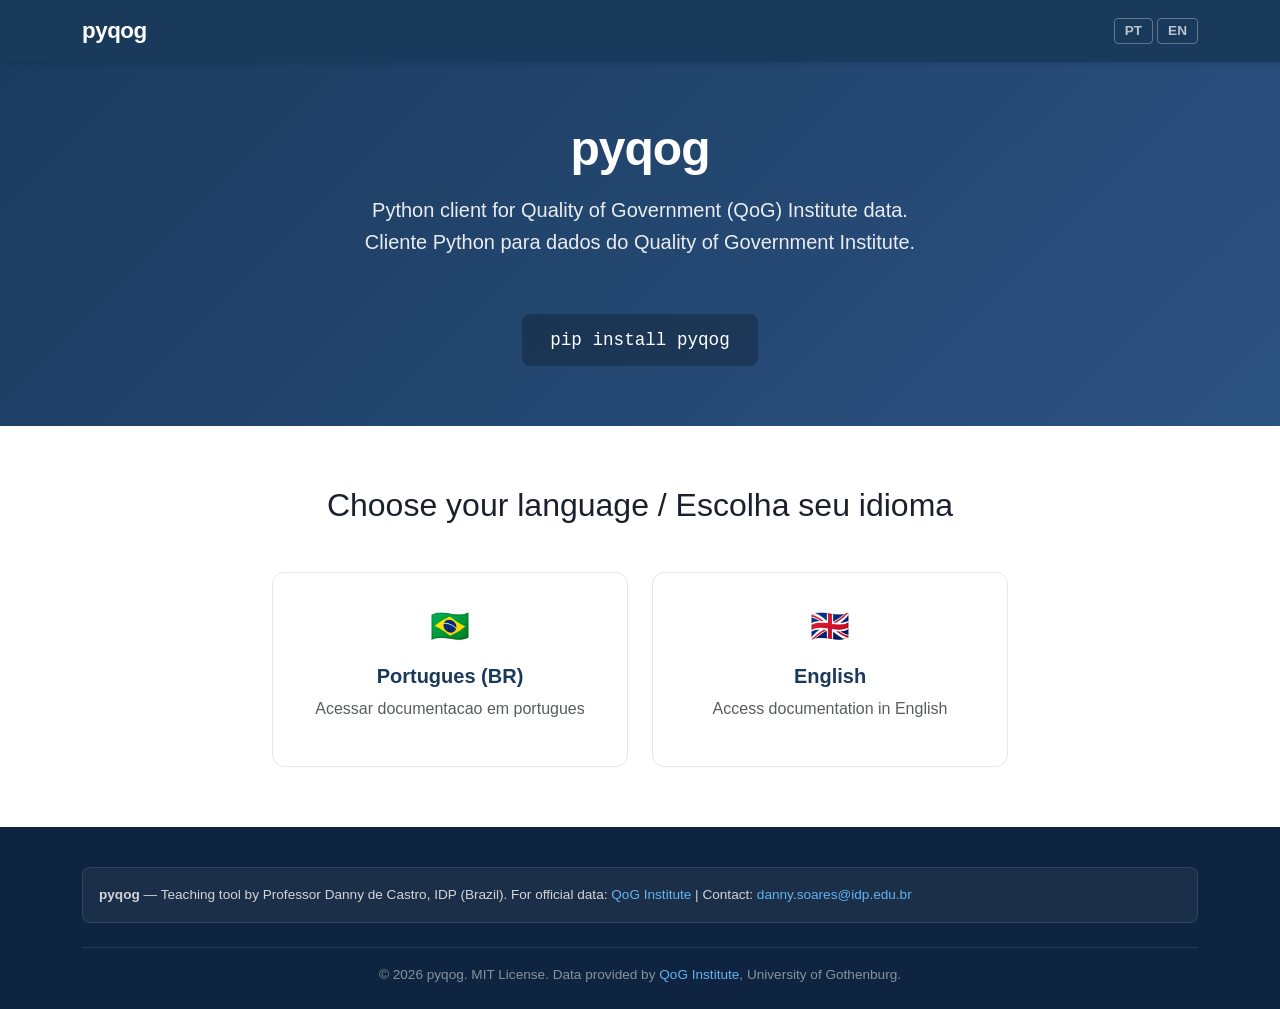
<file: docs/index.html>
<!DOCTYPE html>
<html lang="en">
<head>
    <meta charset="UTF-8">
    <meta name="viewport" content="width=device-width, initial-scale=1.0">
    <title>pyqog — Python client for QoG data</title>
    <link href="https://cdn.jsdelivr.net/npm/bootstrap@5.3.2/dist/css/bootstrap.min.css" rel="stylesheet">
    <link rel="stylesheet" href="css/style.css">
</head>
<body>
    <!-- Navbar -->
    <nav class="navbar navbar-expand-lg navbar-dark fixed-top">
        <div class="container">
            <a class="navbar-brand" href="index.html">pyqog</a>
            <div class="d-flex align-items-center">
                <div class="lang-switcher">
                    <a href="pt/index.html" class="btn btn-lang" data-lang="pt">PT</a>
                    <a href="en/index.html" class="btn btn-lang" data-lang="en">EN</a>
                </div>
            </div>
        </div>
    </nav>

    <!-- Hero -->
    <section class="hero" style="padding-top: 120px;">
        <div class="container">
            <h1>pyqog</h1>
            <p class="lead">
                Python client for Quality of Government (QoG) Institute data.<br>
                Cliente Python para dados do Quality of Government Institute.
            </p>
            <div class="install-badge">pip install pyqog</div>
        </div>
    </section>

    <!-- Language Selection -->
    <section class="content-section">
        <div class="container text-center">
            <h2 class="mb-5">Choose your language / Escolha seu idioma</h2>
            <div class="row justify-content-center g-4">
                <div class="col-md-4">
                    <a href="pt/index.html" class="text-decoration-none" onclick="try{localStorage.setItem('pyqog_lang','pt')}catch(e){}">
                        <div class="feature-card text-center">
                            <div class="icon">&#127463;&#127479;</div>
                            <h5>Portugues (BR)</h5>
                            <p class="text-muted">Acessar documentacao em portugues</p>
                        </div>
                    </a>
                </div>
                <div class="col-md-4">
                    <a href="en/index.html" class="text-decoration-none" onclick="try{localStorage.setItem('pyqog_lang','en')}catch(e){}">
                        <div class="feature-card text-center">
                            <div class="icon">&#127468;&#127463;</div>
                            <h5>English</h5>
                            <p class="text-muted">Access documentation in English</p>
                        </div>
                    </a>
                </div>
            </div>
        </div>
    </section>

    <!-- Footer -->
    <footer class="footer">
        <div class="container">
            <div class="notice-compact">
                <strong>pyqog</strong> — Teaching tool by Professor Danny de Castro, IDP (Brazil). For official data: <a href="https://www.gu.se/en/quality-government">QoG Institute</a> | Contact: <a href="mailto:danny.soares@idp.edu.br">danny.soares@idp.edu.br</a>
            </div>
            <div class="footer-bottom text-center">
                &copy; 2026 pyqog. MIT License. Data provided by <a href="https://www.gu.se/en/quality-government">QoG Institute</a>, University of Gothenburg.
            </div>
        </div>
    </footer>

    <script src="https://cdn.jsdelivr.net/npm/bootstrap@5.3.2/dist/js/bootstrap.bundle.min.js"></script>
    <script src="js/lang-switcher.js"></script>
</body>
</html>
</file>
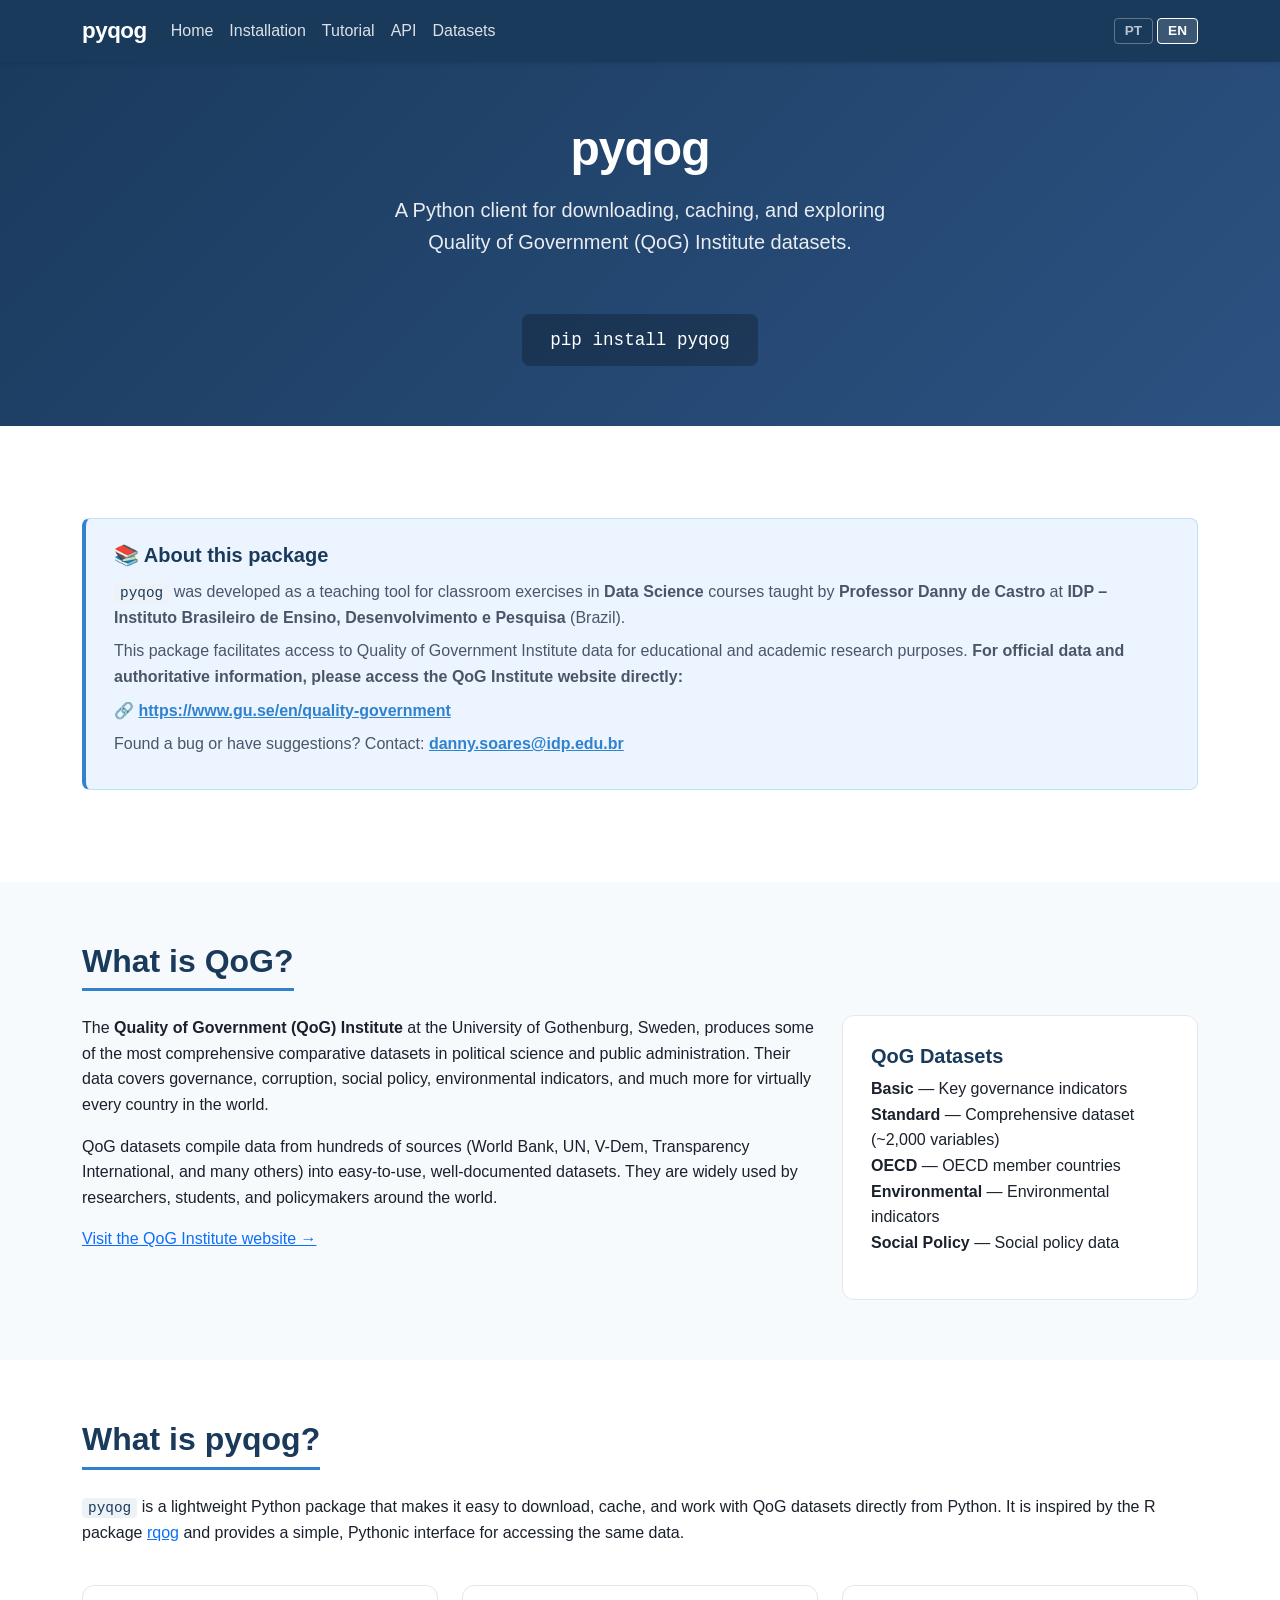
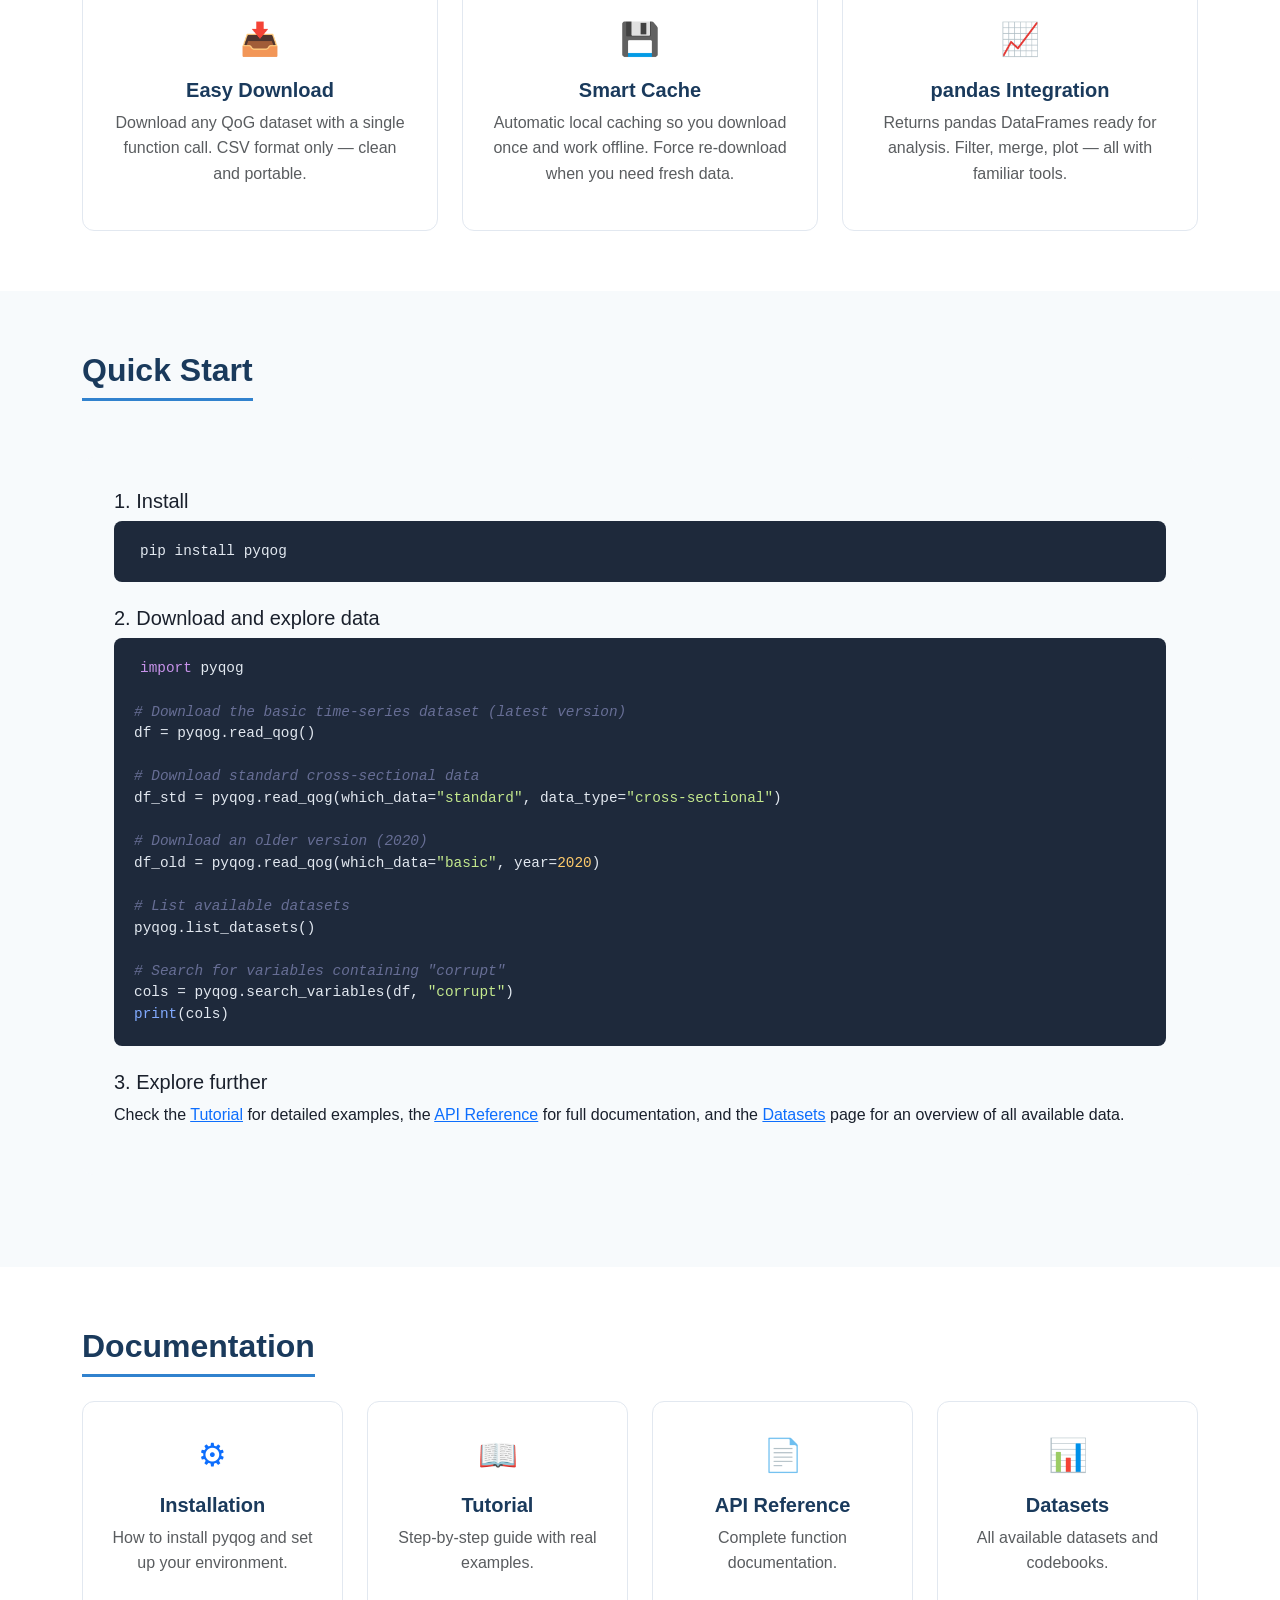
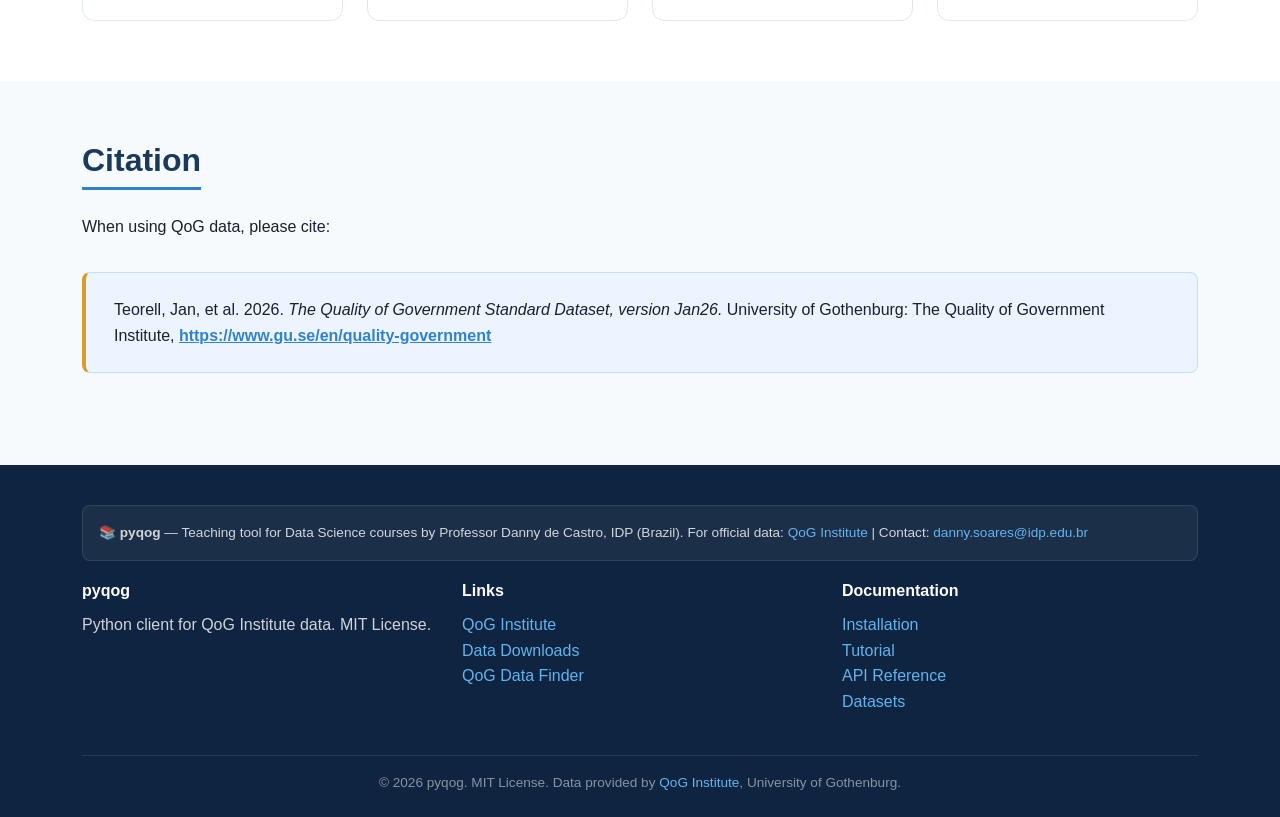
<file: docs/en/index.html>
<!DOCTYPE html>
<html lang="en">
<head>
    <meta charset="UTF-8">
    <meta name="viewport" content="width=device-width, initial-scale=1.0">
    <title>pyqog — Python client for QoG data</title>
    <link href="https://cdn.jsdelivr.net/npm/bootstrap@5.3.2/dist/css/bootstrap.min.css" rel="stylesheet">
    <link rel="stylesheet" href="../css/style.css">
</head>
<body>
    <!-- Navbar -->
    <nav class="navbar navbar-expand-lg navbar-dark fixed-top">
        <div class="container">
            <a class="navbar-brand" href="index.html">pyqog</a>
            <button class="navbar-toggler" type="button" data-bs-toggle="collapse" data-bs-target="#navbarNav">
                <span class="navbar-toggler-icon"></span>
            </button>
            <div class="collapse navbar-collapse" id="navbarNav">
                <ul class="navbar-nav me-auto">
                    <li class="nav-item">
                        <a class="nav-link active" href="index.html">Home</a>
                    </li>
                    <li class="nav-item">
                        <a class="nav-link" href="installation.html">Installation</a>
                    </li>
                    <li class="nav-item">
                        <a class="nav-link" href="tutorial.html">Tutorial</a>
                    </li>
                    <li class="nav-item">
                        <a class="nav-link" href="api.html">API</a>
                    </li>
                    <li class="nav-item">
                        <a class="nav-link" href="datasets.html">Datasets</a>
                    </li>
                </ul>
                <div class="lang-switcher">
                    <a href="../pt/index.html" class="btn btn-lang" data-lang="pt">PT</a>
                    <a href="index.html" class="btn btn-lang active" data-lang="en">EN</a>
                </div>
            </div>
        </div>
    </nav>

    <!-- Hero -->
    <section class="hero" style="padding-top: 120px;">
        <div class="container">
            <h1>pyqog</h1>
            <p class="lead">
                A Python client for downloading, caching, and exploring<br>
                Quality of Government (QoG) Institute datasets.
            </p>
            <div class="install-badge">pip install pyqog</div>
        </div>
    </section>

    <!-- Institutional Notice Card -->
    <section class="content-section">
        <div class="container">
            <div class="notice-card">
                <h5>&#128218; About this package</h5>
                <p>
                    <code>pyqog</code> was developed as a teaching tool for classroom exercises in <strong>Data Science</strong> courses
                    taught by <strong>Professor Danny de Castro</strong> at <strong>IDP &ndash; Instituto Brasileiro de Ensino,
                    Desenvolvimento e Pesquisa</strong> (Brazil).
                </p>
                <p>
                    This package facilitates access to Quality of Government Institute data for educational and academic research purposes.
                    <strong>For official data and authoritative information, please access the QoG Institute website directly:</strong>
                </p>
                <p>
                    &#128279; <a href="https://www.gu.se/en/quality-government" target="_blank" rel="noopener">https://www.gu.se/en/quality-government</a>
                </p>
                <p>
                    Found a bug or have suggestions? Contact: <strong><a href="mailto:danny.soares@idp.edu.br">danny.soares@idp.edu.br</a></strong>
                </p>
            </div>
        </div>
    </section>

    <!-- What is QoG -->
    <section class="content-section" id="qog">
        <div class="container">
            <h2 class="section-title">What is QoG?</h2>
            <div class="row">
                <div class="col-lg-8">
                    <p>
                        The <strong>Quality of Government (QoG) Institute</strong> at the University of Gothenburg, Sweden,
                        produces some of the most comprehensive comparative datasets in political science and public administration.
                        Their data covers governance, corruption, social policy, environmental indicators, and much more for
                        virtually every country in the world.
                    </p>
                    <p>
                        QoG datasets compile data from hundreds of sources (World Bank, UN, V-Dem, Transparency International,
                        and many others) into easy-to-use, well-documented datasets. They are widely used by researchers, students,
                        and policymakers around the world.
                    </p>
                    <p>
                        <a href="https://www.gu.se/en/quality-government" target="_blank" rel="noopener">Visit the QoG Institute website &rarr;</a>
                    </p>
                </div>
                <div class="col-lg-4">
                    <div class="feature-card">
                        <h5>QoG Datasets</h5>
                        <ul class="list-unstyled">
                            <li><strong>Basic</strong> &mdash; Key governance indicators</li>
                            <li><strong>Standard</strong> &mdash; Comprehensive dataset (~2,000 variables)</li>
                            <li><strong>OECD</strong> &mdash; OECD member countries</li>
                            <li><strong>Environmental</strong> &mdash; Environmental indicators</li>
                            <li><strong>Social Policy</strong> &mdash; Social policy data</li>
                        </ul>
                    </div>
                </div>
            </div>
        </div>
    </section>

    <!-- What is pyqog -->
    <section class="content-section" id="pyqog">
        <div class="container">
            <h2 class="section-title">What is pyqog?</h2>
            <p>
                <code>pyqog</code> is a lightweight Python package that makes it easy to download, cache, and work with
                QoG datasets directly from Python. It is inspired by the R package
                <a href="https://github.com/rOpenGov/rqog" target="_blank" rel="noopener">rqog</a> and provides a simple,
                Pythonic interface for accessing the same data.
            </p>
            <div class="row g-4 mt-3">
                <div class="col-md-4">
                    <div class="feature-card text-center">
                        <div class="icon">&#128229;</div>
                        <h5>Easy Download</h5>
                        <p class="text-muted">Download any QoG dataset with a single function call. CSV format only &mdash; clean and portable.</p>
                    </div>
                </div>
                <div class="col-md-4">
                    <div class="feature-card text-center">
                        <div class="icon">&#128190;</div>
                        <h5>Smart Cache</h5>
                        <p class="text-muted">Automatic local caching so you download once and work offline. Force re-download when you need fresh data.</p>
                    </div>
                </div>
                <div class="col-md-4">
                    <div class="feature-card text-center">
                        <div class="icon">&#128200;</div>
                        <h5>pandas Integration</h5>
                        <p class="text-muted">Returns pandas DataFrames ready for analysis. Filter, merge, plot &mdash; all with familiar tools.</p>
                    </div>
                </div>
            </div>
        </div>
    </section>

    <!-- Quick Start -->
    <section class="content-section" id="quickstart">
        <div class="container">
            <h2 class="section-title">Quick Start</h2>
            <div class="quickstart">
                <h5>1. Install</h5>
<pre><code>pip install pyqog</code></pre>

                <h5 class="mt-4">2. Download and explore data</h5>
<pre><code><span class="kw">import</span> pyqog

<span class="cm"># Download the basic time-series dataset (latest version)</span>
df = pyqog.read_qog()

<span class="cm"># Download standard cross-sectional data</span>
df_std = pyqog.read_qog(which_data=<span class="st">"standard"</span>, data_type=<span class="st">"cross-sectional"</span>)

<span class="cm"># Download an older version (2020)</span>
df_old = pyqog.read_qog(which_data=<span class="st">"basic"</span>, year=<span class="nb">2020</span>)

<span class="cm"># List available datasets</span>
pyqog.list_datasets()

<span class="cm"># Search for variables containing "corrupt"</span>
cols = pyqog.search_variables(df, <span class="st">"corrupt"</span>)
<span class="fn">print</span>(cols)</code></pre>

                <h5 class="mt-4">3. Explore further</h5>
                <p>
                    Check the <a href="tutorial.html">Tutorial</a> for detailed examples, the
                    <a href="api.html">API Reference</a> for full documentation, and the
                    <a href="datasets.html">Datasets</a> page for an overview of all available data.
                </p>
            </div>
        </div>
    </section>

    <!-- Navigation Cards -->
    <section class="content-section" id="sections">
        <div class="container">
            <h2 class="section-title">Documentation</h2>
            <div class="row g-4">
                <div class="col-md-3">
                    <a href="installation.html" class="text-decoration-none">
                        <div class="feature-card text-center">
                            <div class="icon">&#9881;</div>
                            <h5>Installation</h5>
                            <p class="text-muted">How to install pyqog and set up your environment.</p>
                        </div>
                    </a>
                </div>
                <div class="col-md-3">
                    <a href="tutorial.html" class="text-decoration-none">
                        <div class="feature-card text-center">
                            <div class="icon">&#128214;</div>
                            <h5>Tutorial</h5>
                            <p class="text-muted">Step-by-step guide with real examples.</p>
                        </div>
                    </a>
                </div>
                <div class="col-md-3">
                    <a href="api.html" class="text-decoration-none">
                        <div class="feature-card text-center">
                            <div class="icon">&#128196;</div>
                            <h5>API Reference</h5>
                            <p class="text-muted">Complete function documentation.</p>
                        </div>
                    </a>
                </div>
                <div class="col-md-3">
                    <a href="datasets.html" class="text-decoration-none">
                        <div class="feature-card text-center">
                            <div class="icon">&#128202;</div>
                            <h5>Datasets</h5>
                            <p class="text-muted">All available datasets and codebooks.</p>
                        </div>
                    </a>
                </div>
            </div>
        </div>
    </section>

    <!-- Citation -->
    <section class="content-section" id="citation">
        <div class="container">
            <h2 class="section-title">Citation</h2>
            <p>When using QoG data, please cite:</p>
            <blockquote class="notice-card" style="border-left-color: var(--warning);">
                Teorell, Jan, et al. 2026. <em>The Quality of Government Standard Dataset, version Jan26.</em>
                University of Gothenburg: The Quality of Government Institute,
                <a href="https://www.gu.se/en/quality-government" target="_blank" rel="noopener">https://www.gu.se/en/quality-government</a>
            </blockquote>
        </div>
    </section>

    <!-- Footer -->
    <footer class="footer">
        <div class="container">
            <div class="notice-compact">
                &#128218; <strong>pyqog</strong> &mdash; Teaching tool for Data Science courses by Professor Danny de Castro, IDP (Brazil).
                For official data: <a href="https://www.gu.se/en/quality-government" target="_blank" rel="noopener">QoG Institute</a> |
                Contact: <a href="mailto:danny.soares@idp.edu.br">danny.soares@idp.edu.br</a>
            </div>
            <div class="row">
                <div class="col-md-4">
                    <h6>pyqog</h6>
                    <p>Python client for QoG Institute data. MIT License.</p>
                </div>
                <div class="col-md-4">
                    <h6>Links</h6>
                    <ul class="list-unstyled">
                        <li><a href="https://www.gu.se/en/quality-government" target="_blank" rel="noopener">QoG Institute</a></li>
                        <li><a href="https://www.gu.se/en/quality-government/qog-data/data-downloads" target="_blank" rel="noopener">Data Downloads</a></li>
                        <li><a href="https://datafinder.qog.gu.se/" target="_blank" rel="noopener">QoG Data Finder</a></li>
                    </ul>
                </div>
                <div class="col-md-4">
                    <h6>Documentation</h6>
                    <ul class="list-unstyled">
                        <li><a href="installation.html">Installation</a></li>
                        <li><a href="tutorial.html">Tutorial</a></li>
                        <li><a href="api.html">API Reference</a></li>
                        <li><a href="datasets.html">Datasets</a></li>
                    </ul>
                </div>
            </div>
            <div class="footer-bottom text-center">
                &copy; 2026 pyqog. MIT License. Data provided by <a href="https://www.gu.se/en/quality-government">QoG Institute</a>, University of Gothenburg.
            </div>
        </div>
    </footer>

    <script src="https://cdn.jsdelivr.net/npm/bootstrap@5.3.2/dist/js/bootstrap.bundle.min.js"></script>
    <script src="../js/lang-switcher.js"></script>
</body>
</html>
</file>
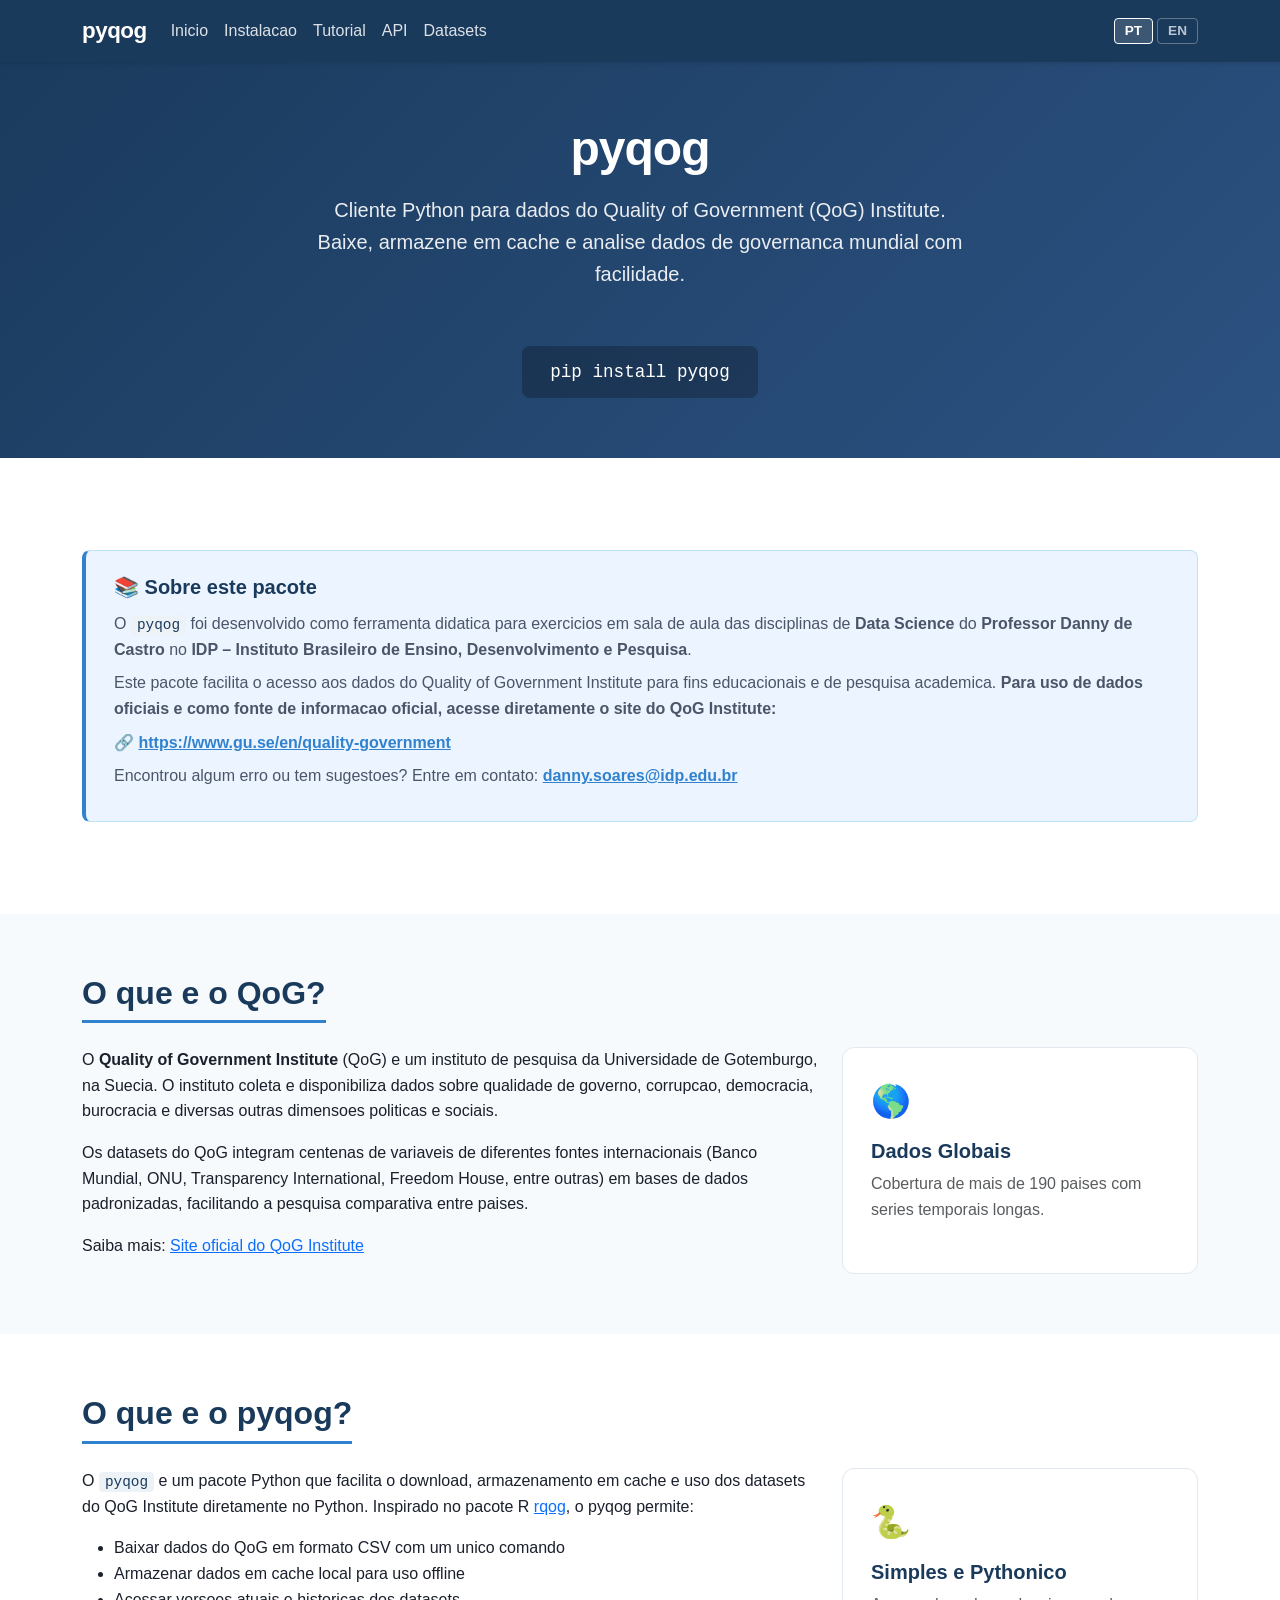
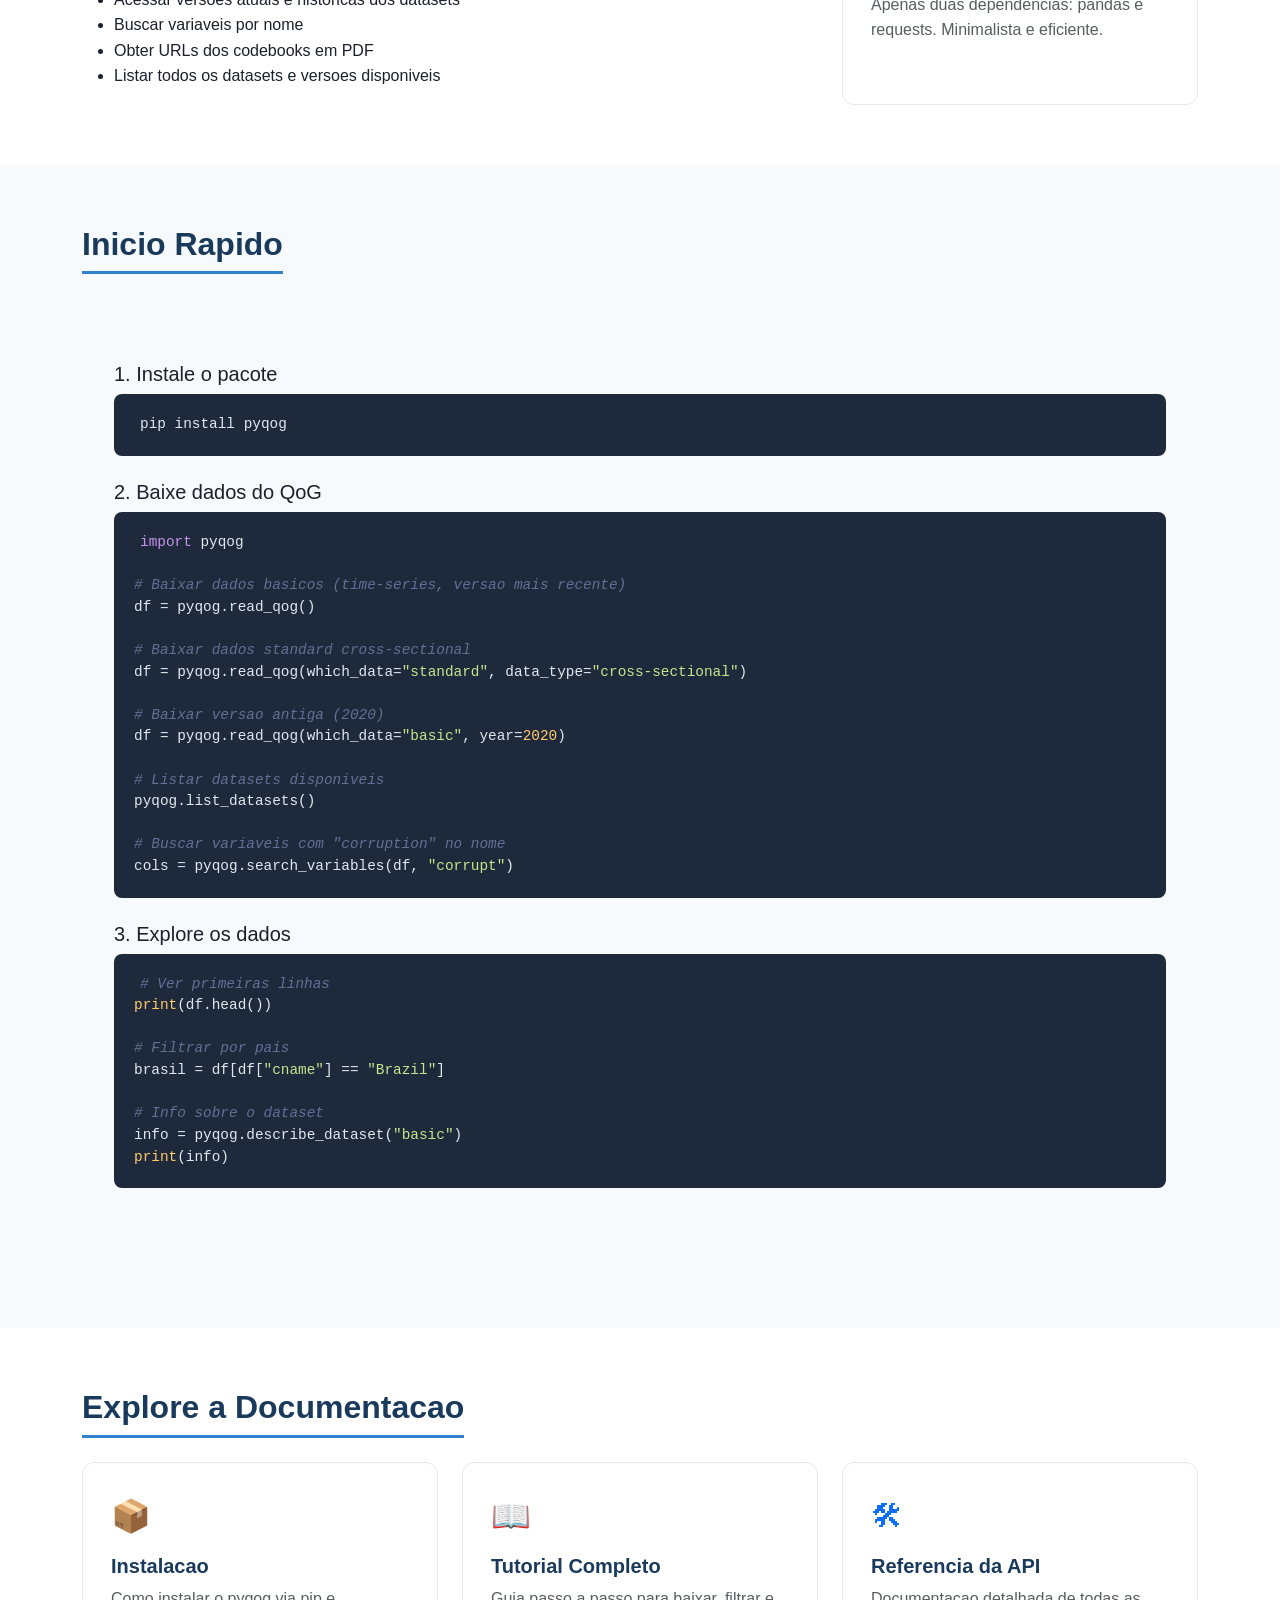
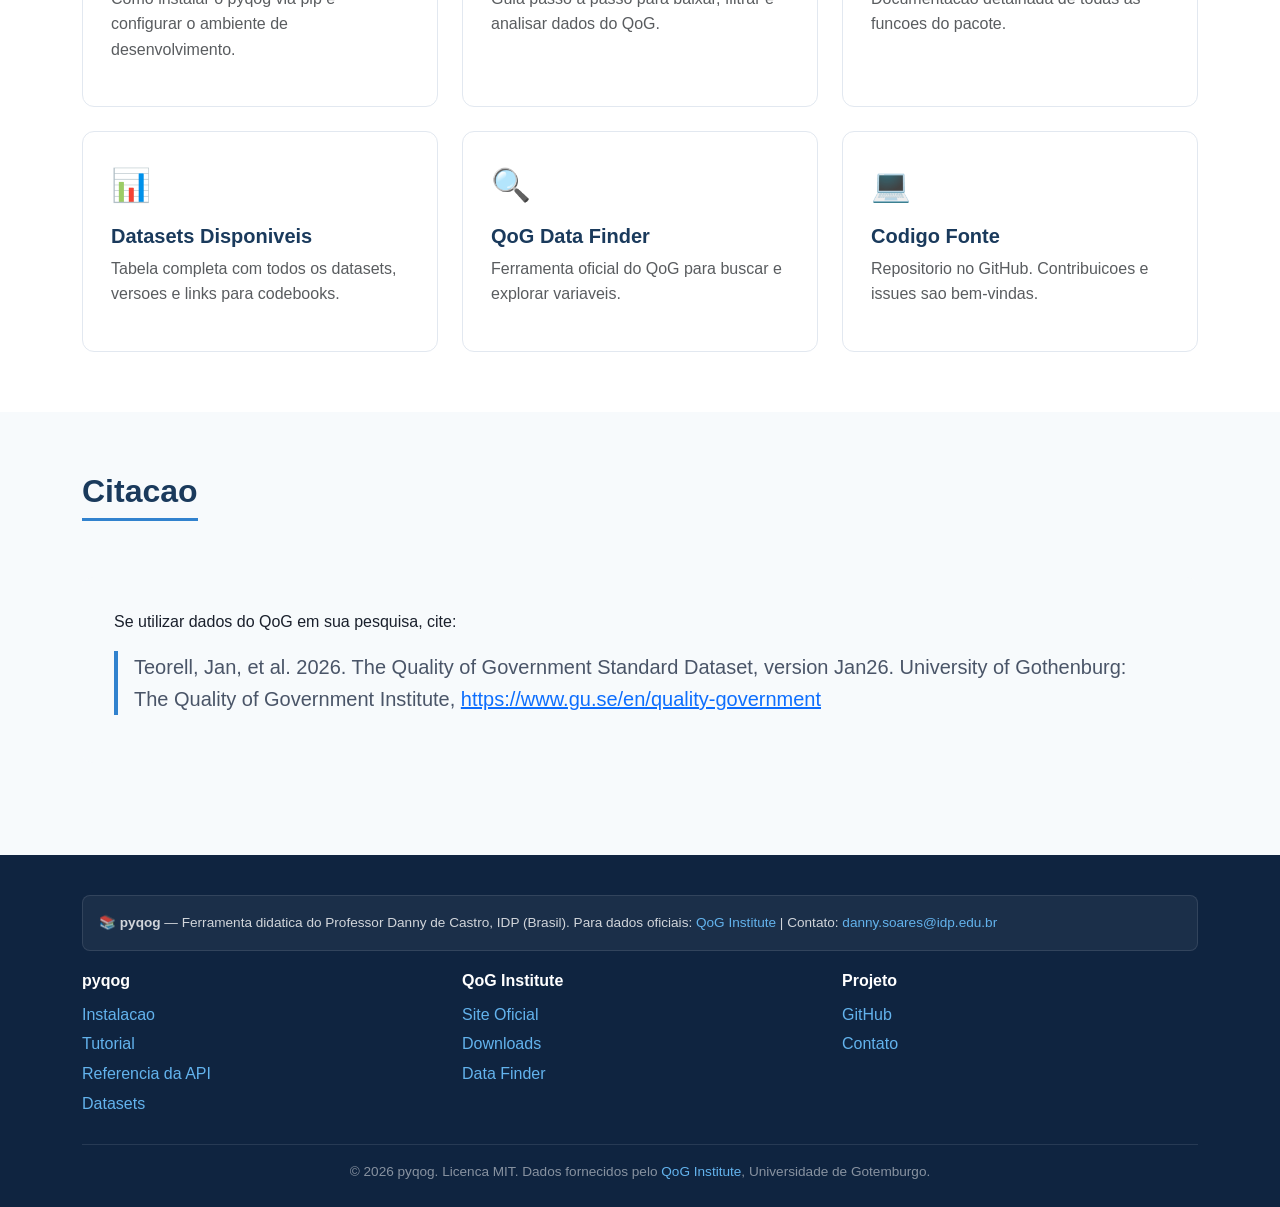
<file: docs/pt/index.html>
<!DOCTYPE html>
<html lang="pt-BR">
<head>
    <meta charset="UTF-8">
    <meta name="viewport" content="width=device-width, initial-scale=1.0">
    <title>pyqog — Cliente Python para dados QoG</title>
    <link href="https://cdn.jsdelivr.net/npm/bootstrap@5.3.2/dist/css/bootstrap.min.css" rel="stylesheet">
    <link rel="stylesheet" href="../css/style.css">
</head>
<body>
    <!-- Navbar -->
    <nav class="navbar navbar-expand-lg navbar-dark fixed-top">
        <div class="container">
            <a class="navbar-brand" href="index.html">pyqog</a>
            <button class="navbar-toggler" type="button" data-bs-toggle="collapse" data-bs-target="#navbarNav">
                <span class="navbar-toggler-icon"></span>
            </button>
            <div class="collapse navbar-collapse" id="navbarNav">
                <ul class="navbar-nav me-auto">
                    <li class="nav-item"><a class="nav-link active" href="index.html">Inicio</a></li>
                    <li class="nav-item"><a class="nav-link" href="instalacao.html">Instalacao</a></li>
                    <li class="nav-item"><a class="nav-link" href="tutorial.html">Tutorial</a></li>
                    <li class="nav-item"><a class="nav-link" href="api.html">API</a></li>
                    <li class="nav-item"><a class="nav-link" href="datasets.html">Datasets</a></li>
                </ul>
                <div class="lang-switcher">
                    <a href="index.html" class="btn btn-lang active" data-lang="pt">PT</a>
                    <a href="../en/index.html" class="btn btn-lang" data-lang="en">EN</a>
                </div>
            </div>
        </div>
    </nav>

    <!-- Hero -->
    <section class="hero" style="padding-top: 120px;">
        <div class="container">
            <h1>pyqog</h1>
            <p class="lead">
                Cliente Python para dados do Quality of Government (QoG) Institute.<br>
                Baixe, armazene em cache e analise dados de governanca mundial com facilidade.
            </p>
            <div class="install-badge">pip install pyqog</div>
        </div>
    </section>

    <!-- Institutional Notice Card -->
    <section class="content-section">
        <div class="container">
            <div class="notice-card">
                <h5>&#128218; Sobre este pacote</h5>
                <p>
                    O <code>pyqog</code> foi desenvolvido como ferramenta didatica para exercicios em sala de aula das disciplinas de
                    <strong>Data Science</strong> do <strong>Professor Danny de Castro</strong> no
                    <strong>IDP &ndash; Instituto Brasileiro de Ensino, Desenvolvimento e Pesquisa</strong>.
                </p>
                <p>
                    Este pacote facilita o acesso aos dados do Quality of Government Institute para fins educacionais e de pesquisa
                    academica. <strong>Para uso de dados oficiais e como fonte de informacao oficial, acesse diretamente o site do QoG Institute:</strong>
                </p>
                <p>
                    &#128279; <a href="https://www.gu.se/en/quality-government" target="_blank" rel="noopener">https://www.gu.se/en/quality-government</a>
                </p>
                <p>
                    Encontrou algum erro ou tem sugestoes? Entre em contato: <strong><a href="mailto:danny.soares@idp.edu.br">danny.soares@idp.edu.br</a></strong>
                </p>
            </div>
        </div>
    </section>

    <!-- What is QoG -->
    <section class="content-section" id="qog">
        <div class="container">
            <h2 class="section-title">O que e o QoG?</h2>
            <div class="row">
                <div class="col-lg-8">
                    <p>
                        O <strong>Quality of Government Institute</strong> (QoG) e um instituto de pesquisa da Universidade de Gotemburgo, na Suecia.
                        O instituto coleta e disponibiliza dados sobre qualidade de governo, corrupcao, democracia, burocracia e diversas
                        outras dimensoes politicas e sociais.
                    </p>
                    <p>
                        Os datasets do QoG integram centenas de variaveis de diferentes fontes internacionais (Banco Mundial, ONU, Transparency International,
                        Freedom House, entre outras) em bases de dados padronizadas, facilitando a pesquisa comparativa entre paises.
                    </p>
                    <p>
                        Saiba mais: <a href="https://www.gu.se/en/quality-government" target="_blank" rel="noopener">Site oficial do QoG Institute</a>
                    </p>
                </div>
                <div class="col-lg-4">
                    <div class="feature-card">
                        <div class="icon">&#127758;</div>
                        <h5>Dados Globais</h5>
                        <p class="text-muted">Cobertura de mais de 190 paises com series temporais longas.</p>
                    </div>
                </div>
            </div>
        </div>
    </section>

    <!-- What is pyqog -->
    <section class="content-section" id="pyqog">
        <div class="container">
            <h2 class="section-title">O que e o pyqog?</h2>
            <div class="row">
                <div class="col-lg-8">
                    <p>
                        O <code>pyqog</code> e um pacote Python que facilita o download, armazenamento em cache e uso dos datasets do
                        QoG Institute diretamente no Python. Inspirado no pacote R
                        <a href="https://github.com/rOpenGov/rqog" target="_blank" rel="noopener">rqog</a>, o pyqog permite:
                    </p>
                    <ul>
                        <li>Baixar dados do QoG em formato CSV com um unico comando</li>
                        <li>Armazenar dados em cache local para uso offline</li>
                        <li>Acessar versoes atuais e historicas dos datasets</li>
                        <li>Buscar variaveis por nome</li>
                        <li>Obter URLs dos codebooks em PDF</li>
                        <li>Listar todos os datasets e versoes disponiveis</li>
                    </ul>
                </div>
                <div class="col-lg-4">
                    <div class="feature-card">
                        <div class="icon">&#128013;</div>
                        <h5>Simples e Pythonico</h5>
                        <p class="text-muted">Apenas duas dependencias: pandas e requests. Minimalista e eficiente.</p>
                    </div>
                </div>
            </div>
        </div>
    </section>

    <!-- Quick Start -->
    <section class="content-section" id="quickstart">
        <div class="container">
            <h2 class="section-title">Inicio Rapido</h2>
            <div class="quickstart">
                <h5>1. Instale o pacote</h5>
<pre><code>pip install pyqog</code></pre>

                <h5 class="mt-4">2. Baixe dados do QoG</h5>
<pre><code><span class="kw">import</span> pyqog

<span class="cm"># Baixar dados basicos (time-series, versao mais recente)</span>
df = pyqog.read_qog()

<span class="cm"># Baixar dados standard cross-sectional</span>
df = pyqog.read_qog(which_data=<span class="st">"standard"</span>, data_type=<span class="st">"cross-sectional"</span>)

<span class="cm"># Baixar versao antiga (2020)</span>
df = pyqog.read_qog(which_data=<span class="st">"basic"</span>, year=<span class="nb">2020</span>)

<span class="cm"># Listar datasets disponiveis</span>
pyqog.list_datasets()

<span class="cm"># Buscar variaveis com "corruption" no nome</span>
cols = pyqog.search_variables(df, <span class="st">"corrupt"</span>)
</code></pre>

                <h5 class="mt-4">3. Explore os dados</h5>
<pre><code><span class="cm"># Ver primeiras linhas</span>
<span class="nb">print</span>(df.head())

<span class="cm"># Filtrar por pais</span>
brasil = df[df[<span class="st">"cname"</span>] == <span class="st">"Brazil"</span>]

<span class="cm"># Info sobre o dataset</span>
info = pyqog.describe_dataset(<span class="st">"basic"</span>)
<span class="nb">print</span>(info)
</code></pre>
            </div>
        </div>
    </section>

    <!-- Navigation Cards -->
    <section class="content-section" id="secoes">
        <div class="container">
            <h2 class="section-title">Explore a Documentacao</h2>
            <div class="row g-4">
                <div class="col-md-4">
                    <a href="instalacao.html" class="text-decoration-none">
                        <div class="feature-card">
                            <div class="icon">&#128230;</div>
                            <h5>Instalacao</h5>
                            <p class="text-muted">Como instalar o pyqog via pip e configurar o ambiente de desenvolvimento.</p>
                        </div>
                    </a>
                </div>
                <div class="col-md-4">
                    <a href="tutorial.html" class="text-decoration-none">
                        <div class="feature-card">
                            <div class="icon">&#128214;</div>
                            <h5>Tutorial Completo</h5>
                            <p class="text-muted">Guia passo a passo para baixar, filtrar e analisar dados do QoG.</p>
                        </div>
                    </a>
                </div>
                <div class="col-md-4">
                    <a href="api.html" class="text-decoration-none">
                        <div class="feature-card">
                            <div class="icon">&#128736;</div>
                            <h5>Referencia da API</h5>
                            <p class="text-muted">Documentacao detalhada de todas as funcoes do pacote.</p>
                        </div>
                    </a>
                </div>
                <div class="col-md-4">
                    <a href="datasets.html" class="text-decoration-none">
                        <div class="feature-card">
                            <div class="icon">&#128202;</div>
                            <h5>Datasets Disponiveis</h5>
                            <p class="text-muted">Tabela completa com todos os datasets, versoes e links para codebooks.</p>
                        </div>
                    </a>
                </div>
                <div class="col-md-4">
                    <a href="https://datafinder.qog.gu.se/" target="_blank" rel="noopener" class="text-decoration-none">
                        <div class="feature-card">
                            <div class="icon">&#128269;</div>
                            <h5>QoG Data Finder</h5>
                            <p class="text-muted">Ferramenta oficial do QoG para buscar e explorar variaveis.</p>
                        </div>
                    </a>
                </div>
                <div class="col-md-4">
                    <a href="https://github.com/prof-danny-idp/pyqog" target="_blank" rel="noopener" class="text-decoration-none">
                        <div class="feature-card">
                            <div class="icon">&#128187;</div>
                            <h5>Codigo Fonte</h5>
                            <p class="text-muted">Repositorio no GitHub. Contribuicoes e issues sao bem-vindas.</p>
                        </div>
                    </a>
                </div>
            </div>
        </div>
    </section>

    <!-- Citation -->
    <section class="content-section" id="citacao">
        <div class="container">
            <h2 class="section-title">Citacao</h2>
            <div class="quickstart">
                <p>Se utilizar dados do QoG em sua pesquisa, cite:</p>
                <blockquote class="blockquote" style="border-left: 4px solid var(--accent); padding-left: 16px; color: var(--text-muted);">
                    Teorell, Jan, et al. 2026. The Quality of Government Standard Dataset, version Jan26.
                    University of Gothenburg: The Quality of Government Institute,
                    <a href="https://www.gu.se/en/quality-government" target="_blank" rel="noopener">https://www.gu.se/en/quality-government</a>
                </blockquote>
            </div>
        </div>
    </section>

    <!-- Footer -->
    <footer class="footer">
        <div class="container">
            <div class="notice-compact">
                &#128218; <strong>pyqog</strong> &mdash; Ferramenta didatica do Professor Danny de Castro, IDP (Brasil).
                Para dados oficiais: <a href="https://www.gu.se/en/quality-government">QoG Institute</a> |
                Contato: <a href="mailto:danny.soares@idp.edu.br">danny.soares@idp.edu.br</a>
            </div>
            <div class="row">
                <div class="col-md-4">
                    <h6>pyqog</h6>
                    <p class="mb-1"><a href="instalacao.html">Instalacao</a></p>
                    <p class="mb-1"><a href="tutorial.html">Tutorial</a></p>
                    <p class="mb-1"><a href="api.html">Referencia da API</a></p>
                    <p class="mb-1"><a href="datasets.html">Datasets</a></p>
                </div>
                <div class="col-md-4">
                    <h6>QoG Institute</h6>
                    <p class="mb-1"><a href="https://www.gu.se/en/quality-government" target="_blank" rel="noopener">Site Oficial</a></p>
                    <p class="mb-1"><a href="https://www.gu.se/en/quality-government/qog-data/data-downloads" target="_blank" rel="noopener">Downloads</a></p>
                    <p class="mb-1"><a href="https://datafinder.qog.gu.se/" target="_blank" rel="noopener">Data Finder</a></p>
                </div>
                <div class="col-md-4">
                    <h6>Projeto</h6>
                    <p class="mb-1"><a href="https://github.com/prof-danny-idp/pyqog" target="_blank" rel="noopener">GitHub</a></p>
                    <p class="mb-1"><a href="mailto:danny.soares@idp.edu.br">Contato</a></p>
                </div>
            </div>
            <div class="footer-bottom text-center">
                &copy; 2026 pyqog. Licenca MIT. Dados fornecidos pelo <a href="https://www.gu.se/en/quality-government">QoG Institute</a>, Universidade de Gotemburgo.
            </div>
        </div>
    </footer>

    <script src="https://cdn.jsdelivr.net/npm/bootstrap@5.3.2/dist/js/bootstrap.bundle.min.js"></script>
    <script src="../js/lang-switcher.js"></script>
</body>
</html>
</file>
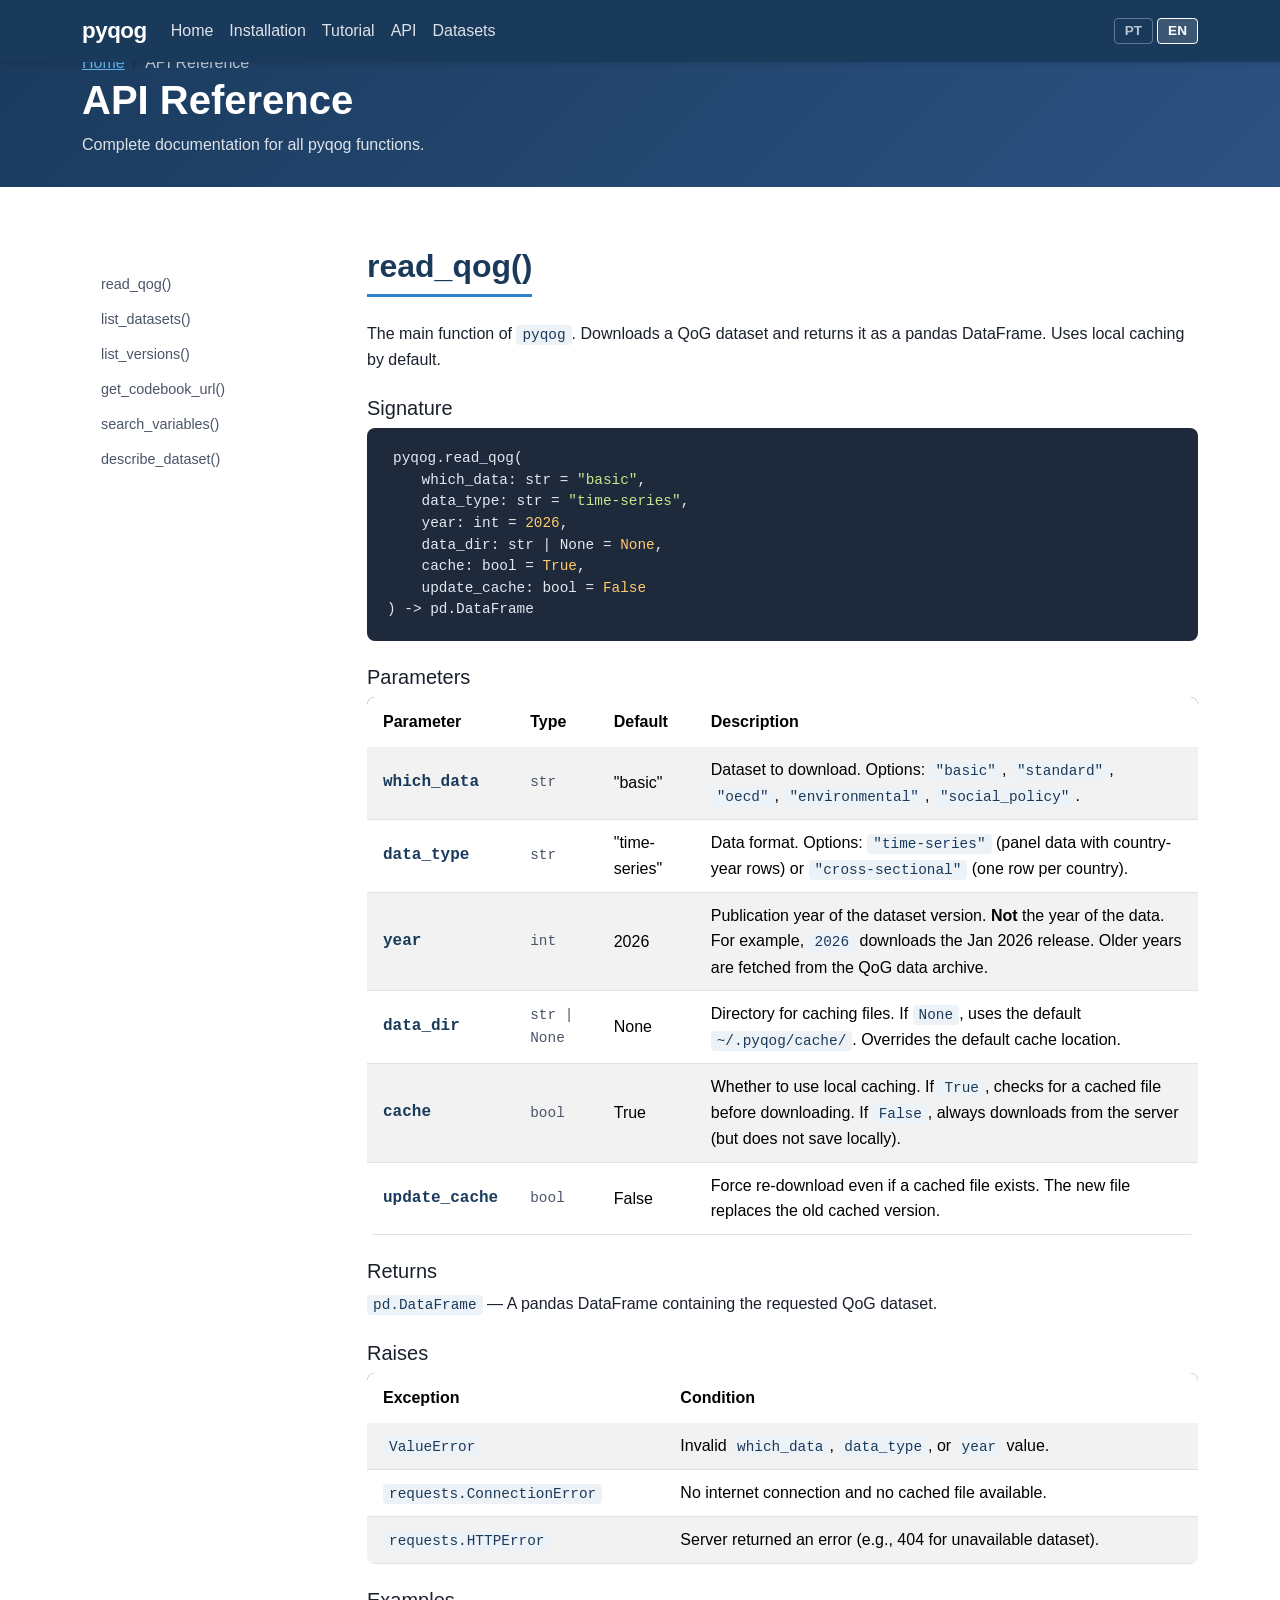
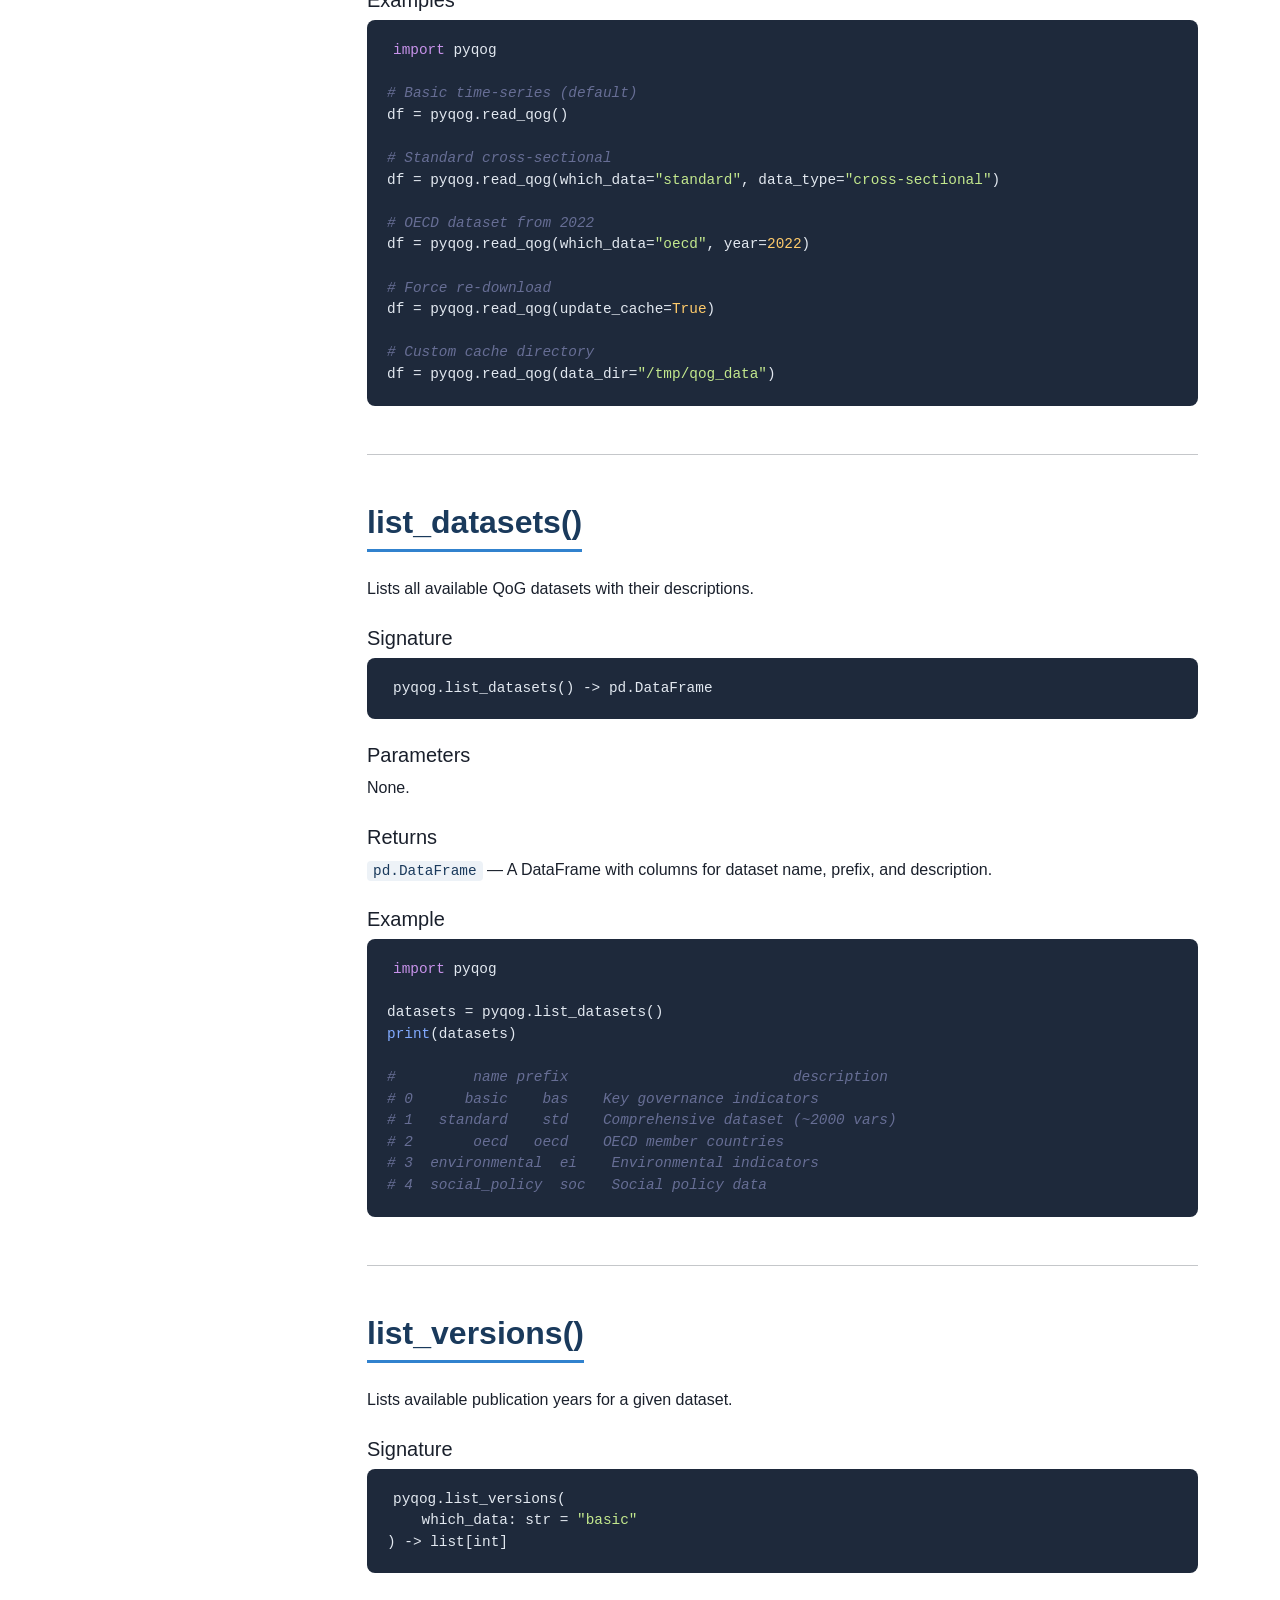
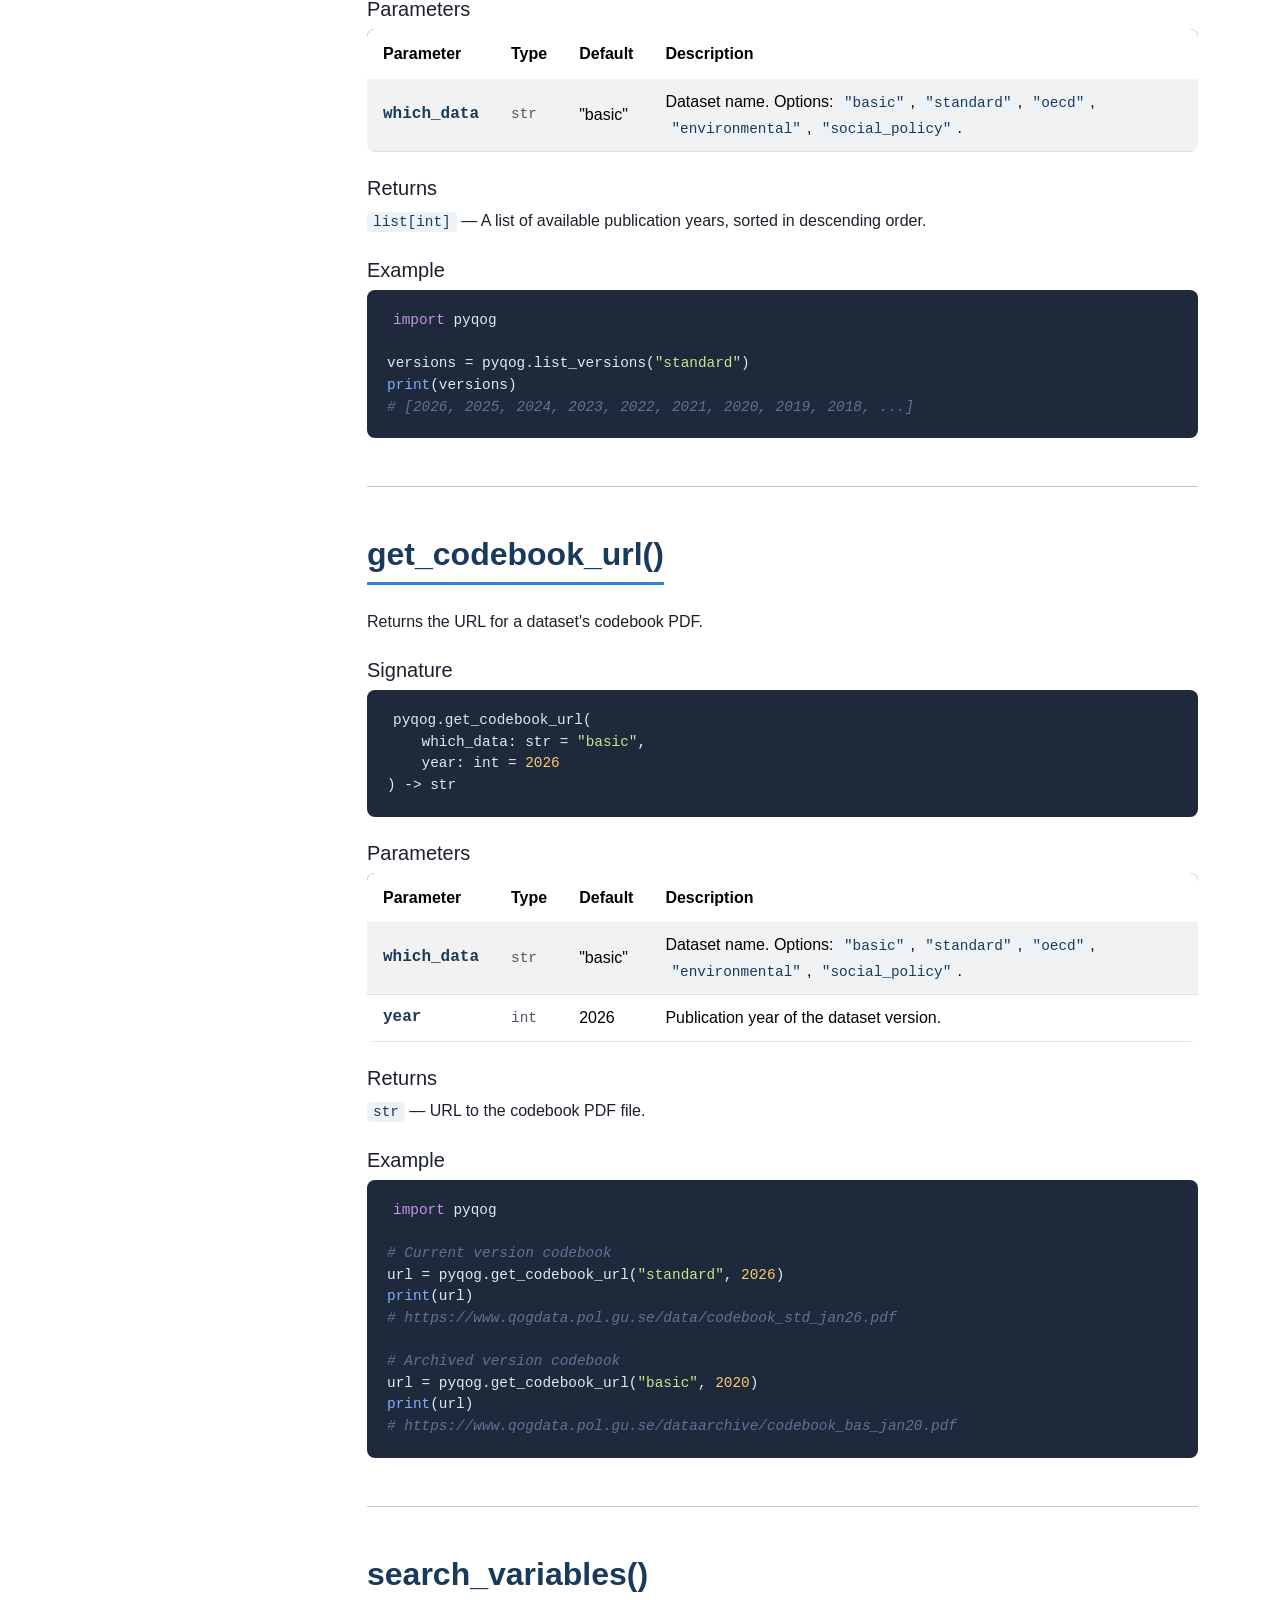
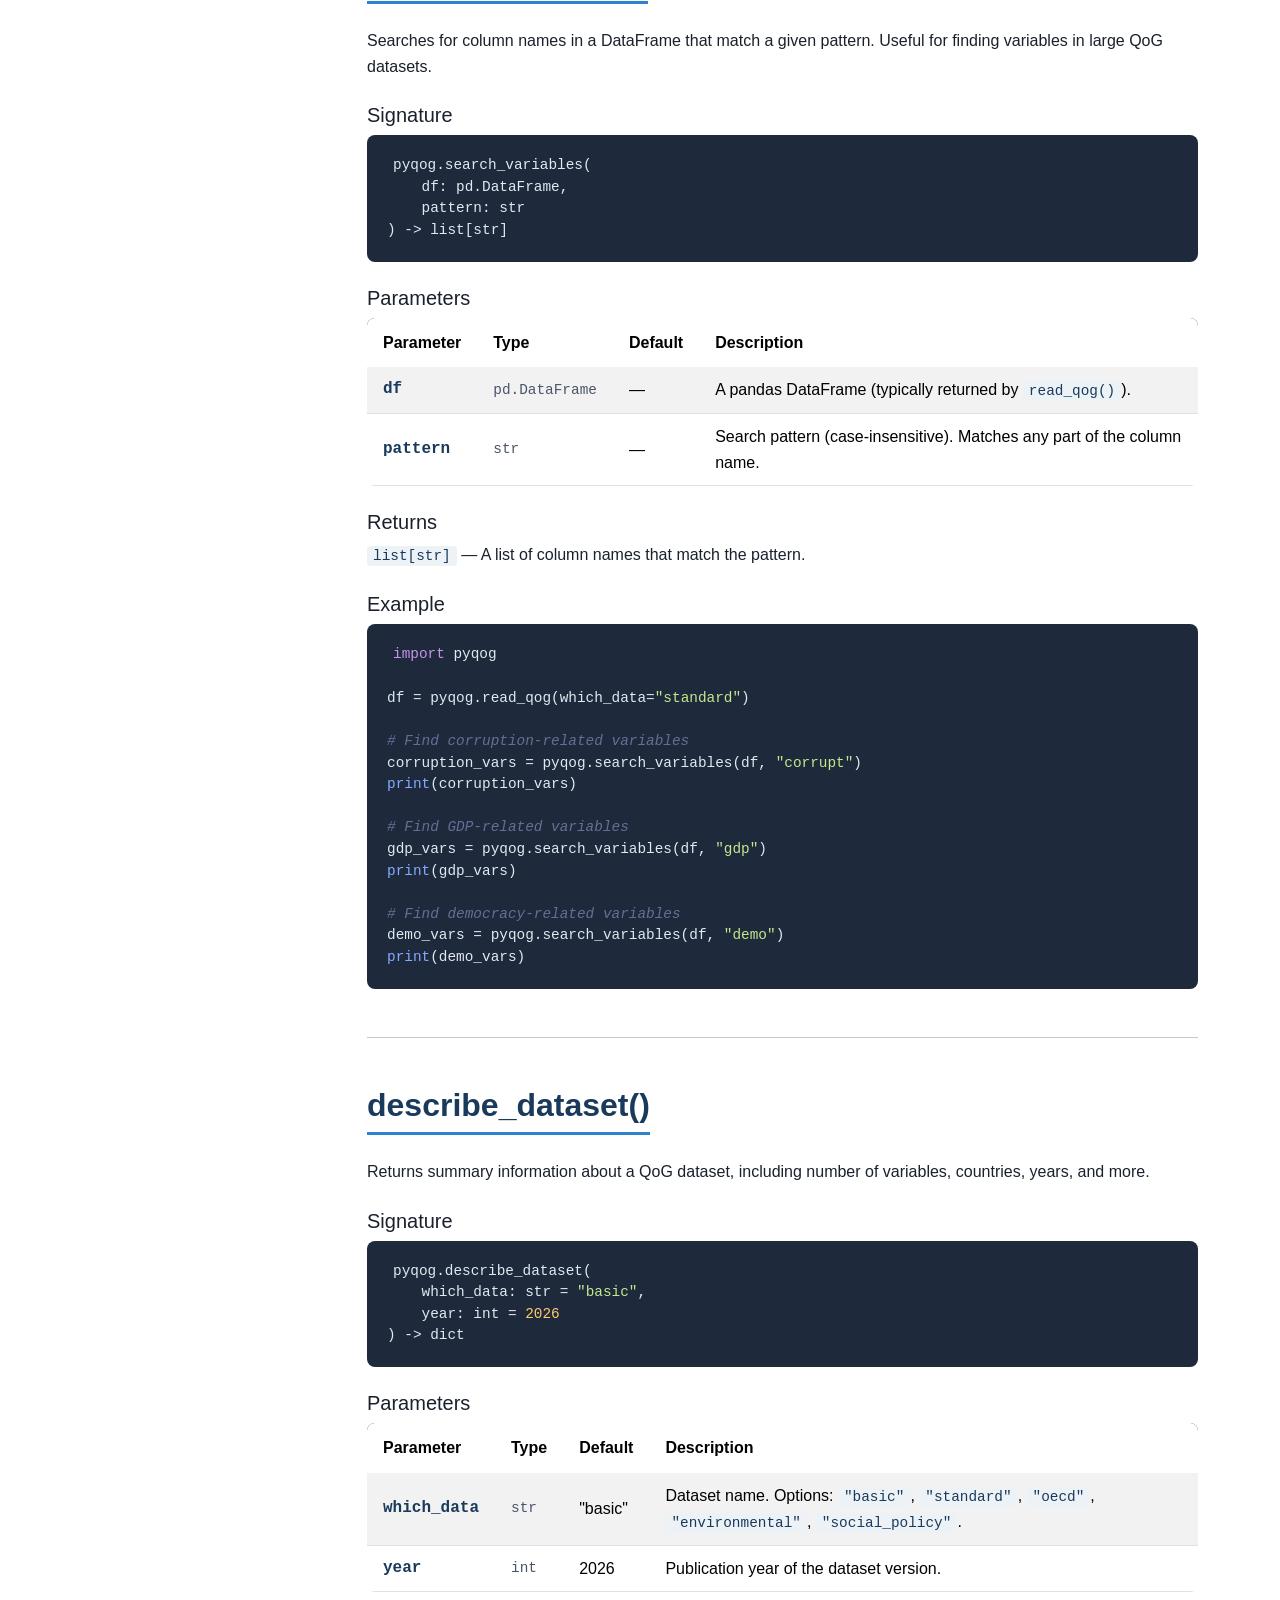
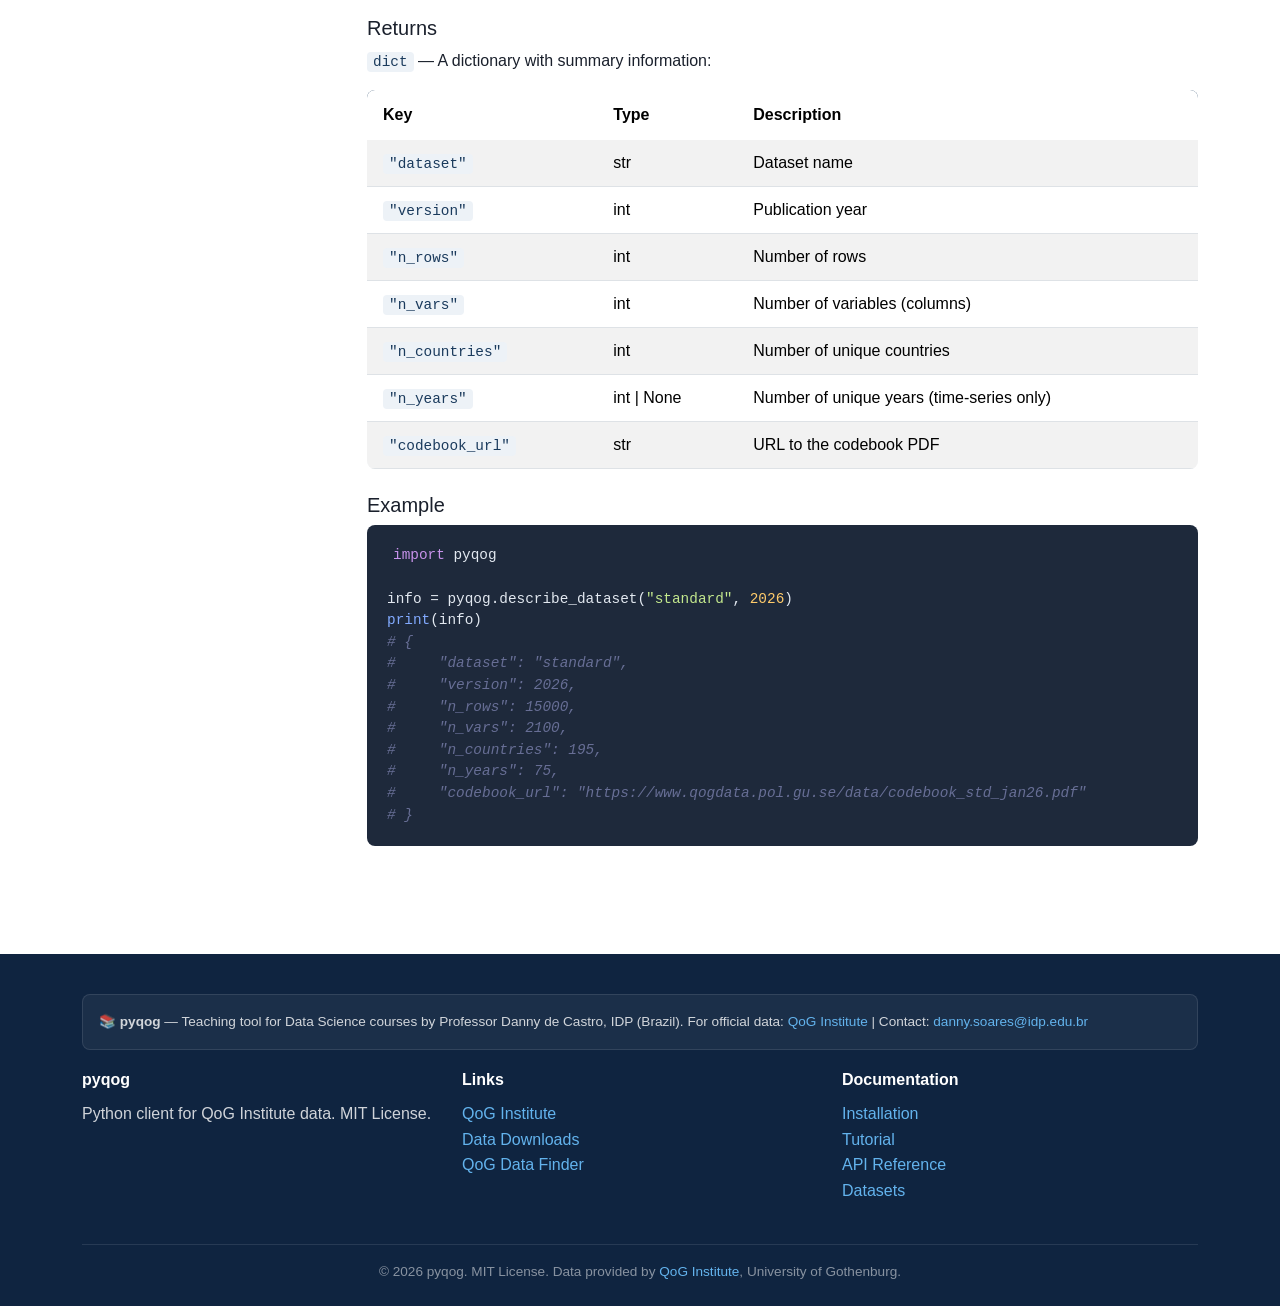
<file: docs/en/api.html>
<!DOCTYPE html>
<html lang="en">
<head>
    <meta charset="UTF-8">
    <meta name="viewport" content="width=device-width, initial-scale=1.0">
    <title>API Reference — pyqog</title>
    <link href="https://cdn.jsdelivr.net/npm/bootstrap@5.3.2/dist/css/bootstrap.min.css" rel="stylesheet">
    <link rel="stylesheet" href="../css/style.css">
</head>
<body>
    <!-- Navbar -->
    <nav class="navbar navbar-expand-lg navbar-dark fixed-top">
        <div class="container">
            <a class="navbar-brand" href="index.html">pyqog</a>
            <button class="navbar-toggler" type="button" data-bs-toggle="collapse" data-bs-target="#navbarNav">
                <span class="navbar-toggler-icon"></span>
            </button>
            <div class="collapse navbar-collapse" id="navbarNav">
                <ul class="navbar-nav me-auto">
                    <li class="nav-item">
                        <a class="nav-link" href="index.html">Home</a>
                    </li>
                    <li class="nav-item">
                        <a class="nav-link" href="installation.html">Installation</a>
                    </li>
                    <li class="nav-item">
                        <a class="nav-link" href="tutorial.html">Tutorial</a>
                    </li>
                    <li class="nav-item">
                        <a class="nav-link active" href="api.html">API</a>
                    </li>
                    <li class="nav-item">
                        <a class="nav-link" href="datasets.html">Datasets</a>
                    </li>
                </ul>
                <div class="lang-switcher">
                    <a href="../pt/api.html" class="btn btn-lang" data-lang="pt">PT</a>
                    <a href="api.html" class="btn btn-lang active" data-lang="en">EN</a>
                </div>
            </div>
        </div>
    </nav>

    <!-- Page Header -->
    <section class="page-header">
        <div class="container">
            <nav aria-label="breadcrumb">
                <ol class="breadcrumb">
                    <li class="breadcrumb-item"><a href="index.html">Home</a></li>
                    <li class="breadcrumb-item active" aria-current="page">API Reference</li>
                </ol>
            </nav>
            <h1>API Reference</h1>
            <p class="mb-0 mt-2" style="opacity: 0.85;">Complete documentation for all pyqog functions.</p>
        </div>
    </section>

    <!-- Content -->
    <section class="content-section">
        <div class="container">
            <div class="row">
                <!-- Sidebar -->
                <div class="col-lg-3">
                    <nav class="sidebar">
                        <nav class="nav flex-column">
                            <a class="nav-link" href="#read_qog">read_qog()</a>
                            <a class="nav-link" href="#list_datasets">list_datasets()</a>
                            <a class="nav-link" href="#list_versions">list_versions()</a>
                            <a class="nav-link" href="#get_codebook_url">get_codebook_url()</a>
                            <a class="nav-link" href="#search_variables">search_variables()</a>
                            <a class="nav-link" href="#describe_dataset">describe_dataset()</a>
                        </nav>
                    </nav>
                </div>

                <!-- Main Content -->
                <div class="col-lg-9">

                    <!-- read_qog -->
                    <div id="read_qog" class="mb-5">
                        <h2 class="section-title">read_qog()</h2>
                        <p>
                            The main function of <code>pyqog</code>. Downloads a QoG dataset and returns it as a
                            pandas DataFrame. Uses local caching by default.
                        </p>

                        <h5 class="mt-4">Signature</h5>
<pre><code>pyqog.read_qog(
    which_data: str = <span class="st">"basic"</span>,
    data_type: str = <span class="st">"time-series"</span>,
    year: int = <span class="nb">2026</span>,
    data_dir: str | None = <span class="nb">None</span>,
    cache: bool = <span class="nb">True</span>,
    update_cache: bool = <span class="nb">False</span>
) -> pd.DataFrame</code></pre>

                        <h5 class="mt-4">Parameters</h5>
                        <table class="table table-striped param-table">
                            <thead>
                                <tr>
                                    <th>Parameter</th>
                                    <th>Type</th>
                                    <th>Default</th>
                                    <th>Description</th>
                                </tr>
                            </thead>
                            <tbody>
                                <tr>
                                    <td>which_data</td>
                                    <td>str</td>
                                    <td>"basic"</td>
                                    <td>
                                        Dataset to download. Options: <code>"basic"</code>, <code>"standard"</code>,
                                        <code>"oecd"</code>, <code>"environmental"</code>, <code>"social_policy"</code>.
                                    </td>
                                </tr>
                                <tr>
                                    <td>data_type</td>
                                    <td>str</td>
                                    <td>"time-series"</td>
                                    <td>
                                        Data format. Options: <code>"time-series"</code> (panel data with country-year rows)
                                        or <code>"cross-sectional"</code> (one row per country).
                                    </td>
                                </tr>
                                <tr>
                                    <td>year</td>
                                    <td>int</td>
                                    <td>2026</td>
                                    <td>
                                        Publication year of the dataset version. <strong>Not</strong> the year of the data.
                                        For example, <code>2026</code> downloads the Jan 2026 release. Older years are
                                        fetched from the QoG data archive.
                                    </td>
                                </tr>
                                <tr>
                                    <td>data_dir</td>
                                    <td>str | None</td>
                                    <td>None</td>
                                    <td>
                                        Directory for caching files. If <code>None</code>, uses the default
                                        <code>~/.pyqog/cache/</code>. Overrides the default cache location.
                                    </td>
                                </tr>
                                <tr>
                                    <td>cache</td>
                                    <td>bool</td>
                                    <td>True</td>
                                    <td>
                                        Whether to use local caching. If <code>True</code>, checks for a cached file
                                        before downloading. If <code>False</code>, always downloads from the server
                                        (but does not save locally).
                                    </td>
                                </tr>
                                <tr>
                                    <td>update_cache</td>
                                    <td>bool</td>
                                    <td>False</td>
                                    <td>
                                        Force re-download even if a cached file exists. The new file replaces the old
                                        cached version.
                                    </td>
                                </tr>
                            </tbody>
                        </table>

                        <h5 class="mt-4">Returns</h5>
                        <p>
                            <code>pd.DataFrame</code> &mdash; A pandas DataFrame containing the requested QoG dataset.
                        </p>

                        <h5 class="mt-4">Raises</h5>
                        <table class="table table-striped">
                            <thead>
                                <tr>
                                    <th>Exception</th>
                                    <th>Condition</th>
                                </tr>
                            </thead>
                            <tbody>
                                <tr>
                                    <td><code>ValueError</code></td>
                                    <td>Invalid <code>which_data</code>, <code>data_type</code>, or <code>year</code> value.</td>
                                </tr>
                                <tr>
                                    <td><code>requests.ConnectionError</code></td>
                                    <td>No internet connection and no cached file available.</td>
                                </tr>
                                <tr>
                                    <td><code>requests.HTTPError</code></td>
                                    <td>Server returned an error (e.g., 404 for unavailable dataset).</td>
                                </tr>
                            </tbody>
                        </table>

                        <h5 class="mt-4">Examples</h5>
<pre><code><span class="kw">import</span> pyqog

<span class="cm"># Basic time-series (default)</span>
df = pyqog.read_qog()

<span class="cm"># Standard cross-sectional</span>
df = pyqog.read_qog(which_data=<span class="st">"standard"</span>, data_type=<span class="st">"cross-sectional"</span>)

<span class="cm"># OECD dataset from 2022</span>
df = pyqog.read_qog(which_data=<span class="st">"oecd"</span>, year=<span class="nb">2022</span>)

<span class="cm"># Force re-download</span>
df = pyqog.read_qog(update_cache=<span class="nb">True</span>)

<span class="cm"># Custom cache directory</span>
df = pyqog.read_qog(data_dir=<span class="st">"/tmp/qog_data"</span>)</code></pre>
                    </div>

                    <hr class="my-5">

                    <!-- list_datasets -->
                    <div id="list_datasets" class="mb-5">
                        <h2 class="section-title">list_datasets()</h2>
                        <p>
                            Lists all available QoG datasets with their descriptions.
                        </p>

                        <h5 class="mt-4">Signature</h5>
<pre><code>pyqog.list_datasets() -> pd.DataFrame</code></pre>

                        <h5 class="mt-4">Parameters</h5>
                        <p>None.</p>

                        <h5 class="mt-4">Returns</h5>
                        <p>
                            <code>pd.DataFrame</code> &mdash; A DataFrame with columns for dataset name, prefix,
                            and description.
                        </p>

                        <h5 class="mt-4">Example</h5>
<pre><code><span class="kw">import</span> pyqog

datasets = pyqog.list_datasets()
<span class="fn">print</span>(datasets)

<span class="cm">#         name prefix                          description</span>
<span class="cm"># 0      basic    bas    Key governance indicators</span>
<span class="cm"># 1   standard    std    Comprehensive dataset (~2000 vars)</span>
<span class="cm"># 2       oecd   oecd    OECD member countries</span>
<span class="cm"># 3  environmental  ei    Environmental indicators</span>
<span class="cm"># 4  social_policy  soc   Social policy data</span></code></pre>
                    </div>

                    <hr class="my-5">

                    <!-- list_versions -->
                    <div id="list_versions" class="mb-5">
                        <h2 class="section-title">list_versions()</h2>
                        <p>
                            Lists available publication years for a given dataset.
                        </p>

                        <h5 class="mt-4">Signature</h5>
<pre><code>pyqog.list_versions(
    which_data: str = <span class="st">"basic"</span>
) -> list[int]</code></pre>

                        <h5 class="mt-4">Parameters</h5>
                        <table class="table table-striped param-table">
                            <thead>
                                <tr>
                                    <th>Parameter</th>
                                    <th>Type</th>
                                    <th>Default</th>
                                    <th>Description</th>
                                </tr>
                            </thead>
                            <tbody>
                                <tr>
                                    <td>which_data</td>
                                    <td>str</td>
                                    <td>"basic"</td>
                                    <td>
                                        Dataset name. Options: <code>"basic"</code>, <code>"standard"</code>,
                                        <code>"oecd"</code>, <code>"environmental"</code>, <code>"social_policy"</code>.
                                    </td>
                                </tr>
                            </tbody>
                        </table>

                        <h5 class="mt-4">Returns</h5>
                        <p>
                            <code>list[int]</code> &mdash; A list of available publication years, sorted in descending order.
                        </p>

                        <h5 class="mt-4">Example</h5>
<pre><code><span class="kw">import</span> pyqog

versions = pyqog.list_versions(<span class="st">"standard"</span>)
<span class="fn">print</span>(versions)
<span class="cm"># [2026, 2025, 2024, 2023, 2022, 2021, 2020, 2019, 2018, ...]</span></code></pre>
                    </div>

                    <hr class="my-5">

                    <!-- get_codebook_url -->
                    <div id="get_codebook_url" class="mb-5">
                        <h2 class="section-title">get_codebook_url()</h2>
                        <p>
                            Returns the URL for a dataset's codebook PDF.
                        </p>

                        <h5 class="mt-4">Signature</h5>
<pre><code>pyqog.get_codebook_url(
    which_data: str = <span class="st">"basic"</span>,
    year: int = <span class="nb">2026</span>
) -> str</code></pre>

                        <h5 class="mt-4">Parameters</h5>
                        <table class="table table-striped param-table">
                            <thead>
                                <tr>
                                    <th>Parameter</th>
                                    <th>Type</th>
                                    <th>Default</th>
                                    <th>Description</th>
                                </tr>
                            </thead>
                            <tbody>
                                <tr>
                                    <td>which_data</td>
                                    <td>str</td>
                                    <td>"basic"</td>
                                    <td>
                                        Dataset name. Options: <code>"basic"</code>, <code>"standard"</code>,
                                        <code>"oecd"</code>, <code>"environmental"</code>, <code>"social_policy"</code>.
                                    </td>
                                </tr>
                                <tr>
                                    <td>year</td>
                                    <td>int</td>
                                    <td>2026</td>
                                    <td>Publication year of the dataset version.</td>
                                </tr>
                            </tbody>
                        </table>

                        <h5 class="mt-4">Returns</h5>
                        <p>
                            <code>str</code> &mdash; URL to the codebook PDF file.
                        </p>

                        <h5 class="mt-4">Example</h5>
<pre><code><span class="kw">import</span> pyqog

<span class="cm"># Current version codebook</span>
url = pyqog.get_codebook_url(<span class="st">"standard"</span>, <span class="nb">2026</span>)
<span class="fn">print</span>(url)
<span class="cm"># https://www.qogdata.pol.gu.se/data/codebook_std_jan26.pdf</span>

<span class="cm"># Archived version codebook</span>
url = pyqog.get_codebook_url(<span class="st">"basic"</span>, <span class="nb">2020</span>)
<span class="fn">print</span>(url)
<span class="cm"># https://www.qogdata.pol.gu.se/dataarchive/codebook_bas_jan20.pdf</span></code></pre>
                    </div>

                    <hr class="my-5">

                    <!-- search_variables -->
                    <div id="search_variables" class="mb-5">
                        <h2 class="section-title">search_variables()</h2>
                        <p>
                            Searches for column names in a DataFrame that match a given pattern.
                            Useful for finding variables in large QoG datasets.
                        </p>

                        <h5 class="mt-4">Signature</h5>
<pre><code>pyqog.search_variables(
    df: pd.DataFrame,
    pattern: str
) -> list[str]</code></pre>

                        <h5 class="mt-4">Parameters</h5>
                        <table class="table table-striped param-table">
                            <thead>
                                <tr>
                                    <th>Parameter</th>
                                    <th>Type</th>
                                    <th>Default</th>
                                    <th>Description</th>
                                </tr>
                            </thead>
                            <tbody>
                                <tr>
                                    <td>df</td>
                                    <td>pd.DataFrame</td>
                                    <td>&mdash;</td>
                                    <td>A pandas DataFrame (typically returned by <code>read_qog()</code>).</td>
                                </tr>
                                <tr>
                                    <td>pattern</td>
                                    <td>str</td>
                                    <td>&mdash;</td>
                                    <td>
                                        Search pattern (case-insensitive). Matches any part of the column name.
                                    </td>
                                </tr>
                            </tbody>
                        </table>

                        <h5 class="mt-4">Returns</h5>
                        <p>
                            <code>list[str]</code> &mdash; A list of column names that match the pattern.
                        </p>

                        <h5 class="mt-4">Example</h5>
<pre><code><span class="kw">import</span> pyqog

df = pyqog.read_qog(which_data=<span class="st">"standard"</span>)

<span class="cm"># Find corruption-related variables</span>
corruption_vars = pyqog.search_variables(df, <span class="st">"corrupt"</span>)
<span class="fn">print</span>(corruption_vars)

<span class="cm"># Find GDP-related variables</span>
gdp_vars = pyqog.search_variables(df, <span class="st">"gdp"</span>)
<span class="fn">print</span>(gdp_vars)

<span class="cm"># Find democracy-related variables</span>
demo_vars = pyqog.search_variables(df, <span class="st">"demo"</span>)
<span class="fn">print</span>(demo_vars)</code></pre>
                    </div>

                    <hr class="my-5">

                    <!-- describe_dataset -->
                    <div id="describe_dataset" class="mb-5">
                        <h2 class="section-title">describe_dataset()</h2>
                        <p>
                            Returns summary information about a QoG dataset, including number of variables,
                            countries, years, and more.
                        </p>

                        <h5 class="mt-4">Signature</h5>
<pre><code>pyqog.describe_dataset(
    which_data: str = <span class="st">"basic"</span>,
    year: int = <span class="nb">2026</span>
) -> dict</code></pre>

                        <h5 class="mt-4">Parameters</h5>
                        <table class="table table-striped param-table">
                            <thead>
                                <tr>
                                    <th>Parameter</th>
                                    <th>Type</th>
                                    <th>Default</th>
                                    <th>Description</th>
                                </tr>
                            </thead>
                            <tbody>
                                <tr>
                                    <td>which_data</td>
                                    <td>str</td>
                                    <td>"basic"</td>
                                    <td>
                                        Dataset name. Options: <code>"basic"</code>, <code>"standard"</code>,
                                        <code>"oecd"</code>, <code>"environmental"</code>, <code>"social_policy"</code>.
                                    </td>
                                </tr>
                                <tr>
                                    <td>year</td>
                                    <td>int</td>
                                    <td>2026</td>
                                    <td>Publication year of the dataset version.</td>
                                </tr>
                            </tbody>
                        </table>

                        <h5 class="mt-4">Returns</h5>
                        <p>
                            <code>dict</code> &mdash; A dictionary with summary information:
                        </p>
                        <table class="table table-striped">
                            <thead>
                                <tr>
                                    <th>Key</th>
                                    <th>Type</th>
                                    <th>Description</th>
                                </tr>
                            </thead>
                            <tbody>
                                <tr>
                                    <td><code>"dataset"</code></td>
                                    <td>str</td>
                                    <td>Dataset name</td>
                                </tr>
                                <tr>
                                    <td><code>"version"</code></td>
                                    <td>int</td>
                                    <td>Publication year</td>
                                </tr>
                                <tr>
                                    <td><code>"n_rows"</code></td>
                                    <td>int</td>
                                    <td>Number of rows</td>
                                </tr>
                                <tr>
                                    <td><code>"n_vars"</code></td>
                                    <td>int</td>
                                    <td>Number of variables (columns)</td>
                                </tr>
                                <tr>
                                    <td><code>"n_countries"</code></td>
                                    <td>int</td>
                                    <td>Number of unique countries</td>
                                </tr>
                                <tr>
                                    <td><code>"n_years"</code></td>
                                    <td>int | None</td>
                                    <td>Number of unique years (time-series only)</td>
                                </tr>
                                <tr>
                                    <td><code>"codebook_url"</code></td>
                                    <td>str</td>
                                    <td>URL to the codebook PDF</td>
                                </tr>
                            </tbody>
                        </table>

                        <h5 class="mt-4">Example</h5>
<pre><code><span class="kw">import</span> pyqog

info = pyqog.describe_dataset(<span class="st">"standard"</span>, <span class="nb">2026</span>)
<span class="fn">print</span>(info)
<span class="cm"># {</span>
<span class="cm">#     "dataset": "standard",</span>
<span class="cm">#     "version": 2026,</span>
<span class="cm">#     "n_rows": 15000,</span>
<span class="cm">#     "n_vars": 2100,</span>
<span class="cm">#     "n_countries": 195,</span>
<span class="cm">#     "n_years": 75,</span>
<span class="cm">#     "codebook_url": "https://www.qogdata.pol.gu.se/data/codebook_std_jan26.pdf"</span>
<span class="cm"># }</span></code></pre>
                    </div>

                </div>
            </div>
        </div>
    </section>

    <!-- Footer -->
    <footer class="footer">
        <div class="container">
            <div class="notice-compact">
                &#128218; <strong>pyqog</strong> &mdash; Teaching tool for Data Science courses by Professor Danny de Castro, IDP (Brazil).
                For official data: <a href="https://www.gu.se/en/quality-government" target="_blank" rel="noopener">QoG Institute</a> |
                Contact: <a href="mailto:danny.soares@idp.edu.br">danny.soares@idp.edu.br</a>
            </div>
            <div class="row">
                <div class="col-md-4">
                    <h6>pyqog</h6>
                    <p>Python client for QoG Institute data. MIT License.</p>
                </div>
                <div class="col-md-4">
                    <h6>Links</h6>
                    <ul class="list-unstyled">
                        <li><a href="https://www.gu.se/en/quality-government" target="_blank" rel="noopener">QoG Institute</a></li>
                        <li><a href="https://www.gu.se/en/quality-government/qog-data/data-downloads" target="_blank" rel="noopener">Data Downloads</a></li>
                        <li><a href="https://datafinder.qog.gu.se/" target="_blank" rel="noopener">QoG Data Finder</a></li>
                    </ul>
                </div>
                <div class="col-md-4">
                    <h6>Documentation</h6>
                    <ul class="list-unstyled">
                        <li><a href="installation.html">Installation</a></li>
                        <li><a href="tutorial.html">Tutorial</a></li>
                        <li><a href="api.html">API Reference</a></li>
                        <li><a href="datasets.html">Datasets</a></li>
                    </ul>
                </div>
            </div>
            <div class="footer-bottom text-center">
                &copy; 2026 pyqog. MIT License. Data provided by <a href="https://www.gu.se/en/quality-government">QoG Institute</a>, University of Gothenburg.
            </div>
        </div>
    </footer>

    <script src="https://cdn.jsdelivr.net/npm/bootstrap@5.3.2/dist/js/bootstrap.bundle.min.js"></script>
    <script src="../js/lang-switcher.js"></script>
</body>
</html>
</file>
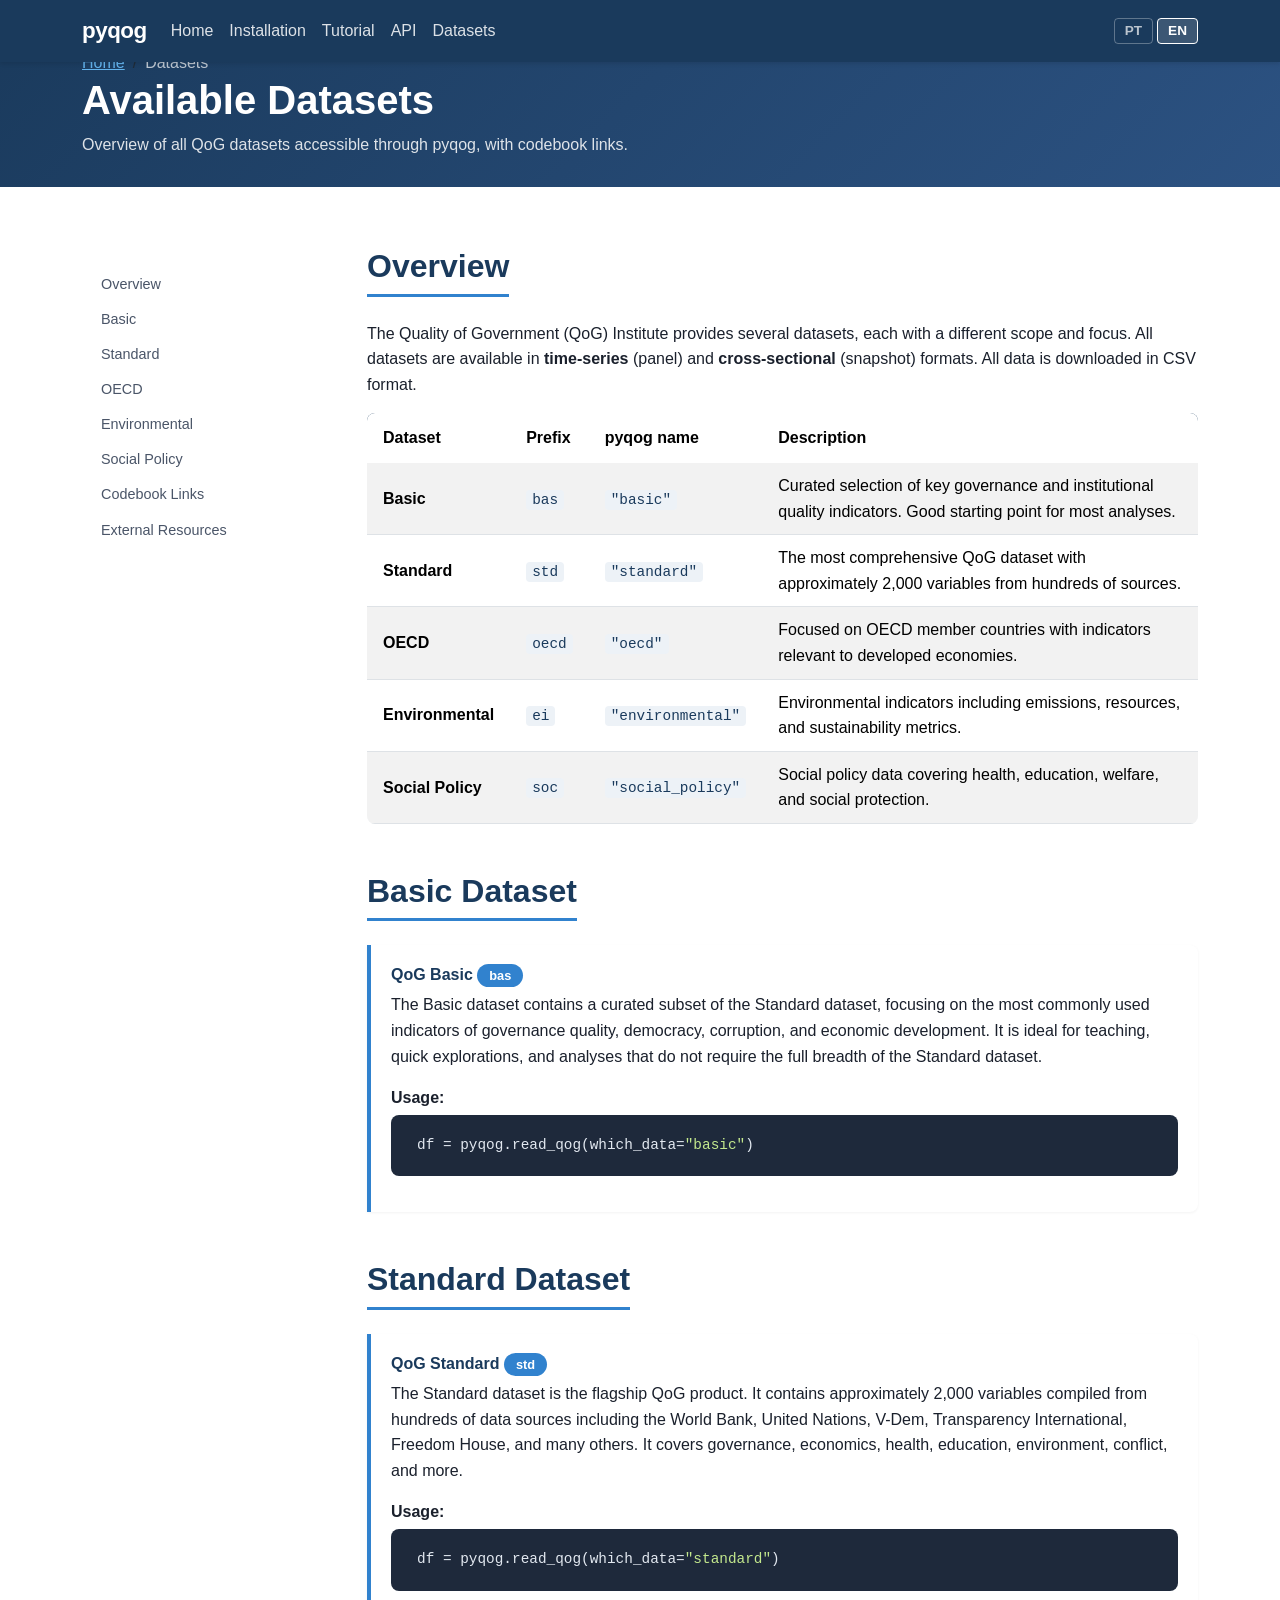
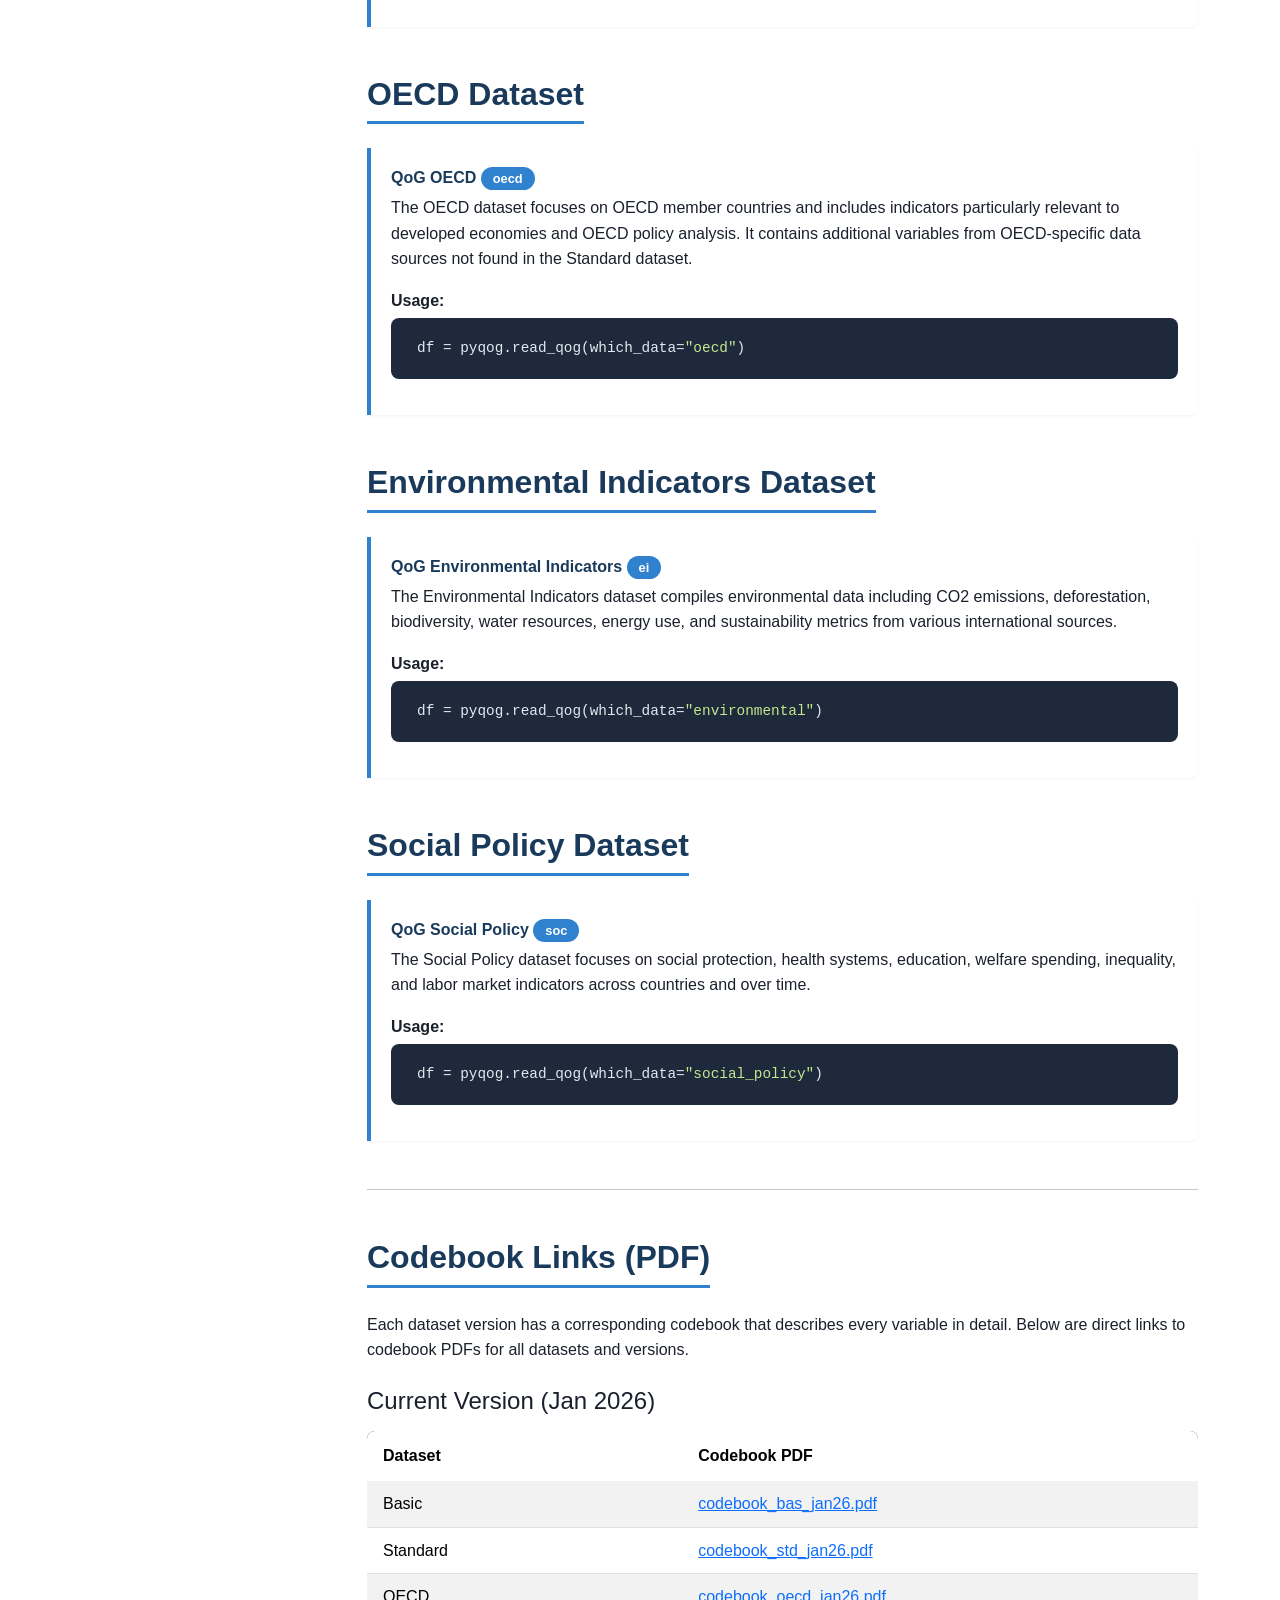
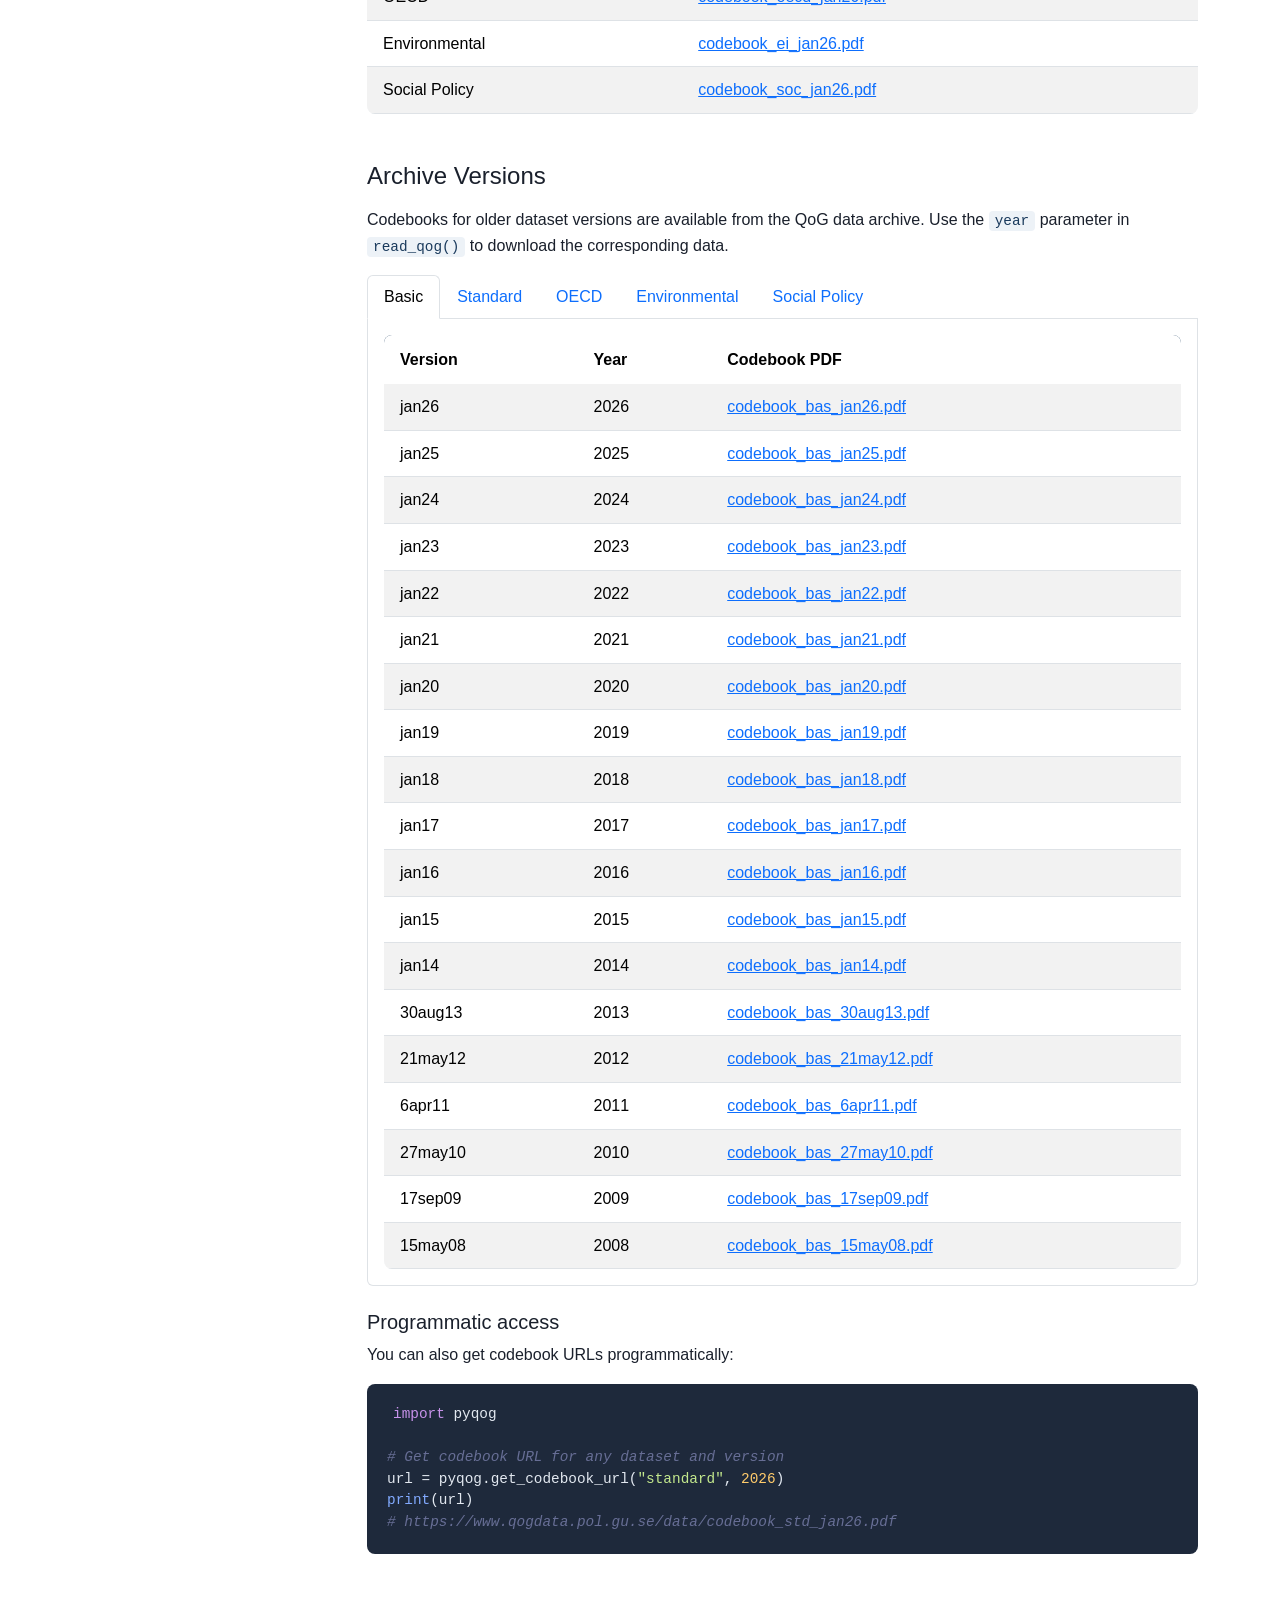
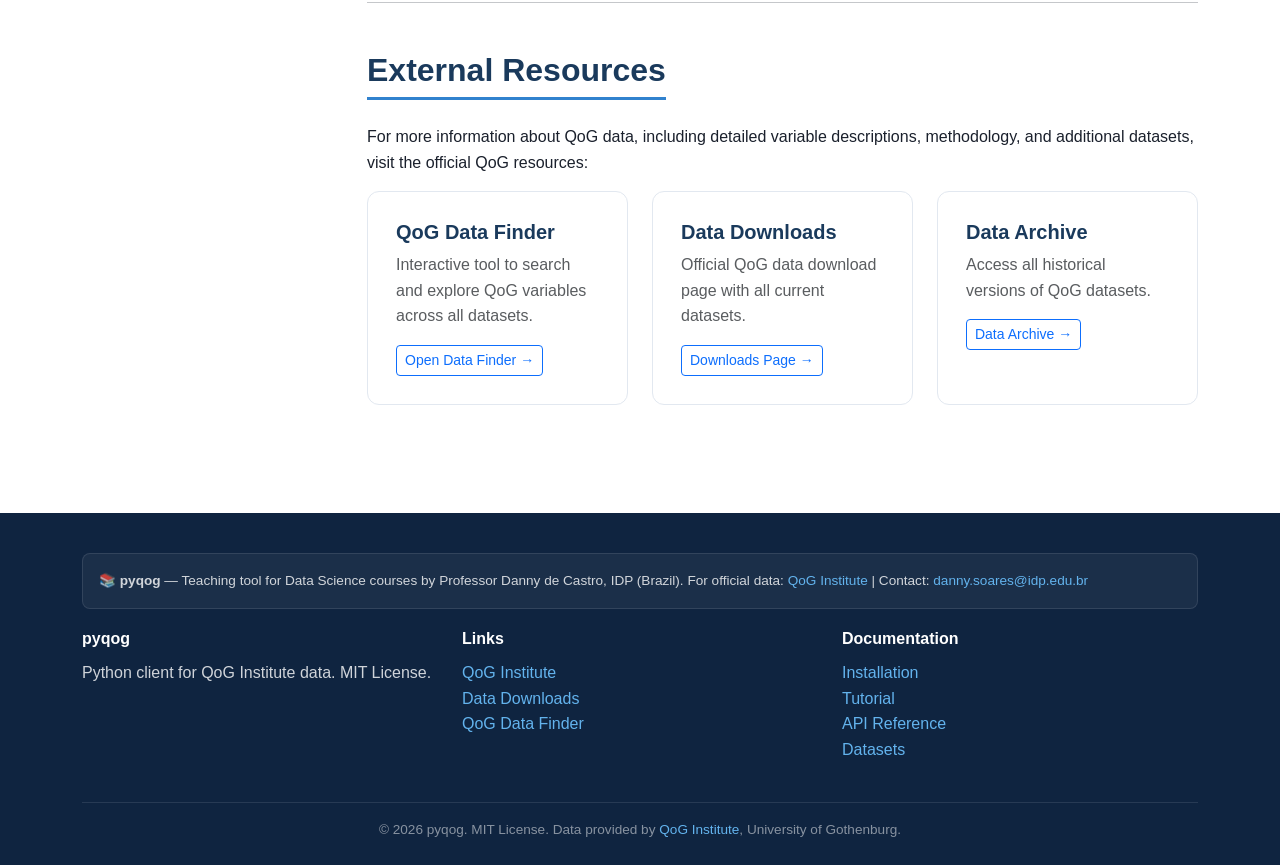
<file: docs/en/datasets.html>
<!DOCTYPE html>
<html lang="en">
<head>
    <meta charset="UTF-8">
    <meta name="viewport" content="width=device-width, initial-scale=1.0">
    <title>Datasets — pyqog</title>
    <link href="https://cdn.jsdelivr.net/npm/bootstrap@5.3.2/dist/css/bootstrap.min.css" rel="stylesheet">
    <link rel="stylesheet" href="../css/style.css">
</head>
<body>
    <!-- Navbar -->
    <nav class="navbar navbar-expand-lg navbar-dark fixed-top">
        <div class="container">
            <a class="navbar-brand" href="index.html">pyqog</a>
            <button class="navbar-toggler" type="button" data-bs-toggle="collapse" data-bs-target="#navbarNav">
                <span class="navbar-toggler-icon"></span>
            </button>
            <div class="collapse navbar-collapse" id="navbarNav">
                <ul class="navbar-nav me-auto">
                    <li class="nav-item">
                        <a class="nav-link" href="index.html">Home</a>
                    </li>
                    <li class="nav-item">
                        <a class="nav-link" href="installation.html">Installation</a>
                    </li>
                    <li class="nav-item">
                        <a class="nav-link" href="tutorial.html">Tutorial</a>
                    </li>
                    <li class="nav-item">
                        <a class="nav-link" href="api.html">API</a>
                    </li>
                    <li class="nav-item">
                        <a class="nav-link active" href="datasets.html">Datasets</a>
                    </li>
                </ul>
                <div class="lang-switcher">
                    <a href="../pt/datasets.html" class="btn btn-lang" data-lang="pt">PT</a>
                    <a href="datasets.html" class="btn btn-lang active" data-lang="en">EN</a>
                </div>
            </div>
        </div>
    </nav>

    <!-- Page Header -->
    <section class="page-header">
        <div class="container">
            <nav aria-label="breadcrumb">
                <ol class="breadcrumb">
                    <li class="breadcrumb-item"><a href="index.html">Home</a></li>
                    <li class="breadcrumb-item active" aria-current="page">Datasets</li>
                </ol>
            </nav>
            <h1>Available Datasets</h1>
            <p class="mb-0 mt-2" style="opacity: 0.85;">Overview of all QoG datasets accessible through pyqog, with codebook links.</p>
        </div>
    </section>

    <!-- Content -->
    <section class="content-section">
        <div class="container">
            <div class="row">
                <!-- Sidebar -->
                <div class="col-lg-3">
                    <nav class="sidebar">
                        <nav class="nav flex-column">
                            <a class="nav-link" href="#overview">Overview</a>
                            <a class="nav-link" href="#basic">Basic</a>
                            <a class="nav-link" href="#standard">Standard</a>
                            <a class="nav-link" href="#oecd">OECD</a>
                            <a class="nav-link" href="#environmental">Environmental</a>
                            <a class="nav-link" href="#social_policy">Social Policy</a>
                            <a class="nav-link" href="#codebooks">Codebook Links</a>
                            <a class="nav-link" href="#external">External Resources</a>
                        </nav>
                    </nav>
                </div>

                <!-- Main Content -->
                <div class="col-lg-9">

                    <!-- Overview -->
                    <div id="overview" class="mb-5">
                        <h2 class="section-title">Overview</h2>
                        <p>
                            The Quality of Government (QoG) Institute provides several datasets, each with a different
                            scope and focus. All datasets are available in <strong>time-series</strong> (panel) and
                            <strong>cross-sectional</strong> (snapshot) formats. All data is downloaded in CSV format.
                        </p>
                        <table class="table table-striped">
                            <thead>
                                <tr>
                                    <th>Dataset</th>
                                    <th>Prefix</th>
                                    <th>pyqog name</th>
                                    <th>Description</th>
                                </tr>
                            </thead>
                            <tbody>
                                <tr>
                                    <td><strong>Basic</strong></td>
                                    <td><code>bas</code></td>
                                    <td><code>"basic"</code></td>
                                    <td>Curated selection of key governance and institutional quality indicators. Good starting point for most analyses.</td>
                                </tr>
                                <tr>
                                    <td><strong>Standard</strong></td>
                                    <td><code>std</code></td>
                                    <td><code>"standard"</code></td>
                                    <td>The most comprehensive QoG dataset with approximately 2,000 variables from hundreds of sources.</td>
                                </tr>
                                <tr>
                                    <td><strong>OECD</strong></td>
                                    <td><code>oecd</code></td>
                                    <td><code>"oecd"</code></td>
                                    <td>Focused on OECD member countries with indicators relevant to developed economies.</td>
                                </tr>
                                <tr>
                                    <td><strong>Environmental</strong></td>
                                    <td><code>ei</code></td>
                                    <td><code>"environmental"</code></td>
                                    <td>Environmental indicators including emissions, resources, and sustainability metrics.</td>
                                </tr>
                                <tr>
                                    <td><strong>Social Policy</strong></td>
                                    <td><code>soc</code></td>
                                    <td><code>"social_policy"</code></td>
                                    <td>Social policy data covering health, education, welfare, and social protection.</td>
                                </tr>
                            </tbody>
                        </table>
                    </div>

                    <!-- Basic -->
                    <div id="basic" class="mb-5">
                        <h2 class="section-title">Basic Dataset</h2>
                        <div class="dataset-card">
                            <h6>QoG Basic <span class="badge-dataset">bas</span></h6>
                            <p>
                                The Basic dataset contains a curated subset of the Standard dataset, focusing on the most
                                commonly used indicators of governance quality, democracy, corruption, and economic development.
                                It is ideal for teaching, quick explorations, and analyses that do not require the full breadth
                                of the Standard dataset.
                            </p>
                            <p class="mb-1"><strong>Usage:</strong></p>
<pre><code>df = pyqog.read_qog(which_data=<span class="st">"basic"</span>)</code></pre>
                        </div>
                    </div>

                    <!-- Standard -->
                    <div id="standard" class="mb-5">
                        <h2 class="section-title">Standard Dataset</h2>
                        <div class="dataset-card">
                            <h6>QoG Standard <span class="badge-dataset">std</span></h6>
                            <p>
                                The Standard dataset is the flagship QoG product. It contains approximately 2,000 variables
                                compiled from hundreds of data sources including the World Bank, United Nations, V-Dem,
                                Transparency International, Freedom House, and many others. It covers governance, economics,
                                health, education, environment, conflict, and more.
                            </p>
                            <p class="mb-1"><strong>Usage:</strong></p>
<pre><code>df = pyqog.read_qog(which_data=<span class="st">"standard"</span>)</code></pre>
                        </div>
                    </div>

                    <!-- OECD -->
                    <div id="oecd" class="mb-5">
                        <h2 class="section-title">OECD Dataset</h2>
                        <div class="dataset-card">
                            <h6>QoG OECD <span class="badge-dataset">oecd</span></h6>
                            <p>
                                The OECD dataset focuses on OECD member countries and includes indicators particularly
                                relevant to developed economies and OECD policy analysis. It contains additional variables
                                from OECD-specific data sources not found in the Standard dataset.
                            </p>
                            <p class="mb-1"><strong>Usage:</strong></p>
<pre><code>df = pyqog.read_qog(which_data=<span class="st">"oecd"</span>)</code></pre>
                        </div>
                    </div>

                    <!-- Environmental -->
                    <div id="environmental" class="mb-5">
                        <h2 class="section-title">Environmental Indicators Dataset</h2>
                        <div class="dataset-card">
                            <h6>QoG Environmental Indicators <span class="badge-dataset">ei</span></h6>
                            <p>
                                The Environmental Indicators dataset compiles environmental data including CO2 emissions,
                                deforestation, biodiversity, water resources, energy use, and sustainability metrics from
                                various international sources.
                            </p>
                            <p class="mb-1"><strong>Usage:</strong></p>
<pre><code>df = pyqog.read_qog(which_data=<span class="st">"environmental"</span>)</code></pre>
                        </div>
                    </div>

                    <!-- Social Policy -->
                    <div id="social_policy" class="mb-5">
                        <h2 class="section-title">Social Policy Dataset</h2>
                        <div class="dataset-card">
                            <h6>QoG Social Policy <span class="badge-dataset">soc</span></h6>
                            <p>
                                The Social Policy dataset focuses on social protection, health systems, education,
                                welfare spending, inequality, and labor market indicators across countries and over time.
                            </p>
                            <p class="mb-1"><strong>Usage:</strong></p>
<pre><code>df = pyqog.read_qog(which_data=<span class="st">"social_policy"</span>)</code></pre>
                        </div>
                    </div>

                    <hr class="my-5">

                    <!-- Codebook Links -->
                    <div id="codebooks" class="mb-5">
                        <h2 class="section-title">Codebook Links (PDF)</h2>
                        <p>
                            Each dataset version has a corresponding codebook that describes every variable in detail.
                            Below are direct links to codebook PDFs for all datasets and versions.
                        </p>

                        <!-- Current (2026) -->
                        <h4 class="mt-4 mb-3">Current Version (Jan 2026)</h4>
                        <table class="table table-striped">
                            <thead>
                                <tr>
                                    <th>Dataset</th>
                                    <th>Codebook PDF</th>
                                </tr>
                            </thead>
                            <tbody>
                                <tr>
                                    <td>Basic</td>
                                    <td><a href="https://www.qogdata.pol.gu.se/data/codebook_bas_jan26.pdf" target="_blank" rel="noopener">codebook_bas_jan26.pdf</a></td>
                                </tr>
                                <tr>
                                    <td>Standard</td>
                                    <td><a href="https://www.qogdata.pol.gu.se/data/codebook_std_jan26.pdf" target="_blank" rel="noopener">codebook_std_jan26.pdf</a></td>
                                </tr>
                                <tr>
                                    <td>OECD</td>
                                    <td><a href="https://www.qogdata.pol.gu.se/data/codebook_oecd_jan26.pdf" target="_blank" rel="noopener">codebook_oecd_jan26.pdf</a></td>
                                </tr>
                                <tr>
                                    <td>Environmental</td>
                                    <td><a href="https://www.qogdata.pol.gu.se/data/codebook_ei_jan26.pdf" target="_blank" rel="noopener">codebook_ei_jan26.pdf</a></td>
                                </tr>
                                <tr>
                                    <td>Social Policy</td>
                                    <td><a href="https://www.qogdata.pol.gu.se/data/codebook_soc_jan26.pdf" target="_blank" rel="noopener">codebook_soc_jan26.pdf</a></td>
                                </tr>
                            </tbody>
                        </table>

                        <!-- Archive Versions -->
                        <h4 class="mt-5 mb-3">Archive Versions</h4>
                        <p>
                            Codebooks for older dataset versions are available from the QoG data archive.
                            Use the <code>year</code> parameter in <code>read_qog()</code> to download the
                            corresponding data.
                        </p>

                        <!-- Tabs for each dataset -->
                        <ul class="nav nav-tabs" id="codebookTabs" role="tablist">
                            <li class="nav-item" role="presentation">
                                <button class="nav-link active" id="tab-bas" data-bs-toggle="tab" data-bs-target="#panel-bas" type="button" role="tab">Basic</button>
                            </li>
                            <li class="nav-item" role="presentation">
                                <button class="nav-link" id="tab-std" data-bs-toggle="tab" data-bs-target="#panel-std" type="button" role="tab">Standard</button>
                            </li>
                            <li class="nav-item" role="presentation">
                                <button class="nav-link" id="tab-oecd" data-bs-toggle="tab" data-bs-target="#panel-oecd" type="button" role="tab">OECD</button>
                            </li>
                            <li class="nav-item" role="presentation">
                                <button class="nav-link" id="tab-ei" data-bs-toggle="tab" data-bs-target="#panel-ei" type="button" role="tab">Environmental</button>
                            </li>
                            <li class="nav-item" role="presentation">
                                <button class="nav-link" id="tab-soc" data-bs-toggle="tab" data-bs-target="#panel-soc" type="button" role="tab">Social Policy</button>
                            </li>
                        </ul>
                        <div class="tab-content p-3 border border-top-0 rounded-bottom" id="codebookTabContent">

                            <!-- Basic -->
                            <div class="tab-pane fade show active" id="panel-bas" role="tabpanel">
                                <table class="table table-striped mb-0">
                                    <thead>
                                        <tr><th>Version</th><th>Year</th><th>Codebook PDF</th></tr>
                                    </thead>
                                    <tbody>
                                        <tr><td>jan26</td><td>2026</td><td><a href="https://www.qogdata.pol.gu.se/data/codebook_bas_jan26.pdf" target="_blank" rel="noopener">codebook_bas_jan26.pdf</a></td></tr>
                                        <tr><td>jan25</td><td>2025</td><td><a href="https://www.qogdata.pol.gu.se/dataarchive/codebook_bas_jan25.pdf" target="_blank" rel="noopener">codebook_bas_jan25.pdf</a></td></tr>
                                        <tr><td>jan24</td><td>2024</td><td><a href="https://www.qogdata.pol.gu.se/dataarchive/codebook_bas_jan24.pdf" target="_blank" rel="noopener">codebook_bas_jan24.pdf</a></td></tr>
                                        <tr><td>jan23</td><td>2023</td><td><a href="https://www.qogdata.pol.gu.se/dataarchive/codebook_bas_jan23.pdf" target="_blank" rel="noopener">codebook_bas_jan23.pdf</a></td></tr>
                                        <tr><td>jan22</td><td>2022</td><td><a href="https://www.qogdata.pol.gu.se/dataarchive/codebook_bas_jan22.pdf" target="_blank" rel="noopener">codebook_bas_jan22.pdf</a></td></tr>
                                        <tr><td>jan21</td><td>2021</td><td><a href="https://www.qogdata.pol.gu.se/dataarchive/codebook_bas_jan21.pdf" target="_blank" rel="noopener">codebook_bas_jan21.pdf</a></td></tr>
                                        <tr><td>jan20</td><td>2020</td><td><a href="https://www.qogdata.pol.gu.se/dataarchive/codebook_bas_jan20.pdf" target="_blank" rel="noopener">codebook_bas_jan20.pdf</a></td></tr>
                                        <tr><td>jan19</td><td>2019</td><td><a href="https://www.qogdata.pol.gu.se/dataarchive/codebook_bas_jan19.pdf" target="_blank" rel="noopener">codebook_bas_jan19.pdf</a></td></tr>
                                        <tr><td>jan18</td><td>2018</td><td><a href="https://www.qogdata.pol.gu.se/dataarchive/codebook_bas_jan18.pdf" target="_blank" rel="noopener">codebook_bas_jan18.pdf</a></td></tr>
                                        <tr><td>jan17</td><td>2017</td><td><a href="https://www.qogdata.pol.gu.se/dataarchive/codebook_bas_jan17.pdf" target="_blank" rel="noopener">codebook_bas_jan17.pdf</a></td></tr>
                                        <tr><td>jan16</td><td>2016</td><td><a href="https://www.qogdata.pol.gu.se/dataarchive/codebook_bas_jan16.pdf" target="_blank" rel="noopener">codebook_bas_jan16.pdf</a></td></tr>
                                        <tr><td>jan15</td><td>2015</td><td><a href="https://www.qogdata.pol.gu.se/dataarchive/codebook_bas_jan15.pdf" target="_blank" rel="noopener">codebook_bas_jan15.pdf</a></td></tr>
                                        <tr><td>jan14</td><td>2014</td><td><a href="https://www.qogdata.pol.gu.se/dataarchive/codebook_bas_jan14.pdf" target="_blank" rel="noopener">codebook_bas_jan14.pdf</a></td></tr>
                                        <tr><td>30aug13</td><td>2013</td><td><a href="https://www.qogdata.pol.gu.se/dataarchive/codebook_bas_30aug13.pdf" target="_blank" rel="noopener">codebook_bas_30aug13.pdf</a></td></tr>
                                        <tr><td>21may12</td><td>2012</td><td><a href="https://www.qogdata.pol.gu.se/dataarchive/codebook_bas_21may12.pdf" target="_blank" rel="noopener">codebook_bas_21may12.pdf</a></td></tr>
                                        <tr><td>6apr11</td><td>2011</td><td><a href="https://www.qogdata.pol.gu.se/dataarchive/codebook_bas_6apr11.pdf" target="_blank" rel="noopener">codebook_bas_6apr11.pdf</a></td></tr>
                                        <tr><td>27may10</td><td>2010</td><td><a href="https://www.qogdata.pol.gu.se/dataarchive/codebook_bas_27may10.pdf" target="_blank" rel="noopener">codebook_bas_27may10.pdf</a></td></tr>
                                        <tr><td>17sep09</td><td>2009</td><td><a href="https://www.qogdata.pol.gu.se/dataarchive/codebook_bas_17sep09.pdf" target="_blank" rel="noopener">codebook_bas_17sep09.pdf</a></td></tr>
                                        <tr><td>15may08</td><td>2008</td><td><a href="https://www.qogdata.pol.gu.se/dataarchive/codebook_bas_15may08.pdf" target="_blank" rel="noopener">codebook_bas_15may08.pdf</a></td></tr>
                                    </tbody>
                                </table>
                            </div>

                            <!-- Standard -->
                            <div class="tab-pane fade" id="panel-std" role="tabpanel">
                                <table class="table table-striped mb-0">
                                    <thead>
                                        <tr><th>Version</th><th>Year</th><th>Codebook PDF</th></tr>
                                    </thead>
                                    <tbody>
                                        <tr><td>jan26</td><td>2026</td><td><a href="https://www.qogdata.pol.gu.se/data/codebook_std_jan26.pdf" target="_blank" rel="noopener">codebook_std_jan26.pdf</a></td></tr>
                                        <tr><td>jan25</td><td>2025</td><td><a href="https://www.qogdata.pol.gu.se/dataarchive/codebook_std_jan25.pdf" target="_blank" rel="noopener">codebook_std_jan25.pdf</a></td></tr>
                                        <tr><td>jan24</td><td>2024</td><td><a href="https://www.qogdata.pol.gu.se/dataarchive/codebook_std_jan24.pdf" target="_blank" rel="noopener">codebook_std_jan24.pdf</a></td></tr>
                                        <tr><td>jan23</td><td>2023</td><td><a href="https://www.qogdata.pol.gu.se/dataarchive/codebook_std_jan23.pdf" target="_blank" rel="noopener">codebook_std_jan23.pdf</a></td></tr>
                                        <tr><td>jan22</td><td>2022</td><td><a href="https://www.qogdata.pol.gu.se/dataarchive/codebook_std_jan22.pdf" target="_blank" rel="noopener">codebook_std_jan22.pdf</a></td></tr>
                                        <tr><td>jan21</td><td>2021</td><td><a href="https://www.qogdata.pol.gu.se/dataarchive/codebook_std_jan21.pdf" target="_blank" rel="noopener">codebook_std_jan21.pdf</a></td></tr>
                                        <tr><td>jan20</td><td>2020</td><td><a href="https://www.qogdata.pol.gu.se/dataarchive/codebook_std_jan20.pdf" target="_blank" rel="noopener">codebook_std_jan20.pdf</a></td></tr>
                                        <tr><td>jan19</td><td>2019</td><td><a href="https://www.qogdata.pol.gu.se/dataarchive/codebook_std_jan19.pdf" target="_blank" rel="noopener">codebook_std_jan19.pdf</a></td></tr>
                                        <tr><td>jan18</td><td>2018</td><td><a href="https://www.qogdata.pol.gu.se/dataarchive/codebook_std_jan18.pdf" target="_blank" rel="noopener">codebook_std_jan18.pdf</a></td></tr>
                                        <tr><td>jan17</td><td>2017</td><td><a href="https://www.qogdata.pol.gu.se/dataarchive/codebook_std_jan17.pdf" target="_blank" rel="noopener">codebook_std_jan17.pdf</a></td></tr>
                                        <tr><td>jan16</td><td>2016</td><td><a href="https://www.qogdata.pol.gu.se/dataarchive/codebook_std_jan16.pdf" target="_blank" rel="noopener">codebook_std_jan16.pdf</a></td></tr>
                                        <tr><td>jan15</td><td>2015</td><td><a href="https://www.qogdata.pol.gu.se/dataarchive/codebook_std_jan15.pdf" target="_blank" rel="noopener">codebook_std_jan15.pdf</a></td></tr>
                                        <tr><td>jan14</td><td>2014</td><td><a href="https://www.qogdata.pol.gu.se/dataarchive/codebook_std_jan14.pdf" target="_blank" rel="noopener">codebook_std_jan14.pdf</a></td></tr>
                                        <tr><td>30aug13</td><td>2013</td><td><a href="https://www.qogdata.pol.gu.se/dataarchive/codebook_std_30aug13.pdf" target="_blank" rel="noopener">codebook_std_30aug13.pdf</a></td></tr>
                                        <tr><td>21may12</td><td>2012</td><td><a href="https://www.qogdata.pol.gu.se/dataarchive/codebook_std_21may12.pdf" target="_blank" rel="noopener">codebook_std_21may12.pdf</a></td></tr>
                                        <tr><td>6apr11</td><td>2011</td><td><a href="https://www.qogdata.pol.gu.se/dataarchive/codebook_std_6apr11.pdf" target="_blank" rel="noopener">codebook_std_6apr11.pdf</a></td></tr>
                                        <tr><td>27may10</td><td>2010</td><td><a href="https://www.qogdata.pol.gu.se/dataarchive/codebook_std_27may10.pdf" target="_blank" rel="noopener">codebook_std_27may10.pdf</a></td></tr>
                                        <tr><td>17sep09</td><td>2009</td><td><a href="https://www.qogdata.pol.gu.se/dataarchive/codebook_std_17sep09.pdf" target="_blank" rel="noopener">codebook_std_17sep09.pdf</a></td></tr>
                                        <tr><td>15may08</td><td>2008</td><td><a href="https://www.qogdata.pol.gu.se/dataarchive/codebook_std_15may08.pdf" target="_blank" rel="noopener">codebook_std_15may08.pdf</a></td></tr>
                                    </tbody>
                                </table>
                            </div>

                            <!-- OECD -->
                            <div class="tab-pane fade" id="panel-oecd" role="tabpanel">
                                <table class="table table-striped mb-0">
                                    <thead>
                                        <tr><th>Version</th><th>Year</th><th>Codebook PDF</th></tr>
                                    </thead>
                                    <tbody>
                                        <tr><td>jan26</td><td>2026</td><td><a href="https://www.qogdata.pol.gu.se/data/codebook_oecd_jan26.pdf" target="_blank" rel="noopener">codebook_oecd_jan26.pdf</a></td></tr>
                                        <tr><td>jan25</td><td>2025</td><td><a href="https://www.qogdata.pol.gu.se/dataarchive/codebook_oecd_jan25.pdf" target="_blank" rel="noopener">codebook_oecd_jan25.pdf</a></td></tr>
                                        <tr><td>jan24</td><td>2024</td><td><a href="https://www.qogdata.pol.gu.se/dataarchive/codebook_oecd_jan24.pdf" target="_blank" rel="noopener">codebook_oecd_jan24.pdf</a></td></tr>
                                        <tr><td>jan23</td><td>2023</td><td><a href="https://www.qogdata.pol.gu.se/dataarchive/codebook_oecd_jan23.pdf" target="_blank" rel="noopener">codebook_oecd_jan23.pdf</a></td></tr>
                                        <tr><td>jan22</td><td>2022</td><td><a href="https://www.qogdata.pol.gu.se/dataarchive/codebook_oecd_jan22.pdf" target="_blank" rel="noopener">codebook_oecd_jan22.pdf</a></td></tr>
                                        <tr><td>jan21</td><td>2021</td><td><a href="https://www.qogdata.pol.gu.se/dataarchive/codebook_oecd_jan21.pdf" target="_blank" rel="noopener">codebook_oecd_jan21.pdf</a></td></tr>
                                        <tr><td>jan20</td><td>2020</td><td><a href="https://www.qogdata.pol.gu.se/dataarchive/codebook_oecd_jan20.pdf" target="_blank" rel="noopener">codebook_oecd_jan20.pdf</a></td></tr>
                                        <tr><td>jan19</td><td>2019</td><td><a href="https://www.qogdata.pol.gu.se/dataarchive/codebook_oecd_jan19.pdf" target="_blank" rel="noopener">codebook_oecd_jan19.pdf</a></td></tr>
                                        <tr><td>jan18</td><td>2018</td><td><a href="https://www.qogdata.pol.gu.se/dataarchive/codebook_oecd_jan18.pdf" target="_blank" rel="noopener">codebook_oecd_jan18.pdf</a></td></tr>
                                        <tr><td>jan17</td><td>2017</td><td><a href="https://www.qogdata.pol.gu.se/dataarchive/codebook_oecd_jan17.pdf" target="_blank" rel="noopener">codebook_oecd_jan17.pdf</a></td></tr>
                                        <tr><td>jan16</td><td>2016</td><td><a href="https://www.qogdata.pol.gu.se/dataarchive/codebook_oecd_jan16.pdf" target="_blank" rel="noopener">codebook_oecd_jan16.pdf</a></td></tr>
                                        <tr><td>jan15</td><td>2015</td><td><a href="https://www.qogdata.pol.gu.se/dataarchive/codebook_oecd_jan15.pdf" target="_blank" rel="noopener">codebook_oecd_jan15.pdf</a></td></tr>
                                        <tr><td>jan14</td><td>2014</td><td><a href="https://www.qogdata.pol.gu.se/dataarchive/codebook_oecd_jan14.pdf" target="_blank" rel="noopener">codebook_oecd_jan14.pdf</a></td></tr>
                                        <tr><td>30aug13</td><td>2013</td><td><a href="https://www.qogdata.pol.gu.se/dataarchive/codebook_oecd_30aug13.pdf" target="_blank" rel="noopener">codebook_oecd_30aug13.pdf</a></td></tr>
                                        <tr><td>21may12</td><td>2012</td><td><a href="https://www.qogdata.pol.gu.se/dataarchive/codebook_oecd_21may12.pdf" target="_blank" rel="noopener">codebook_oecd_21may12.pdf</a></td></tr>
                                        <tr><td>6apr11</td><td>2011</td><td><a href="https://www.qogdata.pol.gu.se/dataarchive/codebook_oecd_6apr11.pdf" target="_blank" rel="noopener">codebook_oecd_6apr11.pdf</a></td></tr>
                                        <tr><td>27may10</td><td>2010</td><td><a href="https://www.qogdata.pol.gu.se/dataarchive/codebook_oecd_27may10.pdf" target="_blank" rel="noopener">codebook_oecd_27may10.pdf</a></td></tr>
                                        <tr><td>17sep09</td><td>2009</td><td><a href="https://www.qogdata.pol.gu.se/dataarchive/codebook_oecd_17sep09.pdf" target="_blank" rel="noopener">codebook_oecd_17sep09.pdf</a></td></tr>
                                        <tr><td>15may08</td><td>2008</td><td><a href="https://www.qogdata.pol.gu.se/dataarchive/codebook_oecd_15may08.pdf" target="_blank" rel="noopener">codebook_oecd_15may08.pdf</a></td></tr>
                                    </tbody>
                                </table>
                            </div>

                            <!-- Environmental -->
                            <div class="tab-pane fade" id="panel-ei" role="tabpanel">
                                <table class="table table-striped mb-0">
                                    <thead>
                                        <tr><th>Version</th><th>Year</th><th>Codebook PDF</th></tr>
                                    </thead>
                                    <tbody>
                                        <tr><td>jan26</td><td>2026</td><td><a href="https://www.qogdata.pol.gu.se/data/codebook_ei_jan26.pdf" target="_blank" rel="noopener">codebook_ei_jan26.pdf</a></td></tr>
                                        <tr><td>jan25</td><td>2025</td><td><a href="https://www.qogdata.pol.gu.se/dataarchive/codebook_ei_jan25.pdf" target="_blank" rel="noopener">codebook_ei_jan25.pdf</a></td></tr>
                                        <tr><td>jan24</td><td>2024</td><td><a href="https://www.qogdata.pol.gu.se/dataarchive/codebook_ei_jan24.pdf" target="_blank" rel="noopener">codebook_ei_jan24.pdf</a></td></tr>
                                        <tr><td>jan23</td><td>2023</td><td><a href="https://www.qogdata.pol.gu.se/dataarchive/codebook_ei_jan23.pdf" target="_blank" rel="noopener">codebook_ei_jan23.pdf</a></td></tr>
                                        <tr><td>jan22</td><td>2022</td><td><a href="https://www.qogdata.pol.gu.se/dataarchive/codebook_ei_jan22.pdf" target="_blank" rel="noopener">codebook_ei_jan22.pdf</a></td></tr>
                                        <tr><td>jan21</td><td>2021</td><td><a href="https://www.qogdata.pol.gu.se/dataarchive/codebook_ei_jan21.pdf" target="_blank" rel="noopener">codebook_ei_jan21.pdf</a></td></tr>
                                        <tr><td>jan20</td><td>2020</td><td><a href="https://www.qogdata.pol.gu.se/dataarchive/codebook_ei_jan20.pdf" target="_blank" rel="noopener">codebook_ei_jan20.pdf</a></td></tr>
                                        <tr><td>jan19</td><td>2019</td><td><a href="https://www.qogdata.pol.gu.se/dataarchive/codebook_ei_jan19.pdf" target="_blank" rel="noopener">codebook_ei_jan19.pdf</a></td></tr>
                                        <tr><td>jan18</td><td>2018</td><td><a href="https://www.qogdata.pol.gu.se/dataarchive/codebook_ei_jan18.pdf" target="_blank" rel="noopener">codebook_ei_jan18.pdf</a></td></tr>
                                        <tr><td>jan17</td><td>2017</td><td><a href="https://www.qogdata.pol.gu.se/dataarchive/codebook_ei_jan17.pdf" target="_blank" rel="noopener">codebook_ei_jan17.pdf</a></td></tr>
                                        <tr><td>jan16</td><td>2016</td><td><a href="https://www.qogdata.pol.gu.se/dataarchive/codebook_ei_jan16.pdf" target="_blank" rel="noopener">codebook_ei_jan16.pdf</a></td></tr>
                                        <tr><td>jan15</td><td>2015</td><td><a href="https://www.qogdata.pol.gu.se/dataarchive/codebook_ei_jan15.pdf" target="_blank" rel="noopener">codebook_ei_jan15.pdf</a></td></tr>
                                        <tr><td>jan14</td><td>2014</td><td><a href="https://www.qogdata.pol.gu.se/dataarchive/codebook_ei_jan14.pdf" target="_blank" rel="noopener">codebook_ei_jan14.pdf</a></td></tr>
                                        <tr><td>30aug13</td><td>2013</td><td><a href="https://www.qogdata.pol.gu.se/dataarchive/codebook_ei_30aug13.pdf" target="_blank" rel="noopener">codebook_ei_30aug13.pdf</a></td></tr>
                                        <tr><td>21may12</td><td>2012</td><td><a href="https://www.qogdata.pol.gu.se/dataarchive/codebook_ei_21may12.pdf" target="_blank" rel="noopener">codebook_ei_21may12.pdf</a></td></tr>
                                        <tr><td>6apr11</td><td>2011</td><td><a href="https://www.qogdata.pol.gu.se/dataarchive/codebook_ei_6apr11.pdf" target="_blank" rel="noopener">codebook_ei_6apr11.pdf</a></td></tr>
                                        <tr><td>27may10</td><td>2010</td><td><a href="https://www.qogdata.pol.gu.se/dataarchive/codebook_ei_27may10.pdf" target="_blank" rel="noopener">codebook_ei_27may10.pdf</a></td></tr>
                                        <tr><td>17sep09</td><td>2009</td><td><a href="https://www.qogdata.pol.gu.se/dataarchive/codebook_ei_17sep09.pdf" target="_blank" rel="noopener">codebook_ei_17sep09.pdf</a></td></tr>
                                        <tr><td>15may08</td><td>2008</td><td><a href="https://www.qogdata.pol.gu.se/dataarchive/codebook_ei_15may08.pdf" target="_blank" rel="noopener">codebook_ei_15may08.pdf</a></td></tr>
                                    </tbody>
                                </table>
                            </div>

                            <!-- Social Policy -->
                            <div class="tab-pane fade" id="panel-soc" role="tabpanel">
                                <table class="table table-striped mb-0">
                                    <thead>
                                        <tr><th>Version</th><th>Year</th><th>Codebook PDF</th></tr>
                                    </thead>
                                    <tbody>
                                        <tr><td>jan26</td><td>2026</td><td><a href="https://www.qogdata.pol.gu.se/data/codebook_soc_jan26.pdf" target="_blank" rel="noopener">codebook_soc_jan26.pdf</a></td></tr>
                                        <tr><td>jan25</td><td>2025</td><td><a href="https://www.qogdata.pol.gu.se/dataarchive/codebook_soc_jan25.pdf" target="_blank" rel="noopener">codebook_soc_jan25.pdf</a></td></tr>
                                        <tr><td>jan24</td><td>2024</td><td><a href="https://www.qogdata.pol.gu.se/dataarchive/codebook_soc_jan24.pdf" target="_blank" rel="noopener">codebook_soc_jan24.pdf</a></td></tr>
                                        <tr><td>jan23</td><td>2023</td><td><a href="https://www.qogdata.pol.gu.se/dataarchive/codebook_soc_jan23.pdf" target="_blank" rel="noopener">codebook_soc_jan23.pdf</a></td></tr>
                                        <tr><td>jan22</td><td>2022</td><td><a href="https://www.qogdata.pol.gu.se/dataarchive/codebook_soc_jan22.pdf" target="_blank" rel="noopener">codebook_soc_jan22.pdf</a></td></tr>
                                        <tr><td>jan21</td><td>2021</td><td><a href="https://www.qogdata.pol.gu.se/dataarchive/codebook_soc_jan21.pdf" target="_blank" rel="noopener">codebook_soc_jan21.pdf</a></td></tr>
                                        <tr><td>jan20</td><td>2020</td><td><a href="https://www.qogdata.pol.gu.se/dataarchive/codebook_soc_jan20.pdf" target="_blank" rel="noopener">codebook_soc_jan20.pdf</a></td></tr>
                                        <tr><td>jan19</td><td>2019</td><td><a href="https://www.qogdata.pol.gu.se/dataarchive/codebook_soc_jan19.pdf" target="_blank" rel="noopener">codebook_soc_jan19.pdf</a></td></tr>
                                        <tr><td>jan18</td><td>2018</td><td><a href="https://www.qogdata.pol.gu.se/dataarchive/codebook_soc_jan18.pdf" target="_blank" rel="noopener">codebook_soc_jan18.pdf</a></td></tr>
                                        <tr><td>jan17</td><td>2017</td><td><a href="https://www.qogdata.pol.gu.se/dataarchive/codebook_soc_jan17.pdf" target="_blank" rel="noopener">codebook_soc_jan17.pdf</a></td></tr>
                                        <tr><td>jan16</td><td>2016</td><td><a href="https://www.qogdata.pol.gu.se/dataarchive/codebook_soc_jan16.pdf" target="_blank" rel="noopener">codebook_soc_jan16.pdf</a></td></tr>
                                        <tr><td>jan15</td><td>2015</td><td><a href="https://www.qogdata.pol.gu.se/dataarchive/codebook_soc_jan15.pdf" target="_blank" rel="noopener">codebook_soc_jan15.pdf</a></td></tr>
                                        <tr><td>jan14</td><td>2014</td><td><a href="https://www.qogdata.pol.gu.se/dataarchive/codebook_soc_jan14.pdf" target="_blank" rel="noopener">codebook_soc_jan14.pdf</a></td></tr>
                                        <tr><td>30aug13</td><td>2013</td><td><a href="https://www.qogdata.pol.gu.se/dataarchive/codebook_soc_30aug13.pdf" target="_blank" rel="noopener">codebook_soc_30aug13.pdf</a></td></tr>
                                        <tr><td>21may12</td><td>2012</td><td><a href="https://www.qogdata.pol.gu.se/dataarchive/codebook_soc_21may12.pdf" target="_blank" rel="noopener">codebook_soc_21may12.pdf</a></td></tr>
                                        <tr><td>6apr11</td><td>2011</td><td><a href="https://www.qogdata.pol.gu.se/dataarchive/codebook_soc_6apr11.pdf" target="_blank" rel="noopener">codebook_soc_6apr11.pdf</a></td></tr>
                                        <tr><td>27may10</td><td>2010</td><td><a href="https://www.qogdata.pol.gu.se/dataarchive/codebook_soc_27may10.pdf" target="_blank" rel="noopener">codebook_soc_27may10.pdf</a></td></tr>
                                        <tr><td>17sep09</td><td>2009</td><td><a href="https://www.qogdata.pol.gu.se/dataarchive/codebook_soc_17sep09.pdf" target="_blank" rel="noopener">codebook_soc_17sep09.pdf</a></td></tr>
                                        <tr><td>15may08</td><td>2008</td><td><a href="https://www.qogdata.pol.gu.se/dataarchive/codebook_soc_15may08.pdf" target="_blank" rel="noopener">codebook_soc_15may08.pdf</a></td></tr>
                                    </tbody>
                                </table>
                            </div>

                        </div>

                        <h5 class="mt-4">Programmatic access</h5>
                        <p>You can also get codebook URLs programmatically:</p>
<pre><code><span class="kw">import</span> pyqog

<span class="cm"># Get codebook URL for any dataset and version</span>
url = pyqog.get_codebook_url(<span class="st">"standard"</span>, <span class="nb">2026</span>)
<span class="fn">print</span>(url)
<span class="cm"># https://www.qogdata.pol.gu.se/data/codebook_std_jan26.pdf</span></code></pre>
                    </div>

                    <hr class="my-5">

                    <!-- External Resources -->
                    <div id="external" class="mb-5">
                        <h2 class="section-title">External Resources</h2>
                        <p>
                            For more information about QoG data, including detailed variable descriptions,
                            methodology, and additional datasets, visit the official QoG resources:
                        </p>
                        <div class="row g-4">
                            <div class="col-md-4">
                                <div class="feature-card">
                                    <h5>QoG Data Finder</h5>
                                    <p class="text-muted">Interactive tool to search and explore QoG variables across all datasets.</p>
                                    <a href="https://datafinder.qog.gu.se/" target="_blank" rel="noopener" class="btn btn-sm btn-outline-primary">Open Data Finder &rarr;</a>
                                </div>
                            </div>
                            <div class="col-md-4">
                                <div class="feature-card">
                                    <h5>Data Downloads</h5>
                                    <p class="text-muted">Official QoG data download page with all current datasets.</p>
                                    <a href="https://www.gu.se/en/quality-government/qog-data/data-downloads" target="_blank" rel="noopener" class="btn btn-sm btn-outline-primary">Downloads Page &rarr;</a>
                                </div>
                            </div>
                            <div class="col-md-4">
                                <div class="feature-card">
                                    <h5>Data Archive</h5>
                                    <p class="text-muted">Access all historical versions of QoG datasets.</p>
                                    <a href="https://www.gu.se/en/quality-government/qog-data/data-downloads/data-archive" target="_blank" rel="noopener" class="btn btn-sm btn-outline-primary">Data Archive &rarr;</a>
                                </div>
                            </div>
                        </div>
                    </div>

                </div>
            </div>
        </div>
    </section>

    <!-- Footer -->
    <footer class="footer">
        <div class="container">
            <div class="notice-compact">
                &#128218; <strong>pyqog</strong> &mdash; Teaching tool for Data Science courses by Professor Danny de Castro, IDP (Brazil).
                For official data: <a href="https://www.gu.se/en/quality-government" target="_blank" rel="noopener">QoG Institute</a> |
                Contact: <a href="mailto:danny.soares@idp.edu.br">danny.soares@idp.edu.br</a>
            </div>
            <div class="row">
                <div class="col-md-4">
                    <h6>pyqog</h6>
                    <p>Python client for QoG Institute data. MIT License.</p>
                </div>
                <div class="col-md-4">
                    <h6>Links</h6>
                    <ul class="list-unstyled">
                        <li><a href="https://www.gu.se/en/quality-government" target="_blank" rel="noopener">QoG Institute</a></li>
                        <li><a href="https://www.gu.se/en/quality-government/qog-data/data-downloads" target="_blank" rel="noopener">Data Downloads</a></li>
                        <li><a href="https://datafinder.qog.gu.se/" target="_blank" rel="noopener">QoG Data Finder</a></li>
                    </ul>
                </div>
                <div class="col-md-4">
                    <h6>Documentation</h6>
                    <ul class="list-unstyled">
                        <li><a href="installation.html">Installation</a></li>
                        <li><a href="tutorial.html">Tutorial</a></li>
                        <li><a href="api.html">API Reference</a></li>
                        <li><a href="datasets.html">Datasets</a></li>
                    </ul>
                </div>
            </div>
            <div class="footer-bottom text-center">
                &copy; 2026 pyqog. MIT License. Data provided by <a href="https://www.gu.se/en/quality-government">QoG Institute</a>, University of Gothenburg.
            </div>
        </div>
    </footer>

    <script src="https://cdn.jsdelivr.net/npm/bootstrap@5.3.2/dist/js/bootstrap.bundle.min.js"></script>
    <script src="../js/lang-switcher.js"></script>
</body>
</html>
</file>
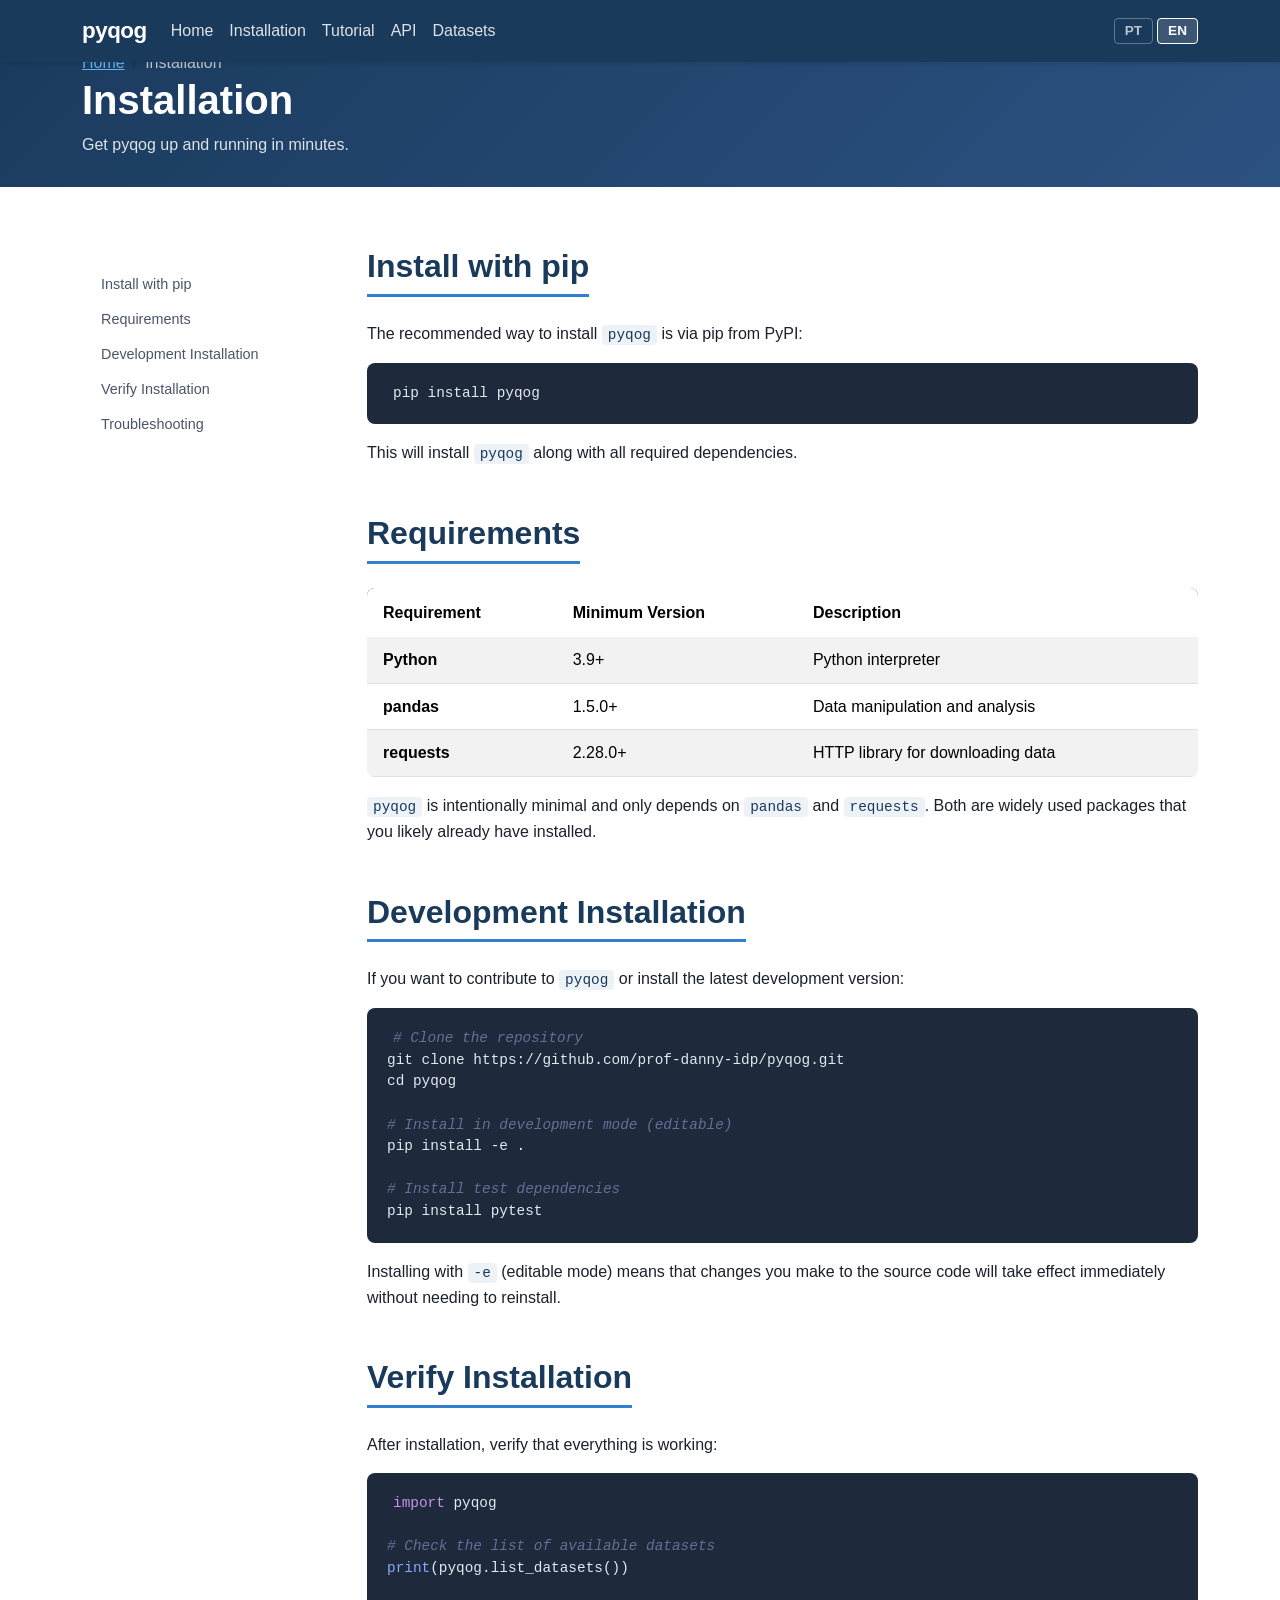
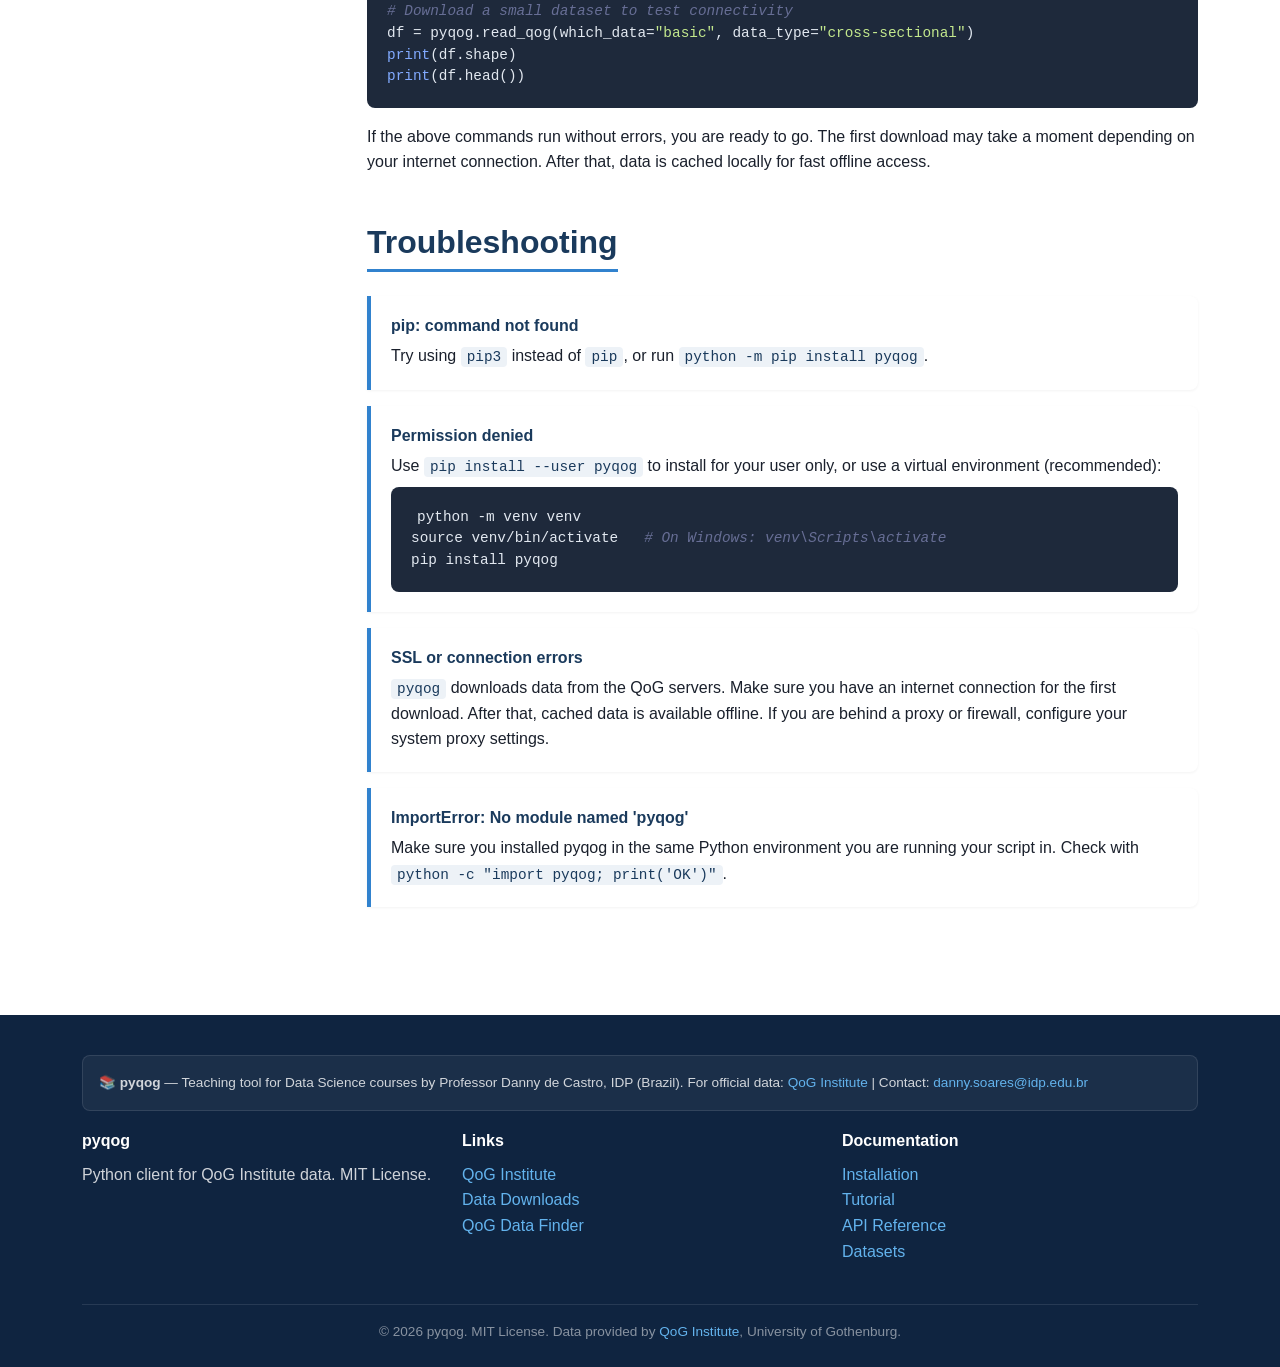
<file: docs/en/installation.html>
<!DOCTYPE html>
<html lang="en">
<head>
    <meta charset="UTF-8">
    <meta name="viewport" content="width=device-width, initial-scale=1.0">
    <title>Installation — pyqog</title>
    <link href="https://cdn.jsdelivr.net/npm/bootstrap@5.3.2/dist/css/bootstrap.min.css" rel="stylesheet">
    <link rel="stylesheet" href="../css/style.css">
</head>
<body>
    <!-- Navbar -->
    <nav class="navbar navbar-expand-lg navbar-dark fixed-top">
        <div class="container">
            <a class="navbar-brand" href="index.html">pyqog</a>
            <button class="navbar-toggler" type="button" data-bs-toggle="collapse" data-bs-target="#navbarNav">
                <span class="navbar-toggler-icon"></span>
            </button>
            <div class="collapse navbar-collapse" id="navbarNav">
                <ul class="navbar-nav me-auto">
                    <li class="nav-item">
                        <a class="nav-link" href="index.html">Home</a>
                    </li>
                    <li class="nav-item">
                        <a class="nav-link active" href="installation.html">Installation</a>
                    </li>
                    <li class="nav-item">
                        <a class="nav-link" href="tutorial.html">Tutorial</a>
                    </li>
                    <li class="nav-item">
                        <a class="nav-link" href="api.html">API</a>
                    </li>
                    <li class="nav-item">
                        <a class="nav-link" href="datasets.html">Datasets</a>
                    </li>
                </ul>
                <div class="lang-switcher">
                    <a href="../pt/instalacao.html" class="btn btn-lang" data-lang="pt">PT</a>
                    <a href="installation.html" class="btn btn-lang active" data-lang="en">EN</a>
                </div>
            </div>
        </div>
    </nav>

    <!-- Page Header -->
    <section class="page-header">
        <div class="container">
            <nav aria-label="breadcrumb">
                <ol class="breadcrumb">
                    <li class="breadcrumb-item"><a href="index.html">Home</a></li>
                    <li class="breadcrumb-item active" aria-current="page">Installation</li>
                </ol>
            </nav>
            <h1>Installation</h1>
            <p class="mb-0 mt-2" style="opacity: 0.85;">Get pyqog up and running in minutes.</p>
        </div>
    </section>

    <!-- Content -->
    <section class="content-section">
        <div class="container">
            <div class="row">
                <!-- Sidebar -->
                <div class="col-lg-3">
                    <nav class="sidebar">
                        <nav class="nav flex-column">
                            <a class="nav-link" href="#pip-install">Install with pip</a>
                            <a class="nav-link" href="#requirements">Requirements</a>
                            <a class="nav-link" href="#dev-install">Development Installation</a>
                            <a class="nav-link" href="#verify">Verify Installation</a>
                            <a class="nav-link" href="#troubleshooting">Troubleshooting</a>
                        </nav>
                    </nav>
                </div>

                <!-- Main Content -->
                <div class="col-lg-9">

                    <!-- pip install -->
                    <div id="pip-install" class="mb-5">
                        <h2 class="section-title">Install with pip</h2>
                        <p>The recommended way to install <code>pyqog</code> is via pip from PyPI:</p>
<pre><code>pip install pyqog</code></pre>
                        <p class="mt-3">This will install <code>pyqog</code> along with all required dependencies.</p>
                    </div>

                    <!-- Requirements -->
                    <div id="requirements" class="mb-5">
                        <h2 class="section-title">Requirements</h2>
                        <table class="table table-striped">
                            <thead>
                                <tr>
                                    <th>Requirement</th>
                                    <th>Minimum Version</th>
                                    <th>Description</th>
                                </tr>
                            </thead>
                            <tbody>
                                <tr>
                                    <td><strong>Python</strong></td>
                                    <td>3.9+</td>
                                    <td>Python interpreter</td>
                                </tr>
                                <tr>
                                    <td><strong>pandas</strong></td>
                                    <td>1.5.0+</td>
                                    <td>Data manipulation and analysis</td>
                                </tr>
                                <tr>
                                    <td><strong>requests</strong></td>
                                    <td>2.28.0+</td>
                                    <td>HTTP library for downloading data</td>
                                </tr>
                            </tbody>
                        </table>
                        <p>
                            <code>pyqog</code> is intentionally minimal and only depends on <code>pandas</code> and
                            <code>requests</code>. Both are widely used packages that you likely already have installed.
                        </p>
                    </div>

                    <!-- Dev install -->
                    <div id="dev-install" class="mb-5">
                        <h2 class="section-title">Development Installation</h2>
                        <p>If you want to contribute to <code>pyqog</code> or install the latest development version:</p>
<pre><code><span class="cm"># Clone the repository</span>
git clone https://github.com/prof-danny-idp/pyqog.git
cd pyqog

<span class="cm"># Install in development mode (editable)</span>
pip install -e .

<span class="cm"># Install test dependencies</span>
pip install pytest</code></pre>
                        <p class="mt-3">
                            Installing with <code>-e</code> (editable mode) means that changes you make to the source code
                            will take effect immediately without needing to reinstall.
                        </p>
                    </div>

                    <!-- Verify -->
                    <div id="verify" class="mb-5">
                        <h2 class="section-title">Verify Installation</h2>
                        <p>After installation, verify that everything is working:</p>
<pre><code><span class="kw">import</span> pyqog

<span class="cm"># Check the list of available datasets</span>
<span class="fn">print</span>(pyqog.list_datasets())

<span class="cm"># Download a small dataset to test connectivity</span>
df = pyqog.read_qog(which_data=<span class="st">"basic"</span>, data_type=<span class="st">"cross-sectional"</span>)
<span class="fn">print</span>(df.shape)
<span class="fn">print</span>(df.head())</code></pre>
                        <p class="mt-3">
                            If the above commands run without errors, you are ready to go. The first download may take
                            a moment depending on your internet connection. After that, data is cached locally for fast
                            offline access.
                        </p>
                    </div>

                    <!-- Troubleshooting -->
                    <div id="troubleshooting" class="mb-5">
                        <h2 class="section-title">Troubleshooting</h2>

                        <div class="dataset-card">
                            <h6>pip: command not found</h6>
                            <p class="mb-0">
                                Try using <code>pip3</code> instead of <code>pip</code>, or run
                                <code>python -m pip install pyqog</code>.
                            </p>
                        </div>

                        <div class="dataset-card">
                            <h6>Permission denied</h6>
                            <p class="mb-0">
                                Use <code>pip install --user pyqog</code> to install for your user only,
                                or use a virtual environment (recommended):
                            </p>
<pre class="mt-2 mb-0"><code>python -m venv venv
source venv/bin/activate   <span class="cm"># On Windows: venv\Scripts\activate</span>
pip install pyqog</code></pre>
                        </div>

                        <div class="dataset-card">
                            <h6>SSL or connection errors</h6>
                            <p class="mb-0">
                                <code>pyqog</code> downloads data from the QoG servers. Make sure you have an internet
                                connection for the first download. After that, cached data is available offline. If you are
                                behind a proxy or firewall, configure your system proxy settings.
                            </p>
                        </div>

                        <div class="dataset-card">
                            <h6>ImportError: No module named 'pyqog'</h6>
                            <p class="mb-0">
                                Make sure you installed pyqog in the same Python environment you are running your script in.
                                Check with <code>python -c "import pyqog; print('OK')"</code>.
                            </p>
                        </div>
                    </div>

                </div>
            </div>
        </div>
    </section>

    <!-- Footer -->
    <footer class="footer">
        <div class="container">
            <div class="notice-compact">
                &#128218; <strong>pyqog</strong> &mdash; Teaching tool for Data Science courses by Professor Danny de Castro, IDP (Brazil).
                For official data: <a href="https://www.gu.se/en/quality-government" target="_blank" rel="noopener">QoG Institute</a> |
                Contact: <a href="mailto:danny.soares@idp.edu.br">danny.soares@idp.edu.br</a>
            </div>
            <div class="row">
                <div class="col-md-4">
                    <h6>pyqog</h6>
                    <p>Python client for QoG Institute data. MIT License.</p>
                </div>
                <div class="col-md-4">
                    <h6>Links</h6>
                    <ul class="list-unstyled">
                        <li><a href="https://www.gu.se/en/quality-government" target="_blank" rel="noopener">QoG Institute</a></li>
                        <li><a href="https://www.gu.se/en/quality-government/qog-data/data-downloads" target="_blank" rel="noopener">Data Downloads</a></li>
                        <li><a href="https://datafinder.qog.gu.se/" target="_blank" rel="noopener">QoG Data Finder</a></li>
                    </ul>
                </div>
                <div class="col-md-4">
                    <h6>Documentation</h6>
                    <ul class="list-unstyled">
                        <li><a href="installation.html">Installation</a></li>
                        <li><a href="tutorial.html">Tutorial</a></li>
                        <li><a href="api.html">API Reference</a></li>
                        <li><a href="datasets.html">Datasets</a></li>
                    </ul>
                </div>
            </div>
            <div class="footer-bottom text-center">
                &copy; 2026 pyqog. MIT License. Data provided by <a href="https://www.gu.se/en/quality-government">QoG Institute</a>, University of Gothenburg.
            </div>
        </div>
    </footer>

    <script src="https://cdn.jsdelivr.net/npm/bootstrap@5.3.2/dist/js/bootstrap.bundle.min.js"></script>
    <script src="../js/lang-switcher.js"></script>
</body>
</html>
</file>
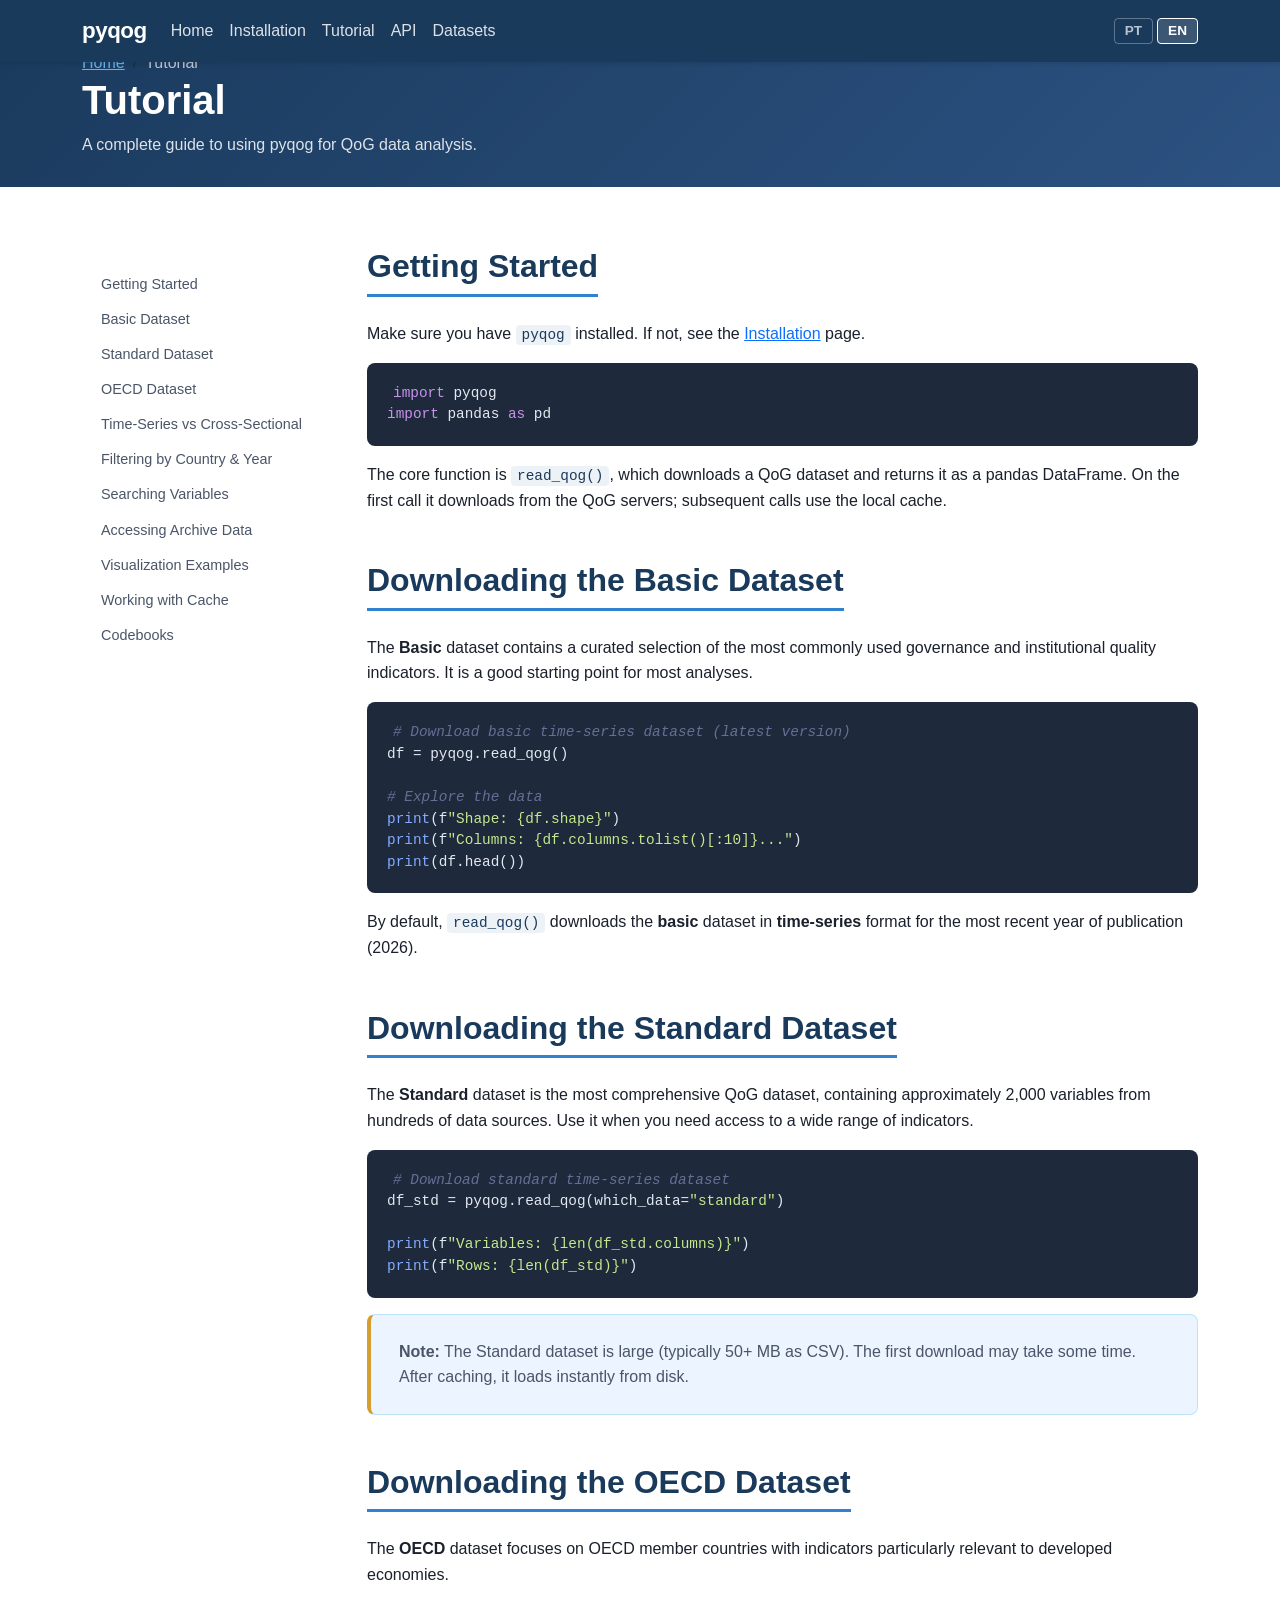
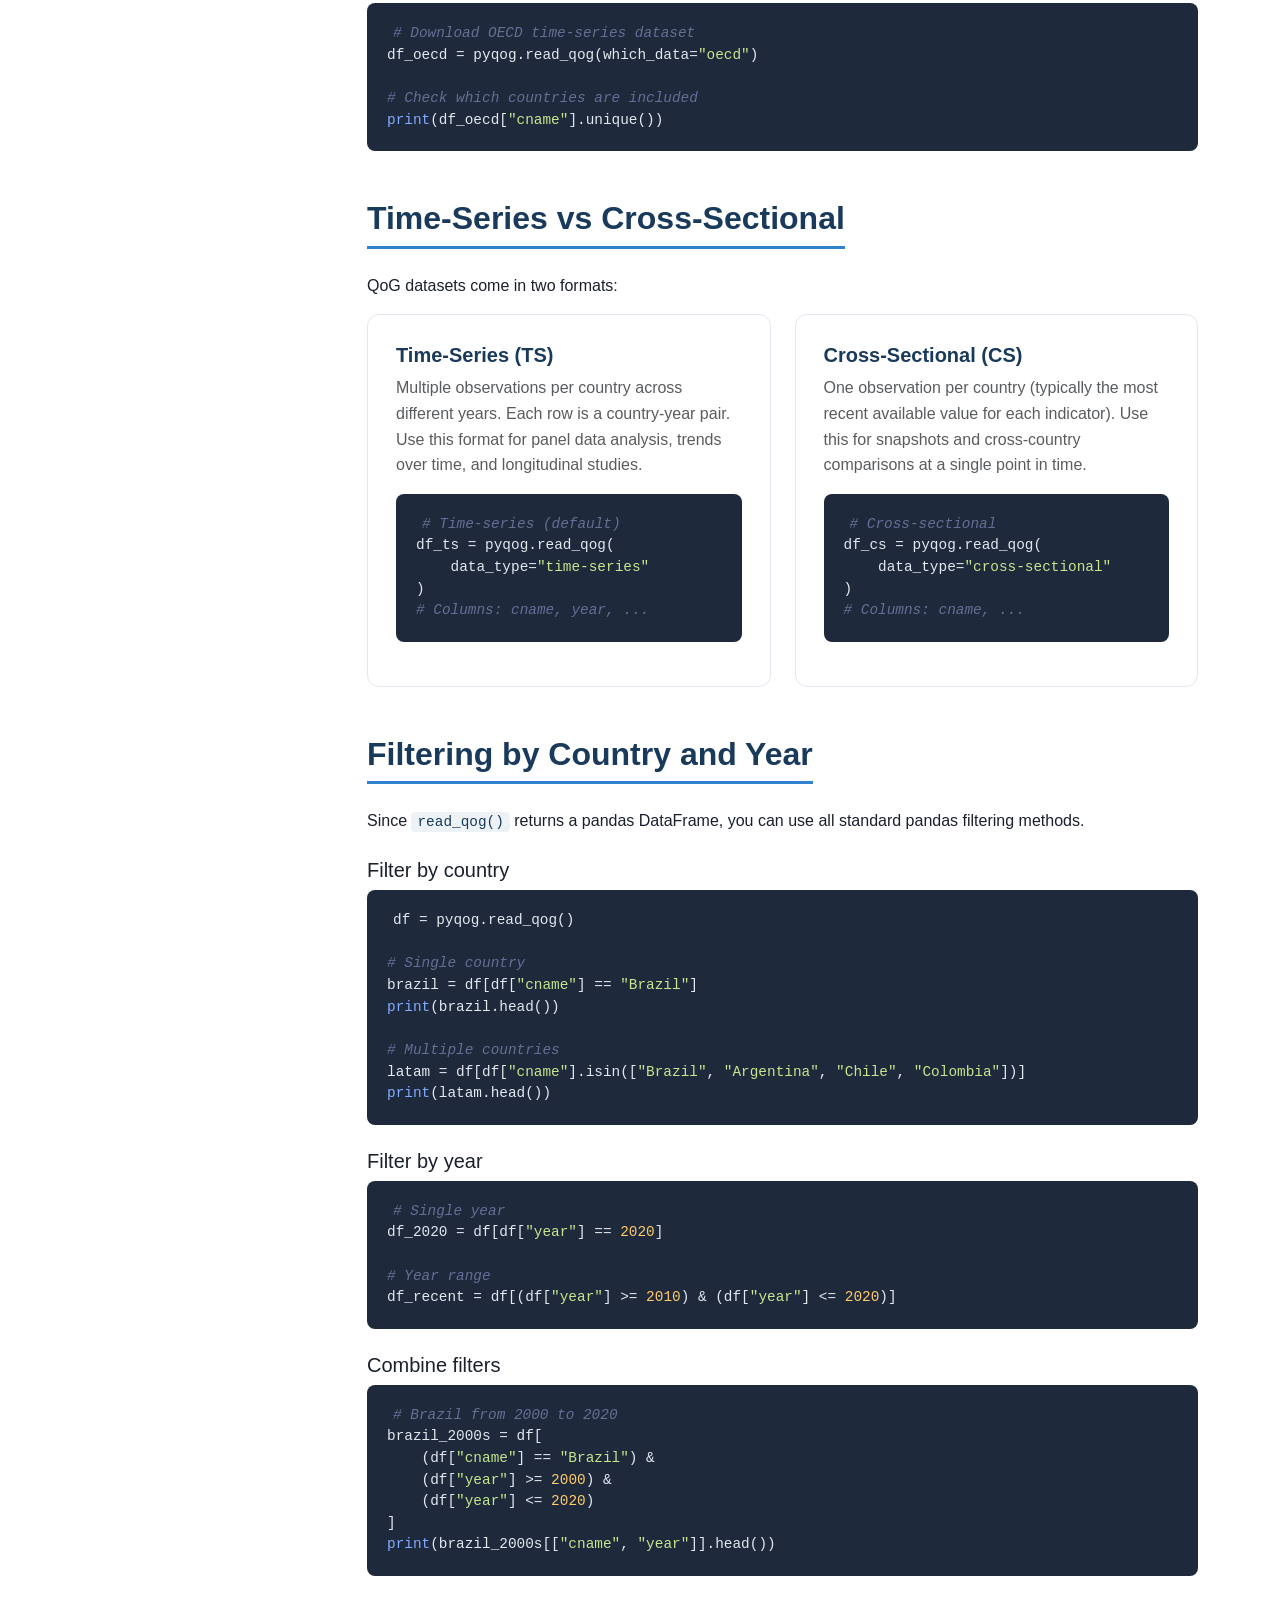
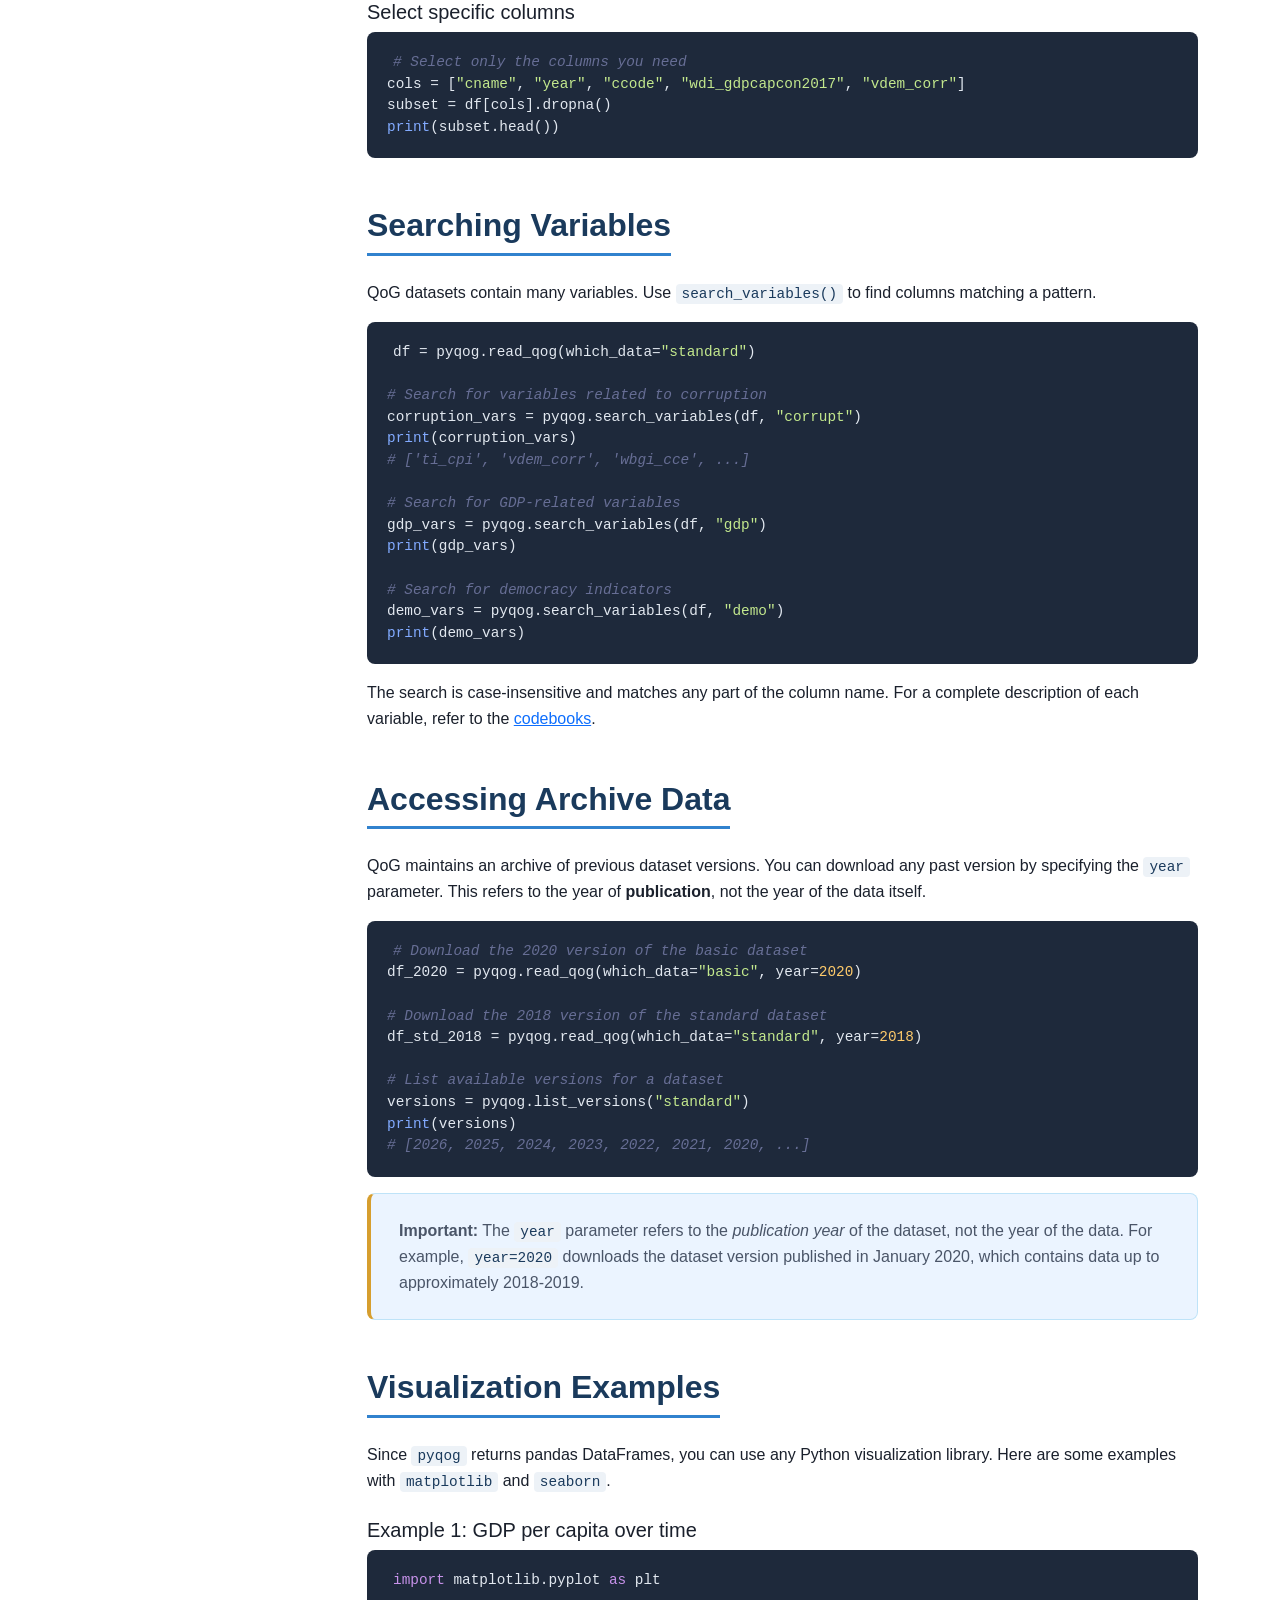
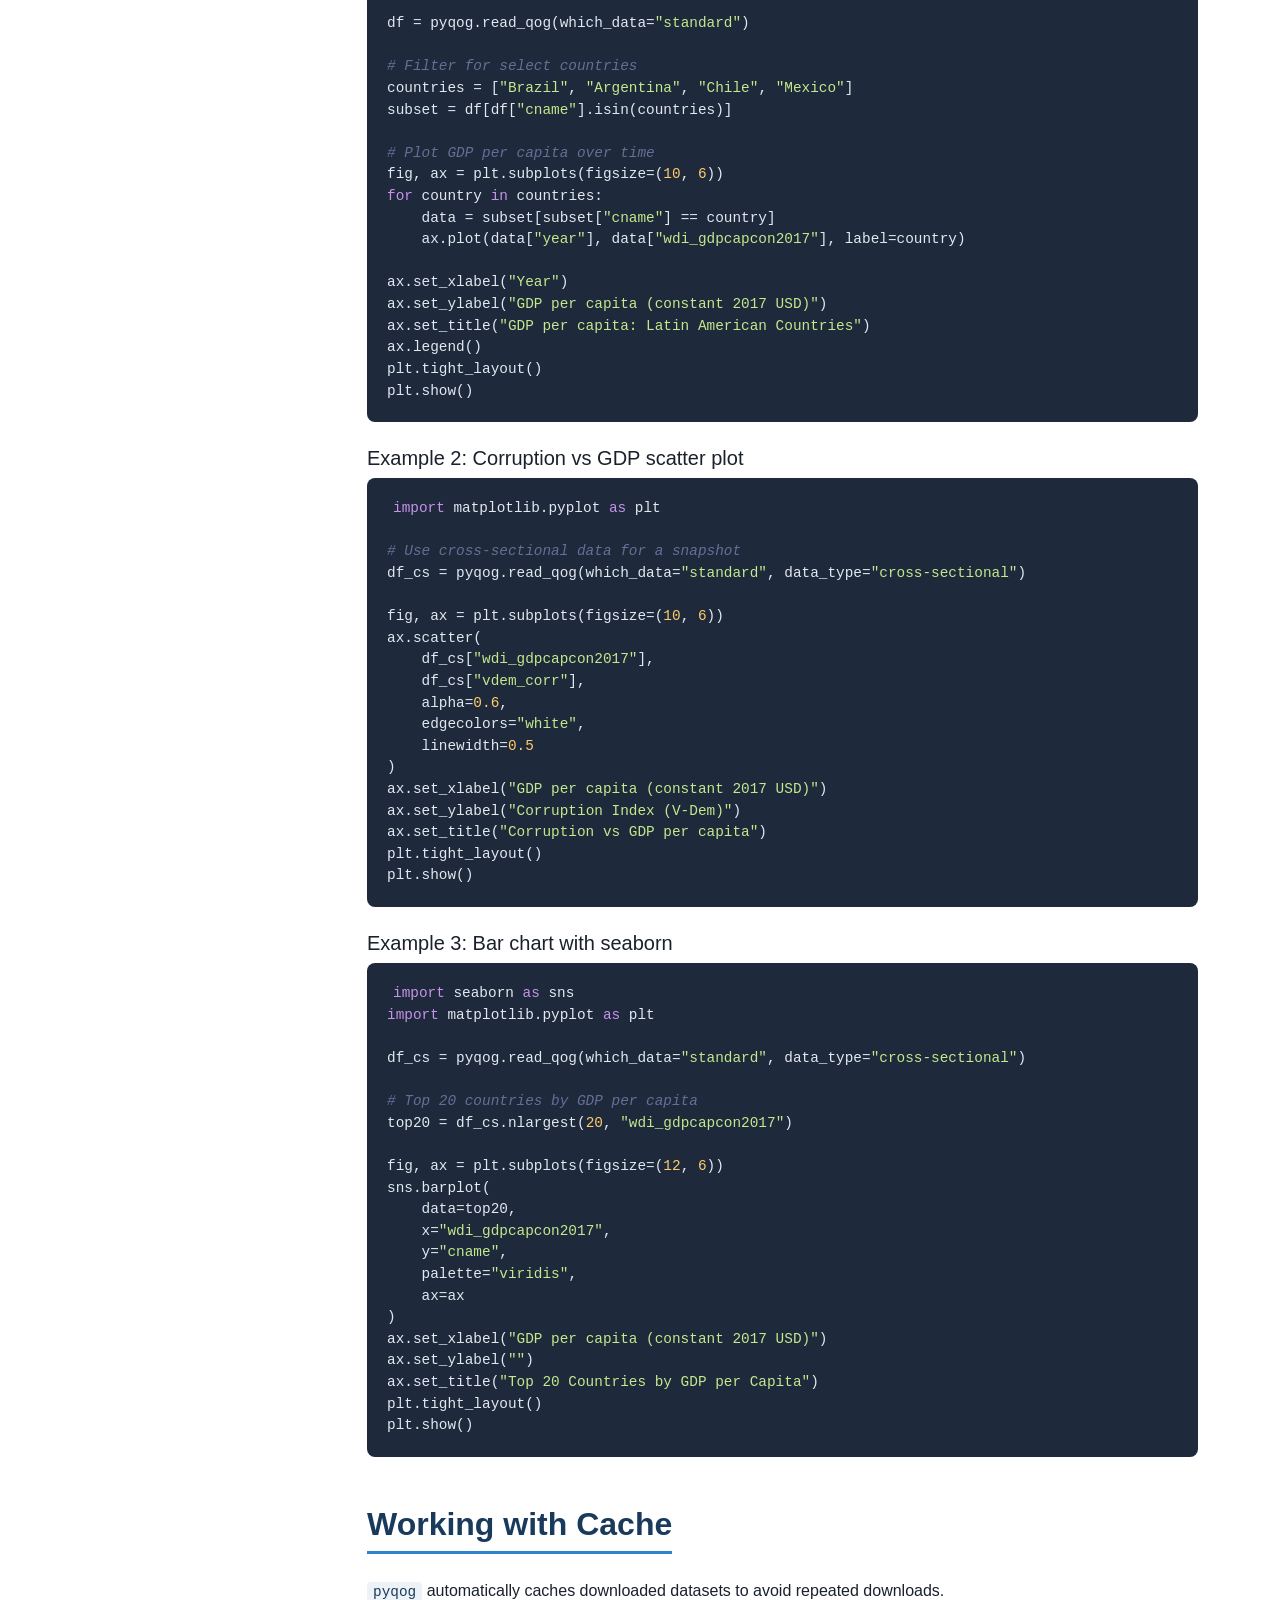
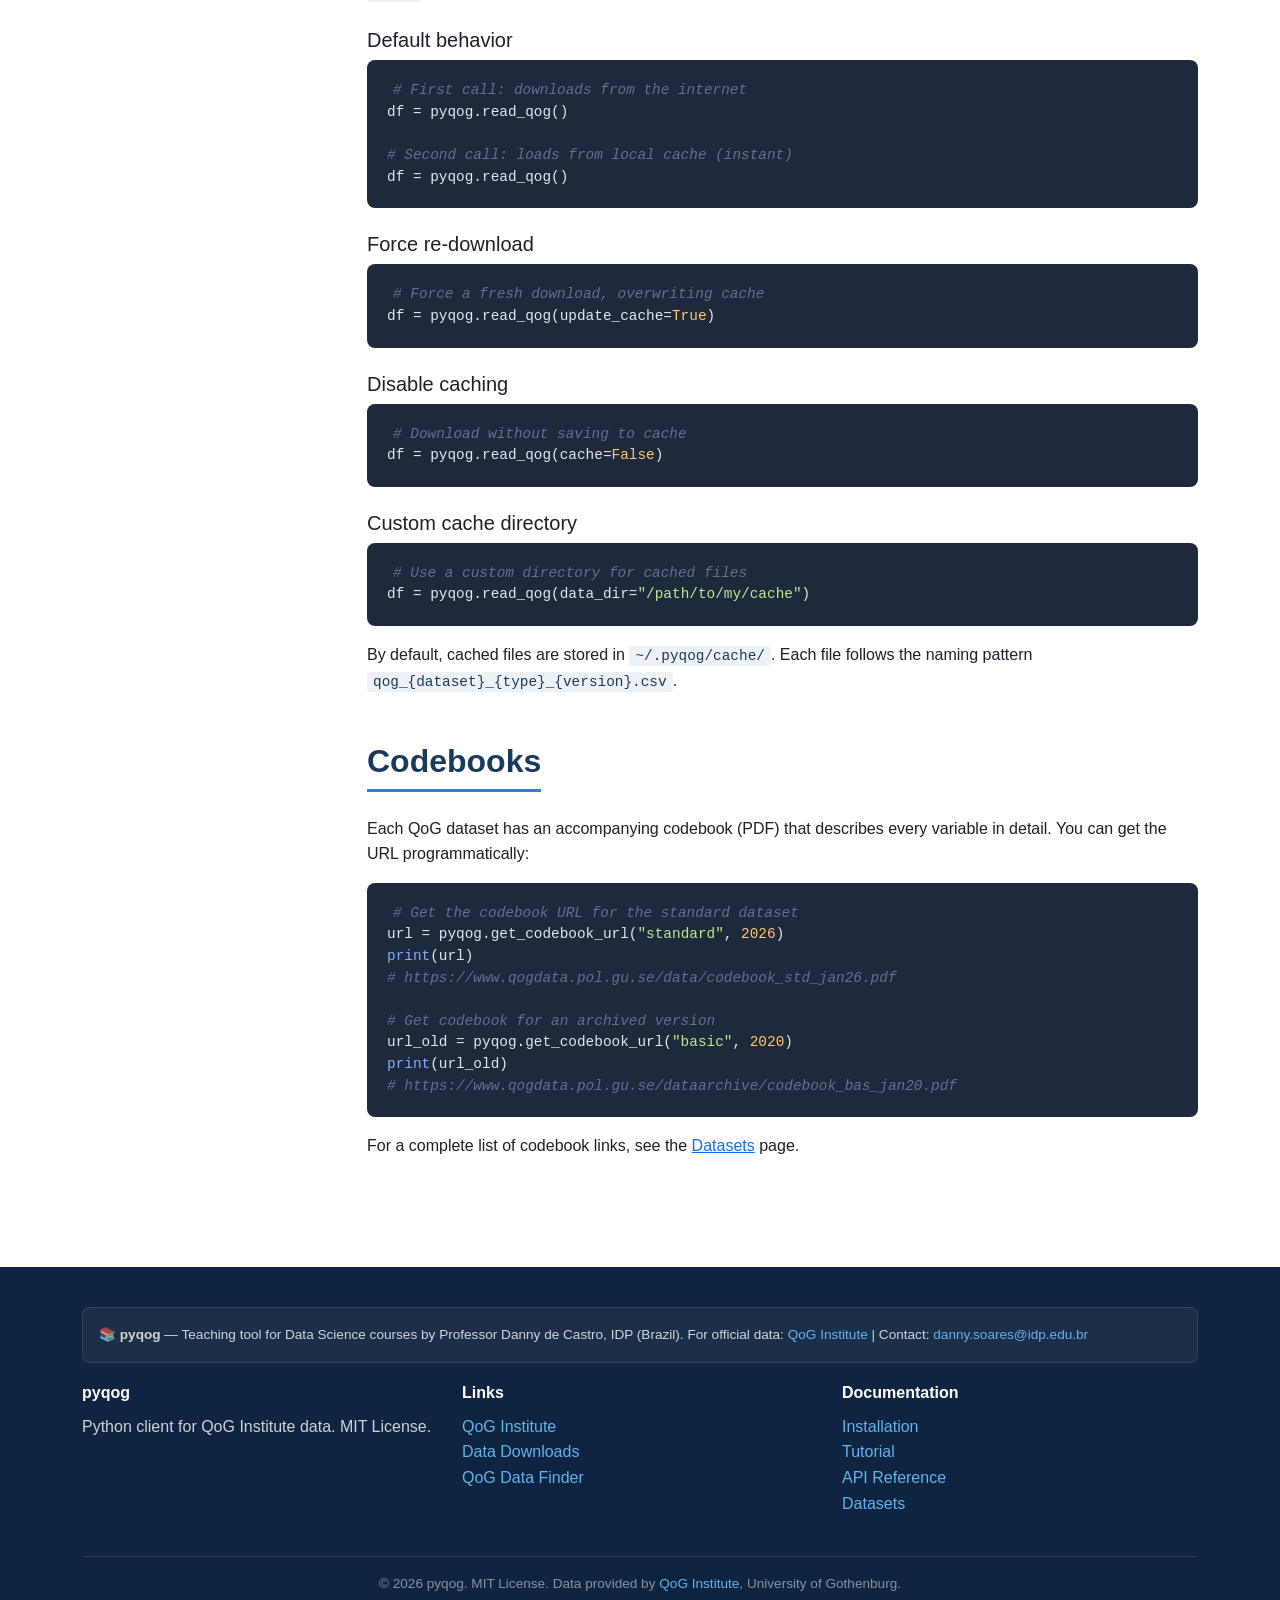
<file: docs/en/tutorial.html>
<!DOCTYPE html>
<html lang="en">
<head>
    <meta charset="UTF-8">
    <meta name="viewport" content="width=device-width, initial-scale=1.0">
    <title>Tutorial — pyqog</title>
    <link href="https://cdn.jsdelivr.net/npm/bootstrap@5.3.2/dist/css/bootstrap.min.css" rel="stylesheet">
    <link rel="stylesheet" href="../css/style.css">
</head>
<body>
    <!-- Navbar -->
    <nav class="navbar navbar-expand-lg navbar-dark fixed-top">
        <div class="container">
            <a class="navbar-brand" href="index.html">pyqog</a>
            <button class="navbar-toggler" type="button" data-bs-toggle="collapse" data-bs-target="#navbarNav">
                <span class="navbar-toggler-icon"></span>
            </button>
            <div class="collapse navbar-collapse" id="navbarNav">
                <ul class="navbar-nav me-auto">
                    <li class="nav-item">
                        <a class="nav-link" href="index.html">Home</a>
                    </li>
                    <li class="nav-item">
                        <a class="nav-link" href="installation.html">Installation</a>
                    </li>
                    <li class="nav-item">
                        <a class="nav-link active" href="tutorial.html">Tutorial</a>
                    </li>
                    <li class="nav-item">
                        <a class="nav-link" href="api.html">API</a>
                    </li>
                    <li class="nav-item">
                        <a class="nav-link" href="datasets.html">Datasets</a>
                    </li>
                </ul>
                <div class="lang-switcher">
                    <a href="../pt/tutorial.html" class="btn btn-lang" data-lang="pt">PT</a>
                    <a href="tutorial.html" class="btn btn-lang active" data-lang="en">EN</a>
                </div>
            </div>
        </div>
    </nav>

    <!-- Page Header -->
    <section class="page-header">
        <div class="container">
            <nav aria-label="breadcrumb">
                <ol class="breadcrumb">
                    <li class="breadcrumb-item"><a href="index.html">Home</a></li>
                    <li class="breadcrumb-item active" aria-current="page">Tutorial</li>
                </ol>
            </nav>
            <h1>Tutorial</h1>
            <p class="mb-0 mt-2" style="opacity: 0.85;">A complete guide to using pyqog for QoG data analysis.</p>
        </div>
    </section>

    <!-- Content -->
    <section class="content-section">
        <div class="container">
            <div class="row">
                <!-- Sidebar -->
                <div class="col-lg-3">
                    <nav class="sidebar">
                        <nav class="nav flex-column">
                            <a class="nav-link" href="#getting-started">Getting Started</a>
                            <a class="nav-link" href="#basic-data">Basic Dataset</a>
                            <a class="nav-link" href="#standard-data">Standard Dataset</a>
                            <a class="nav-link" href="#oecd-data">OECD Dataset</a>
                            <a class="nav-link" href="#ts-vs-cs">Time-Series vs Cross-Sectional</a>
                            <a class="nav-link" href="#filtering">Filtering by Country &amp; Year</a>
                            <a class="nav-link" href="#searching">Searching Variables</a>
                            <a class="nav-link" href="#archive">Accessing Archive Data</a>
                            <a class="nav-link" href="#visualization">Visualization Examples</a>
                            <a class="nav-link" href="#cache">Working with Cache</a>
                            <a class="nav-link" href="#codebooks">Codebooks</a>
                        </nav>
                    </nav>
                </div>

                <!-- Main Content -->
                <div class="col-lg-9">

                    <!-- Getting Started -->
                    <div id="getting-started" class="mb-5">
                        <h2 class="section-title">Getting Started</h2>
                        <p>
                            Make sure you have <code>pyqog</code> installed. If not, see the
                            <a href="installation.html">Installation</a> page.
                        </p>
<pre><code><span class="kw">import</span> pyqog
<span class="kw">import</span> pandas <span class="kw">as</span> pd</code></pre>
                        <p class="mt-3">
                            The core function is <code>read_qog()</code>, which downloads a QoG dataset and returns it
                            as a pandas DataFrame. On the first call it downloads from the QoG servers; subsequent calls
                            use the local cache.
                        </p>
                    </div>

                    <!-- Basic Dataset -->
                    <div id="basic-data" class="mb-5">
                        <h2 class="section-title">Downloading the Basic Dataset</h2>
                        <p>
                            The <strong>Basic</strong> dataset contains a curated selection of the most commonly used
                            governance and institutional quality indicators. It is a good starting point for most analyses.
                        </p>
<pre><code><span class="cm"># Download basic time-series dataset (latest version)</span>
df = pyqog.read_qog()

<span class="cm"># Explore the data</span>
<span class="fn">print</span>(f<span class="st">"Shape: {df.shape}"</span>)
<span class="fn">print</span>(f<span class="st">"Columns: {df.columns.tolist()[:10]}..."</span>)
<span class="fn">print</span>(df.head())</code></pre>
                        <p class="mt-3">
                            By default, <code>read_qog()</code> downloads the <strong>basic</strong> dataset in
                            <strong>time-series</strong> format for the most recent year of publication (2026).
                        </p>
                    </div>

                    <!-- Standard Dataset -->
                    <div id="standard-data" class="mb-5">
                        <h2 class="section-title">Downloading the Standard Dataset</h2>
                        <p>
                            The <strong>Standard</strong> dataset is the most comprehensive QoG dataset, containing
                            approximately 2,000 variables from hundreds of data sources. Use it when you need access
                            to a wide range of indicators.
                        </p>
<pre><code><span class="cm"># Download standard time-series dataset</span>
df_std = pyqog.read_qog(which_data=<span class="st">"standard"</span>)

<span class="fn">print</span>(f<span class="st">"Variables: {len(df_std.columns)}"</span>)
<span class="fn">print</span>(f<span class="st">"Rows: {len(df_std)}"</span>)</code></pre>
                        <div class="notice-card" style="border-left-color: var(--warning); margin-top: 1rem;">
                            <p class="mb-0">
                                <strong>Note:</strong> The Standard dataset is large (typically 50+ MB as CSV). The first
                                download may take some time. After caching, it loads instantly from disk.
                            </p>
                        </div>
                    </div>

                    <!-- OECD Dataset -->
                    <div id="oecd-data" class="mb-5">
                        <h2 class="section-title">Downloading the OECD Dataset</h2>
                        <p>
                            The <strong>OECD</strong> dataset focuses on OECD member countries with indicators
                            particularly relevant to developed economies.
                        </p>
<pre><code><span class="cm"># Download OECD time-series dataset</span>
df_oecd = pyqog.read_qog(which_data=<span class="st">"oecd"</span>)

<span class="cm"># Check which countries are included</span>
<span class="fn">print</span>(df_oecd[<span class="st">"cname"</span>].unique())</code></pre>
                    </div>

                    <!-- Time-Series vs Cross-Sectional -->
                    <div id="ts-vs-cs" class="mb-5">
                        <h2 class="section-title">Time-Series vs Cross-Sectional</h2>
                        <p>
                            QoG datasets come in two formats:
                        </p>
                        <div class="row g-4">
                            <div class="col-md-6">
                                <div class="feature-card">
                                    <h5>Time-Series (TS)</h5>
                                    <p class="text-muted">
                                        Multiple observations per country across different years.
                                        Each row is a country-year pair. Use this format for panel
                                        data analysis, trends over time, and longitudinal studies.
                                    </p>
<pre><code><span class="cm"># Time-series (default)</span>
df_ts = pyqog.read_qog(
    data_type=<span class="st">"time-series"</span>
)
<span class="cm"># Columns: cname, year, ...</span></code></pre>
                                </div>
                            </div>
                            <div class="col-md-6">
                                <div class="feature-card">
                                    <h5>Cross-Sectional (CS)</h5>
                                    <p class="text-muted">
                                        One observation per country (typically the most recent available
                                        value for each indicator). Use this for snapshots and cross-country
                                        comparisons at a single point in time.
                                    </p>
<pre><code><span class="cm"># Cross-sectional</span>
df_cs = pyqog.read_qog(
    data_type=<span class="st">"cross-sectional"</span>
)
<span class="cm"># Columns: cname, ...</span></code></pre>
                                </div>
                            </div>
                        </div>
                    </div>

                    <!-- Filtering -->
                    <div id="filtering" class="mb-5">
                        <h2 class="section-title">Filtering by Country and Year</h2>
                        <p>
                            Since <code>read_qog()</code> returns a pandas DataFrame, you can use all standard
                            pandas filtering methods.
                        </p>

                        <h5 class="mt-4">Filter by country</h5>
<pre><code>df = pyqog.read_qog()

<span class="cm"># Single country</span>
brazil = df[df[<span class="st">"cname"</span>] == <span class="st">"Brazil"</span>]
<span class="fn">print</span>(brazil.head())

<span class="cm"># Multiple countries</span>
latam = df[df[<span class="st">"cname"</span>].isin([<span class="st">"Brazil"</span>, <span class="st">"Argentina"</span>, <span class="st">"Chile"</span>, <span class="st">"Colombia"</span>])]
<span class="fn">print</span>(latam.head())</code></pre>

                        <h5 class="mt-4">Filter by year</h5>
<pre><code><span class="cm"># Single year</span>
df_2020 = df[df[<span class="st">"year"</span>] == <span class="nb">2020</span>]

<span class="cm"># Year range</span>
df_recent = df[(df[<span class="st">"year"</span>] >= <span class="nb">2010</span>) &amp; (df[<span class="st">"year"</span>] &lt;= <span class="nb">2020</span>)]</code></pre>

                        <h5 class="mt-4">Combine filters</h5>
<pre><code><span class="cm"># Brazil from 2000 to 2020</span>
brazil_2000s = df[
    (df[<span class="st">"cname"</span>] == <span class="st">"Brazil"</span>) &amp;
    (df[<span class="st">"year"</span>] >= <span class="nb">2000</span>) &amp;
    (df[<span class="st">"year"</span>] &lt;= <span class="nb">2020</span>)
]
<span class="fn">print</span>(brazil_2000s[[<span class="st">"cname"</span>, <span class="st">"year"</span>]].head())</code></pre>

                        <h5 class="mt-4">Select specific columns</h5>
<pre><code><span class="cm"># Select only the columns you need</span>
cols = [<span class="st">"cname"</span>, <span class="st">"year"</span>, <span class="st">"ccode"</span>, <span class="st">"wdi_gdpcapcon2017"</span>, <span class="st">"vdem_corr"</span>]
subset = df[cols].dropna()
<span class="fn">print</span>(subset.head())</code></pre>
                    </div>

                    <!-- Searching Variables -->
                    <div id="searching" class="mb-5">
                        <h2 class="section-title">Searching Variables</h2>
                        <p>
                            QoG datasets contain many variables. Use <code>search_variables()</code> to find columns
                            matching a pattern.
                        </p>
<pre><code>df = pyqog.read_qog(which_data=<span class="st">"standard"</span>)

<span class="cm"># Search for variables related to corruption</span>
corruption_vars = pyqog.search_variables(df, <span class="st">"corrupt"</span>)
<span class="fn">print</span>(corruption_vars)
<span class="cm"># ['ti_cpi', 'vdem_corr', 'wbgi_cce', ...]</span>

<span class="cm"># Search for GDP-related variables</span>
gdp_vars = pyqog.search_variables(df, <span class="st">"gdp"</span>)
<span class="fn">print</span>(gdp_vars)

<span class="cm"># Search for democracy indicators</span>
demo_vars = pyqog.search_variables(df, <span class="st">"demo"</span>)
<span class="fn">print</span>(demo_vars)</code></pre>
                        <p class="mt-3">
                            The search is case-insensitive and matches any part of the column name. For a complete
                            description of each variable, refer to the
                            <a href="datasets.html">codebooks</a>.
                        </p>
                    </div>

                    <!-- Archive Data -->
                    <div id="archive" class="mb-5">
                        <h2 class="section-title">Accessing Archive Data</h2>
                        <p>
                            QoG maintains an archive of previous dataset versions. You can download any past version
                            by specifying the <code>year</code> parameter. This refers to the year of <strong>publication</strong>,
                            not the year of the data itself.
                        </p>
<pre><code><span class="cm"># Download the 2020 version of the basic dataset</span>
df_2020 = pyqog.read_qog(which_data=<span class="st">"basic"</span>, year=<span class="nb">2020</span>)

<span class="cm"># Download the 2018 version of the standard dataset</span>
df_std_2018 = pyqog.read_qog(which_data=<span class="st">"standard"</span>, year=<span class="nb">2018</span>)

<span class="cm"># List available versions for a dataset</span>
versions = pyqog.list_versions(<span class="st">"standard"</span>)
<span class="fn">print</span>(versions)
<span class="cm"># [2026, 2025, 2024, 2023, 2022, 2021, 2020, ...]</span></code></pre>
                        <div class="notice-card" style="border-left-color: var(--warning); margin-top: 1rem;">
                            <p class="mb-0">
                                <strong>Important:</strong> The <code>year</code> parameter refers to the
                                <em>publication year</em> of the dataset, not the year of the data. For example,
                                <code>year=2020</code> downloads the dataset version published in January 2020, which
                                contains data up to approximately 2018-2019.
                            </p>
                        </div>
                    </div>

                    <!-- Visualization -->
                    <div id="visualization" class="mb-5">
                        <h2 class="section-title">Visualization Examples</h2>
                        <p>
                            Since <code>pyqog</code> returns pandas DataFrames, you can use any Python visualization
                            library. Here are some examples with <code>matplotlib</code> and <code>seaborn</code>.
                        </p>

                        <h5 class="mt-4">Example 1: GDP per capita over time</h5>
<pre><code><span class="kw">import</span> matplotlib.pyplot <span class="kw">as</span> plt

df = pyqog.read_qog(which_data=<span class="st">"standard"</span>)

<span class="cm"># Filter for select countries</span>
countries = [<span class="st">"Brazil"</span>, <span class="st">"Argentina"</span>, <span class="st">"Chile"</span>, <span class="st">"Mexico"</span>]
subset = df[df[<span class="st">"cname"</span>].isin(countries)]

<span class="cm"># Plot GDP per capita over time</span>
fig, ax = plt.subplots(figsize=(<span class="nb">10</span>, <span class="nb">6</span>))
<span class="kw">for</span> country <span class="kw">in</span> countries:
    data = subset[subset[<span class="st">"cname"</span>] == country]
    ax.plot(data[<span class="st">"year"</span>], data[<span class="st">"wdi_gdpcapcon2017"</span>], label=country)

ax.set_xlabel(<span class="st">"Year"</span>)
ax.set_ylabel(<span class="st">"GDP per capita (constant 2017 USD)"</span>)
ax.set_title(<span class="st">"GDP per capita: Latin American Countries"</span>)
ax.legend()
plt.tight_layout()
plt.show()</code></pre>

                        <h5 class="mt-4">Example 2: Corruption vs GDP scatter plot</h5>
<pre><code><span class="kw">import</span> matplotlib.pyplot <span class="kw">as</span> plt

<span class="cm"># Use cross-sectional data for a snapshot</span>
df_cs = pyqog.read_qog(which_data=<span class="st">"standard"</span>, data_type=<span class="st">"cross-sectional"</span>)

fig, ax = plt.subplots(figsize=(<span class="nb">10</span>, <span class="nb">6</span>))
ax.scatter(
    df_cs[<span class="st">"wdi_gdpcapcon2017"</span>],
    df_cs[<span class="st">"vdem_corr"</span>],
    alpha=<span class="nb">0.6</span>,
    edgecolors=<span class="st">"white"</span>,
    linewidth=<span class="nb">0.5</span>
)
ax.set_xlabel(<span class="st">"GDP per capita (constant 2017 USD)"</span>)
ax.set_ylabel(<span class="st">"Corruption Index (V-Dem)"</span>)
ax.set_title(<span class="st">"Corruption vs GDP per capita"</span>)
plt.tight_layout()
plt.show()</code></pre>

                        <h5 class="mt-4">Example 3: Bar chart with seaborn</h5>
<pre><code><span class="kw">import</span> seaborn <span class="kw">as</span> sns
<span class="kw">import</span> matplotlib.pyplot <span class="kw">as</span> plt

df_cs = pyqog.read_qog(which_data=<span class="st">"standard"</span>, data_type=<span class="st">"cross-sectional"</span>)

<span class="cm"># Top 20 countries by GDP per capita</span>
top20 = df_cs.nlargest(<span class="nb">20</span>, <span class="st">"wdi_gdpcapcon2017"</span>)

fig, ax = plt.subplots(figsize=(<span class="nb">12</span>, <span class="nb">6</span>))
sns.barplot(
    data=top20,
    x=<span class="st">"wdi_gdpcapcon2017"</span>,
    y=<span class="st">"cname"</span>,
    palette=<span class="st">"viridis"</span>,
    ax=ax
)
ax.set_xlabel(<span class="st">"GDP per capita (constant 2017 USD)"</span>)
ax.set_ylabel(<span class="st">""</span>)
ax.set_title(<span class="st">"Top 20 Countries by GDP per Capita"</span>)
plt.tight_layout()
plt.show()</code></pre>
                    </div>

                    <!-- Cache -->
                    <div id="cache" class="mb-5">
                        <h2 class="section-title">Working with Cache</h2>
                        <p>
                            <code>pyqog</code> automatically caches downloaded datasets to avoid repeated downloads.
                        </p>

                        <h5 class="mt-4">Default behavior</h5>
<pre><code><span class="cm"># First call: downloads from the internet</span>
df = pyqog.read_qog()

<span class="cm"># Second call: loads from local cache (instant)</span>
df = pyqog.read_qog()</code></pre>

                        <h5 class="mt-4">Force re-download</h5>
<pre><code><span class="cm"># Force a fresh download, overwriting cache</span>
df = pyqog.read_qog(update_cache=<span class="nb">True</span>)</code></pre>

                        <h5 class="mt-4">Disable caching</h5>
<pre><code><span class="cm"># Download without saving to cache</span>
df = pyqog.read_qog(cache=<span class="nb">False</span>)</code></pre>

                        <h5 class="mt-4">Custom cache directory</h5>
<pre><code><span class="cm"># Use a custom directory for cached files</span>
df = pyqog.read_qog(data_dir=<span class="st">"/path/to/my/cache"</span>)</code></pre>
                        <p class="mt-3">
                            By default, cached files are stored in <code>~/.pyqog/cache/</code>. Each file follows the
                            naming pattern <code>qog_{dataset}_{type}_{version}.csv</code>.
                        </p>
                    </div>

                    <!-- Codebooks -->
                    <div id="codebooks" class="mb-5">
                        <h2 class="section-title">Codebooks</h2>
                        <p>
                            Each QoG dataset has an accompanying codebook (PDF) that describes every variable in detail.
                            You can get the URL programmatically:
                        </p>
<pre><code><span class="cm"># Get the codebook URL for the standard dataset</span>
url = pyqog.get_codebook_url(<span class="st">"standard"</span>, <span class="nb">2026</span>)
<span class="fn">print</span>(url)
<span class="cm"># https://www.qogdata.pol.gu.se/data/codebook_std_jan26.pdf</span>

<span class="cm"># Get codebook for an archived version</span>
url_old = pyqog.get_codebook_url(<span class="st">"basic"</span>, <span class="nb">2020</span>)
<span class="fn">print</span>(url_old)
<span class="cm"># https://www.qogdata.pol.gu.se/dataarchive/codebook_bas_jan20.pdf</span></code></pre>
                        <p class="mt-3">
                            For a complete list of codebook links, see the <a href="datasets.html">Datasets</a> page.
                        </p>
                    </div>

                </div>
            </div>
        </div>
    </section>

    <!-- Footer -->
    <footer class="footer">
        <div class="container">
            <div class="notice-compact">
                &#128218; <strong>pyqog</strong> &mdash; Teaching tool for Data Science courses by Professor Danny de Castro, IDP (Brazil).
                For official data: <a href="https://www.gu.se/en/quality-government" target="_blank" rel="noopener">QoG Institute</a> |
                Contact: <a href="mailto:danny.soares@idp.edu.br">danny.soares@idp.edu.br</a>
            </div>
            <div class="row">
                <div class="col-md-4">
                    <h6>pyqog</h6>
                    <p>Python client for QoG Institute data. MIT License.</p>
                </div>
                <div class="col-md-4">
                    <h6>Links</h6>
                    <ul class="list-unstyled">
                        <li><a href="https://www.gu.se/en/quality-government" target="_blank" rel="noopener">QoG Institute</a></li>
                        <li><a href="https://www.gu.se/en/quality-government/qog-data/data-downloads" target="_blank" rel="noopener">Data Downloads</a></li>
                        <li><a href="https://datafinder.qog.gu.se/" target="_blank" rel="noopener">QoG Data Finder</a></li>
                    </ul>
                </div>
                <div class="col-md-4">
                    <h6>Documentation</h6>
                    <ul class="list-unstyled">
                        <li><a href="installation.html">Installation</a></li>
                        <li><a href="tutorial.html">Tutorial</a></li>
                        <li><a href="api.html">API Reference</a></li>
                        <li><a href="datasets.html">Datasets</a></li>
                    </ul>
                </div>
            </div>
            <div class="footer-bottom text-center">
                &copy; 2026 pyqog. MIT License. Data provided by <a href="https://www.gu.se/en/quality-government">QoG Institute</a>, University of Gothenburg.
            </div>
        </div>
    </footer>

    <script src="https://cdn.jsdelivr.net/npm/bootstrap@5.3.2/dist/js/bootstrap.bundle.min.js"></script>
    <script src="../js/lang-switcher.js"></script>
</body>
</html>
</file>
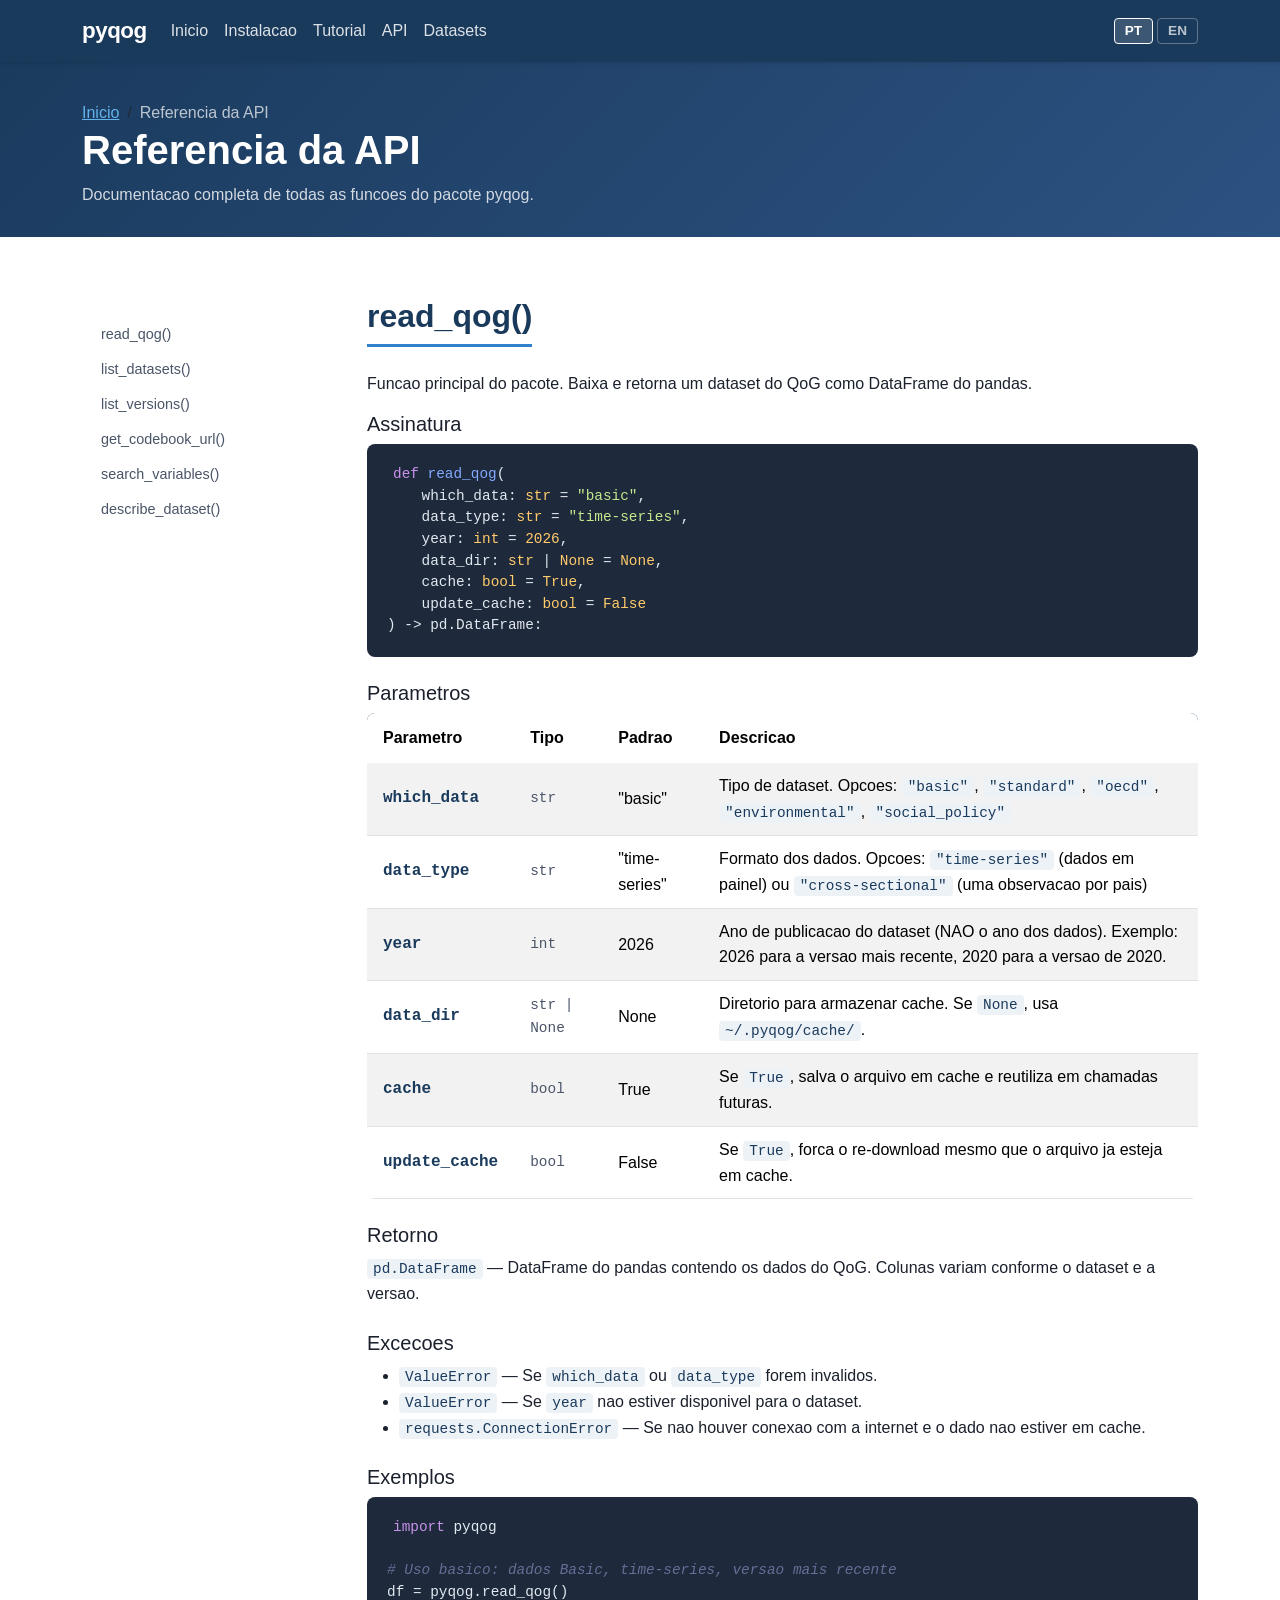
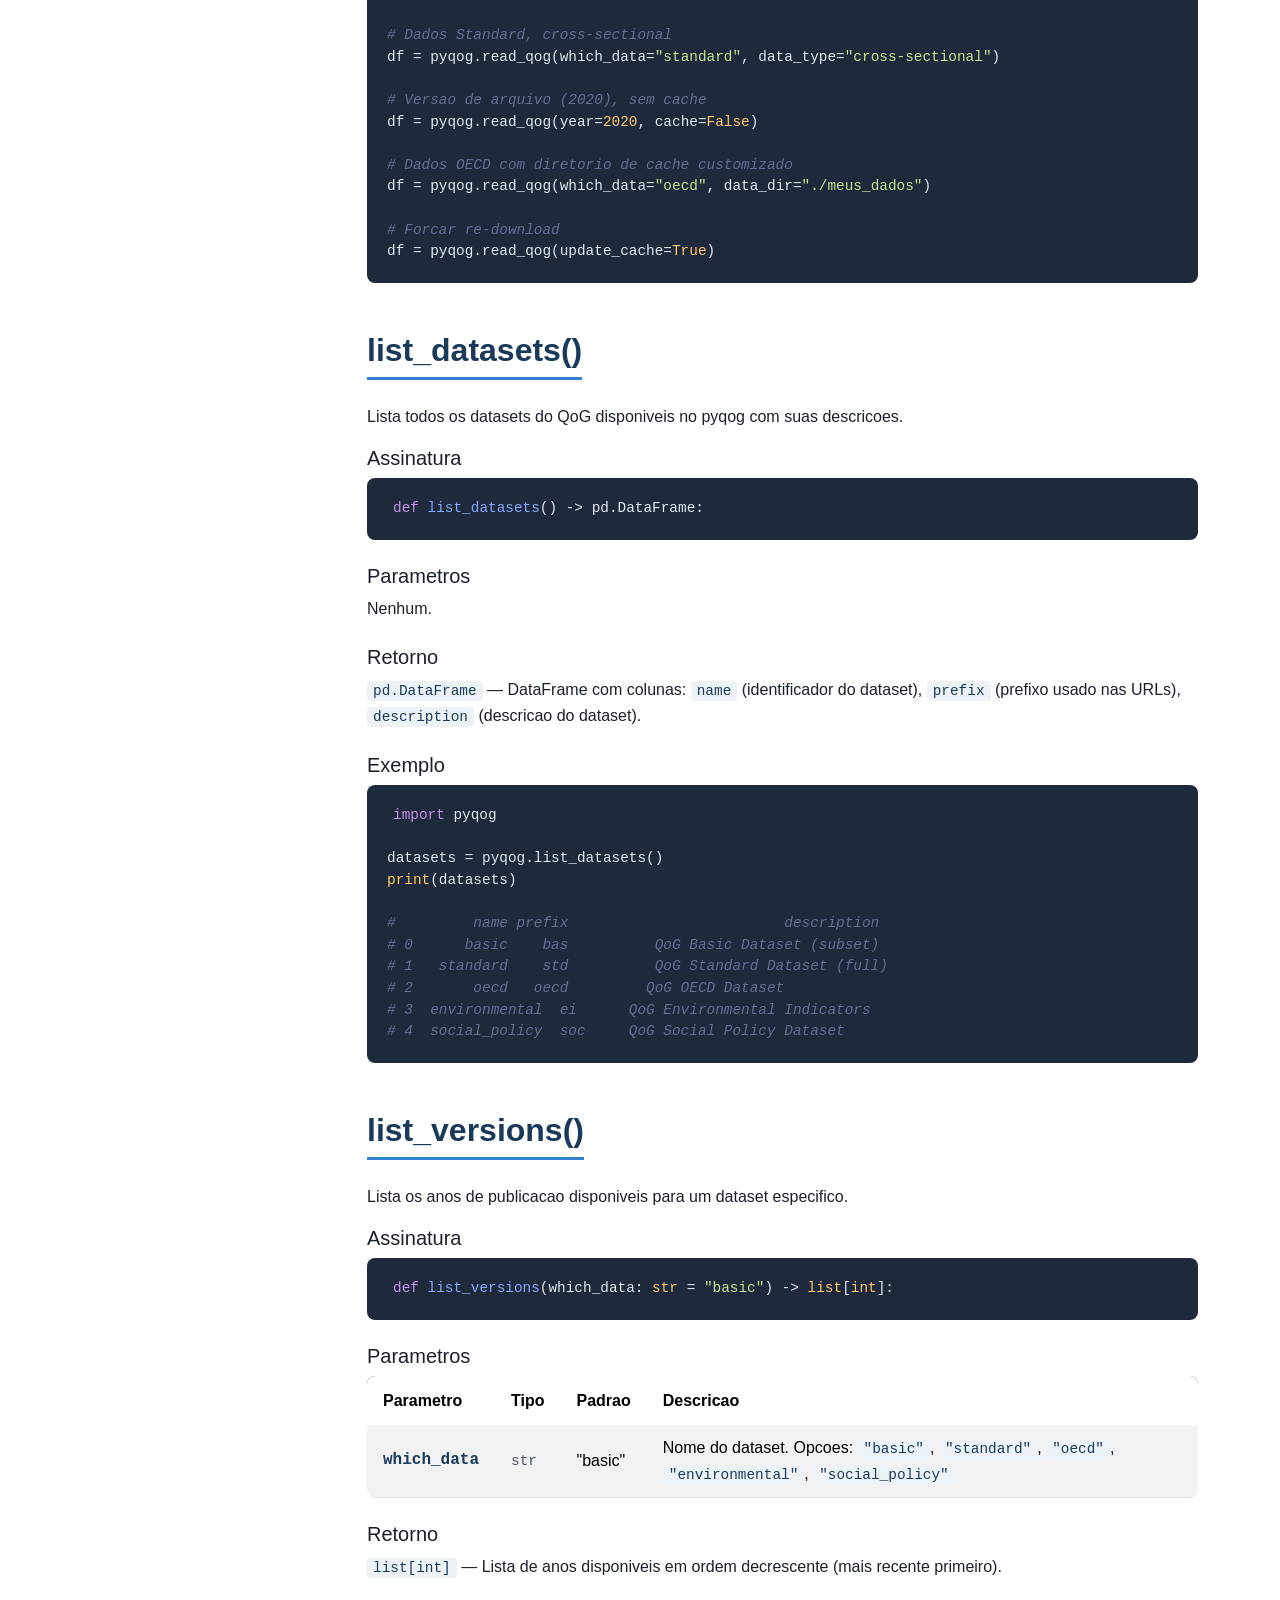
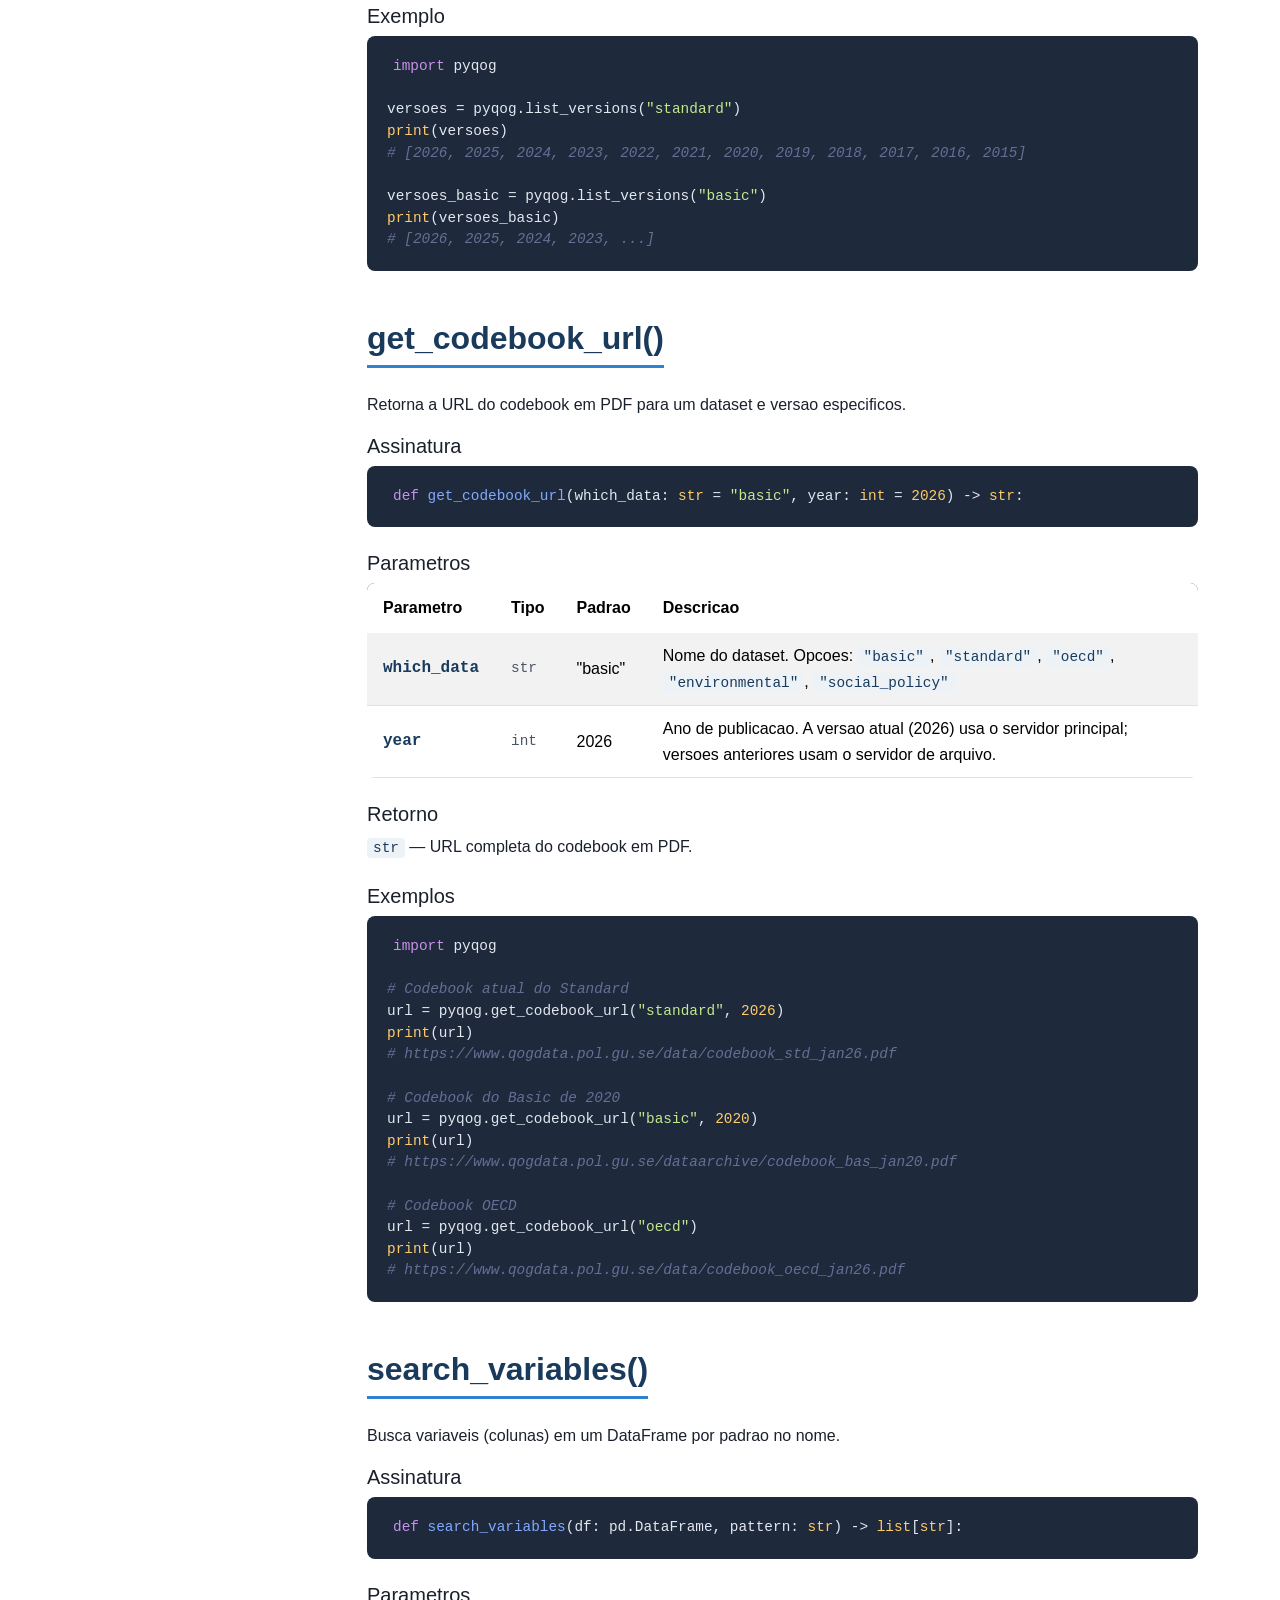
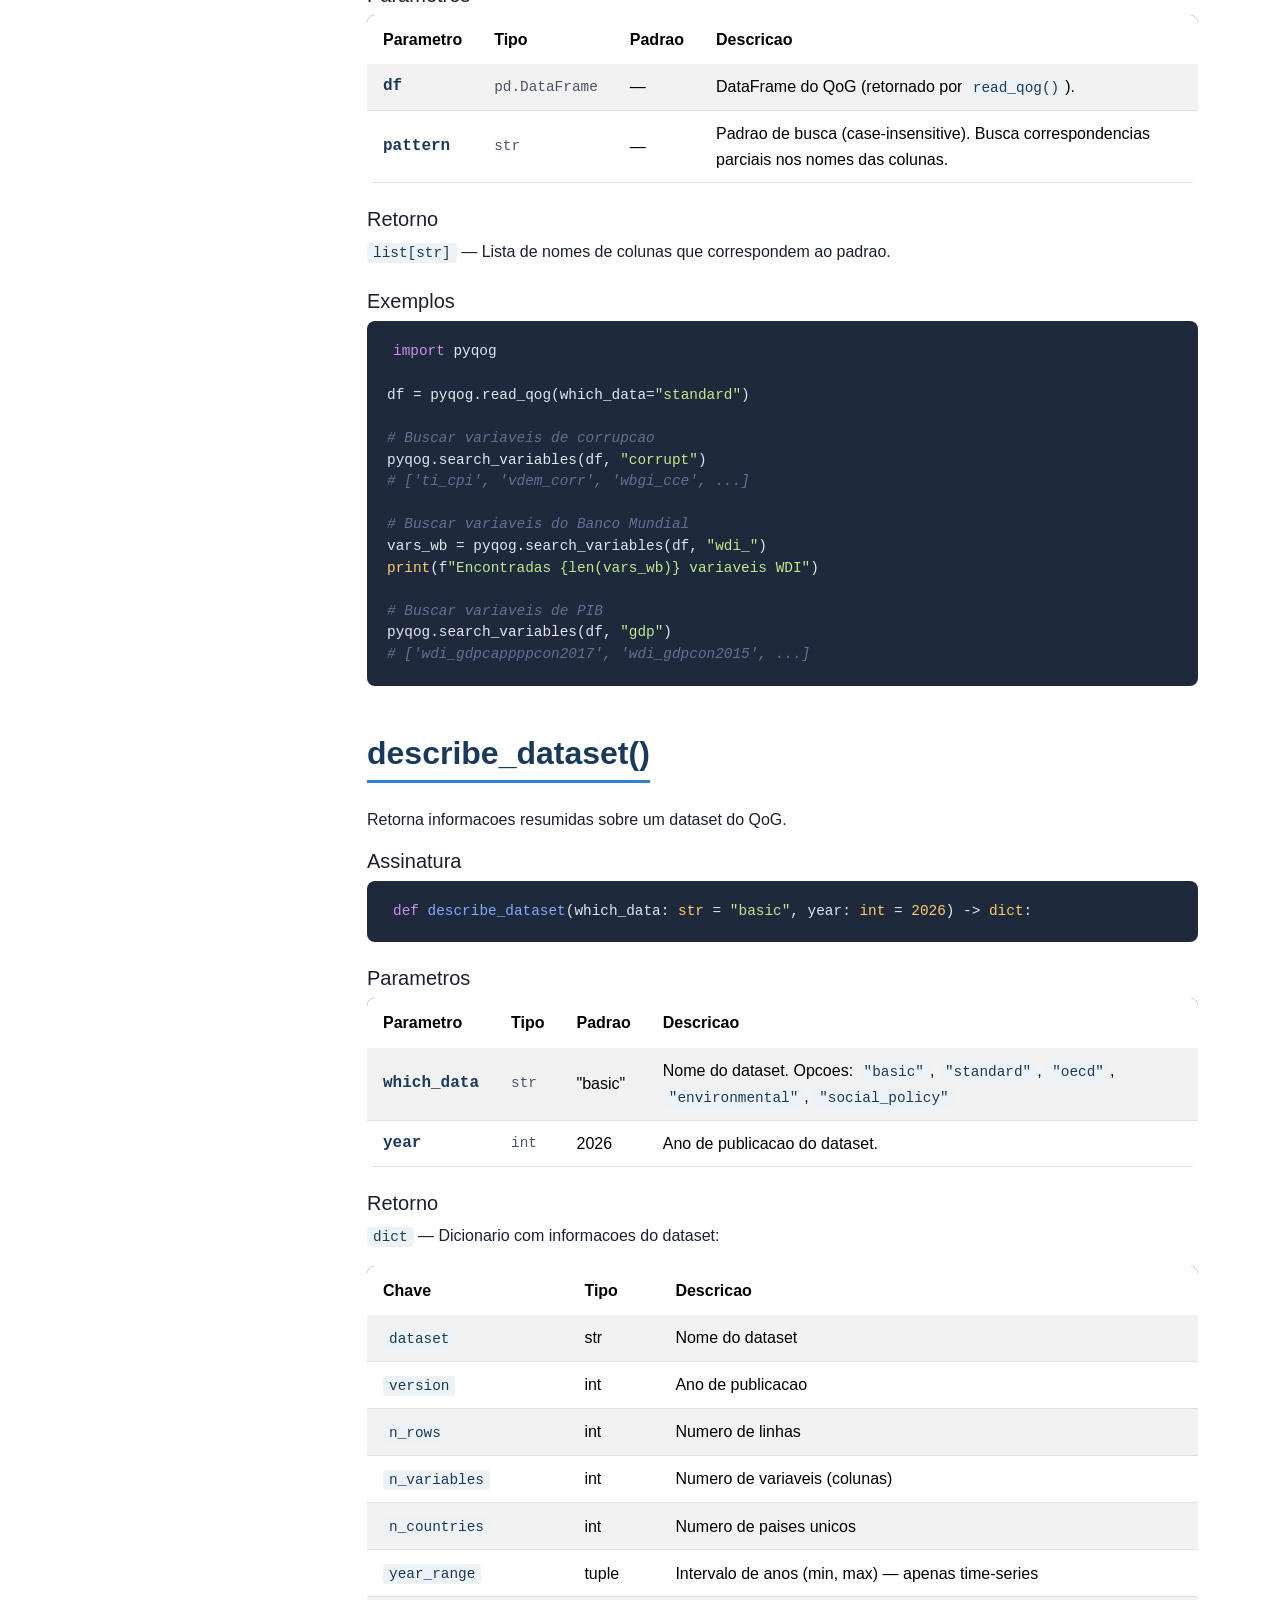
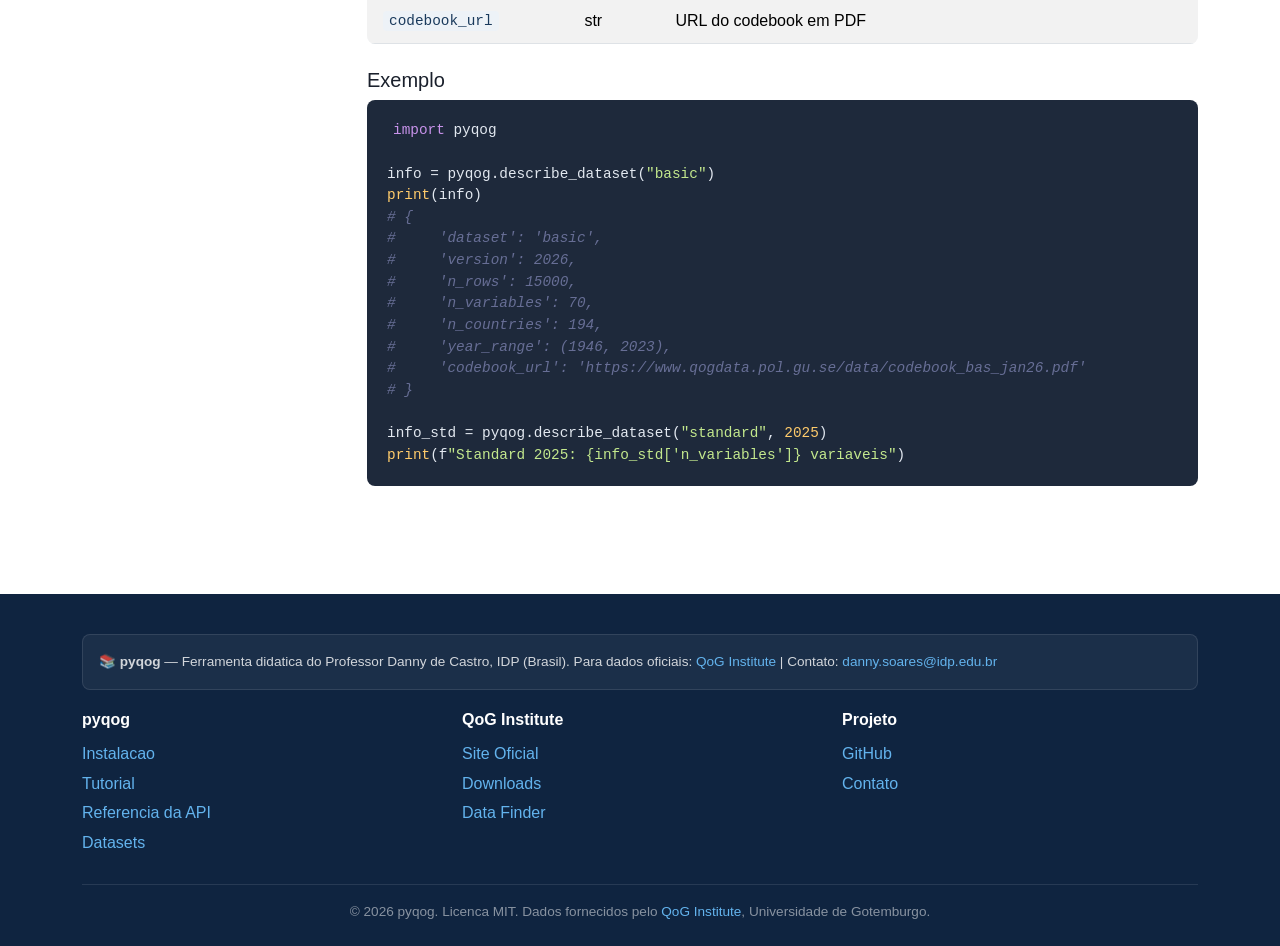
<file: docs/pt/api.html>
<!DOCTYPE html>
<html lang="pt-BR">
<head>
    <meta charset="UTF-8">
    <meta name="viewport" content="width=device-width, initial-scale=1.0">
    <title>Referencia da API — pyqog</title>
    <link href="https://cdn.jsdelivr.net/npm/bootstrap@5.3.2/dist/css/bootstrap.min.css" rel="stylesheet">
    <link rel="stylesheet" href="../css/style.css">
</head>
<body>
    <!-- Navbar -->
    <nav class="navbar navbar-expand-lg navbar-dark fixed-top">
        <div class="container">
            <a class="navbar-brand" href="index.html">pyqog</a>
            <button class="navbar-toggler" type="button" data-bs-toggle="collapse" data-bs-target="#navbarNav">
                <span class="navbar-toggler-icon"></span>
            </button>
            <div class="collapse navbar-collapse" id="navbarNav">
                <ul class="navbar-nav me-auto">
                    <li class="nav-item"><a class="nav-link" href="index.html">Inicio</a></li>
                    <li class="nav-item"><a class="nav-link" href="instalacao.html">Instalacao</a></li>
                    <li class="nav-item"><a class="nav-link" href="tutorial.html">Tutorial</a></li>
                    <li class="nav-item"><a class="nav-link active" href="api.html">API</a></li>
                    <li class="nav-item"><a class="nav-link" href="datasets.html">Datasets</a></li>
                </ul>
                <div class="lang-switcher">
                    <a href="api.html" class="btn btn-lang active" data-lang="pt">PT</a>
                    <a href="../en/api.html" class="btn btn-lang" data-lang="en">EN</a>
                </div>
            </div>
        </div>
    </nav>

    <!-- Page Header -->
    <section class="page-header" style="padding-top: 100px;">
        <div class="container">
            <nav aria-label="breadcrumb">
                <ol class="breadcrumb">
                    <li class="breadcrumb-item"><a href="index.html">Inicio</a></li>
                    <li class="breadcrumb-item active" aria-current="page">Referencia da API</li>
                </ol>
            </nav>
            <h1>Referencia da API</h1>
            <p class="mb-0" style="opacity: 0.8;">Documentacao completa de todas as funcoes do pacote pyqog.</p>
        </div>
    </section>

    <!-- Content -->
    <section class="content-section">
        <div class="container">
            <div class="row">
                <!-- Sidebar -->
                <div class="col-lg-3">
                    <nav class="sidebar">
                        <nav class="nav flex-column">
                            <a class="nav-link" href="#read_qog">read_qog()</a>
                            <a class="nav-link" href="#list_datasets">list_datasets()</a>
                            <a class="nav-link" href="#list_versions">list_versions()</a>
                            <a class="nav-link" href="#get_codebook_url">get_codebook_url()</a>
                            <a class="nav-link" href="#search_variables">search_variables()</a>
                            <a class="nav-link" href="#describe_dataset">describe_dataset()</a>
                        </nav>
                    </nav>
                </div>

                <!-- Main content -->
                <div class="col-lg-9">

                    <!-- read_qog -->
                    <div id="read_qog" class="mb-5">
                        <h2 class="section-title">read_qog()</h2>
                        <p>Funcao principal do pacote. Baixa e retorna um dataset do QoG como DataFrame do pandas.</p>

                        <h5>Assinatura</h5>
<pre><code><span class="kw">def</span> <span class="fn">read_qog</span>(
    which_data: <span class="nb">str</span> = <span class="st">"basic"</span>,
    data_type: <span class="nb">str</span> = <span class="st">"time-series"</span>,
    year: <span class="nb">int</span> = <span class="nb">2026</span>,
    data_dir: <span class="nb">str</span> | <span class="nb">None</span> = <span class="nb">None</span>,
    cache: <span class="nb">bool</span> = <span class="nb">True</span>,
    update_cache: <span class="nb">bool</span> = <span class="nb">False</span>
) -> pd.DataFrame:</code></pre>

                        <h5 class="mt-4">Parametros</h5>
                        <table class="table table-striped param-table">
                            <thead>
                                <tr>
                                    <th>Parametro</th>
                                    <th>Tipo</th>
                                    <th>Padrao</th>
                                    <th>Descricao</th>
                                </tr>
                            </thead>
                            <tbody>
                                <tr>
                                    <td>which_data</td>
                                    <td>str</td>
                                    <td>"basic"</td>
                                    <td>
                                        Tipo de dataset. Opcoes: <code>"basic"</code>, <code>"standard"</code>,
                                        <code>"oecd"</code>, <code>"environmental"</code>, <code>"social_policy"</code>
                                    </td>
                                </tr>
                                <tr>
                                    <td>data_type</td>
                                    <td>str</td>
                                    <td>"time-series"</td>
                                    <td>
                                        Formato dos dados. Opcoes: <code>"time-series"</code> (dados em painel) ou
                                        <code>"cross-sectional"</code> (uma observacao por pais)
                                    </td>
                                </tr>
                                <tr>
                                    <td>year</td>
                                    <td>int</td>
                                    <td>2026</td>
                                    <td>
                                        Ano de publicacao do dataset (NAO o ano dos dados).
                                        Exemplo: 2026 para a versao mais recente, 2020 para a versao de 2020.
                                    </td>
                                </tr>
                                <tr>
                                    <td>data_dir</td>
                                    <td>str | None</td>
                                    <td>None</td>
                                    <td>
                                        Diretorio para armazenar cache. Se <code>None</code>, usa <code>~/.pyqog/cache/</code>.
                                    </td>
                                </tr>
                                <tr>
                                    <td>cache</td>
                                    <td>bool</td>
                                    <td>True</td>
                                    <td>
                                        Se <code>True</code>, salva o arquivo em cache e reutiliza em chamadas futuras.
                                    </td>
                                </tr>
                                <tr>
                                    <td>update_cache</td>
                                    <td>bool</td>
                                    <td>False</td>
                                    <td>
                                        Se <code>True</code>, forca o re-download mesmo que o arquivo ja esteja em cache.
                                    </td>
                                </tr>
                            </tbody>
                        </table>

                        <h5 class="mt-4">Retorno</h5>
                        <p>
                            <code>pd.DataFrame</code> &mdash; DataFrame do pandas contendo os dados do QoG.
                            Colunas variam conforme o dataset e a versao.
                        </p>

                        <h5 class="mt-4">Excecoes</h5>
                        <ul>
                            <li><code>ValueError</code> &mdash; Se <code>which_data</code> ou <code>data_type</code> forem invalidos.</li>
                            <li><code>ValueError</code> &mdash; Se <code>year</code> nao estiver disponivel para o dataset.</li>
                            <li><code>requests.ConnectionError</code> &mdash; Se nao houver conexao com a internet e o dado nao estiver em cache.</li>
                        </ul>

                        <h5 class="mt-4">Exemplos</h5>
<pre><code><span class="kw">import</span> pyqog

<span class="cm"># Uso basico: dados Basic, time-series, versao mais recente</span>
df = pyqog.read_qog()

<span class="cm"># Dados Standard, cross-sectional</span>
df = pyqog.read_qog(which_data=<span class="st">"standard"</span>, data_type=<span class="st">"cross-sectional"</span>)

<span class="cm"># Versao de arquivo (2020), sem cache</span>
df = pyqog.read_qog(year=<span class="nb">2020</span>, cache=<span class="nb">False</span>)

<span class="cm"># Dados OECD com diretorio de cache customizado</span>
df = pyqog.read_qog(which_data=<span class="st">"oecd"</span>, data_dir=<span class="st">"./meus_dados"</span>)

<span class="cm"># Forcar re-download</span>
df = pyqog.read_qog(update_cache=<span class="nb">True</span>)</code></pre>
                    </div>

                    <!-- list_datasets -->
                    <div id="list_datasets" class="mb-5">
                        <h2 class="section-title">list_datasets()</h2>
                        <p>Lista todos os datasets do QoG disponiveis no pyqog com suas descricoes.</p>

                        <h5>Assinatura</h5>
<pre><code><span class="kw">def</span> <span class="fn">list_datasets</span>() -> pd.DataFrame:</code></pre>

                        <h5 class="mt-4">Parametros</h5>
                        <p>Nenhum.</p>

                        <h5 class="mt-4">Retorno</h5>
                        <p>
                            <code>pd.DataFrame</code> &mdash; DataFrame com colunas: <code>name</code> (identificador do dataset),
                            <code>prefix</code> (prefixo usado nas URLs), <code>description</code> (descricao do dataset).
                        </p>

                        <h5 class="mt-4">Exemplo</h5>
<pre><code><span class="kw">import</span> pyqog

datasets = pyqog.list_datasets()
<span class="nb">print</span>(datasets)

<span class="cm">#         name prefix                         description</span>
<span class="cm"># 0      basic    bas          QoG Basic Dataset (subset)</span>
<span class="cm"># 1   standard    std          QoG Standard Dataset (full)</span>
<span class="cm"># 2       oecd   oecd         QoG OECD Dataset</span>
<span class="cm"># 3  environmental  ei      QoG Environmental Indicators</span>
<span class="cm"># 4  social_policy  soc     QoG Social Policy Dataset</span></code></pre>
                    </div>

                    <!-- list_versions -->
                    <div id="list_versions" class="mb-5">
                        <h2 class="section-title">list_versions()</h2>
                        <p>Lista os anos de publicacao disponiveis para um dataset especifico.</p>

                        <h5>Assinatura</h5>
<pre><code><span class="kw">def</span> <span class="fn">list_versions</span>(which_data: <span class="nb">str</span> = <span class="st">"basic"</span>) -> <span class="nb">list</span>[<span class="nb">int</span>]:</code></pre>

                        <h5 class="mt-4">Parametros</h5>
                        <table class="table table-striped param-table">
                            <thead>
                                <tr>
                                    <th>Parametro</th>
                                    <th>Tipo</th>
                                    <th>Padrao</th>
                                    <th>Descricao</th>
                                </tr>
                            </thead>
                            <tbody>
                                <tr>
                                    <td>which_data</td>
                                    <td>str</td>
                                    <td>"basic"</td>
                                    <td>
                                        Nome do dataset. Opcoes: <code>"basic"</code>, <code>"standard"</code>,
                                        <code>"oecd"</code>, <code>"environmental"</code>, <code>"social_policy"</code>
                                    </td>
                                </tr>
                            </tbody>
                        </table>

                        <h5 class="mt-4">Retorno</h5>
                        <p>
                            <code>list[int]</code> &mdash; Lista de anos disponiveis em ordem decrescente (mais recente primeiro).
                        </p>

                        <h5 class="mt-4">Exemplo</h5>
<pre><code><span class="kw">import</span> pyqog

versoes = pyqog.list_versions(<span class="st">"standard"</span>)
<span class="nb">print</span>(versoes)
<span class="cm"># [2026, 2025, 2024, 2023, 2022, 2021, 2020, 2019, 2018, 2017, 2016, 2015]</span>

versoes_basic = pyqog.list_versions(<span class="st">"basic"</span>)
<span class="nb">print</span>(versoes_basic)
<span class="cm"># [2026, 2025, 2024, 2023, ...]</span></code></pre>
                    </div>

                    <!-- get_codebook_url -->
                    <div id="get_codebook_url" class="mb-5">
                        <h2 class="section-title">get_codebook_url()</h2>
                        <p>Retorna a URL do codebook em PDF para um dataset e versao especificos.</p>

                        <h5>Assinatura</h5>
<pre><code><span class="kw">def</span> <span class="fn">get_codebook_url</span>(which_data: <span class="nb">str</span> = <span class="st">"basic"</span>, year: <span class="nb">int</span> = <span class="nb">2026</span>) -> <span class="nb">str</span>:</code></pre>

                        <h5 class="mt-4">Parametros</h5>
                        <table class="table table-striped param-table">
                            <thead>
                                <tr>
                                    <th>Parametro</th>
                                    <th>Tipo</th>
                                    <th>Padrao</th>
                                    <th>Descricao</th>
                                </tr>
                            </thead>
                            <tbody>
                                <tr>
                                    <td>which_data</td>
                                    <td>str</td>
                                    <td>"basic"</td>
                                    <td>
                                        Nome do dataset. Opcoes: <code>"basic"</code>, <code>"standard"</code>,
                                        <code>"oecd"</code>, <code>"environmental"</code>, <code>"social_policy"</code>
                                    </td>
                                </tr>
                                <tr>
                                    <td>year</td>
                                    <td>int</td>
                                    <td>2026</td>
                                    <td>
                                        Ano de publicacao. A versao atual (2026) usa o servidor principal;
                                        versoes anteriores usam o servidor de arquivo.
                                    </td>
                                </tr>
                            </tbody>
                        </table>

                        <h5 class="mt-4">Retorno</h5>
                        <p>
                            <code>str</code> &mdash; URL completa do codebook em PDF.
                        </p>

                        <h5 class="mt-4">Exemplos</h5>
<pre><code><span class="kw">import</span> pyqog

<span class="cm"># Codebook atual do Standard</span>
url = pyqog.get_codebook_url(<span class="st">"standard"</span>, <span class="nb">2026</span>)
<span class="nb">print</span>(url)
<span class="cm"># https://www.qogdata.pol.gu.se/data/codebook_std_jan26.pdf</span>

<span class="cm"># Codebook do Basic de 2020</span>
url = pyqog.get_codebook_url(<span class="st">"basic"</span>, <span class="nb">2020</span>)
<span class="nb">print</span>(url)
<span class="cm"># https://www.qogdata.pol.gu.se/dataarchive/codebook_bas_jan20.pdf</span>

<span class="cm"># Codebook OECD</span>
url = pyqog.get_codebook_url(<span class="st">"oecd"</span>)
<span class="nb">print</span>(url)
<span class="cm"># https://www.qogdata.pol.gu.se/data/codebook_oecd_jan26.pdf</span></code></pre>
                    </div>

                    <!-- search_variables -->
                    <div id="search_variables" class="mb-5">
                        <h2 class="section-title">search_variables()</h2>
                        <p>Busca variaveis (colunas) em um DataFrame por padrao no nome.</p>

                        <h5>Assinatura</h5>
<pre><code><span class="kw">def</span> <span class="fn">search_variables</span>(df: pd.DataFrame, pattern: <span class="nb">str</span>) -> <span class="nb">list</span>[<span class="nb">str</span>]:</code></pre>

                        <h5 class="mt-4">Parametros</h5>
                        <table class="table table-striped param-table">
                            <thead>
                                <tr>
                                    <th>Parametro</th>
                                    <th>Tipo</th>
                                    <th>Padrao</th>
                                    <th>Descricao</th>
                                </tr>
                            </thead>
                            <tbody>
                                <tr>
                                    <td>df</td>
                                    <td>pd.DataFrame</td>
                                    <td>&mdash;</td>
                                    <td>DataFrame do QoG (retornado por <code>read_qog()</code>).</td>
                                </tr>
                                <tr>
                                    <td>pattern</td>
                                    <td>str</td>
                                    <td>&mdash;</td>
                                    <td>
                                        Padrao de busca (case-insensitive). Busca correspondencias parciais
                                        nos nomes das colunas.
                                    </td>
                                </tr>
                            </tbody>
                        </table>

                        <h5 class="mt-4">Retorno</h5>
                        <p>
                            <code>list[str]</code> &mdash; Lista de nomes de colunas que correspondem ao padrao.
                        </p>

                        <h5 class="mt-4">Exemplos</h5>
<pre><code><span class="kw">import</span> pyqog

df = pyqog.read_qog(which_data=<span class="st">"standard"</span>)

<span class="cm"># Buscar variaveis de corrupcao</span>
pyqog.search_variables(df, <span class="st">"corrupt"</span>)
<span class="cm"># ['ti_cpi', 'vdem_corr', 'wbgi_cce', ...]</span>

<span class="cm"># Buscar variaveis do Banco Mundial</span>
vars_wb = pyqog.search_variables(df, <span class="st">"wdi_"</span>)
<span class="nb">print</span>(f<span class="st">"Encontradas {len(vars_wb)} variaveis WDI"</span>)

<span class="cm"># Buscar variaveis de PIB</span>
pyqog.search_variables(df, <span class="st">"gdp"</span>)
<span class="cm"># ['wdi_gdpcappppcon2017', 'wdi_gdpcon2015', ...]</span></code></pre>
                    </div>

                    <!-- describe_dataset -->
                    <div id="describe_dataset" class="mb-5">
                        <h2 class="section-title">describe_dataset()</h2>
                        <p>Retorna informacoes resumidas sobre um dataset do QoG.</p>

                        <h5>Assinatura</h5>
<pre><code><span class="kw">def</span> <span class="fn">describe_dataset</span>(which_data: <span class="nb">str</span> = <span class="st">"basic"</span>, year: <span class="nb">int</span> = <span class="nb">2026</span>) -> <span class="nb">dict</span>:</code></pre>

                        <h5 class="mt-4">Parametros</h5>
                        <table class="table table-striped param-table">
                            <thead>
                                <tr>
                                    <th>Parametro</th>
                                    <th>Tipo</th>
                                    <th>Padrao</th>
                                    <th>Descricao</th>
                                </tr>
                            </thead>
                            <tbody>
                                <tr>
                                    <td>which_data</td>
                                    <td>str</td>
                                    <td>"basic"</td>
                                    <td>
                                        Nome do dataset. Opcoes: <code>"basic"</code>, <code>"standard"</code>,
                                        <code>"oecd"</code>, <code>"environmental"</code>, <code>"social_policy"</code>
                                    </td>
                                </tr>
                                <tr>
                                    <td>year</td>
                                    <td>int</td>
                                    <td>2026</td>
                                    <td>Ano de publicacao do dataset.</td>
                                </tr>
                            </tbody>
                        </table>

                        <h5 class="mt-4">Retorno</h5>
                        <p>
                            <code>dict</code> &mdash; Dicionario com informacoes do dataset:
                        </p>
                        <table class="table table-striped">
                            <thead>
                                <tr>
                                    <th>Chave</th>
                                    <th>Tipo</th>
                                    <th>Descricao</th>
                                </tr>
                            </thead>
                            <tbody>
                                <tr>
                                    <td><code>dataset</code></td>
                                    <td>str</td>
                                    <td>Nome do dataset</td>
                                </tr>
                                <tr>
                                    <td><code>version</code></td>
                                    <td>int</td>
                                    <td>Ano de publicacao</td>
                                </tr>
                                <tr>
                                    <td><code>n_rows</code></td>
                                    <td>int</td>
                                    <td>Numero de linhas</td>
                                </tr>
                                <tr>
                                    <td><code>n_variables</code></td>
                                    <td>int</td>
                                    <td>Numero de variaveis (colunas)</td>
                                </tr>
                                <tr>
                                    <td><code>n_countries</code></td>
                                    <td>int</td>
                                    <td>Numero de paises unicos</td>
                                </tr>
                                <tr>
                                    <td><code>year_range</code></td>
                                    <td>tuple</td>
                                    <td>Intervalo de anos (min, max) — apenas time-series</td>
                                </tr>
                                <tr>
                                    <td><code>codebook_url</code></td>
                                    <td>str</td>
                                    <td>URL do codebook em PDF</td>
                                </tr>
                            </tbody>
                        </table>

                        <h5 class="mt-4">Exemplo</h5>
<pre><code><span class="kw">import</span> pyqog

info = pyqog.describe_dataset(<span class="st">"basic"</span>)
<span class="nb">print</span>(info)
<span class="cm"># {</span>
<span class="cm">#     'dataset': 'basic',</span>
<span class="cm">#     'version': 2026,</span>
<span class="cm">#     'n_rows': 15000,</span>
<span class="cm">#     'n_variables': 70,</span>
<span class="cm">#     'n_countries': 194,</span>
<span class="cm">#     'year_range': (1946, 2023),</span>
<span class="cm">#     'codebook_url': 'https://www.qogdata.pol.gu.se/data/codebook_bas_jan26.pdf'</span>
<span class="cm"># }</span>

info_std = pyqog.describe_dataset(<span class="st">"standard"</span>, <span class="nb">2025</span>)
<span class="nb">print</span>(f<span class="st">"Standard 2025: {info_std['n_variables']} variaveis"</span>)</code></pre>
                    </div>

                </div>
            </div>
        </div>
    </section>

    <!-- Footer -->
    <footer class="footer">
        <div class="container">
            <div class="notice-compact">
                &#128218; <strong>pyqog</strong> &mdash; Ferramenta didatica do Professor Danny de Castro, IDP (Brasil).
                Para dados oficiais: <a href="https://www.gu.se/en/quality-government">QoG Institute</a> |
                Contato: <a href="mailto:danny.soares@idp.edu.br">danny.soares@idp.edu.br</a>
            </div>
            <div class="row">
                <div class="col-md-4">
                    <h6>pyqog</h6>
                    <p class="mb-1"><a href="instalacao.html">Instalacao</a></p>
                    <p class="mb-1"><a href="tutorial.html">Tutorial</a></p>
                    <p class="mb-1"><a href="api.html">Referencia da API</a></p>
                    <p class="mb-1"><a href="datasets.html">Datasets</a></p>
                </div>
                <div class="col-md-4">
                    <h6>QoG Institute</h6>
                    <p class="mb-1"><a href="https://www.gu.se/en/quality-government" target="_blank" rel="noopener">Site Oficial</a></p>
                    <p class="mb-1"><a href="https://www.gu.se/en/quality-government/qog-data/data-downloads" target="_blank" rel="noopener">Downloads</a></p>
                    <p class="mb-1"><a href="https://datafinder.qog.gu.se/" target="_blank" rel="noopener">Data Finder</a></p>
                </div>
                <div class="col-md-4">
                    <h6>Projeto</h6>
                    <p class="mb-1"><a href="https://github.com/prof-danny-idp/pyqog" target="_blank" rel="noopener">GitHub</a></p>
                    <p class="mb-1"><a href="mailto:danny.soares@idp.edu.br">Contato</a></p>
                </div>
            </div>
            <div class="footer-bottom text-center">
                &copy; 2026 pyqog. Licenca MIT. Dados fornecidos pelo <a href="https://www.gu.se/en/quality-government">QoG Institute</a>, Universidade de Gotemburgo.
            </div>
        </div>
    </footer>

    <script src="https://cdn.jsdelivr.net/npm/bootstrap@5.3.2/dist/js/bootstrap.bundle.min.js"></script>
    <script src="../js/lang-switcher.js"></script>
</body>
</html>
</file>
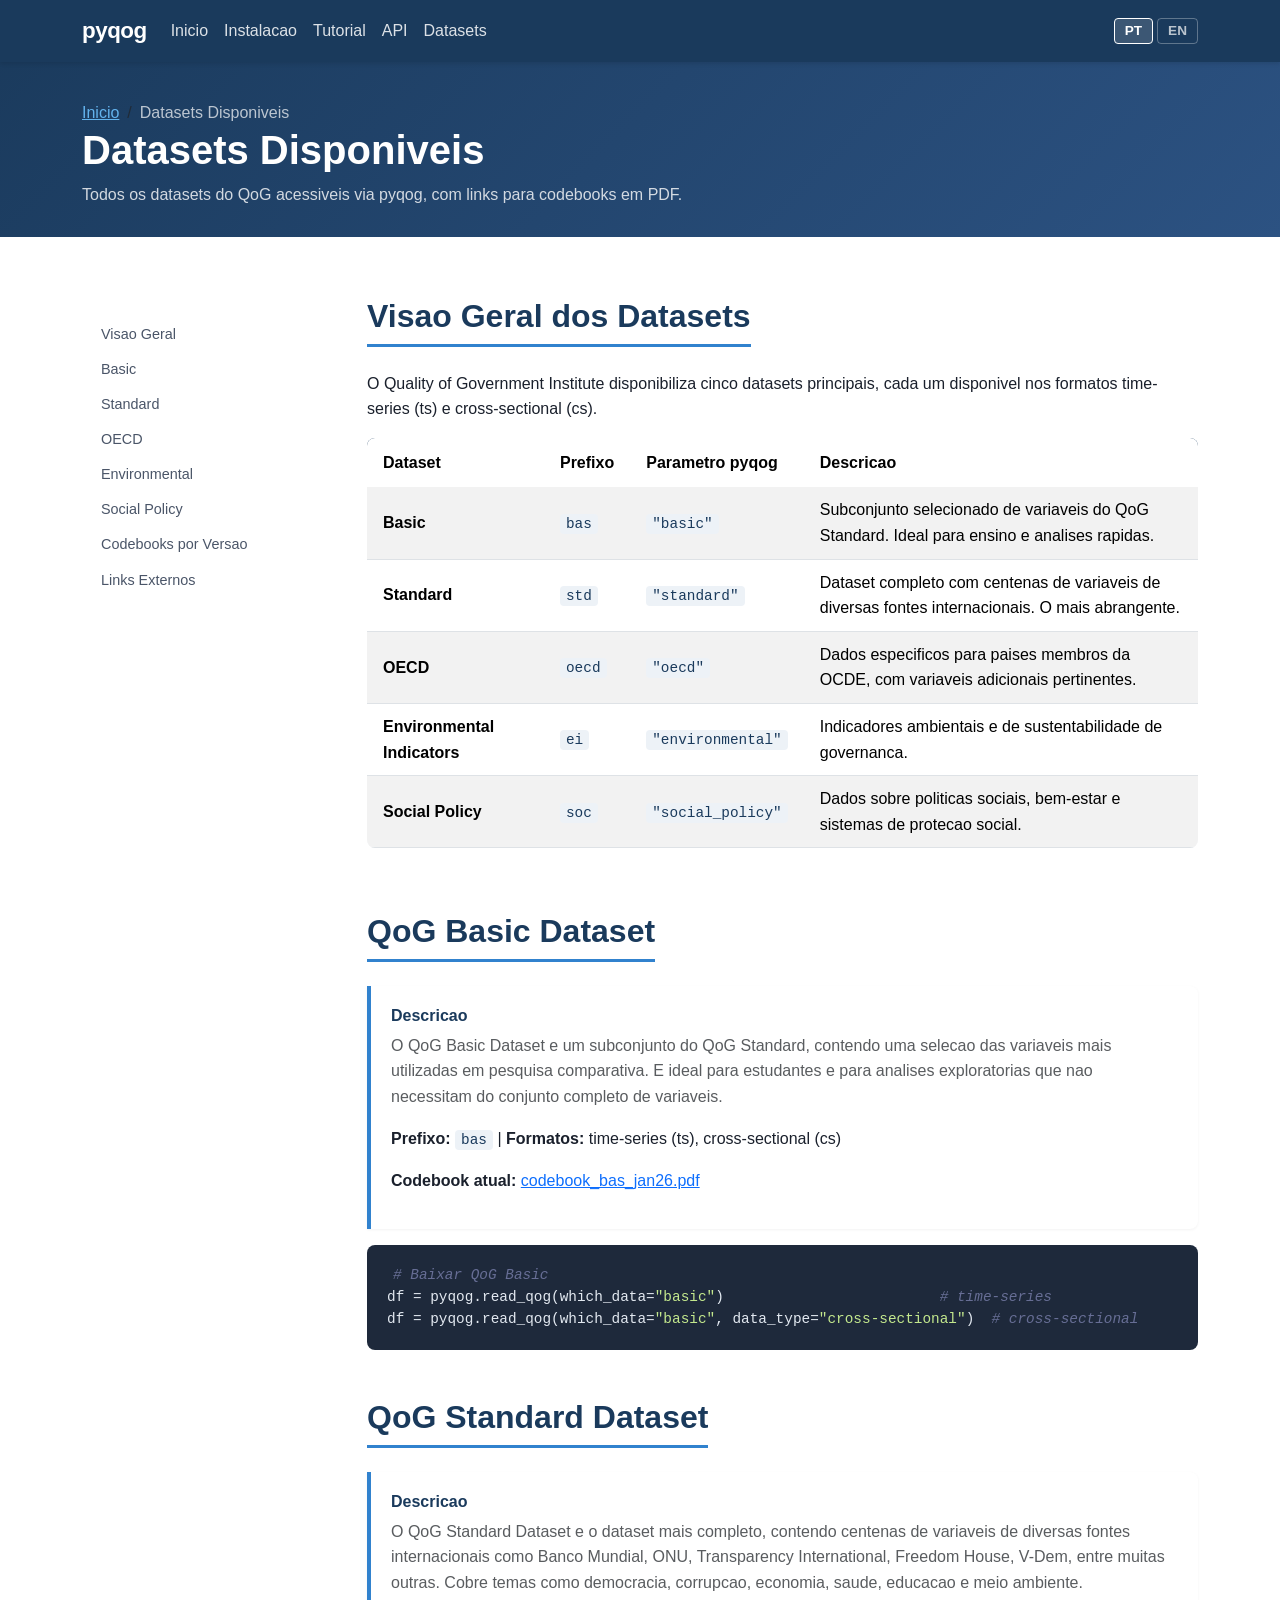
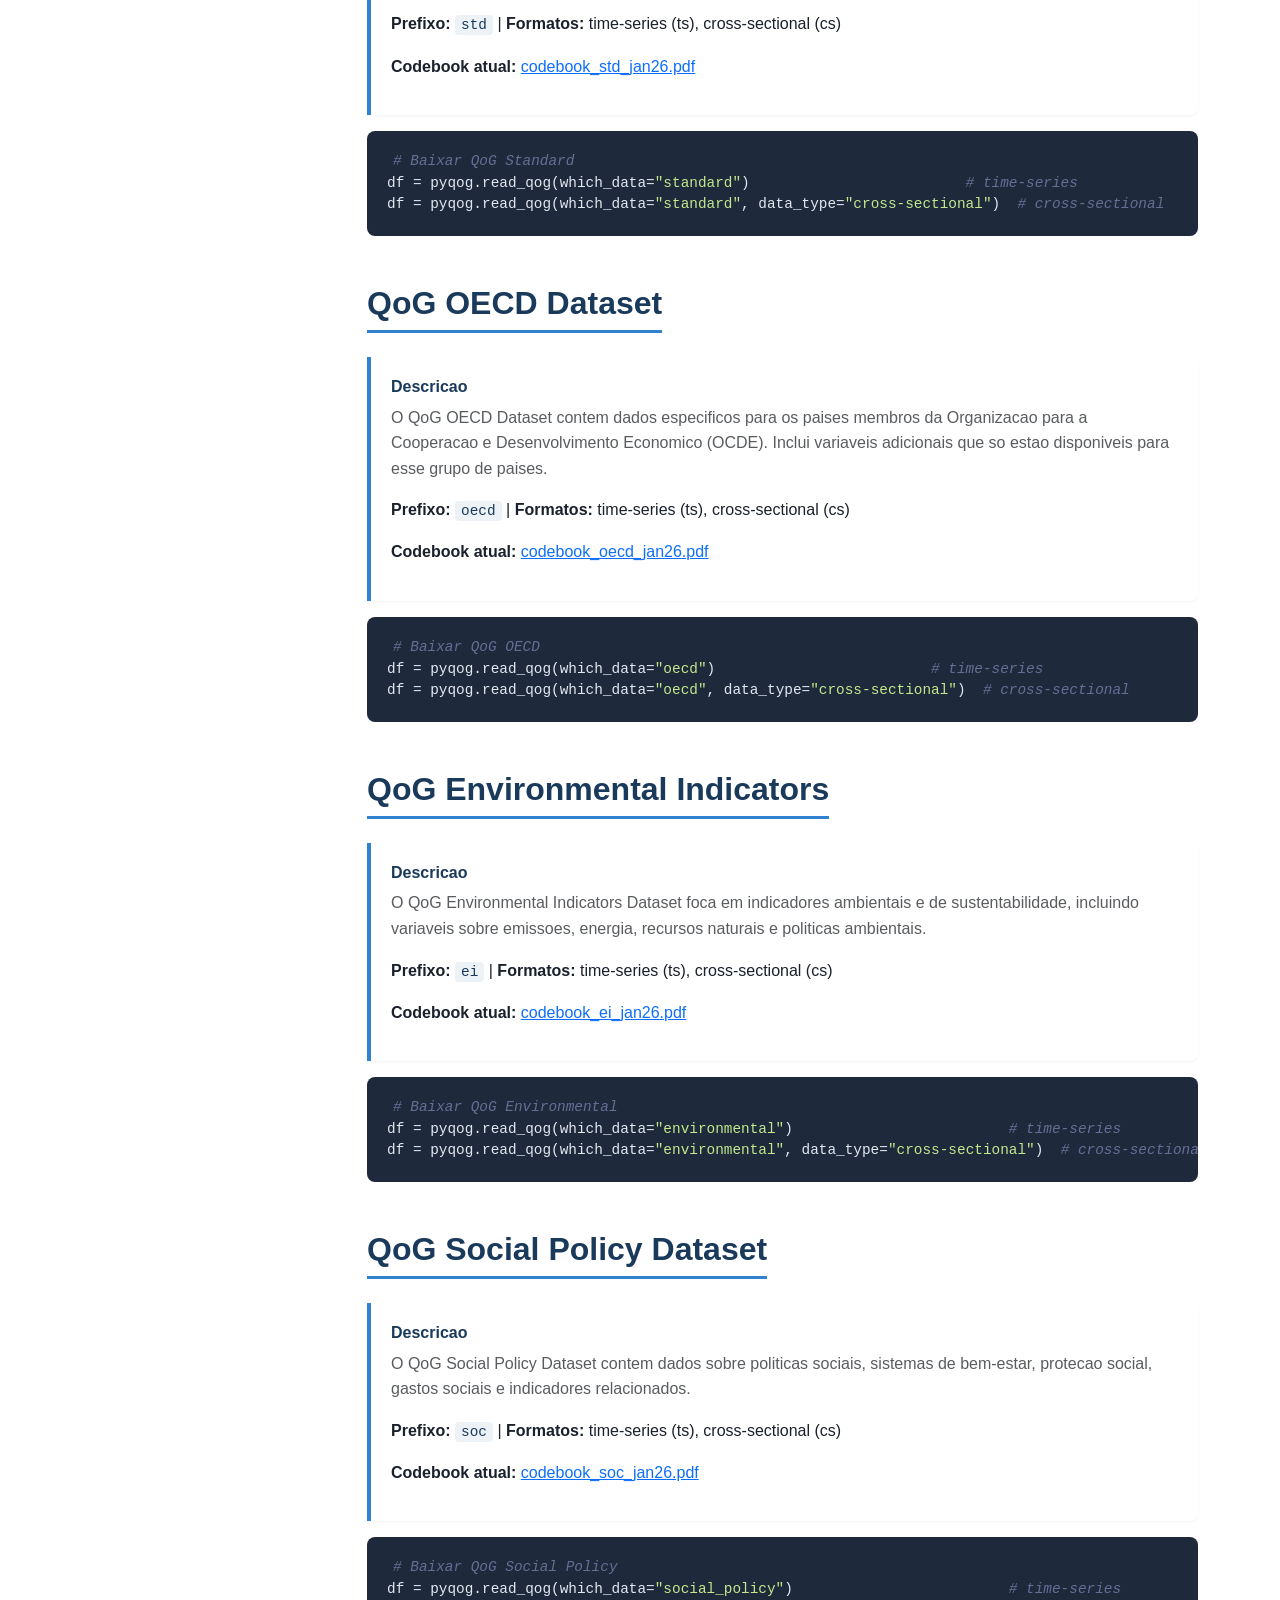
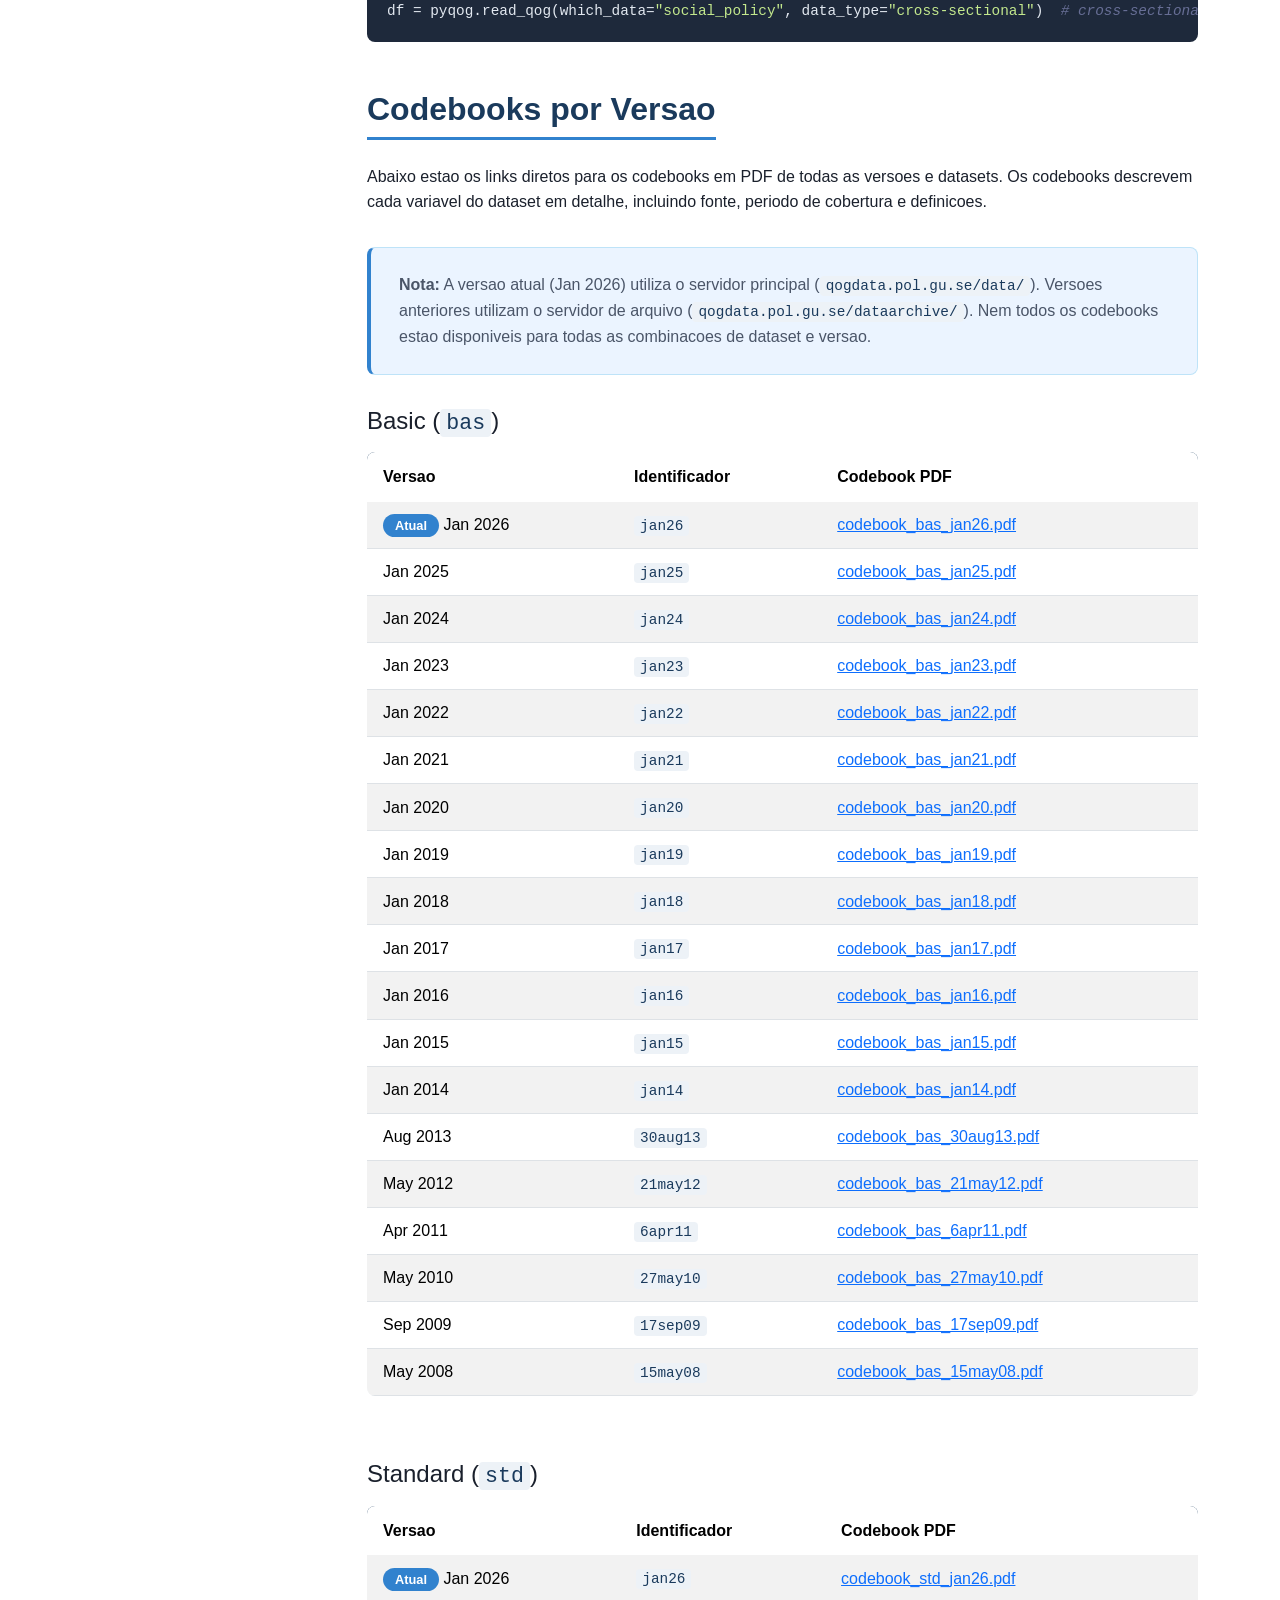
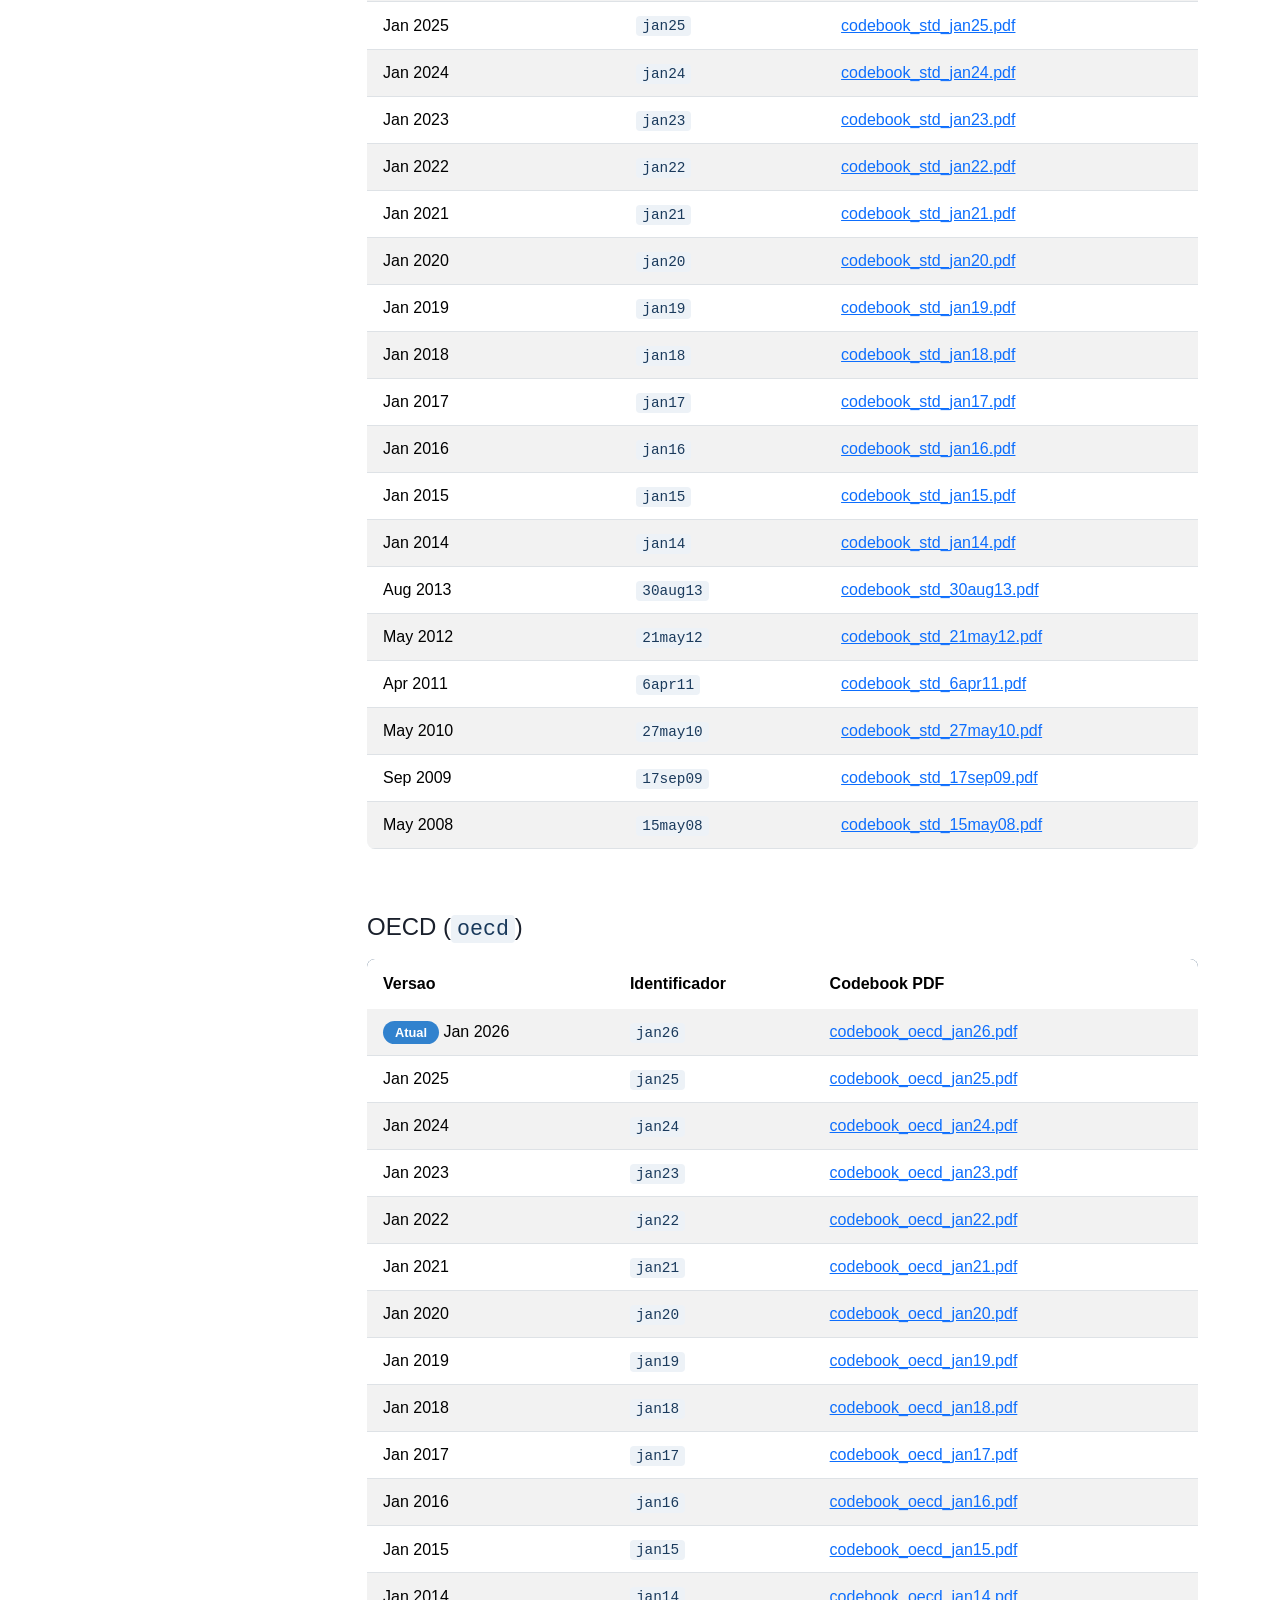
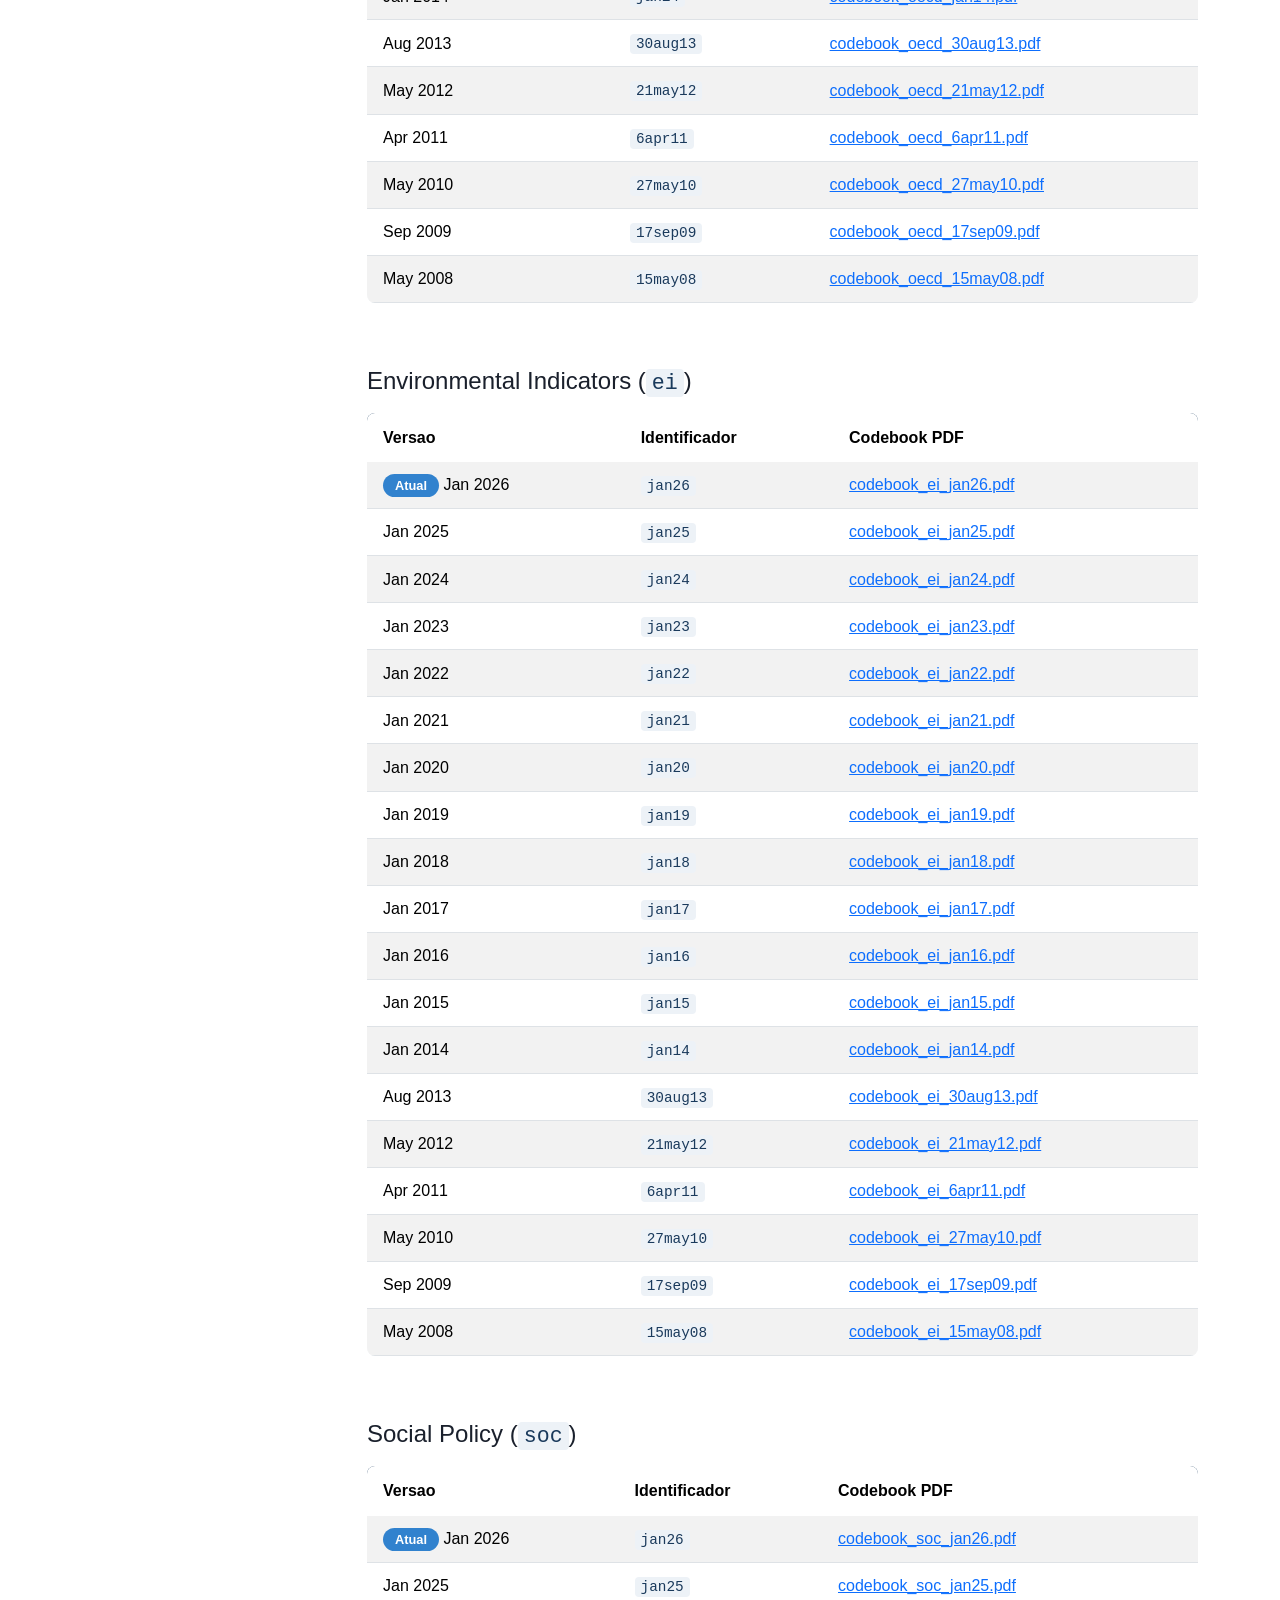
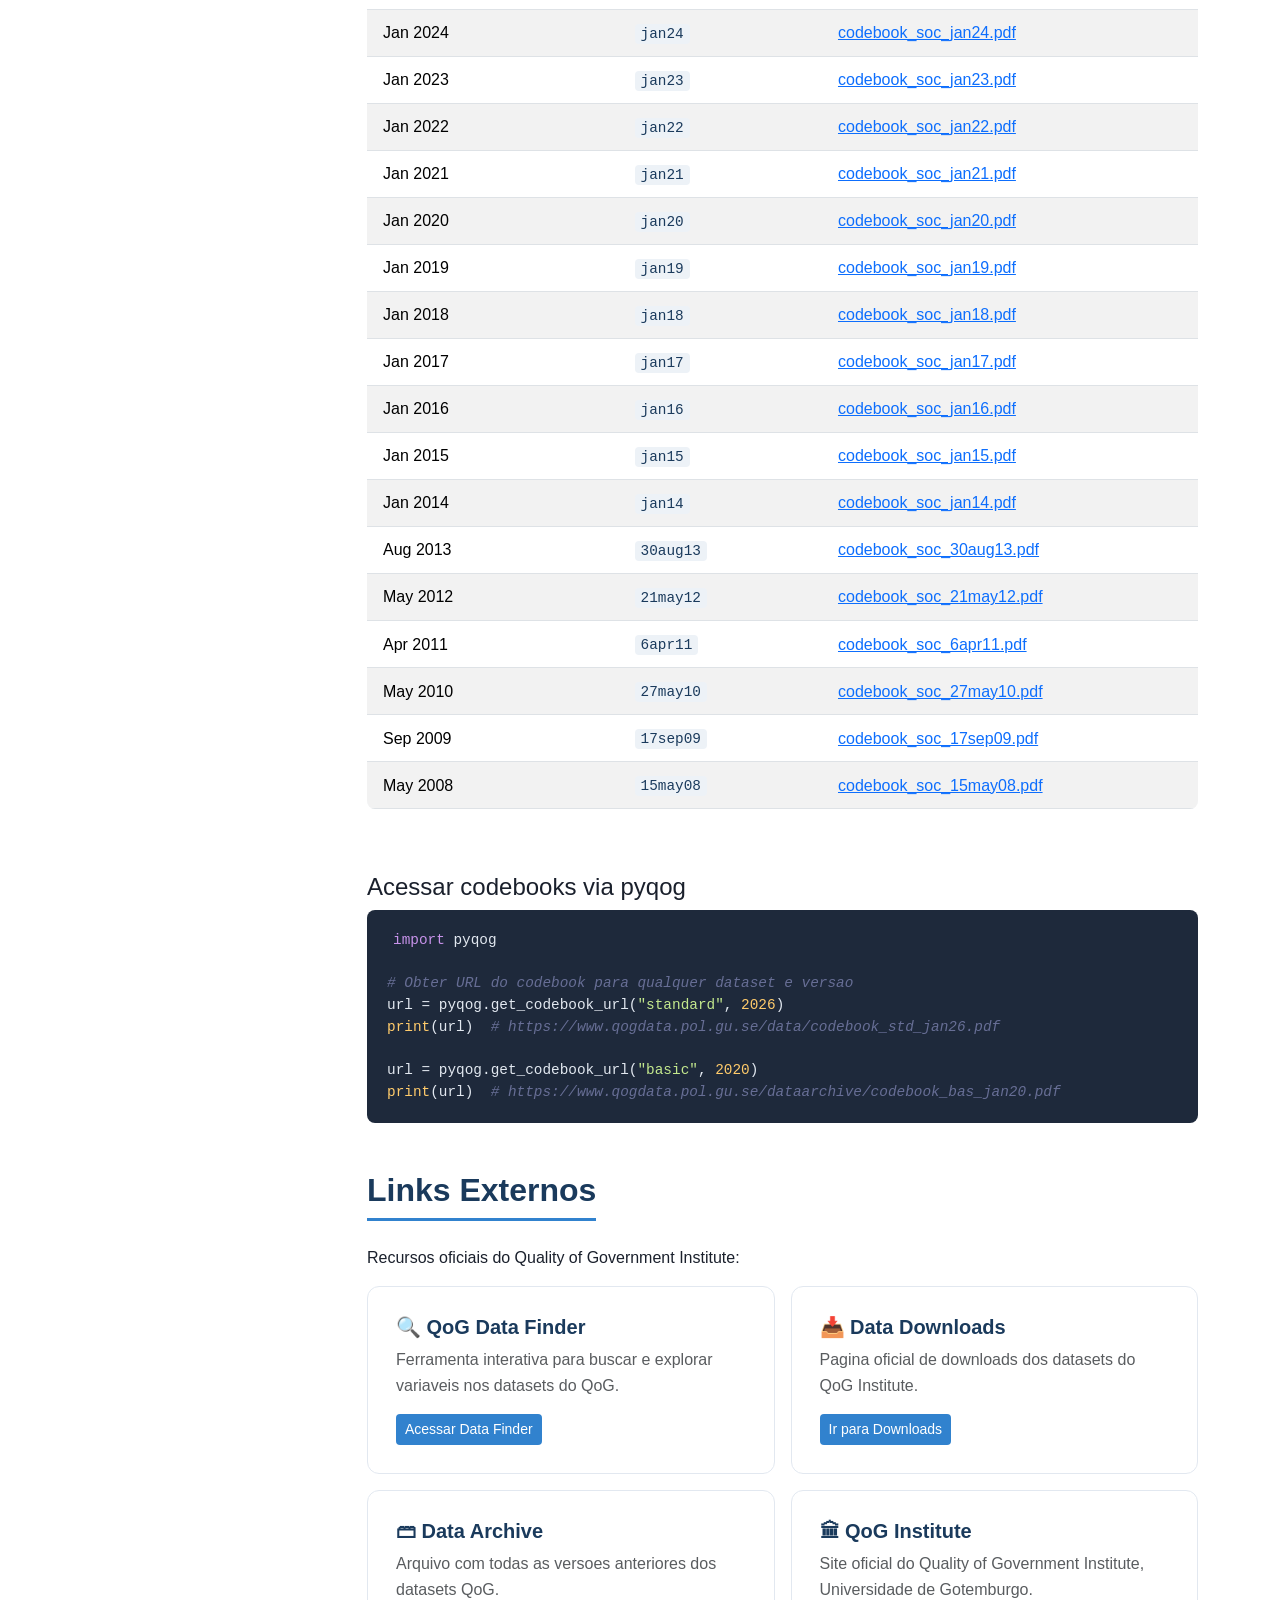
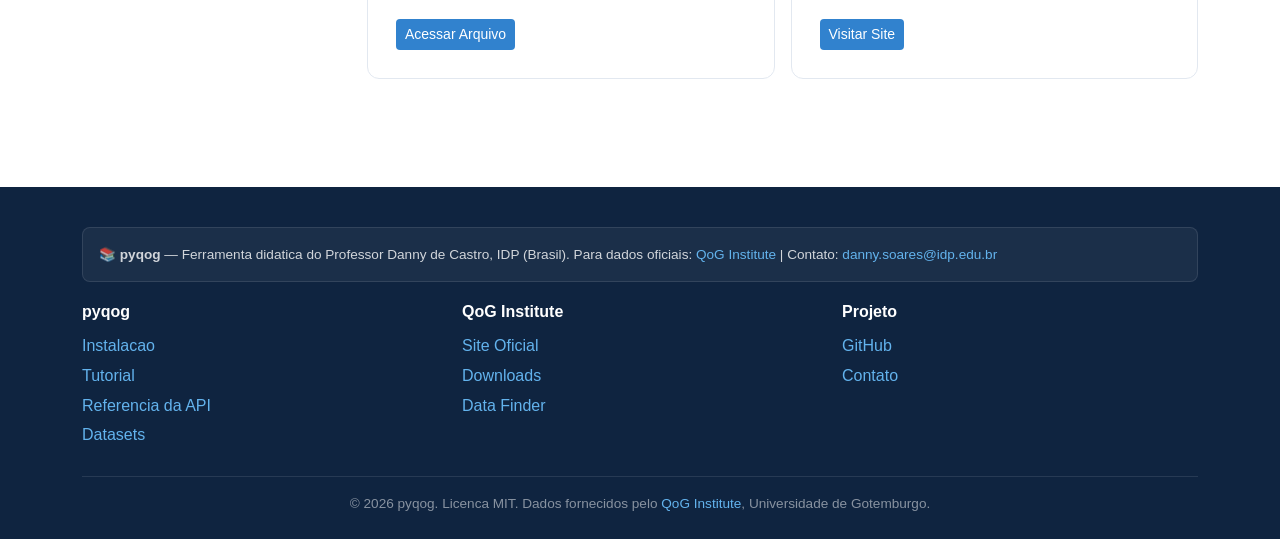
<file: docs/pt/datasets.html>
<!DOCTYPE html>
<html lang="pt-BR">
<head>
    <meta charset="UTF-8">
    <meta name="viewport" content="width=device-width, initial-scale=1.0">
    <title>Datasets Disponiveis — pyqog</title>
    <link href="https://cdn.jsdelivr.net/npm/bootstrap@5.3.2/dist/css/bootstrap.min.css" rel="stylesheet">
    <link rel="stylesheet" href="../css/style.css">
</head>
<body>
    <!-- Navbar -->
    <nav class="navbar navbar-expand-lg navbar-dark fixed-top">
        <div class="container">
            <a class="navbar-brand" href="index.html">pyqog</a>
            <button class="navbar-toggler" type="button" data-bs-toggle="collapse" data-bs-target="#navbarNav">
                <span class="navbar-toggler-icon"></span>
            </button>
            <div class="collapse navbar-collapse" id="navbarNav">
                <ul class="navbar-nav me-auto">
                    <li class="nav-item"><a class="nav-link" href="index.html">Inicio</a></li>
                    <li class="nav-item"><a class="nav-link" href="instalacao.html">Instalacao</a></li>
                    <li class="nav-item"><a class="nav-link" href="tutorial.html">Tutorial</a></li>
                    <li class="nav-item"><a class="nav-link" href="api.html">API</a></li>
                    <li class="nav-item"><a class="nav-link active" href="datasets.html">Datasets</a></li>
                </ul>
                <div class="lang-switcher">
                    <a href="datasets.html" class="btn btn-lang active" data-lang="pt">PT</a>
                    <a href="../en/datasets.html" class="btn btn-lang" data-lang="en">EN</a>
                </div>
            </div>
        </div>
    </nav>

    <!-- Page Header -->
    <section class="page-header" style="padding-top: 100px;">
        <div class="container">
            <nav aria-label="breadcrumb">
                <ol class="breadcrumb">
                    <li class="breadcrumb-item"><a href="index.html">Inicio</a></li>
                    <li class="breadcrumb-item active" aria-current="page">Datasets Disponiveis</li>
                </ol>
            </nav>
            <h1>Datasets Disponiveis</h1>
            <p class="mb-0" style="opacity: 0.8;">Todos os datasets do QoG acessiveis via pyqog, com links para codebooks em PDF.</p>
        </div>
    </section>

    <!-- Content -->
    <section class="content-section">
        <div class="container">
            <div class="row">
                <!-- Sidebar -->
                <div class="col-lg-3">
                    <nav class="sidebar">
                        <nav class="nav flex-column">
                            <a class="nav-link" href="#visao-geral">Visao Geral</a>
                            <a class="nav-link" href="#basic">Basic</a>
                            <a class="nav-link" href="#standard">Standard</a>
                            <a class="nav-link" href="#oecd">OECD</a>
                            <a class="nav-link" href="#environmental">Environmental</a>
                            <a class="nav-link" href="#social-policy">Social Policy</a>
                            <a class="nav-link" href="#codebooks">Codebooks por Versao</a>
                            <a class="nav-link" href="#links-externos">Links Externos</a>
                        </nav>
                    </nav>
                </div>

                <!-- Main content -->
                <div class="col-lg-9">

                    <!-- Visao Geral -->
                    <div id="visao-geral" class="mb-5">
                        <h2 class="section-title">Visao Geral dos Datasets</h2>
                        <p>
                            O Quality of Government Institute disponibiliza cinco datasets principais, cada um
                            disponivel nos formatos time-series (ts) e cross-sectional (cs).
                        </p>
                        <div class="table-responsive">
                            <table class="table table-striped">
                                <thead>
                                    <tr>
                                        <th>Dataset</th>
                                        <th>Prefixo</th>
                                        <th>Parametro pyqog</th>
                                        <th>Descricao</th>
                                    </tr>
                                </thead>
                                <tbody>
                                    <tr>
                                        <td><strong>Basic</strong></td>
                                        <td><code>bas</code></td>
                                        <td><code>"basic"</code></td>
                                        <td>Subconjunto selecionado de variaveis do QoG Standard. Ideal para ensino e analises rapidas.</td>
                                    </tr>
                                    <tr>
                                        <td><strong>Standard</strong></td>
                                        <td><code>std</code></td>
                                        <td><code>"standard"</code></td>
                                        <td>Dataset completo com centenas de variaveis de diversas fontes internacionais. O mais abrangente.</td>
                                    </tr>
                                    <tr>
                                        <td><strong>OECD</strong></td>
                                        <td><code>oecd</code></td>
                                        <td><code>"oecd"</code></td>
                                        <td>Dados especificos para paises membros da OCDE, com variaveis adicionais pertinentes.</td>
                                    </tr>
                                    <tr>
                                        <td><strong>Environmental Indicators</strong></td>
                                        <td><code>ei</code></td>
                                        <td><code>"environmental"</code></td>
                                        <td>Indicadores ambientais e de sustentabilidade de governanca.</td>
                                    </tr>
                                    <tr>
                                        <td><strong>Social Policy</strong></td>
                                        <td><code>soc</code></td>
                                        <td><code>"social_policy"</code></td>
                                        <td>Dados sobre politicas sociais, bem-estar e sistemas de protecao social.</td>
                                    </tr>
                                </tbody>
                            </table>
                        </div>
                    </div>

                    <!-- Basic -->
                    <div id="basic" class="mb-5">
                        <h2 class="section-title">QoG Basic Dataset</h2>
                        <div class="dataset-card">
                            <h6>Descricao</h6>
                            <p class="text-muted">
                                O QoG Basic Dataset e um subconjunto do QoG Standard, contendo uma selecao das variaveis mais
                                utilizadas em pesquisa comparativa. E ideal para estudantes e para analises exploratorias que nao
                                necessitam do conjunto completo de variaveis.
                            </p>
                            <p><strong>Prefixo:</strong> <code>bas</code> | <strong>Formatos:</strong> time-series (ts), cross-sectional (cs)</p>
                            <p><strong>Codebook atual:</strong> <a href="https://www.qogdata.pol.gu.se/data/codebook_bas_jan26.pdf" target="_blank" rel="noopener">codebook_bas_jan26.pdf</a></p>
                        </div>
<pre><code><span class="cm"># Baixar QoG Basic</span>
df = pyqog.read_qog(which_data=<span class="st">"basic"</span>)                         <span class="cm"># time-series</span>
df = pyqog.read_qog(which_data=<span class="st">"basic"</span>, data_type=<span class="st">"cross-sectional"</span>)  <span class="cm"># cross-sectional</span></code></pre>
                    </div>

                    <!-- Standard -->
                    <div id="standard" class="mb-5">
                        <h2 class="section-title">QoG Standard Dataset</h2>
                        <div class="dataset-card">
                            <h6>Descricao</h6>
                            <p class="text-muted">
                                O QoG Standard Dataset e o dataset mais completo, contendo centenas de variaveis de diversas fontes
                                internacionais como Banco Mundial, ONU, Transparency International, Freedom House, V-Dem, entre
                                muitas outras. Cobre temas como democracia, corrupcao, economia, saude, educacao e meio ambiente.
                            </p>
                            <p><strong>Prefixo:</strong> <code>std</code> | <strong>Formatos:</strong> time-series (ts), cross-sectional (cs)</p>
                            <p><strong>Codebook atual:</strong> <a href="https://www.qogdata.pol.gu.se/data/codebook_std_jan26.pdf" target="_blank" rel="noopener">codebook_std_jan26.pdf</a></p>
                        </div>
<pre><code><span class="cm"># Baixar QoG Standard</span>
df = pyqog.read_qog(which_data=<span class="st">"standard"</span>)                         <span class="cm"># time-series</span>
df = pyqog.read_qog(which_data=<span class="st">"standard"</span>, data_type=<span class="st">"cross-sectional"</span>)  <span class="cm"># cross-sectional</span></code></pre>
                    </div>

                    <!-- OECD -->
                    <div id="oecd" class="mb-5">
                        <h2 class="section-title">QoG OECD Dataset</h2>
                        <div class="dataset-card">
                            <h6>Descricao</h6>
                            <p class="text-muted">
                                O QoG OECD Dataset contem dados especificos para os paises membros da Organizacao para a
                                Cooperacao e Desenvolvimento Economico (OCDE). Inclui variaveis adicionais que so estao
                                disponiveis para esse grupo de paises.
                            </p>
                            <p><strong>Prefixo:</strong> <code>oecd</code> | <strong>Formatos:</strong> time-series (ts), cross-sectional (cs)</p>
                            <p><strong>Codebook atual:</strong> <a href="https://www.qogdata.pol.gu.se/data/codebook_oecd_jan26.pdf" target="_blank" rel="noopener">codebook_oecd_jan26.pdf</a></p>
                        </div>
<pre><code><span class="cm"># Baixar QoG OECD</span>
df = pyqog.read_qog(which_data=<span class="st">"oecd"</span>)                         <span class="cm"># time-series</span>
df = pyqog.read_qog(which_data=<span class="st">"oecd"</span>, data_type=<span class="st">"cross-sectional"</span>)  <span class="cm"># cross-sectional</span></code></pre>
                    </div>

                    <!-- Environmental -->
                    <div id="environmental" class="mb-5">
                        <h2 class="section-title">QoG Environmental Indicators</h2>
                        <div class="dataset-card">
                            <h6>Descricao</h6>
                            <p class="text-muted">
                                O QoG Environmental Indicators Dataset foca em indicadores ambientais e de sustentabilidade,
                                incluindo variaveis sobre emissoes, energia, recursos naturais e politicas ambientais.
                            </p>
                            <p><strong>Prefixo:</strong> <code>ei</code> | <strong>Formatos:</strong> time-series (ts), cross-sectional (cs)</p>
                            <p><strong>Codebook atual:</strong> <a href="https://www.qogdata.pol.gu.se/data/codebook_ei_jan26.pdf" target="_blank" rel="noopener">codebook_ei_jan26.pdf</a></p>
                        </div>
<pre><code><span class="cm"># Baixar QoG Environmental</span>
df = pyqog.read_qog(which_data=<span class="st">"environmental"</span>)                         <span class="cm"># time-series</span>
df = pyqog.read_qog(which_data=<span class="st">"environmental"</span>, data_type=<span class="st">"cross-sectional"</span>)  <span class="cm"># cross-sectional</span></code></pre>
                    </div>

                    <!-- Social Policy -->
                    <div id="social-policy" class="mb-5">
                        <h2 class="section-title">QoG Social Policy Dataset</h2>
                        <div class="dataset-card">
                            <h6>Descricao</h6>
                            <p class="text-muted">
                                O QoG Social Policy Dataset contem dados sobre politicas sociais, sistemas de bem-estar,
                                protecao social, gastos sociais e indicadores relacionados.
                            </p>
                            <p><strong>Prefixo:</strong> <code>soc</code> | <strong>Formatos:</strong> time-series (ts), cross-sectional (cs)</p>
                            <p><strong>Codebook atual:</strong> <a href="https://www.qogdata.pol.gu.se/data/codebook_soc_jan26.pdf" target="_blank" rel="noopener">codebook_soc_jan26.pdf</a></p>
                        </div>
<pre><code><span class="cm"># Baixar QoG Social Policy</span>
df = pyqog.read_qog(which_data=<span class="st">"social_policy"</span>)                         <span class="cm"># time-series</span>
df = pyqog.read_qog(which_data=<span class="st">"social_policy"</span>, data_type=<span class="st">"cross-sectional"</span>)  <span class="cm"># cross-sectional</span></code></pre>
                    </div>

                    <!-- Codebooks por Versao -->
                    <div id="codebooks" class="mb-5">
                        <h2 class="section-title">Codebooks por Versao</h2>
                        <p>
                            Abaixo estao os links diretos para os codebooks em PDF de todas as versoes e datasets.
                            Os codebooks descrevem cada variavel do dataset em detalhe, incluindo fonte, periodo de
                            cobertura e definicoes.
                        </p>

                        <div class="notice-card">
                            <p class="mb-0">
                                <strong>Nota:</strong> A versao atual (Jan 2026) utiliza o servidor principal
                                (<code>qogdata.pol.gu.se/data/</code>). Versoes anteriores utilizam o servidor de arquivo
                                (<code>qogdata.pol.gu.se/dataarchive/</code>). Nem todos os codebooks estao disponiveis
                                para todas as combinacoes de dataset e versao.
                            </p>
                        </div>

                        <!-- Basic Codebooks -->
                        <h4 class="mt-4 mb-3">Basic (<code>bas</code>)</h4>
                        <div class="table-responsive">
                            <table class="table table-striped">
                                <thead>
                                    <tr>
                                        <th>Versao</th>
                                        <th>Identificador</th>
                                        <th>Codebook PDF</th>
                                    </tr>
                                </thead>
                                <tbody>
                                    <tr>
                                        <td><span class="badge-dataset">Atual</span> Jan 2026</td>
                                        <td><code>jan26</code></td>
                                        <td><a href="https://www.qogdata.pol.gu.se/data/codebook_bas_jan26.pdf" target="_blank" rel="noopener">codebook_bas_jan26.pdf</a></td>
                                    </tr>
                                    <tr>
                                        <td>Jan 2025</td>
                                        <td><code>jan25</code></td>
                                        <td><a href="https://www.qogdata.pol.gu.se/dataarchive/codebook_bas_jan25.pdf" target="_blank" rel="noopener">codebook_bas_jan25.pdf</a></td>
                                    </tr>
                                    <tr>
                                        <td>Jan 2024</td>
                                        <td><code>jan24</code></td>
                                        <td><a href="https://www.qogdata.pol.gu.se/dataarchive/codebook_bas_jan24.pdf" target="_blank" rel="noopener">codebook_bas_jan24.pdf</a></td>
                                    </tr>
                                    <tr>
                                        <td>Jan 2023</td>
                                        <td><code>jan23</code></td>
                                        <td><a href="https://www.qogdata.pol.gu.se/dataarchive/codebook_bas_jan23.pdf" target="_blank" rel="noopener">codebook_bas_jan23.pdf</a></td>
                                    </tr>
                                    <tr>
                                        <td>Jan 2022</td>
                                        <td><code>jan22</code></td>
                                        <td><a href="https://www.qogdata.pol.gu.se/dataarchive/codebook_bas_jan22.pdf" target="_blank" rel="noopener">codebook_bas_jan22.pdf</a></td>
                                    </tr>
                                    <tr>
                                        <td>Jan 2021</td>
                                        <td><code>jan21</code></td>
                                        <td><a href="https://www.qogdata.pol.gu.se/dataarchive/codebook_bas_jan21.pdf" target="_blank" rel="noopener">codebook_bas_jan21.pdf</a></td>
                                    </tr>
                                    <tr>
                                        <td>Jan 2020</td>
                                        <td><code>jan20</code></td>
                                        <td><a href="https://www.qogdata.pol.gu.se/dataarchive/codebook_bas_jan20.pdf" target="_blank" rel="noopener">codebook_bas_jan20.pdf</a></td>
                                    </tr>
                                    <tr>
                                        <td>Jan 2019</td>
                                        <td><code>jan19</code></td>
                                        <td><a href="https://www.qogdata.pol.gu.se/dataarchive/codebook_bas_jan19.pdf" target="_blank" rel="noopener">codebook_bas_jan19.pdf</a></td>
                                    </tr>
                                    <tr>
                                        <td>Jan 2018</td>
                                        <td><code>jan18</code></td>
                                        <td><a href="https://www.qogdata.pol.gu.se/dataarchive/codebook_bas_jan18.pdf" target="_blank" rel="noopener">codebook_bas_jan18.pdf</a></td>
                                    </tr>
                                    <tr>
                                        <td>Jan 2017</td>
                                        <td><code>jan17</code></td>
                                        <td><a href="https://www.qogdata.pol.gu.se/dataarchive/codebook_bas_jan17.pdf" target="_blank" rel="noopener">codebook_bas_jan17.pdf</a></td>
                                    </tr>
                                    <tr>
                                        <td>Jan 2016</td>
                                        <td><code>jan16</code></td>
                                        <td><a href="https://www.qogdata.pol.gu.se/dataarchive/codebook_bas_jan16.pdf" target="_blank" rel="noopener">codebook_bas_jan16.pdf</a></td>
                                    </tr>
                                    <tr>
                                        <td>Jan 2015</td>
                                        <td><code>jan15</code></td>
                                        <td><a href="https://www.qogdata.pol.gu.se/dataarchive/codebook_bas_jan15.pdf" target="_blank" rel="noopener">codebook_bas_jan15.pdf</a></td>
                                    </tr>
                                    <tr>
                                        <td>Jan 2014</td>
                                        <td><code>jan14</code></td>
                                        <td><a href="https://www.qogdata.pol.gu.se/dataarchive/codebook_bas_jan14.pdf" target="_blank" rel="noopener">codebook_bas_jan14.pdf</a></td>
                                    </tr>
                                    <tr>
                                        <td>Aug 2013</td>
                                        <td><code>30aug13</code></td>
                                        <td><a href="https://www.qogdata.pol.gu.se/dataarchive/codebook_bas_30aug13.pdf" target="_blank" rel="noopener">codebook_bas_30aug13.pdf</a></td>
                                    </tr>
                                    <tr>
                                        <td>May 2012</td>
                                        <td><code>21may12</code></td>
                                        <td><a href="https://www.qogdata.pol.gu.se/dataarchive/codebook_bas_21may12.pdf" target="_blank" rel="noopener">codebook_bas_21may12.pdf</a></td>
                                    </tr>
                                    <tr>
                                        <td>Apr 2011</td>
                                        <td><code>6apr11</code></td>
                                        <td><a href="https://www.qogdata.pol.gu.se/dataarchive/codebook_bas_6apr11.pdf" target="_blank" rel="noopener">codebook_bas_6apr11.pdf</a></td>
                                    </tr>
                                    <tr>
                                        <td>May 2010</td>
                                        <td><code>27may10</code></td>
                                        <td><a href="https://www.qogdata.pol.gu.se/dataarchive/codebook_bas_27may10.pdf" target="_blank" rel="noopener">codebook_bas_27may10.pdf</a></td>
                                    </tr>
                                    <tr>
                                        <td>Sep 2009</td>
                                        <td><code>17sep09</code></td>
                                        <td><a href="https://www.qogdata.pol.gu.se/dataarchive/codebook_bas_17sep09.pdf" target="_blank" rel="noopener">codebook_bas_17sep09.pdf</a></td>
                                    </tr>
                                    <tr>
                                        <td>May 2008</td>
                                        <td><code>15may08</code></td>
                                        <td><a href="https://www.qogdata.pol.gu.se/dataarchive/codebook_bas_15may08.pdf" target="_blank" rel="noopener">codebook_bas_15may08.pdf</a></td>
                                    </tr>
                                </tbody>
                            </table>
                        </div>

                        <!-- Standard Codebooks -->
                        <h4 class="mt-5 mb-3">Standard (<code>std</code>)</h4>
                        <div class="table-responsive">
                            <table class="table table-striped">
                                <thead>
                                    <tr>
                                        <th>Versao</th>
                                        <th>Identificador</th>
                                        <th>Codebook PDF</th>
                                    </tr>
                                </thead>
                                <tbody>
                                    <tr>
                                        <td><span class="badge-dataset">Atual</span> Jan 2026</td>
                                        <td><code>jan26</code></td>
                                        <td><a href="https://www.qogdata.pol.gu.se/data/codebook_std_jan26.pdf" target="_blank" rel="noopener">codebook_std_jan26.pdf</a></td>
                                    </tr>
                                    <tr>
                                        <td>Jan 2025</td>
                                        <td><code>jan25</code></td>
                                        <td><a href="https://www.qogdata.pol.gu.se/dataarchive/codebook_std_jan25.pdf" target="_blank" rel="noopener">codebook_std_jan25.pdf</a></td>
                                    </tr>
                                    <tr>
                                        <td>Jan 2024</td>
                                        <td><code>jan24</code></td>
                                        <td><a href="https://www.qogdata.pol.gu.se/dataarchive/codebook_std_jan24.pdf" target="_blank" rel="noopener">codebook_std_jan24.pdf</a></td>
                                    </tr>
                                    <tr>
                                        <td>Jan 2023</td>
                                        <td><code>jan23</code></td>
                                        <td><a href="https://www.qogdata.pol.gu.se/dataarchive/codebook_std_jan23.pdf" target="_blank" rel="noopener">codebook_std_jan23.pdf</a></td>
                                    </tr>
                                    <tr>
                                        <td>Jan 2022</td>
                                        <td><code>jan22</code></td>
                                        <td><a href="https://www.qogdata.pol.gu.se/dataarchive/codebook_std_jan22.pdf" target="_blank" rel="noopener">codebook_std_jan22.pdf</a></td>
                                    </tr>
                                    <tr>
                                        <td>Jan 2021</td>
                                        <td><code>jan21</code></td>
                                        <td><a href="https://www.qogdata.pol.gu.se/dataarchive/codebook_std_jan21.pdf" target="_blank" rel="noopener">codebook_std_jan21.pdf</a></td>
                                    </tr>
                                    <tr>
                                        <td>Jan 2020</td>
                                        <td><code>jan20</code></td>
                                        <td><a href="https://www.qogdata.pol.gu.se/dataarchive/codebook_std_jan20.pdf" target="_blank" rel="noopener">codebook_std_jan20.pdf</a></td>
                                    </tr>
                                    <tr>
                                        <td>Jan 2019</td>
                                        <td><code>jan19</code></td>
                                        <td><a href="https://www.qogdata.pol.gu.se/dataarchive/codebook_std_jan19.pdf" target="_blank" rel="noopener">codebook_std_jan19.pdf</a></td>
                                    </tr>
                                    <tr>
                                        <td>Jan 2018</td>
                                        <td><code>jan18</code></td>
                                        <td><a href="https://www.qogdata.pol.gu.se/dataarchive/codebook_std_jan18.pdf" target="_blank" rel="noopener">codebook_std_jan18.pdf</a></td>
                                    </tr>
                                    <tr>
                                        <td>Jan 2017</td>
                                        <td><code>jan17</code></td>
                                        <td><a href="https://www.qogdata.pol.gu.se/dataarchive/codebook_std_jan17.pdf" target="_blank" rel="noopener">codebook_std_jan17.pdf</a></td>
                                    </tr>
                                    <tr>
                                        <td>Jan 2016</td>
                                        <td><code>jan16</code></td>
                                        <td><a href="https://www.qogdata.pol.gu.se/dataarchive/codebook_std_jan16.pdf" target="_blank" rel="noopener">codebook_std_jan16.pdf</a></td>
                                    </tr>
                                    <tr>
                                        <td>Jan 2015</td>
                                        <td><code>jan15</code></td>
                                        <td><a href="https://www.qogdata.pol.gu.se/dataarchive/codebook_std_jan15.pdf" target="_blank" rel="noopener">codebook_std_jan15.pdf</a></td>
                                    </tr>
                                    <tr>
                                        <td>Jan 2014</td>
                                        <td><code>jan14</code></td>
                                        <td><a href="https://www.qogdata.pol.gu.se/dataarchive/codebook_std_jan14.pdf" target="_blank" rel="noopener">codebook_std_jan14.pdf</a></td>
                                    </tr>
                                    <tr>
                                        <td>Aug 2013</td>
                                        <td><code>30aug13</code></td>
                                        <td><a href="https://www.qogdata.pol.gu.se/dataarchive/codebook_std_30aug13.pdf" target="_blank" rel="noopener">codebook_std_30aug13.pdf</a></td>
                                    </tr>
                                    <tr>
                                        <td>May 2012</td>
                                        <td><code>21may12</code></td>
                                        <td><a href="https://www.qogdata.pol.gu.se/dataarchive/codebook_std_21may12.pdf" target="_blank" rel="noopener">codebook_std_21may12.pdf</a></td>
                                    </tr>
                                    <tr>
                                        <td>Apr 2011</td>
                                        <td><code>6apr11</code></td>
                                        <td><a href="https://www.qogdata.pol.gu.se/dataarchive/codebook_std_6apr11.pdf" target="_blank" rel="noopener">codebook_std_6apr11.pdf</a></td>
                                    </tr>
                                    <tr>
                                        <td>May 2010</td>
                                        <td><code>27may10</code></td>
                                        <td><a href="https://www.qogdata.pol.gu.se/dataarchive/codebook_std_27may10.pdf" target="_blank" rel="noopener">codebook_std_27may10.pdf</a></td>
                                    </tr>
                                    <tr>
                                        <td>Sep 2009</td>
                                        <td><code>17sep09</code></td>
                                        <td><a href="https://www.qogdata.pol.gu.se/dataarchive/codebook_std_17sep09.pdf" target="_blank" rel="noopener">codebook_std_17sep09.pdf</a></td>
                                    </tr>
                                    <tr>
                                        <td>May 2008</td>
                                        <td><code>15may08</code></td>
                                        <td><a href="https://www.qogdata.pol.gu.se/dataarchive/codebook_std_15may08.pdf" target="_blank" rel="noopener">codebook_std_15may08.pdf</a></td>
                                    </tr>
                                </tbody>
                            </table>
                        </div>

                        <!-- OECD Codebooks -->
                        <h4 class="mt-5 mb-3">OECD (<code>oecd</code>)</h4>
                        <div class="table-responsive">
                            <table class="table table-striped">
                                <thead>
                                    <tr>
                                        <th>Versao</th>
                                        <th>Identificador</th>
                                        <th>Codebook PDF</th>
                                    </tr>
                                </thead>
                                <tbody>
                                    <tr>
                                        <td><span class="badge-dataset">Atual</span> Jan 2026</td>
                                        <td><code>jan26</code></td>
                                        <td><a href="https://www.qogdata.pol.gu.se/data/codebook_oecd_jan26.pdf" target="_blank" rel="noopener">codebook_oecd_jan26.pdf</a></td>
                                    </tr>
                                    <tr>
                                        <td>Jan 2025</td>
                                        <td><code>jan25</code></td>
                                        <td><a href="https://www.qogdata.pol.gu.se/dataarchive/codebook_oecd_jan25.pdf" target="_blank" rel="noopener">codebook_oecd_jan25.pdf</a></td>
                                    </tr>
                                    <tr>
                                        <td>Jan 2024</td>
                                        <td><code>jan24</code></td>
                                        <td><a href="https://www.qogdata.pol.gu.se/dataarchive/codebook_oecd_jan24.pdf" target="_blank" rel="noopener">codebook_oecd_jan24.pdf</a></td>
                                    </tr>
                                    <tr>
                                        <td>Jan 2023</td>
                                        <td><code>jan23</code></td>
                                        <td><a href="https://www.qogdata.pol.gu.se/dataarchive/codebook_oecd_jan23.pdf" target="_blank" rel="noopener">codebook_oecd_jan23.pdf</a></td>
                                    </tr>
                                    <tr>
                                        <td>Jan 2022</td>
                                        <td><code>jan22</code></td>
                                        <td><a href="https://www.qogdata.pol.gu.se/dataarchive/codebook_oecd_jan22.pdf" target="_blank" rel="noopener">codebook_oecd_jan22.pdf</a></td>
                                    </tr>
                                    <tr>
                                        <td>Jan 2021</td>
                                        <td><code>jan21</code></td>
                                        <td><a href="https://www.qogdata.pol.gu.se/dataarchive/codebook_oecd_jan21.pdf" target="_blank" rel="noopener">codebook_oecd_jan21.pdf</a></td>
                                    </tr>
                                    <tr>
                                        <td>Jan 2020</td>
                                        <td><code>jan20</code></td>
                                        <td><a href="https://www.qogdata.pol.gu.se/dataarchive/codebook_oecd_jan20.pdf" target="_blank" rel="noopener">codebook_oecd_jan20.pdf</a></td>
                                    </tr>
                                    <tr>
                                        <td>Jan 2019</td>
                                        <td><code>jan19</code></td>
                                        <td><a href="https://www.qogdata.pol.gu.se/dataarchive/codebook_oecd_jan19.pdf" target="_blank" rel="noopener">codebook_oecd_jan19.pdf</a></td>
                                    </tr>
                                    <tr>
                                        <td>Jan 2018</td>
                                        <td><code>jan18</code></td>
                                        <td><a href="https://www.qogdata.pol.gu.se/dataarchive/codebook_oecd_jan18.pdf" target="_blank" rel="noopener">codebook_oecd_jan18.pdf</a></td>
                                    </tr>
                                    <tr>
                                        <td>Jan 2017</td>
                                        <td><code>jan17</code></td>
                                        <td><a href="https://www.qogdata.pol.gu.se/dataarchive/codebook_oecd_jan17.pdf" target="_blank" rel="noopener">codebook_oecd_jan17.pdf</a></td>
                                    </tr>
                                    <tr>
                                        <td>Jan 2016</td>
                                        <td><code>jan16</code></td>
                                        <td><a href="https://www.qogdata.pol.gu.se/dataarchive/codebook_oecd_jan16.pdf" target="_blank" rel="noopener">codebook_oecd_jan16.pdf</a></td>
                                    </tr>
                                    <tr>
                                        <td>Jan 2015</td>
                                        <td><code>jan15</code></td>
                                        <td><a href="https://www.qogdata.pol.gu.se/dataarchive/codebook_oecd_jan15.pdf" target="_blank" rel="noopener">codebook_oecd_jan15.pdf</a></td>
                                    </tr>
                                    <tr>
                                        <td>Jan 2014</td>
                                        <td><code>jan14</code></td>
                                        <td><a href="https://www.qogdata.pol.gu.se/dataarchive/codebook_oecd_jan14.pdf" target="_blank" rel="noopener">codebook_oecd_jan14.pdf</a></td>
                                    </tr>
                                    <tr>
                                        <td>Aug 2013</td>
                                        <td><code>30aug13</code></td>
                                        <td><a href="https://www.qogdata.pol.gu.se/dataarchive/codebook_oecd_30aug13.pdf" target="_blank" rel="noopener">codebook_oecd_30aug13.pdf</a></td>
                                    </tr>
                                    <tr>
                                        <td>May 2012</td>
                                        <td><code>21may12</code></td>
                                        <td><a href="https://www.qogdata.pol.gu.se/dataarchive/codebook_oecd_21may12.pdf" target="_blank" rel="noopener">codebook_oecd_21may12.pdf</a></td>
                                    </tr>
                                    <tr>
                                        <td>Apr 2011</td>
                                        <td><code>6apr11</code></td>
                                        <td><a href="https://www.qogdata.pol.gu.se/dataarchive/codebook_oecd_6apr11.pdf" target="_blank" rel="noopener">codebook_oecd_6apr11.pdf</a></td>
                                    </tr>
                                    <tr>
                                        <td>May 2010</td>
                                        <td><code>27may10</code></td>
                                        <td><a href="https://www.qogdata.pol.gu.se/dataarchive/codebook_oecd_27may10.pdf" target="_blank" rel="noopener">codebook_oecd_27may10.pdf</a></td>
                                    </tr>
                                    <tr>
                                        <td>Sep 2009</td>
                                        <td><code>17sep09</code></td>
                                        <td><a href="https://www.qogdata.pol.gu.se/dataarchive/codebook_oecd_17sep09.pdf" target="_blank" rel="noopener">codebook_oecd_17sep09.pdf</a></td>
                                    </tr>
                                    <tr>
                                        <td>May 2008</td>
                                        <td><code>15may08</code></td>
                                        <td><a href="https://www.qogdata.pol.gu.se/dataarchive/codebook_oecd_15may08.pdf" target="_blank" rel="noopener">codebook_oecd_15may08.pdf</a></td>
                                    </tr>
                                </tbody>
                            </table>
                        </div>

                        <!-- Environmental Codebooks -->
                        <h4 class="mt-5 mb-3">Environmental Indicators (<code>ei</code>)</h4>
                        <div class="table-responsive">
                            <table class="table table-striped">
                                <thead>
                                    <tr>
                                        <th>Versao</th>
                                        <th>Identificador</th>
                                        <th>Codebook PDF</th>
                                    </tr>
                                </thead>
                                <tbody>
                                    <tr>
                                        <td><span class="badge-dataset">Atual</span> Jan 2026</td>
                                        <td><code>jan26</code></td>
                                        <td><a href="https://www.qogdata.pol.gu.se/data/codebook_ei_jan26.pdf" target="_blank" rel="noopener">codebook_ei_jan26.pdf</a></td>
                                    </tr>
                                    <tr>
                                        <td>Jan 2025</td>
                                        <td><code>jan25</code></td>
                                        <td><a href="https://www.qogdata.pol.gu.se/dataarchive/codebook_ei_jan25.pdf" target="_blank" rel="noopener">codebook_ei_jan25.pdf</a></td>
                                    </tr>
                                    <tr>
                                        <td>Jan 2024</td>
                                        <td><code>jan24</code></td>
                                        <td><a href="https://www.qogdata.pol.gu.se/dataarchive/codebook_ei_jan24.pdf" target="_blank" rel="noopener">codebook_ei_jan24.pdf</a></td>
                                    </tr>
                                    <tr>
                                        <td>Jan 2023</td>
                                        <td><code>jan23</code></td>
                                        <td><a href="https://www.qogdata.pol.gu.se/dataarchive/codebook_ei_jan23.pdf" target="_blank" rel="noopener">codebook_ei_jan23.pdf</a></td>
                                    </tr>
                                    <tr>
                                        <td>Jan 2022</td>
                                        <td><code>jan22</code></td>
                                        <td><a href="https://www.qogdata.pol.gu.se/dataarchive/codebook_ei_jan22.pdf" target="_blank" rel="noopener">codebook_ei_jan22.pdf</a></td>
                                    </tr>
                                    <tr>
                                        <td>Jan 2021</td>
                                        <td><code>jan21</code></td>
                                        <td><a href="https://www.qogdata.pol.gu.se/dataarchive/codebook_ei_jan21.pdf" target="_blank" rel="noopener">codebook_ei_jan21.pdf</a></td>
                                    </tr>
                                    <tr>
                                        <td>Jan 2020</td>
                                        <td><code>jan20</code></td>
                                        <td><a href="https://www.qogdata.pol.gu.se/dataarchive/codebook_ei_jan20.pdf" target="_blank" rel="noopener">codebook_ei_jan20.pdf</a></td>
                                    </tr>
                                    <tr>
                                        <td>Jan 2019</td>
                                        <td><code>jan19</code></td>
                                        <td><a href="https://www.qogdata.pol.gu.se/dataarchive/codebook_ei_jan19.pdf" target="_blank" rel="noopener">codebook_ei_jan19.pdf</a></td>
                                    </tr>
                                    <tr>
                                        <td>Jan 2018</td>
                                        <td><code>jan18</code></td>
                                        <td><a href="https://www.qogdata.pol.gu.se/dataarchive/codebook_ei_jan18.pdf" target="_blank" rel="noopener">codebook_ei_jan18.pdf</a></td>
                                    </tr>
                                    <tr>
                                        <td>Jan 2017</td>
                                        <td><code>jan17</code></td>
                                        <td><a href="https://www.qogdata.pol.gu.se/dataarchive/codebook_ei_jan17.pdf" target="_blank" rel="noopener">codebook_ei_jan17.pdf</a></td>
                                    </tr>
                                    <tr>
                                        <td>Jan 2016</td>
                                        <td><code>jan16</code></td>
                                        <td><a href="https://www.qogdata.pol.gu.se/dataarchive/codebook_ei_jan16.pdf" target="_blank" rel="noopener">codebook_ei_jan16.pdf</a></td>
                                    </tr>
                                    <tr>
                                        <td>Jan 2015</td>
                                        <td><code>jan15</code></td>
                                        <td><a href="https://www.qogdata.pol.gu.se/dataarchive/codebook_ei_jan15.pdf" target="_blank" rel="noopener">codebook_ei_jan15.pdf</a></td>
                                    </tr>
                                    <tr>
                                        <td>Jan 2014</td>
                                        <td><code>jan14</code></td>
                                        <td><a href="https://www.qogdata.pol.gu.se/dataarchive/codebook_ei_jan14.pdf" target="_blank" rel="noopener">codebook_ei_jan14.pdf</a></td>
                                    </tr>
                                    <tr>
                                        <td>Aug 2013</td>
                                        <td><code>30aug13</code></td>
                                        <td><a href="https://www.qogdata.pol.gu.se/dataarchive/codebook_ei_30aug13.pdf" target="_blank" rel="noopener">codebook_ei_30aug13.pdf</a></td>
                                    </tr>
                                    <tr>
                                        <td>May 2012</td>
                                        <td><code>21may12</code></td>
                                        <td><a href="https://www.qogdata.pol.gu.se/dataarchive/codebook_ei_21may12.pdf" target="_blank" rel="noopener">codebook_ei_21may12.pdf</a></td>
                                    </tr>
                                    <tr>
                                        <td>Apr 2011</td>
                                        <td><code>6apr11</code></td>
                                        <td><a href="https://www.qogdata.pol.gu.se/dataarchive/codebook_ei_6apr11.pdf" target="_blank" rel="noopener">codebook_ei_6apr11.pdf</a></td>
                                    </tr>
                                    <tr>
                                        <td>May 2010</td>
                                        <td><code>27may10</code></td>
                                        <td><a href="https://www.qogdata.pol.gu.se/dataarchive/codebook_ei_27may10.pdf" target="_blank" rel="noopener">codebook_ei_27may10.pdf</a></td>
                                    </tr>
                                    <tr>
                                        <td>Sep 2009</td>
                                        <td><code>17sep09</code></td>
                                        <td><a href="https://www.qogdata.pol.gu.se/dataarchive/codebook_ei_17sep09.pdf" target="_blank" rel="noopener">codebook_ei_17sep09.pdf</a></td>
                                    </tr>
                                    <tr>
                                        <td>May 2008</td>
                                        <td><code>15may08</code></td>
                                        <td><a href="https://www.qogdata.pol.gu.se/dataarchive/codebook_ei_15may08.pdf" target="_blank" rel="noopener">codebook_ei_15may08.pdf</a></td>
                                    </tr>
                                </tbody>
                            </table>
                        </div>

                        <!-- Social Policy Codebooks -->
                        <h4 class="mt-5 mb-3">Social Policy (<code>soc</code>)</h4>
                        <div class="table-responsive">
                            <table class="table table-striped">
                                <thead>
                                    <tr>
                                        <th>Versao</th>
                                        <th>Identificador</th>
                                        <th>Codebook PDF</th>
                                    </tr>
                                </thead>
                                <tbody>
                                    <tr>
                                        <td><span class="badge-dataset">Atual</span> Jan 2026</td>
                                        <td><code>jan26</code></td>
                                        <td><a href="https://www.qogdata.pol.gu.se/data/codebook_soc_jan26.pdf" target="_blank" rel="noopener">codebook_soc_jan26.pdf</a></td>
                                    </tr>
                                    <tr>
                                        <td>Jan 2025</td>
                                        <td><code>jan25</code></td>
                                        <td><a href="https://www.qogdata.pol.gu.se/dataarchive/codebook_soc_jan25.pdf" target="_blank" rel="noopener">codebook_soc_jan25.pdf</a></td>
                                    </tr>
                                    <tr>
                                        <td>Jan 2024</td>
                                        <td><code>jan24</code></td>
                                        <td><a href="https://www.qogdata.pol.gu.se/dataarchive/codebook_soc_jan24.pdf" target="_blank" rel="noopener">codebook_soc_jan24.pdf</a></td>
                                    </tr>
                                    <tr>
                                        <td>Jan 2023</td>
                                        <td><code>jan23</code></td>
                                        <td><a href="https://www.qogdata.pol.gu.se/dataarchive/codebook_soc_jan23.pdf" target="_blank" rel="noopener">codebook_soc_jan23.pdf</a></td>
                                    </tr>
                                    <tr>
                                        <td>Jan 2022</td>
                                        <td><code>jan22</code></td>
                                        <td><a href="https://www.qogdata.pol.gu.se/dataarchive/codebook_soc_jan22.pdf" target="_blank" rel="noopener">codebook_soc_jan22.pdf</a></td>
                                    </tr>
                                    <tr>
                                        <td>Jan 2021</td>
                                        <td><code>jan21</code></td>
                                        <td><a href="https://www.qogdata.pol.gu.se/dataarchive/codebook_soc_jan21.pdf" target="_blank" rel="noopener">codebook_soc_jan21.pdf</a></td>
                                    </tr>
                                    <tr>
                                        <td>Jan 2020</td>
                                        <td><code>jan20</code></td>
                                        <td><a href="https://www.qogdata.pol.gu.se/dataarchive/codebook_soc_jan20.pdf" target="_blank" rel="noopener">codebook_soc_jan20.pdf</a></td>
                                    </tr>
                                    <tr>
                                        <td>Jan 2019</td>
                                        <td><code>jan19</code></td>
                                        <td><a href="https://www.qogdata.pol.gu.se/dataarchive/codebook_soc_jan19.pdf" target="_blank" rel="noopener">codebook_soc_jan19.pdf</a></td>
                                    </tr>
                                    <tr>
                                        <td>Jan 2018</td>
                                        <td><code>jan18</code></td>
                                        <td><a href="https://www.qogdata.pol.gu.se/dataarchive/codebook_soc_jan18.pdf" target="_blank" rel="noopener">codebook_soc_jan18.pdf</a></td>
                                    </tr>
                                    <tr>
                                        <td>Jan 2017</td>
                                        <td><code>jan17</code></td>
                                        <td><a href="https://www.qogdata.pol.gu.se/dataarchive/codebook_soc_jan17.pdf" target="_blank" rel="noopener">codebook_soc_jan17.pdf</a></td>
                                    </tr>
                                    <tr>
                                        <td>Jan 2016</td>
                                        <td><code>jan16</code></td>
                                        <td><a href="https://www.qogdata.pol.gu.se/dataarchive/codebook_soc_jan16.pdf" target="_blank" rel="noopener">codebook_soc_jan16.pdf</a></td>
                                    </tr>
                                    <tr>
                                        <td>Jan 2015</td>
                                        <td><code>jan15</code></td>
                                        <td><a href="https://www.qogdata.pol.gu.se/dataarchive/codebook_soc_jan15.pdf" target="_blank" rel="noopener">codebook_soc_jan15.pdf</a></td>
                                    </tr>
                                    <tr>
                                        <td>Jan 2014</td>
                                        <td><code>jan14</code></td>
                                        <td><a href="https://www.qogdata.pol.gu.se/dataarchive/codebook_soc_jan14.pdf" target="_blank" rel="noopener">codebook_soc_jan14.pdf</a></td>
                                    </tr>
                                    <tr>
                                        <td>Aug 2013</td>
                                        <td><code>30aug13</code></td>
                                        <td><a href="https://www.qogdata.pol.gu.se/dataarchive/codebook_soc_30aug13.pdf" target="_blank" rel="noopener">codebook_soc_30aug13.pdf</a></td>
                                    </tr>
                                    <tr>
                                        <td>May 2012</td>
                                        <td><code>21may12</code></td>
                                        <td><a href="https://www.qogdata.pol.gu.se/dataarchive/codebook_soc_21may12.pdf" target="_blank" rel="noopener">codebook_soc_21may12.pdf</a></td>
                                    </tr>
                                    <tr>
                                        <td>Apr 2011</td>
                                        <td><code>6apr11</code></td>
                                        <td><a href="https://www.qogdata.pol.gu.se/dataarchive/codebook_soc_6apr11.pdf" target="_blank" rel="noopener">codebook_soc_6apr11.pdf</a></td>
                                    </tr>
                                    <tr>
                                        <td>May 2010</td>
                                        <td><code>27may10</code></td>
                                        <td><a href="https://www.qogdata.pol.gu.se/dataarchive/codebook_soc_27may10.pdf" target="_blank" rel="noopener">codebook_soc_27may10.pdf</a></td>
                                    </tr>
                                    <tr>
                                        <td>Sep 2009</td>
                                        <td><code>17sep09</code></td>
                                        <td><a href="https://www.qogdata.pol.gu.se/dataarchive/codebook_soc_17sep09.pdf" target="_blank" rel="noopener">codebook_soc_17sep09.pdf</a></td>
                                    </tr>
                                    <tr>
                                        <td>May 2008</td>
                                        <td><code>15may08</code></td>
                                        <td><a href="https://www.qogdata.pol.gu.se/dataarchive/codebook_soc_15may08.pdf" target="_blank" rel="noopener">codebook_soc_15may08.pdf</a></td>
                                    </tr>
                                </tbody>
                            </table>
                        </div>
                    </div>

                    <!-- Acessar via pyqog -->
                    <div class="mb-5">
                        <h4>Acessar codebooks via pyqog</h4>
<pre><code><span class="kw">import</span> pyqog

<span class="cm"># Obter URL do codebook para qualquer dataset e versao</span>
url = pyqog.get_codebook_url(<span class="st">"standard"</span>, <span class="nb">2026</span>)
<span class="nb">print</span>(url)  <span class="cm"># https://www.qogdata.pol.gu.se/data/codebook_std_jan26.pdf</span>

url = pyqog.get_codebook_url(<span class="st">"basic"</span>, <span class="nb">2020</span>)
<span class="nb">print</span>(url)  <span class="cm"># https://www.qogdata.pol.gu.se/dataarchive/codebook_bas_jan20.pdf</span></code></pre>
                    </div>

                    <!-- Links Externos -->
                    <div id="links-externos" class="mb-5">
                        <h2 class="section-title">Links Externos</h2>
                        <p>Recursos oficiais do Quality of Government Institute:</p>
                        <div class="row g-3">
                            <div class="col-md-6">
                                <div class="feature-card">
                                    <h5>&#128269; QoG Data Finder</h5>
                                    <p class="text-muted">Ferramenta interativa para buscar e explorar variaveis nos datasets do QoG.</p>
                                    <a href="https://datafinder.qog.gu.se/" target="_blank" rel="noopener" class="btn btn-sm" style="background-color: var(--accent); color: white;">Acessar Data Finder</a>
                                </div>
                            </div>
                            <div class="col-md-6">
                                <div class="feature-card">
                                    <h5>&#128229; Data Downloads</h5>
                                    <p class="text-muted">Pagina oficial de downloads dos datasets do QoG Institute.</p>
                                    <a href="https://www.gu.se/en/quality-government/qog-data/data-downloads" target="_blank" rel="noopener" class="btn btn-sm" style="background-color: var(--accent); color: white;">Ir para Downloads</a>
                                </div>
                            </div>
                            <div class="col-md-6">
                                <div class="feature-card">
                                    <h5>&#128451; Data Archive</h5>
                                    <p class="text-muted">Arquivo com todas as versoes anteriores dos datasets QoG.</p>
                                    <a href="https://www.gu.se/en/quality-government/qog-data/data-downloads/data-archive" target="_blank" rel="noopener" class="btn btn-sm" style="background-color: var(--accent); color: white;">Acessar Arquivo</a>
                                </div>
                            </div>
                            <div class="col-md-6">
                                <div class="feature-card">
                                    <h5>&#127963; QoG Institute</h5>
                                    <p class="text-muted">Site oficial do Quality of Government Institute, Universidade de Gotemburgo.</p>
                                    <a href="https://www.gu.se/en/quality-government" target="_blank" rel="noopener" class="btn btn-sm" style="background-color: var(--accent); color: white;">Visitar Site</a>
                                </div>
                            </div>
                        </div>
                    </div>

                </div>
            </div>
        </div>
    </section>

    <!-- Footer -->
    <footer class="footer">
        <div class="container">
            <div class="notice-compact">
                &#128218; <strong>pyqog</strong> &mdash; Ferramenta didatica do Professor Danny de Castro, IDP (Brasil).
                Para dados oficiais: <a href="https://www.gu.se/en/quality-government">QoG Institute</a> |
                Contato: <a href="mailto:danny.soares@idp.edu.br">danny.soares@idp.edu.br</a>
            </div>
            <div class="row">
                <div class="col-md-4">
                    <h6>pyqog</h6>
                    <p class="mb-1"><a href="instalacao.html">Instalacao</a></p>
                    <p class="mb-1"><a href="tutorial.html">Tutorial</a></p>
                    <p class="mb-1"><a href="api.html">Referencia da API</a></p>
                    <p class="mb-1"><a href="datasets.html">Datasets</a></p>
                </div>
                <div class="col-md-4">
                    <h6>QoG Institute</h6>
                    <p class="mb-1"><a href="https://www.gu.se/en/quality-government" target="_blank" rel="noopener">Site Oficial</a></p>
                    <p class="mb-1"><a href="https://www.gu.se/en/quality-government/qog-data/data-downloads" target="_blank" rel="noopener">Downloads</a></p>
                    <p class="mb-1"><a href="https://datafinder.qog.gu.se/" target="_blank" rel="noopener">Data Finder</a></p>
                </div>
                <div class="col-md-4">
                    <h6>Projeto</h6>
                    <p class="mb-1"><a href="https://github.com/prof-danny-idp/pyqog" target="_blank" rel="noopener">GitHub</a></p>
                    <p class="mb-1"><a href="mailto:danny.soares@idp.edu.br">Contato</a></p>
                </div>
            </div>
            <div class="footer-bottom text-center">
                &copy; 2026 pyqog. Licenca MIT. Dados fornecidos pelo <a href="https://www.gu.se/en/quality-government">QoG Institute</a>, Universidade de Gotemburgo.
            </div>
        </div>
    </footer>

    <script src="https://cdn.jsdelivr.net/npm/bootstrap@5.3.2/dist/js/bootstrap.bundle.min.js"></script>
    <script src="../js/lang-switcher.js"></script>
</body>
</html>
</file>
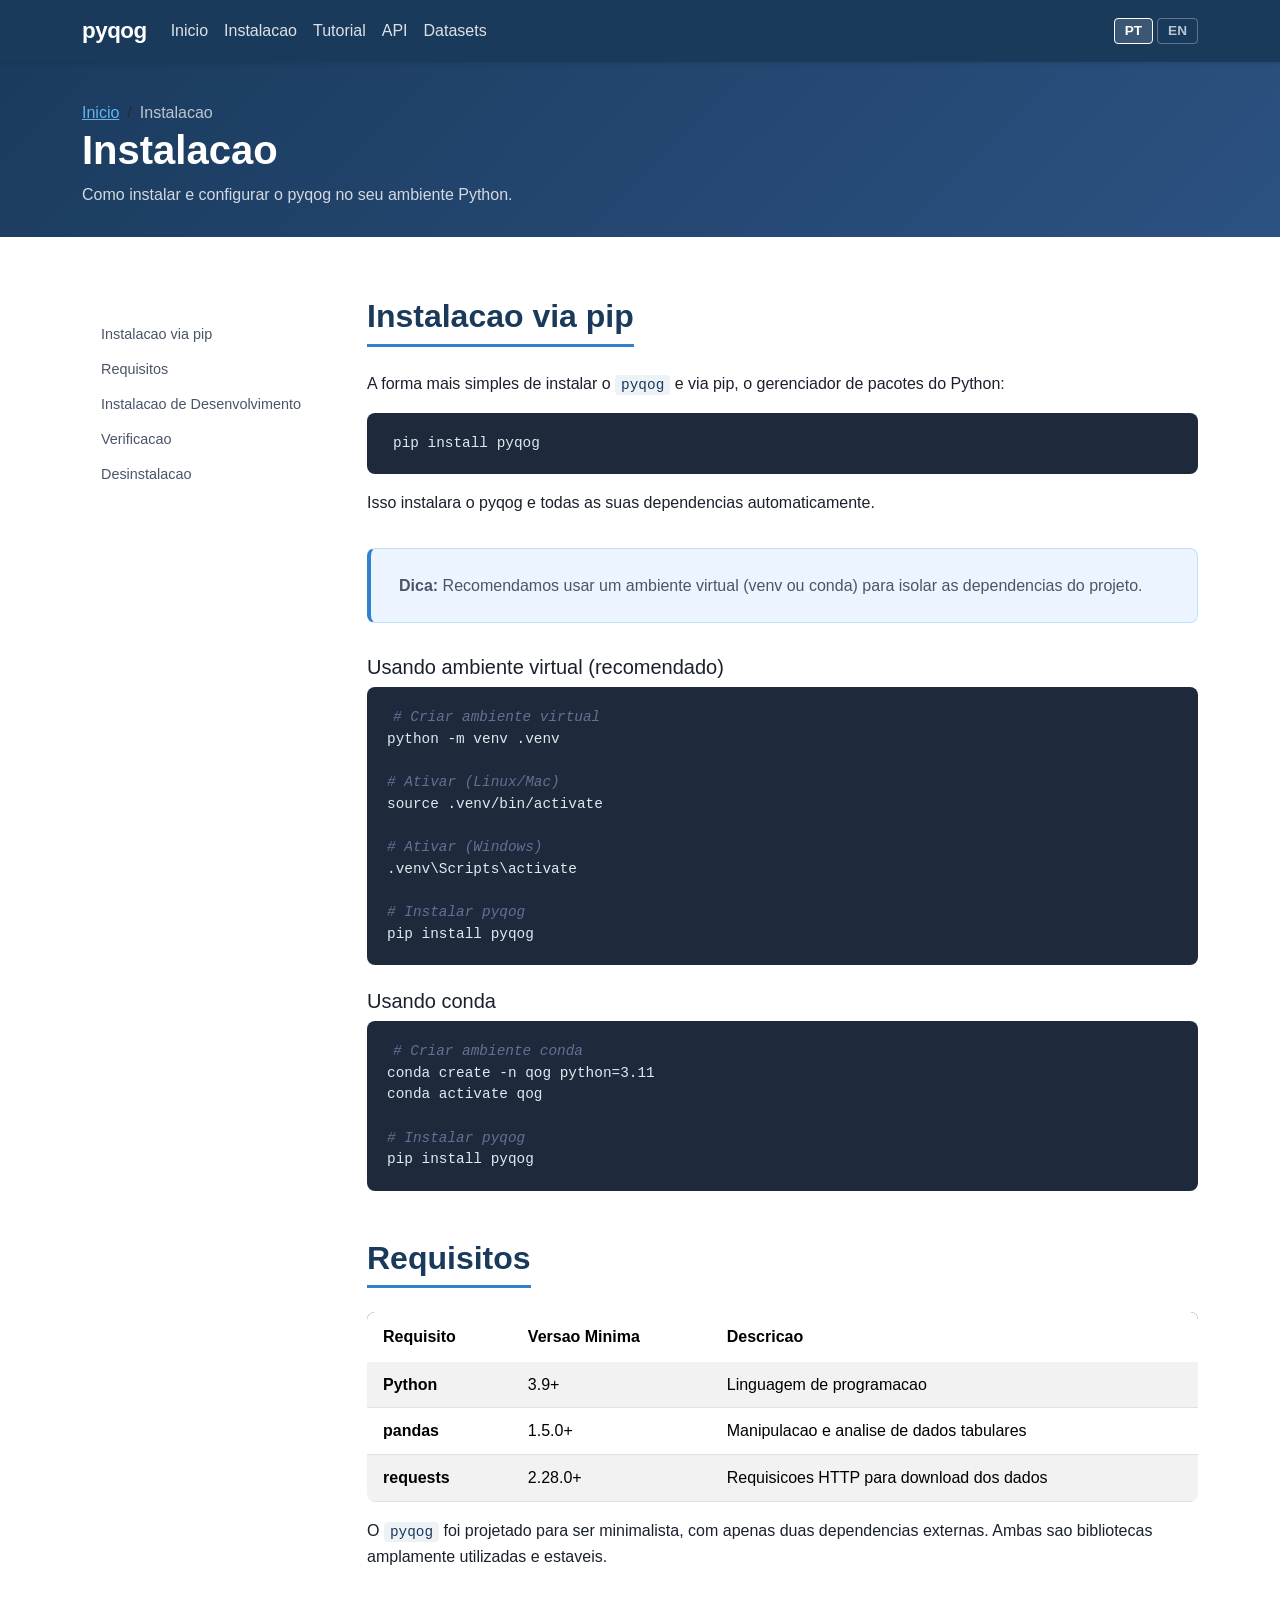
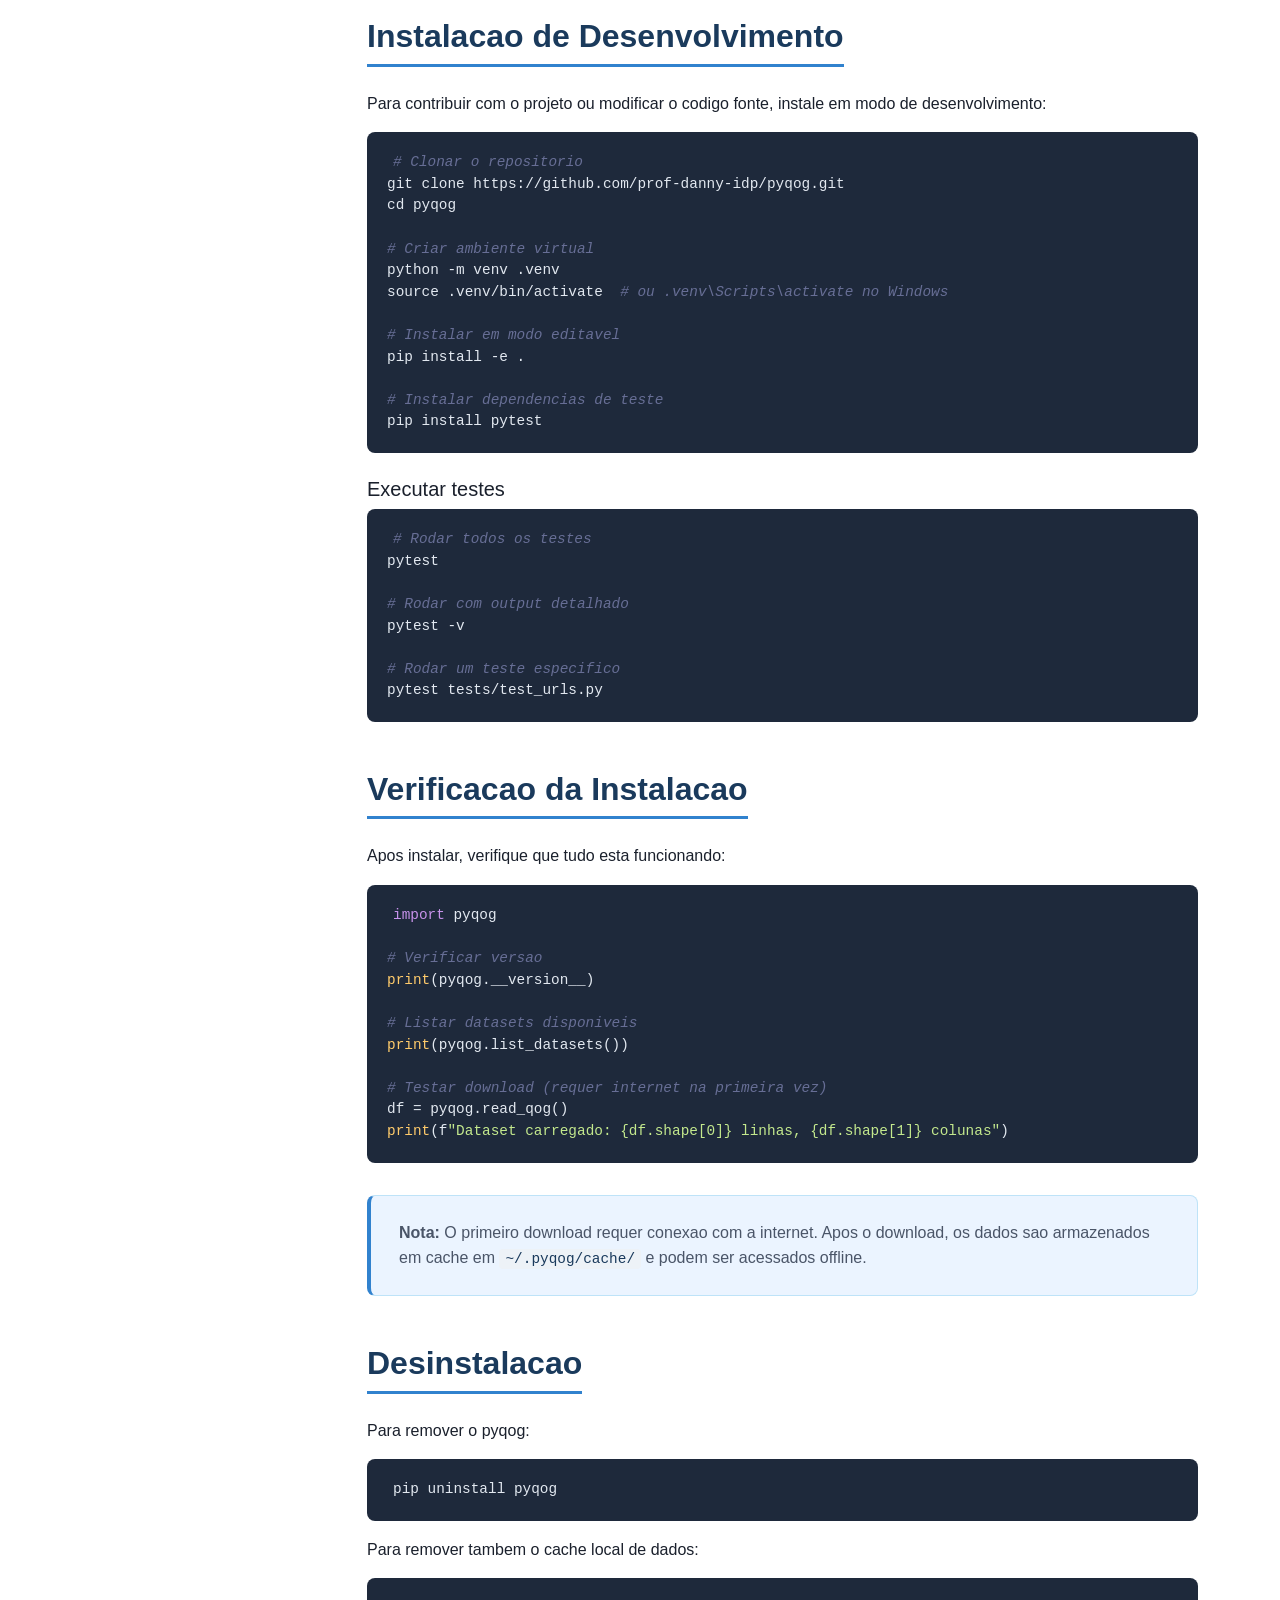
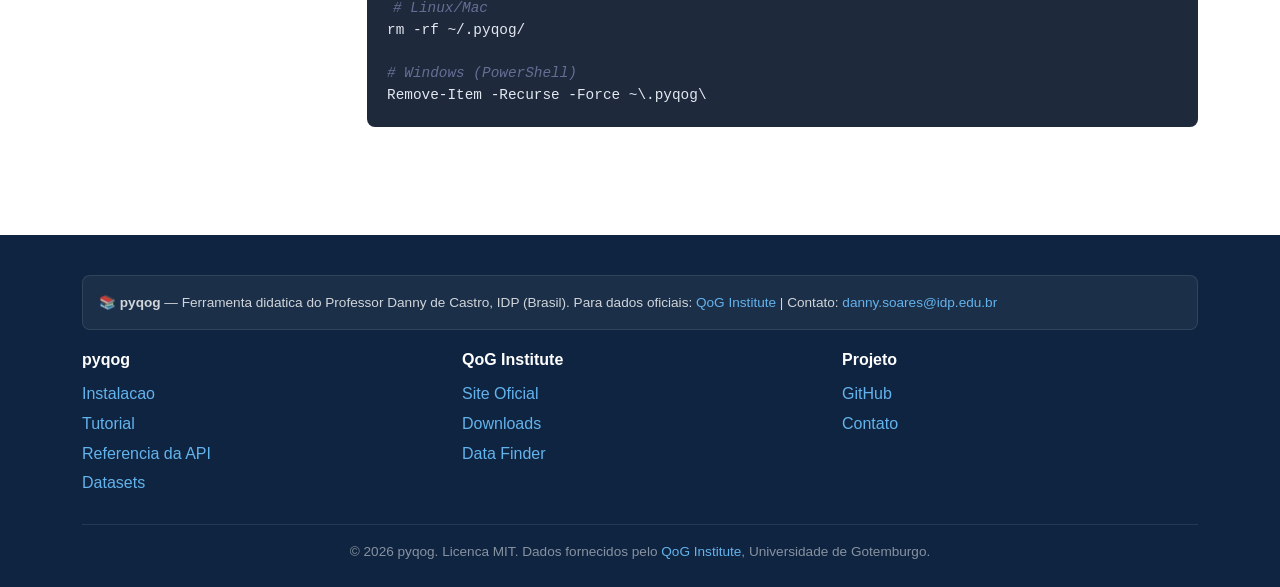
<file: docs/pt/instalacao.html>
<!DOCTYPE html>
<html lang="pt-BR">
<head>
    <meta charset="UTF-8">
    <meta name="viewport" content="width=device-width, initial-scale=1.0">
    <title>Instalacao — pyqog</title>
    <link href="https://cdn.jsdelivr.net/npm/bootstrap@5.3.2/dist/css/bootstrap.min.css" rel="stylesheet">
    <link rel="stylesheet" href="../css/style.css">
</head>
<body>
    <!-- Navbar -->
    <nav class="navbar navbar-expand-lg navbar-dark fixed-top">
        <div class="container">
            <a class="navbar-brand" href="index.html">pyqog</a>
            <button class="navbar-toggler" type="button" data-bs-toggle="collapse" data-bs-target="#navbarNav">
                <span class="navbar-toggler-icon"></span>
            </button>
            <div class="collapse navbar-collapse" id="navbarNav">
                <ul class="navbar-nav me-auto">
                    <li class="nav-item"><a class="nav-link" href="index.html">Inicio</a></li>
                    <li class="nav-item"><a class="nav-link active" href="instalacao.html">Instalacao</a></li>
                    <li class="nav-item"><a class="nav-link" href="tutorial.html">Tutorial</a></li>
                    <li class="nav-item"><a class="nav-link" href="api.html">API</a></li>
                    <li class="nav-item"><a class="nav-link" href="datasets.html">Datasets</a></li>
                </ul>
                <div class="lang-switcher">
                    <a href="instalacao.html" class="btn btn-lang active" data-lang="pt">PT</a>
                    <a href="../en/installation.html" class="btn btn-lang" data-lang="en">EN</a>
                </div>
            </div>
        </div>
    </nav>

    <!-- Page Header -->
    <section class="page-header" style="padding-top: 100px;">
        <div class="container">
            <nav aria-label="breadcrumb">
                <ol class="breadcrumb">
                    <li class="breadcrumb-item"><a href="index.html">Inicio</a></li>
                    <li class="breadcrumb-item active" aria-current="page">Instalacao</li>
                </ol>
            </nav>
            <h1>Instalacao</h1>
            <p class="mb-0" style="opacity: 0.8;">Como instalar e configurar o pyqog no seu ambiente Python.</p>
        </div>
    </section>

    <!-- Content -->
    <section class="content-section">
        <div class="container">
            <div class="row">
                <!-- Sidebar -->
                <div class="col-lg-3">
                    <nav class="sidebar">
                        <nav class="nav flex-column">
                            <a class="nav-link" href="#pip">Instalacao via pip</a>
                            <a class="nav-link" href="#requisitos">Requisitos</a>
                            <a class="nav-link" href="#desenvolvimento">Instalacao de Desenvolvimento</a>
                            <a class="nav-link" href="#verificacao">Verificacao</a>
                            <a class="nav-link" href="#desinstalacao">Desinstalacao</a>
                        </nav>
                    </nav>
                </div>

                <!-- Main content -->
                <div class="col-lg-9">

                    <!-- pip install -->
                    <div id="pip" class="mb-5">
                        <h2 class="section-title">Instalacao via pip</h2>
                        <p>A forma mais simples de instalar o <code>pyqog</code> e via pip, o gerenciador de pacotes do Python:</p>
<pre><code>pip install pyqog</code></pre>
                        <p class="mt-3">
                            Isso instalara o pyqog e todas as suas dependencias automaticamente.
                        </p>
                        <div class="notice-card">
                            <p class="mb-0">
                                <strong>Dica:</strong> Recomendamos usar um ambiente virtual (venv ou conda) para isolar as dependencias do projeto.
                            </p>
                        </div>
                        <h5 class="mt-4">Usando ambiente virtual (recomendado)</h5>
<pre><code><span class="cm"># Criar ambiente virtual</span>
python -m venv .venv

<span class="cm"># Ativar (Linux/Mac)</span>
source .venv/bin/activate

<span class="cm"># Ativar (Windows)</span>
.venv\Scripts\activate

<span class="cm"># Instalar pyqog</span>
pip install pyqog</code></pre>

                        <h5 class="mt-4">Usando conda</h5>
<pre><code><span class="cm"># Criar ambiente conda</span>
conda create -n qog python=3.11
conda activate qog

<span class="cm"># Instalar pyqog</span>
pip install pyqog</code></pre>
                    </div>

                    <!-- Requisitos -->
                    <div id="requisitos" class="mb-5">
                        <h2 class="section-title">Requisitos</h2>
                        <table class="table table-striped">
                            <thead>
                                <tr>
                                    <th>Requisito</th>
                                    <th>Versao Minima</th>
                                    <th>Descricao</th>
                                </tr>
                            </thead>
                            <tbody>
                                <tr>
                                    <td><strong>Python</strong></td>
                                    <td>3.9+</td>
                                    <td>Linguagem de programacao</td>
                                </tr>
                                <tr>
                                    <td><strong>pandas</strong></td>
                                    <td>1.5.0+</td>
                                    <td>Manipulacao e analise de dados tabulares</td>
                                </tr>
                                <tr>
                                    <td><strong>requests</strong></td>
                                    <td>2.28.0+</td>
                                    <td>Requisicoes HTTP para download dos dados</td>
                                </tr>
                            </tbody>
                        </table>
                        <p>
                            O <code>pyqog</code> foi projetado para ser minimalista, com apenas duas dependencias externas.
                            Ambas sao bibliotecas amplamente utilizadas e estaveis.
                        </p>
                    </div>

                    <!-- Desenvolvimento -->
                    <div id="desenvolvimento" class="mb-5">
                        <h2 class="section-title">Instalacao de Desenvolvimento</h2>
                        <p>
                            Para contribuir com o projeto ou modificar o codigo fonte, instale em modo de desenvolvimento:
                        </p>
<pre><code><span class="cm"># Clonar o repositorio</span>
git clone https://github.com/prof-danny-idp/pyqog.git
cd pyqog

<span class="cm"># Criar ambiente virtual</span>
python -m venv .venv
source .venv/bin/activate  <span class="cm"># ou .venv\Scripts\activate no Windows</span>

<span class="cm"># Instalar em modo editavel</span>
pip install -e .

<span class="cm"># Instalar dependencias de teste</span>
pip install pytest</code></pre>

                        <h5 class="mt-4">Executar testes</h5>
<pre><code><span class="cm"># Rodar todos os testes</span>
pytest

<span class="cm"># Rodar com output detalhado</span>
pytest -v

<span class="cm"># Rodar um teste especifico</span>
pytest tests/test_urls.py</code></pre>
                    </div>

                    <!-- Verificacao -->
                    <div id="verificacao" class="mb-5">
                        <h2 class="section-title">Verificacao da Instalacao</h2>
                        <p>Apos instalar, verifique que tudo esta funcionando:</p>
<pre><code><span class="kw">import</span> pyqog

<span class="cm"># Verificar versao</span>
<span class="nb">print</span>(pyqog.__version__)

<span class="cm"># Listar datasets disponiveis</span>
<span class="nb">print</span>(pyqog.list_datasets())

<span class="cm"># Testar download (requer internet na primeira vez)</span>
df = pyqog.read_qog()
<span class="nb">print</span>(f<span class="st">"Dataset carregado: {df.shape[0]} linhas, {df.shape[1]} colunas"</span>)</code></pre>
                        <div class="notice-card">
                            <p class="mb-0">
                                <strong>Nota:</strong> O primeiro download requer conexao com a internet.
                                Apos o download, os dados sao armazenados em cache em <code>~/.pyqog/cache/</code>
                                e podem ser acessados offline.
                            </p>
                        </div>
                    </div>

                    <!-- Desinstalacao -->
                    <div id="desinstalacao" class="mb-5">
                        <h2 class="section-title">Desinstalacao</h2>
                        <p>Para remover o pyqog:</p>
<pre><code>pip uninstall pyqog</code></pre>
                        <p class="mt-3">Para remover tambem o cache local de dados:</p>
<pre><code><span class="cm"># Linux/Mac</span>
rm -rf ~/.pyqog/

<span class="cm"># Windows (PowerShell)</span>
Remove-Item -Recurse -Force ~\.pyqog\</code></pre>
                    </div>

                </div>
            </div>
        </div>
    </section>

    <!-- Footer -->
    <footer class="footer">
        <div class="container">
            <div class="notice-compact">
                &#128218; <strong>pyqog</strong> &mdash; Ferramenta didatica do Professor Danny de Castro, IDP (Brasil).
                Para dados oficiais: <a href="https://www.gu.se/en/quality-government">QoG Institute</a> |
                Contato: <a href="mailto:danny.soares@idp.edu.br">danny.soares@idp.edu.br</a>
            </div>
            <div class="row">
                <div class="col-md-4">
                    <h6>pyqog</h6>
                    <p class="mb-1"><a href="instalacao.html">Instalacao</a></p>
                    <p class="mb-1"><a href="tutorial.html">Tutorial</a></p>
                    <p class="mb-1"><a href="api.html">Referencia da API</a></p>
                    <p class="mb-1"><a href="datasets.html">Datasets</a></p>
                </div>
                <div class="col-md-4">
                    <h6>QoG Institute</h6>
                    <p class="mb-1"><a href="https://www.gu.se/en/quality-government" target="_blank" rel="noopener">Site Oficial</a></p>
                    <p class="mb-1"><a href="https://www.gu.se/en/quality-government/qog-data/data-downloads" target="_blank" rel="noopener">Downloads</a></p>
                    <p class="mb-1"><a href="https://datafinder.qog.gu.se/" target="_blank" rel="noopener">Data Finder</a></p>
                </div>
                <div class="col-md-4">
                    <h6>Projeto</h6>
                    <p class="mb-1"><a href="https://github.com/prof-danny-idp/pyqog" target="_blank" rel="noopener">GitHub</a></p>
                    <p class="mb-1"><a href="mailto:danny.soares@idp.edu.br">Contato</a></p>
                </div>
            </div>
            <div class="footer-bottom text-center">
                &copy; 2026 pyqog. Licenca MIT. Dados fornecidos pelo <a href="https://www.gu.se/en/quality-government">QoG Institute</a>, Universidade de Gotemburgo.
            </div>
        </div>
    </footer>

    <script src="https://cdn.jsdelivr.net/npm/bootstrap@5.3.2/dist/js/bootstrap.bundle.min.js"></script>
    <script src="../js/lang-switcher.js"></script>
</body>
</html>
</file>
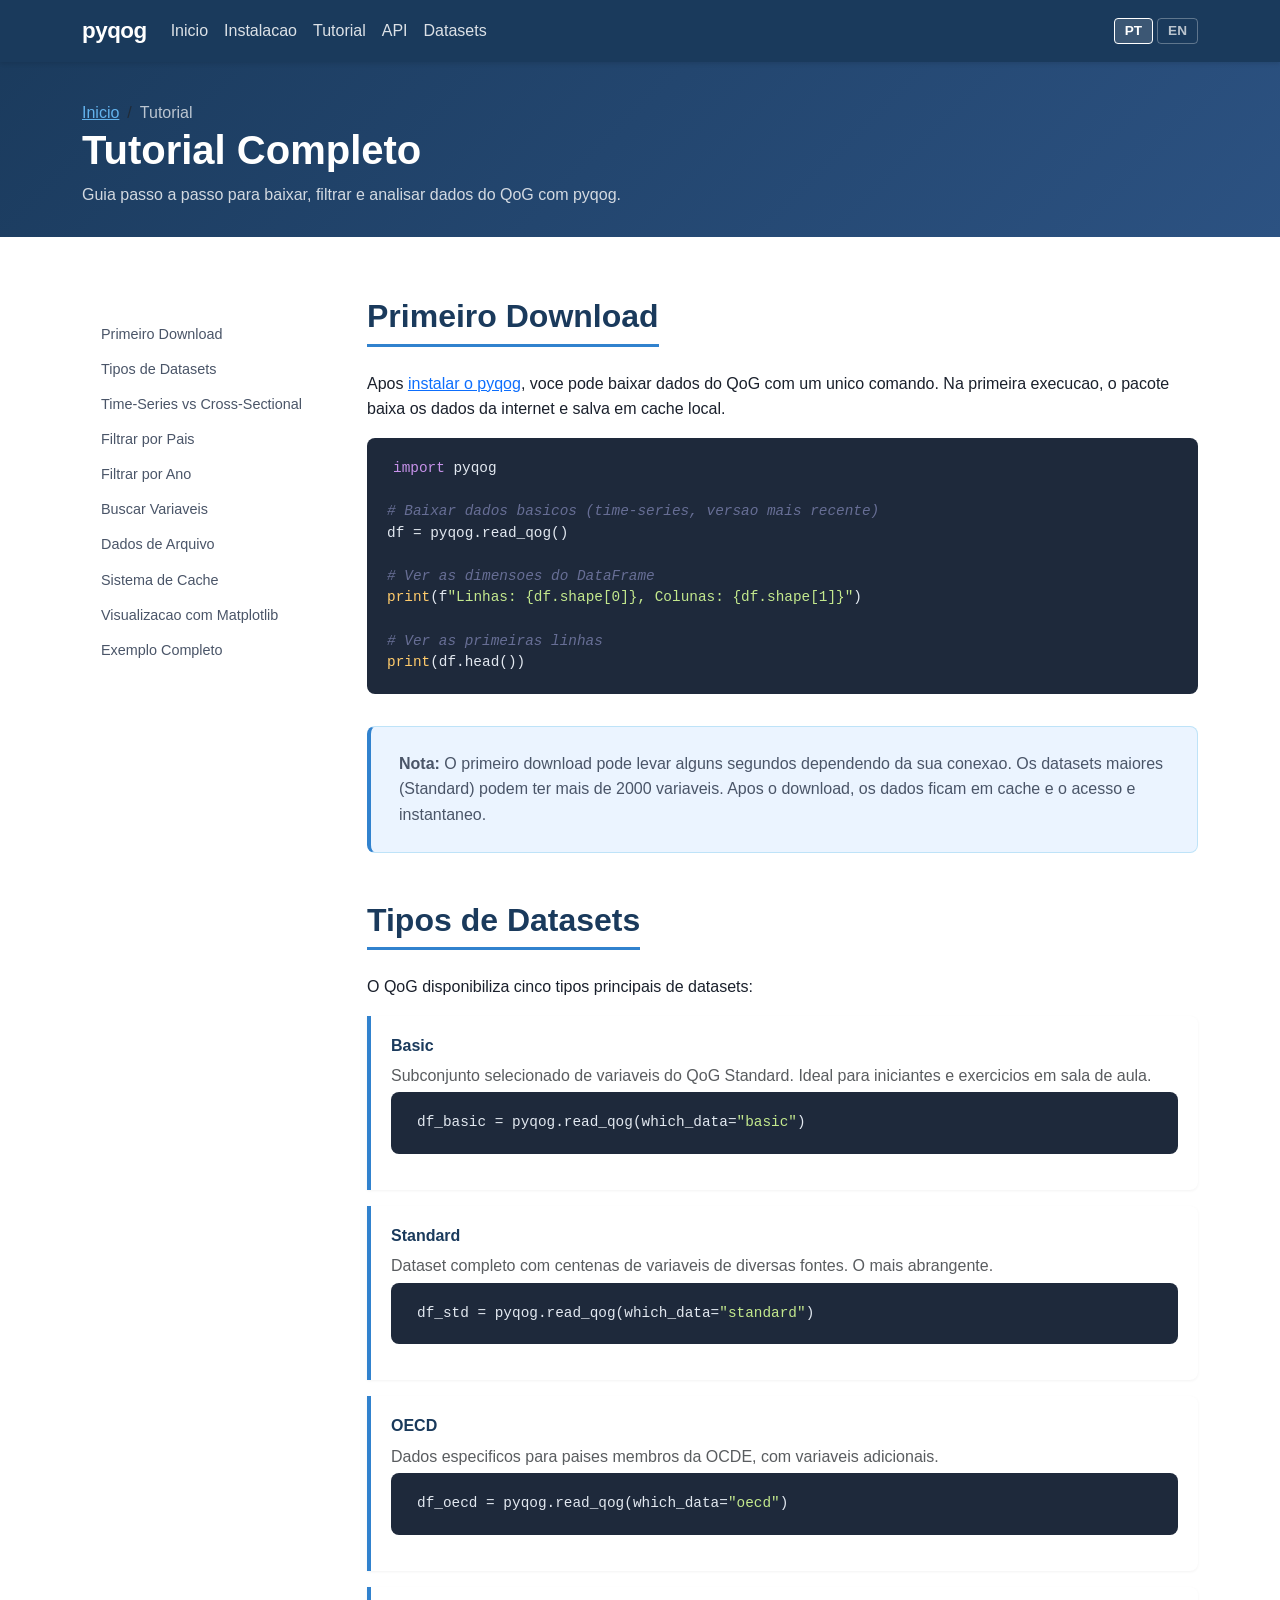
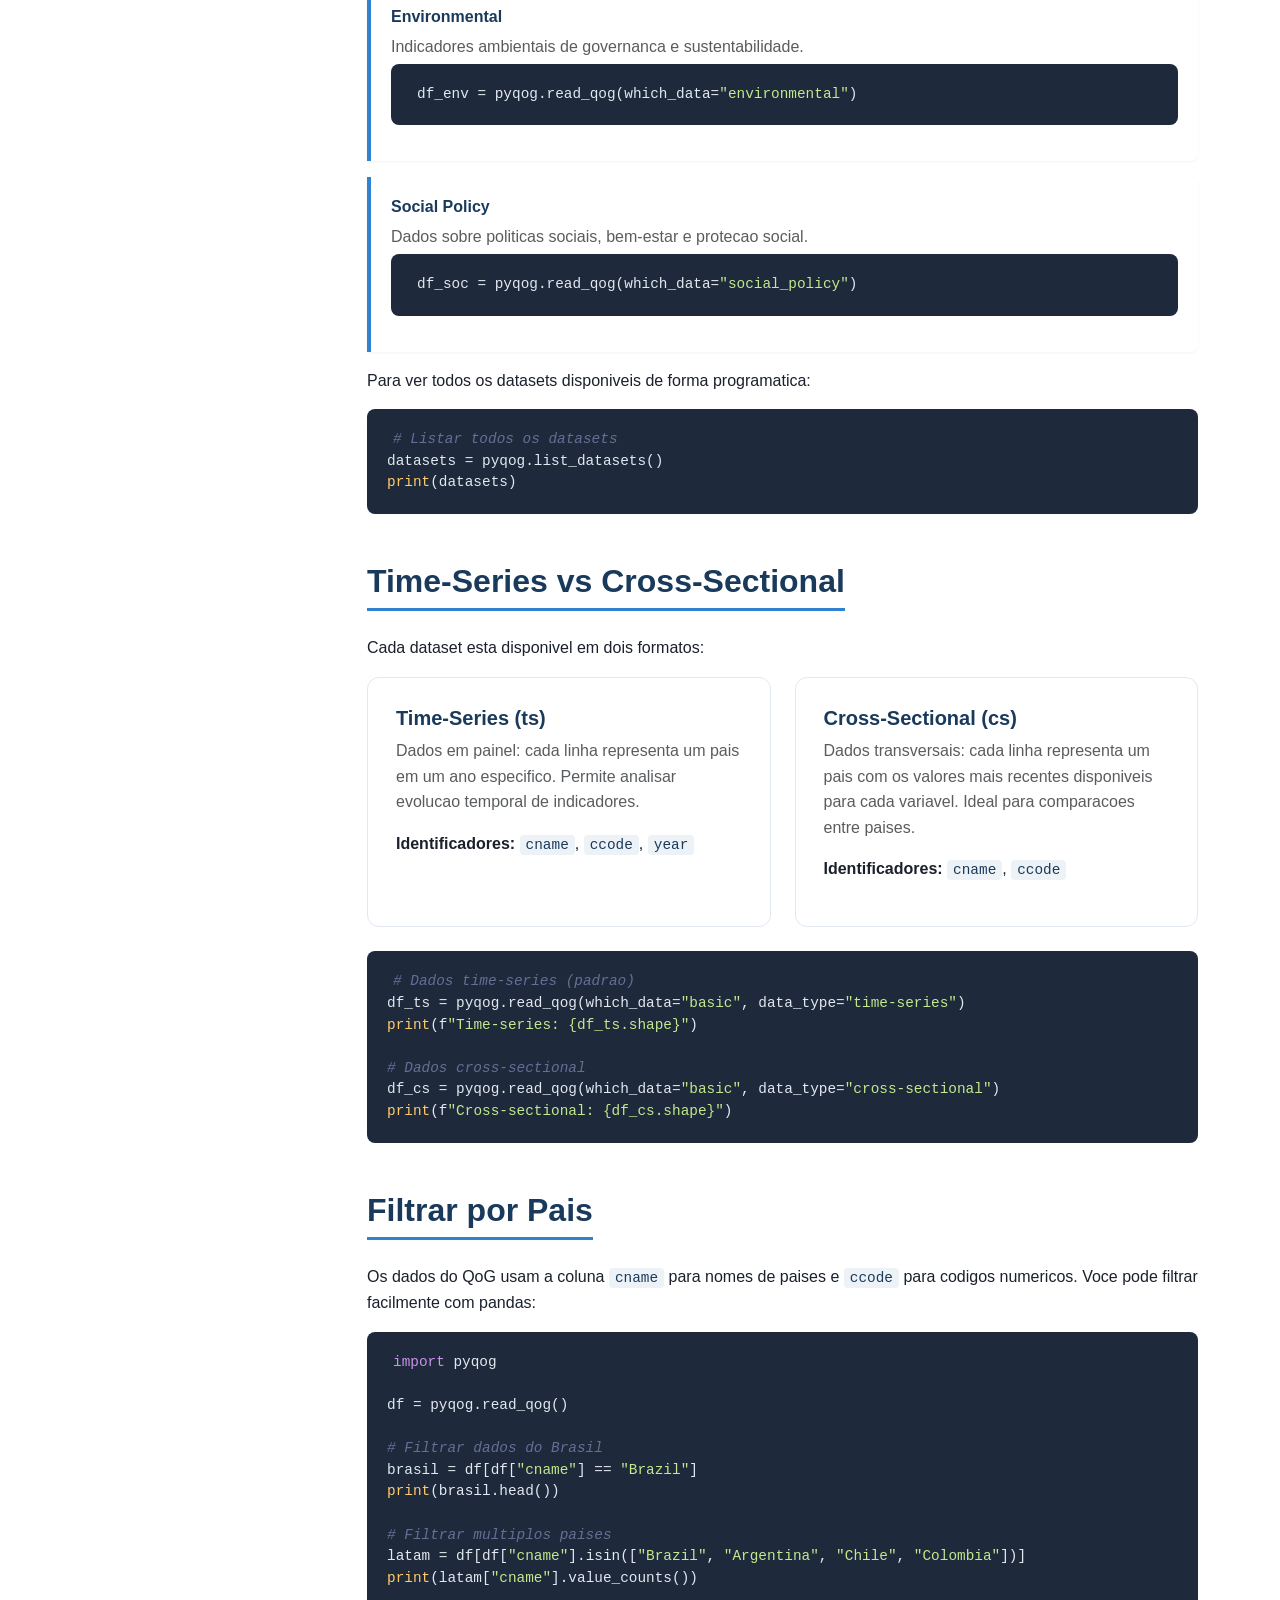
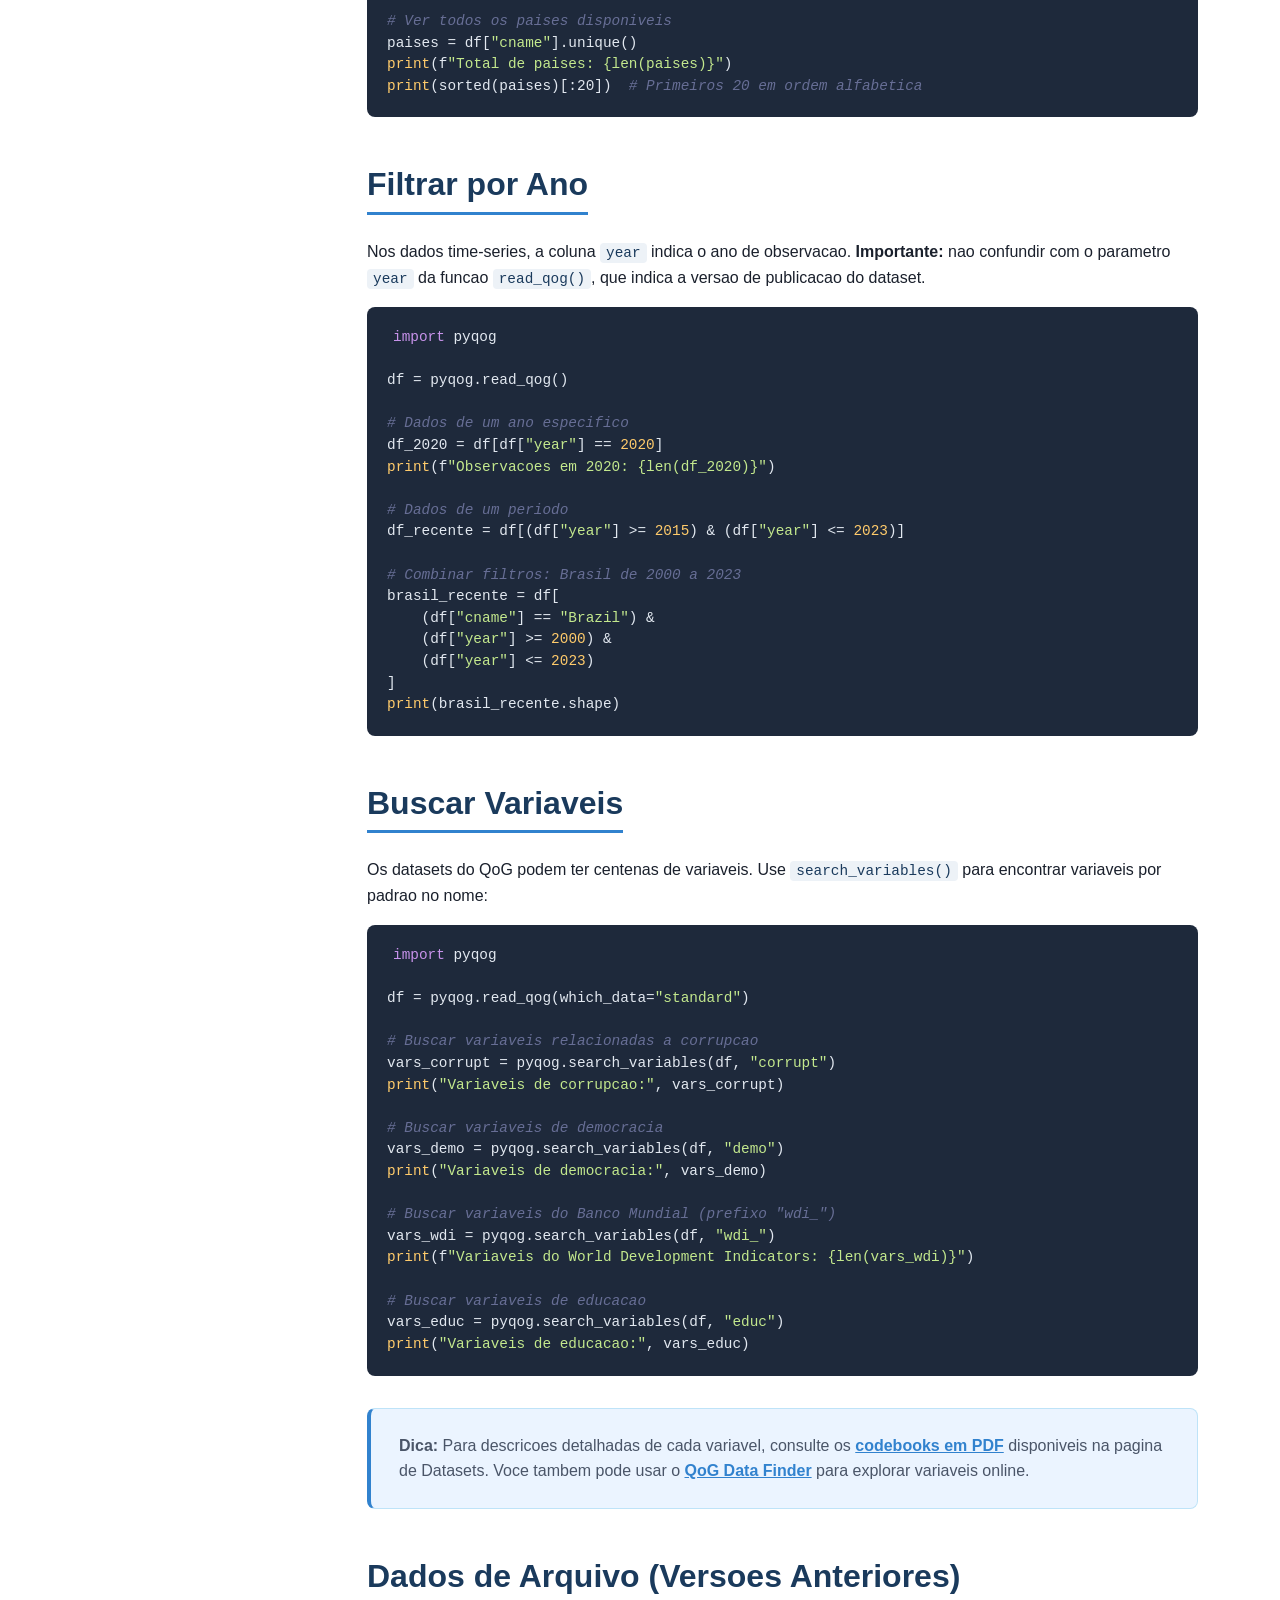
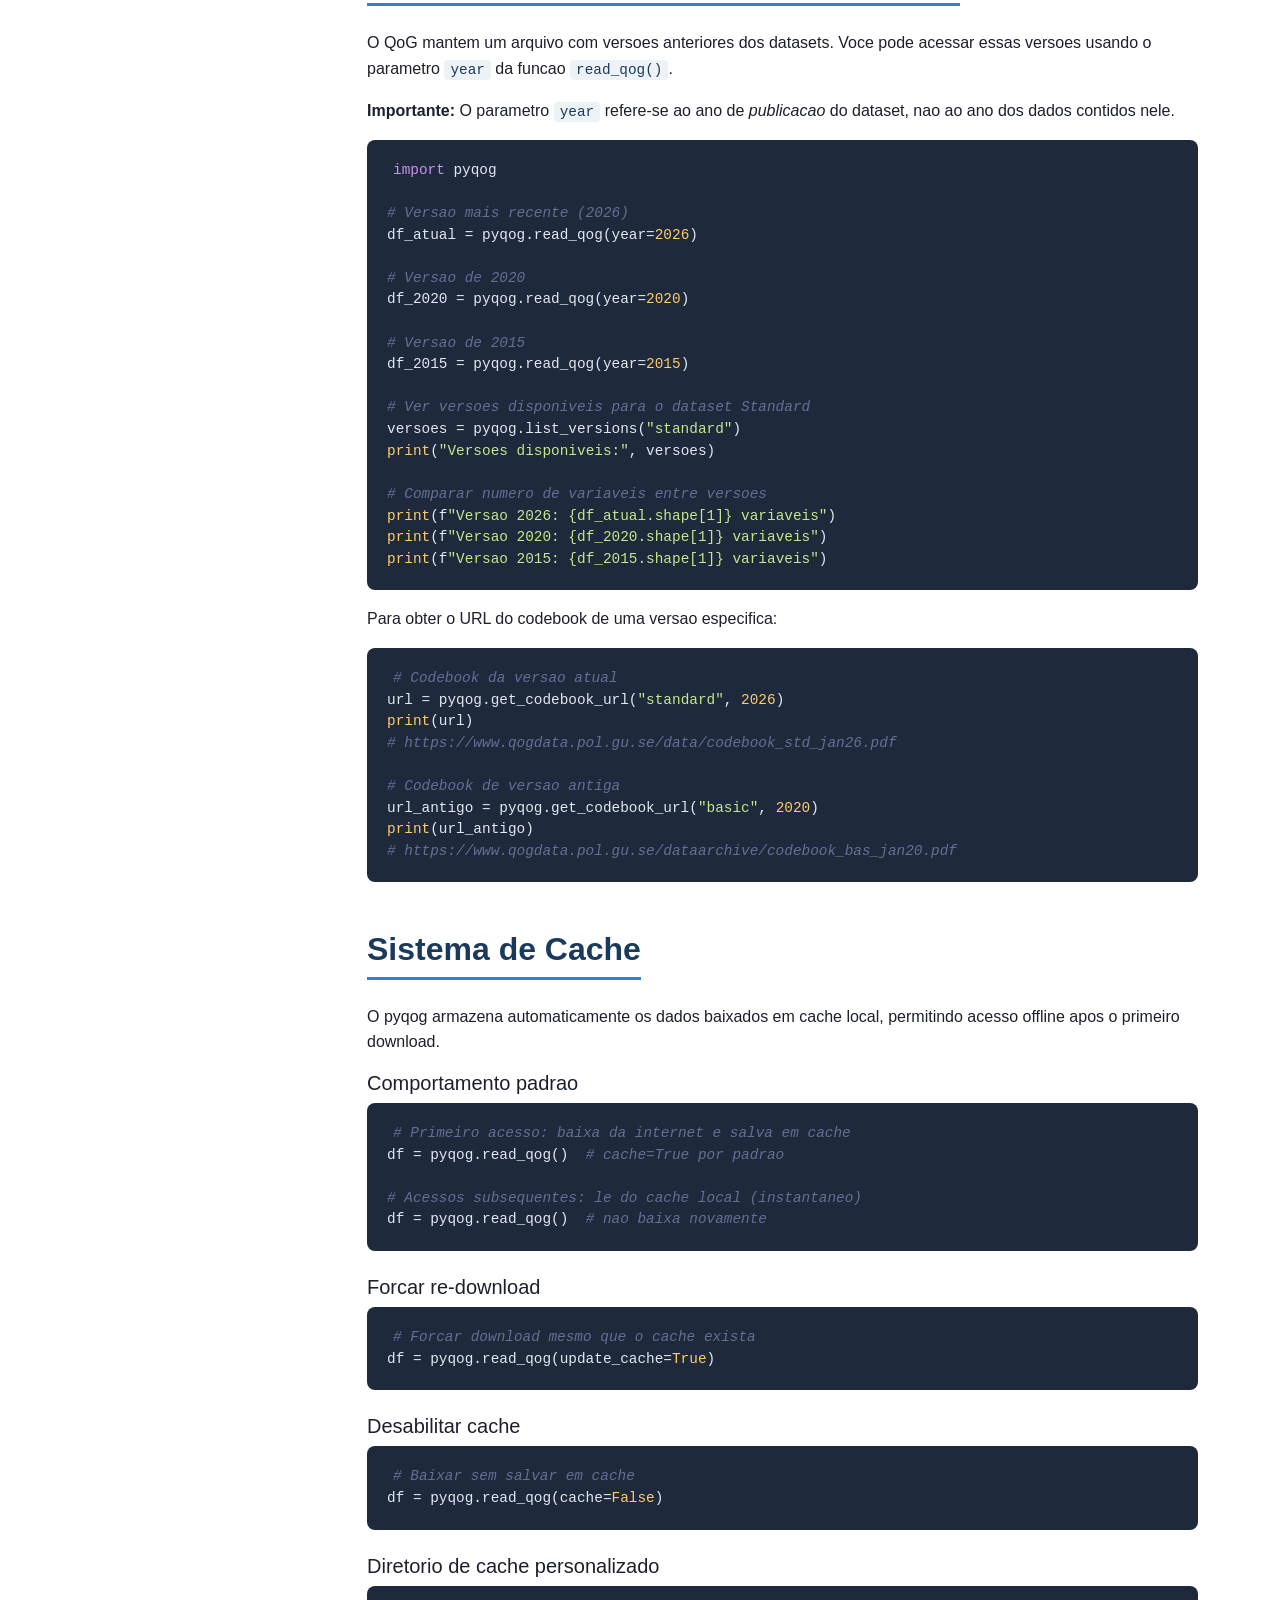
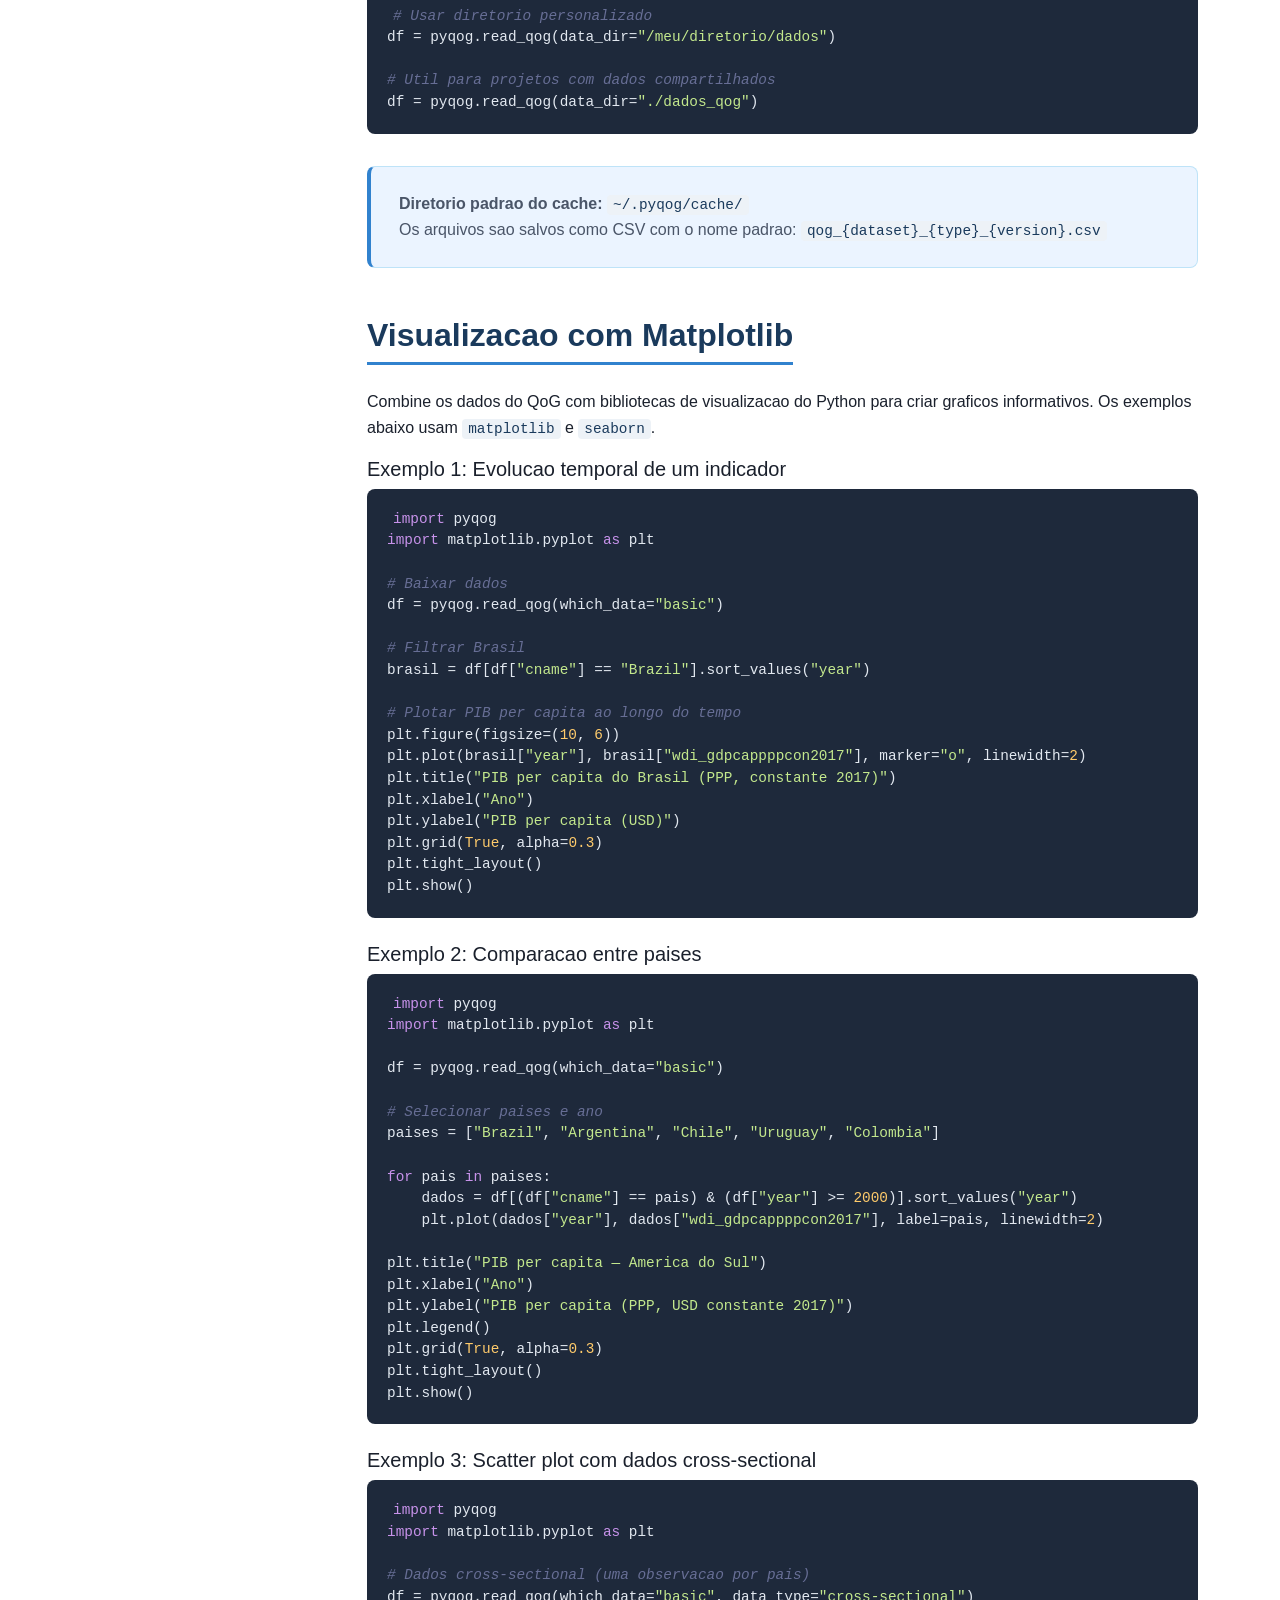
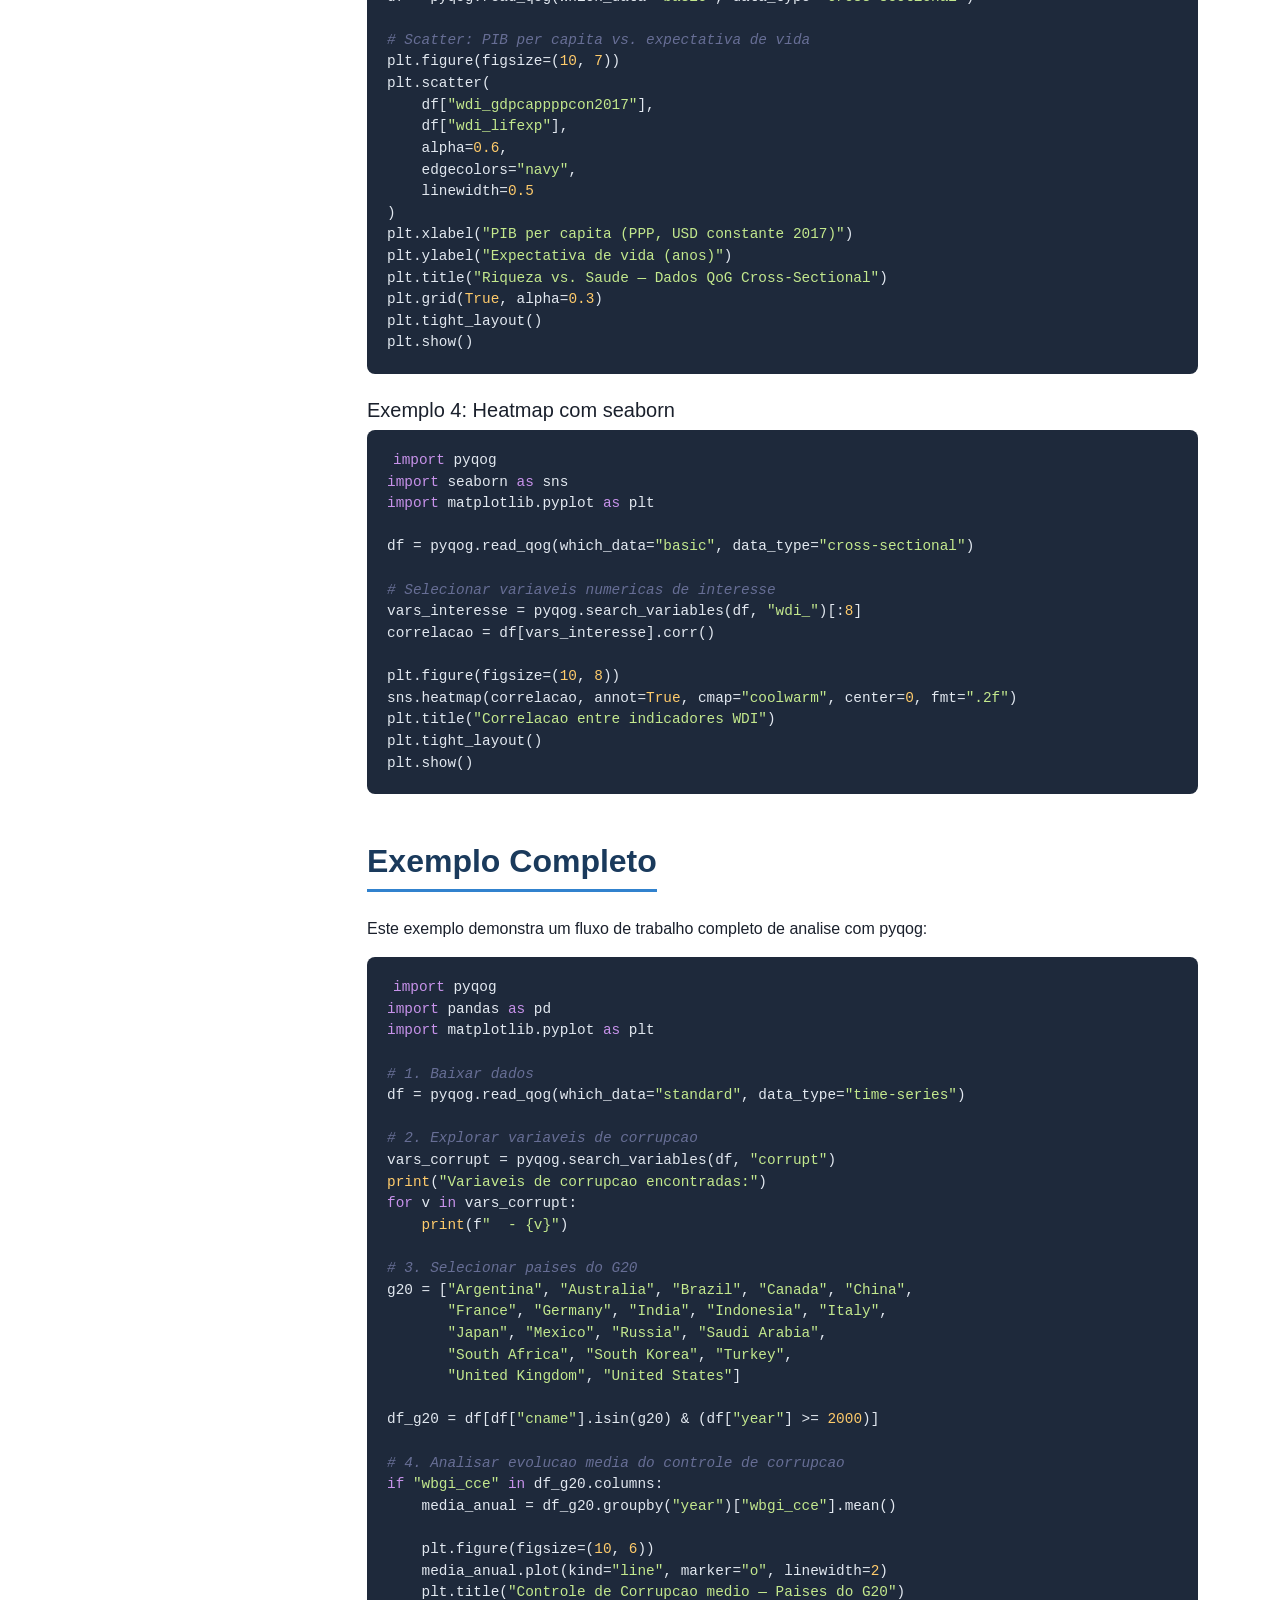
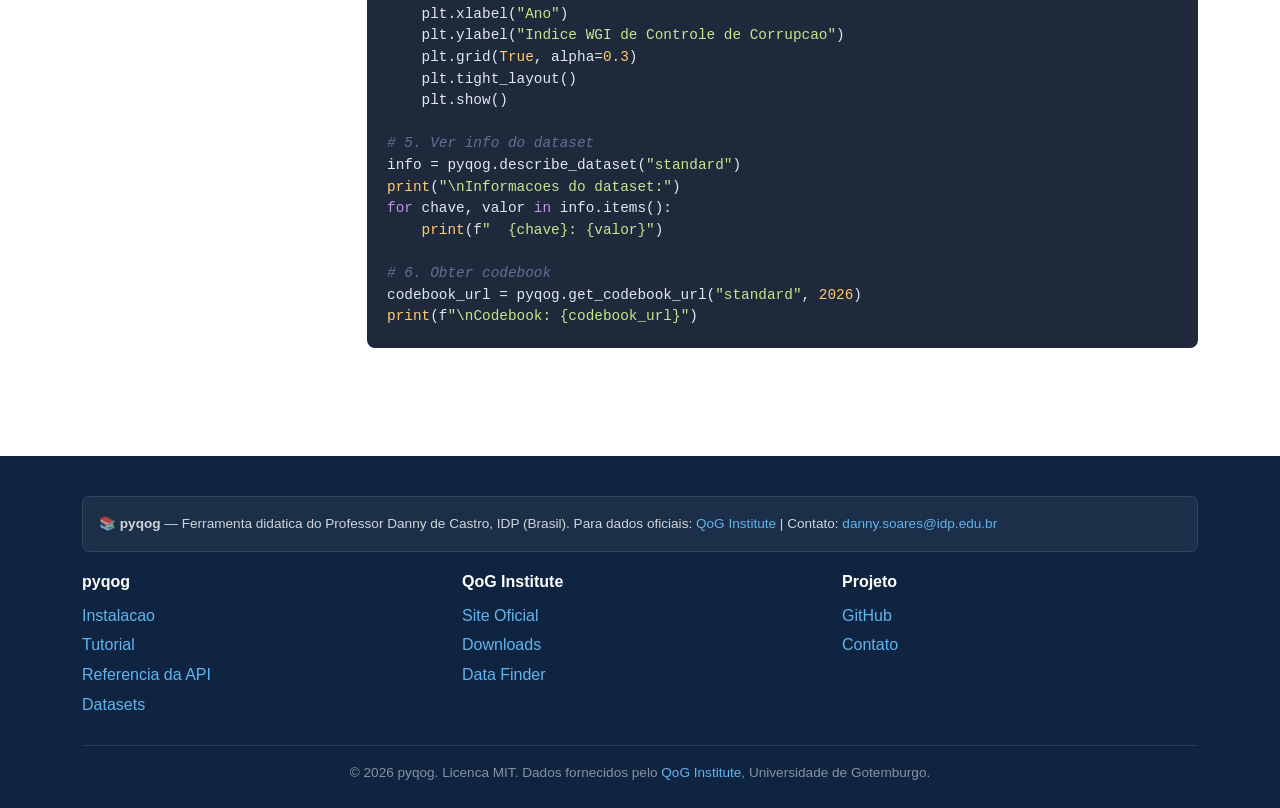
<file: docs/pt/tutorial.html>
<!DOCTYPE html>
<html lang="pt-BR">
<head>
    <meta charset="UTF-8">
    <meta name="viewport" content="width=device-width, initial-scale=1.0">
    <title>Tutorial — pyqog</title>
    <link href="https://cdn.jsdelivr.net/npm/bootstrap@5.3.2/dist/css/bootstrap.min.css" rel="stylesheet">
    <link rel="stylesheet" href="../css/style.css">
</head>
<body>
    <!-- Navbar -->
    <nav class="navbar navbar-expand-lg navbar-dark fixed-top">
        <div class="container">
            <a class="navbar-brand" href="index.html">pyqog</a>
            <button class="navbar-toggler" type="button" data-bs-toggle="collapse" data-bs-target="#navbarNav">
                <span class="navbar-toggler-icon"></span>
            </button>
            <div class="collapse navbar-collapse" id="navbarNav">
                <ul class="navbar-nav me-auto">
                    <li class="nav-item"><a class="nav-link" href="index.html">Inicio</a></li>
                    <li class="nav-item"><a class="nav-link" href="instalacao.html">Instalacao</a></li>
                    <li class="nav-item"><a class="nav-link active" href="tutorial.html">Tutorial</a></li>
                    <li class="nav-item"><a class="nav-link" href="api.html">API</a></li>
                    <li class="nav-item"><a class="nav-link" href="datasets.html">Datasets</a></li>
                </ul>
                <div class="lang-switcher">
                    <a href="tutorial.html" class="btn btn-lang active" data-lang="pt">PT</a>
                    <a href="../en/tutorial.html" class="btn btn-lang" data-lang="en">EN</a>
                </div>
            </div>
        </div>
    </nav>

    <!-- Page Header -->
    <section class="page-header" style="padding-top: 100px;">
        <div class="container">
            <nav aria-label="breadcrumb">
                <ol class="breadcrumb">
                    <li class="breadcrumb-item"><a href="index.html">Inicio</a></li>
                    <li class="breadcrumb-item active" aria-current="page">Tutorial</li>
                </ol>
            </nav>
            <h1>Tutorial Completo</h1>
            <p class="mb-0" style="opacity: 0.8;">Guia passo a passo para baixar, filtrar e analisar dados do QoG com pyqog.</p>
        </div>
    </section>

    <!-- Content -->
    <section class="content-section">
        <div class="container">
            <div class="row">
                <!-- Sidebar -->
                <div class="col-lg-3">
                    <nav class="sidebar">
                        <nav class="nav flex-column">
                            <a class="nav-link" href="#primeiro-download">Primeiro Download</a>
                            <a class="nav-link" href="#datasets">Tipos de Datasets</a>
                            <a class="nav-link" href="#ts-vs-cs">Time-Series vs Cross-Sectional</a>
                            <a class="nav-link" href="#filtrar-pais">Filtrar por Pais</a>
                            <a class="nav-link" href="#filtrar-ano">Filtrar por Ano</a>
                            <a class="nav-link" href="#buscar-variaveis">Buscar Variaveis</a>
                            <a class="nav-link" href="#arquivo">Dados de Arquivo</a>
                            <a class="nav-link" href="#cache">Sistema de Cache</a>
                            <a class="nav-link" href="#visualizacao">Visualizacao com Matplotlib</a>
                            <a class="nav-link" href="#exemplo-completo">Exemplo Completo</a>
                        </nav>
                    </nav>
                </div>

                <!-- Main content -->
                <div class="col-lg-9">

                    <!-- Primeiro Download -->
                    <div id="primeiro-download" class="mb-5">
                        <h2 class="section-title">Primeiro Download</h2>
                        <p>
                            Apos <a href="instalacao.html">instalar o pyqog</a>, voce pode baixar dados do QoG com um unico comando.
                            Na primeira execucao, o pacote baixa os dados da internet e salva em cache local.
                        </p>
<pre><code><span class="kw">import</span> pyqog

<span class="cm"># Baixar dados basicos (time-series, versao mais recente)</span>
df = pyqog.read_qog()

<span class="cm"># Ver as dimensoes do DataFrame</span>
<span class="nb">print</span>(f<span class="st">"Linhas: {df.shape[0]}, Colunas: {df.shape[1]}"</span>)

<span class="cm"># Ver as primeiras linhas</span>
<span class="nb">print</span>(df.head())</code></pre>

                        <div class="notice-card">
                            <p class="mb-0">
                                <strong>Nota:</strong> O primeiro download pode levar alguns segundos dependendo da sua conexao.
                                Os datasets maiores (Standard) podem ter mais de 2000 variaveis.
                                Apos o download, os dados ficam em cache e o acesso e instantaneo.
                            </p>
                        </div>
                    </div>

                    <!-- Tipos de Datasets -->
                    <div id="datasets" class="mb-5">
                        <h2 class="section-title">Tipos de Datasets</h2>
                        <p>O QoG disponibiliza cinco tipos principais de datasets:</p>

                        <div class="dataset-card">
                            <h6>Basic</h6>
                            <p class="text-muted mb-1">Subconjunto selecionado de variaveis do QoG Standard. Ideal para iniciantes e exercicios em sala de aula.</p>
<pre><code>df_basic = pyqog.read_qog(which_data=<span class="st">"basic"</span>)</code></pre>
                        </div>

                        <div class="dataset-card">
                            <h6>Standard</h6>
                            <p class="text-muted mb-1">Dataset completo com centenas de variaveis de diversas fontes. O mais abrangente.</p>
<pre><code>df_std = pyqog.read_qog(which_data=<span class="st">"standard"</span>)</code></pre>
                        </div>

                        <div class="dataset-card">
                            <h6>OECD</h6>
                            <p class="text-muted mb-1">Dados especificos para paises membros da OCDE, com variaveis adicionais.</p>
<pre><code>df_oecd = pyqog.read_qog(which_data=<span class="st">"oecd"</span>)</code></pre>
                        </div>

                        <div class="dataset-card">
                            <h6>Environmental</h6>
                            <p class="text-muted mb-1">Indicadores ambientais de governanca e sustentabilidade.</p>
<pre><code>df_env = pyqog.read_qog(which_data=<span class="st">"environmental"</span>)</code></pre>
                        </div>

                        <div class="dataset-card">
                            <h6>Social Policy</h6>
                            <p class="text-muted mb-1">Dados sobre politicas sociais, bem-estar e protecao social.</p>
<pre><code>df_soc = pyqog.read_qog(which_data=<span class="st">"social_policy"</span>)</code></pre>
                        </div>

                        <p class="mt-3">Para ver todos os datasets disponiveis de forma programatica:</p>
<pre><code><span class="cm"># Listar todos os datasets</span>
datasets = pyqog.list_datasets()
<span class="nb">print</span>(datasets)</code></pre>
                    </div>

                    <!-- Time-Series vs Cross-Sectional -->
                    <div id="ts-vs-cs" class="mb-5">
                        <h2 class="section-title">Time-Series vs Cross-Sectional</h2>
                        <p>Cada dataset esta disponivel em dois formatos:</p>

                        <div class="row g-4 mb-4">
                            <div class="col-md-6">
                                <div class="feature-card">
                                    <h5>Time-Series (ts)</h5>
                                    <p class="text-muted">
                                        Dados em painel: cada linha representa um pais em um ano especifico.
                                        Permite analisar evolucao temporal de indicadores.
                                    </p>
                                    <p><strong>Identificadores:</strong> <code>cname</code>, <code>ccode</code>, <code>year</code></p>
                                </div>
                            </div>
                            <div class="col-md-6">
                                <div class="feature-card">
                                    <h5>Cross-Sectional (cs)</h5>
                                    <p class="text-muted">
                                        Dados transversais: cada linha representa um pais com os valores mais recentes
                                        disponiveis para cada variavel. Ideal para comparacoes entre paises.
                                    </p>
                                    <p><strong>Identificadores:</strong> <code>cname</code>, <code>ccode</code></p>
                                </div>
                            </div>
                        </div>

<pre><code><span class="cm"># Dados time-series (padrao)</span>
df_ts = pyqog.read_qog(which_data=<span class="st">"basic"</span>, data_type=<span class="st">"time-series"</span>)
<span class="nb">print</span>(f<span class="st">"Time-series: {df_ts.shape}"</span>)

<span class="cm"># Dados cross-sectional</span>
df_cs = pyqog.read_qog(which_data=<span class="st">"basic"</span>, data_type=<span class="st">"cross-sectional"</span>)
<span class="nb">print</span>(f<span class="st">"Cross-sectional: {df_cs.shape}"</span>)</code></pre>
                    </div>

                    <!-- Filtrar por Pais -->
                    <div id="filtrar-pais" class="mb-5">
                        <h2 class="section-title">Filtrar por Pais</h2>
                        <p>
                            Os dados do QoG usam a coluna <code>cname</code> para nomes de paises e <code>ccode</code>
                            para codigos numericos. Voce pode filtrar facilmente com pandas:
                        </p>
<pre><code><span class="kw">import</span> pyqog

df = pyqog.read_qog()

<span class="cm"># Filtrar dados do Brasil</span>
brasil = df[df[<span class="st">"cname"</span>] == <span class="st">"Brazil"</span>]
<span class="nb">print</span>(brasil.head())

<span class="cm"># Filtrar multiplos paises</span>
latam = df[df[<span class="st">"cname"</span>].isin([<span class="st">"Brazil"</span>, <span class="st">"Argentina"</span>, <span class="st">"Chile"</span>, <span class="st">"Colombia"</span>])]
<span class="nb">print</span>(latam[<span class="st">"cname"</span>].value_counts())

<span class="cm"># Ver todos os paises disponiveis</span>
paises = df[<span class="st">"cname"</span>].unique()
<span class="nb">print</span>(f<span class="st">"Total de paises: {len(paises)}"</span>)
<span class="nb">print</span>(sorted(paises)[:20])  <span class="cm"># Primeiros 20 em ordem alfabetica</span></code></pre>
                    </div>

                    <!-- Filtrar por Ano -->
                    <div id="filtrar-ano" class="mb-5">
                        <h2 class="section-title">Filtrar por Ano</h2>
                        <p>
                            Nos dados time-series, a coluna <code>year</code> indica o ano de observacao.
                            <strong>Importante:</strong> nao confundir com o parametro <code>year</code> da funcao <code>read_qog()</code>,
                            que indica a versao de publicacao do dataset.
                        </p>
<pre><code><span class="kw">import</span> pyqog

df = pyqog.read_qog()

<span class="cm"># Dados de um ano especifico</span>
df_2020 = df[df[<span class="st">"year"</span>] == <span class="nb">2020</span>]
<span class="nb">print</span>(f<span class="st">"Observacoes em 2020: {len(df_2020)}"</span>)

<span class="cm"># Dados de um periodo</span>
df_recente = df[(df[<span class="st">"year"</span>] >= <span class="nb">2015</span>) &amp; (df[<span class="st">"year"</span>] &lt;= <span class="nb">2023</span>)]

<span class="cm"># Combinar filtros: Brasil de 2000 a 2023</span>
brasil_recente = df[
    (df[<span class="st">"cname"</span>] == <span class="st">"Brazil"</span>) &amp;
    (df[<span class="st">"year"</span>] >= <span class="nb">2000</span>) &amp;
    (df[<span class="st">"year"</span>] &lt;= <span class="nb">2023</span>)
]
<span class="nb">print</span>(brasil_recente.shape)</code></pre>
                    </div>

                    <!-- Buscar Variaveis -->
                    <div id="buscar-variaveis" class="mb-5">
                        <h2 class="section-title">Buscar Variaveis</h2>
                        <p>
                            Os datasets do QoG podem ter centenas de variaveis. Use <code>search_variables()</code> para
                            encontrar variaveis por padrao no nome:
                        </p>
<pre><code><span class="kw">import</span> pyqog

df = pyqog.read_qog(which_data=<span class="st">"standard"</span>)

<span class="cm"># Buscar variaveis relacionadas a corrupcao</span>
vars_corrupt = pyqog.search_variables(df, <span class="st">"corrupt"</span>)
<span class="nb">print</span>(<span class="st">"Variaveis de corrupcao:"</span>, vars_corrupt)

<span class="cm"># Buscar variaveis de democracia</span>
vars_demo = pyqog.search_variables(df, <span class="st">"demo"</span>)
<span class="nb">print</span>(<span class="st">"Variaveis de democracia:"</span>, vars_demo)

<span class="cm"># Buscar variaveis do Banco Mundial (prefixo "wdi_")</span>
vars_wdi = pyqog.search_variables(df, <span class="st">"wdi_"</span>)
<span class="nb">print</span>(f<span class="st">"Variaveis do World Development Indicators: {len(vars_wdi)}"</span>)

<span class="cm"># Buscar variaveis de educacao</span>
vars_educ = pyqog.search_variables(df, <span class="st">"educ"</span>)
<span class="nb">print</span>(<span class="st">"Variaveis de educacao:"</span>, vars_educ)</code></pre>

                        <div class="notice-card">
                            <p class="mb-0">
                                <strong>Dica:</strong> Para descricoes detalhadas de cada variavel, consulte os
                                <a href="datasets.html">codebooks em PDF</a> disponiveis na pagina de Datasets.
                                Voce tambem pode usar o <a href="https://datafinder.qog.gu.se/" target="_blank" rel="noopener">QoG Data Finder</a>
                                para explorar variaveis online.
                            </p>
                        </div>
                    </div>

                    <!-- Dados de Arquivo -->
                    <div id="arquivo" class="mb-5">
                        <h2 class="section-title">Dados de Arquivo (Versoes Anteriores)</h2>
                        <p>
                            O QoG mantem um arquivo com versoes anteriores dos datasets. Voce pode acessar essas
                            versoes usando o parametro <code>year</code> da funcao <code>read_qog()</code>.
                        </p>
                        <p>
                            <strong>Importante:</strong> O parametro <code>year</code> refere-se ao ano de
                            <em>publicacao</em> do dataset, nao ao ano dos dados contidos nele.
                        </p>
<pre><code><span class="kw">import</span> pyqog

<span class="cm"># Versao mais recente (2026)</span>
df_atual = pyqog.read_qog(year=<span class="nb">2026</span>)

<span class="cm"># Versao de 2020</span>
df_2020 = pyqog.read_qog(year=<span class="nb">2020</span>)

<span class="cm"># Versao de 2015</span>
df_2015 = pyqog.read_qog(year=<span class="nb">2015</span>)

<span class="cm"># Ver versoes disponiveis para o dataset Standard</span>
versoes = pyqog.list_versions(<span class="st">"standard"</span>)
<span class="nb">print</span>(<span class="st">"Versoes disponiveis:"</span>, versoes)

<span class="cm"># Comparar numero de variaveis entre versoes</span>
<span class="nb">print</span>(f<span class="st">"Versao 2026: {df_atual.shape[1]} variaveis"</span>)
<span class="nb">print</span>(f<span class="st">"Versao 2020: {df_2020.shape[1]} variaveis"</span>)
<span class="nb">print</span>(f<span class="st">"Versao 2015: {df_2015.shape[1]} variaveis"</span>)</code></pre>

                        <p class="mt-3">Para obter o URL do codebook de uma versao especifica:</p>
<pre><code><span class="cm"># Codebook da versao atual</span>
url = pyqog.get_codebook_url(<span class="st">"standard"</span>, <span class="nb">2026</span>)
<span class="nb">print</span>(url)
<span class="cm"># https://www.qogdata.pol.gu.se/data/codebook_std_jan26.pdf</span>

<span class="cm"># Codebook de versao antiga</span>
url_antigo = pyqog.get_codebook_url(<span class="st">"basic"</span>, <span class="nb">2020</span>)
<span class="nb">print</span>(url_antigo)
<span class="cm"># https://www.qogdata.pol.gu.se/dataarchive/codebook_bas_jan20.pdf</span></code></pre>
                    </div>

                    <!-- Cache -->
                    <div id="cache" class="mb-5">
                        <h2 class="section-title">Sistema de Cache</h2>
                        <p>
                            O pyqog armazena automaticamente os dados baixados em cache local, permitindo acesso offline
                            apos o primeiro download.
                        </p>

                        <h5>Comportamento padrao</h5>
<pre><code><span class="cm"># Primeiro acesso: baixa da internet e salva em cache</span>
df = pyqog.read_qog()  <span class="cm"># cache=True por padrao</span>

<span class="cm"># Acessos subsequentes: le do cache local (instantaneo)</span>
df = pyqog.read_qog()  <span class="cm"># nao baixa novamente</span></code></pre>

                        <h5 class="mt-4">Forcar re-download</h5>
<pre><code><span class="cm"># Forcar download mesmo que o cache exista</span>
df = pyqog.read_qog(update_cache=<span class="nb">True</span>)</code></pre>

                        <h5 class="mt-4">Desabilitar cache</h5>
<pre><code><span class="cm"># Baixar sem salvar em cache</span>
df = pyqog.read_qog(cache=<span class="nb">False</span>)</code></pre>

                        <h5 class="mt-4">Diretorio de cache personalizado</h5>
<pre><code><span class="cm"># Usar diretorio personalizado</span>
df = pyqog.read_qog(data_dir=<span class="st">"/meu/diretorio/dados"</span>)

<span class="cm"># Util para projetos com dados compartilhados</span>
df = pyqog.read_qog(data_dir=<span class="st">"./dados_qog"</span>)</code></pre>

                        <div class="notice-card">
                            <p class="mb-0">
                                <strong>Diretorio padrao do cache:</strong> <code>~/.pyqog/cache/</code><br>
                                Os arquivos sao salvos como CSV com o nome padrao: <code>qog_{dataset}_{type}_{version}.csv</code>
                            </p>
                        </div>
                    </div>

                    <!-- Visualizacao -->
                    <div id="visualizacao" class="mb-5">
                        <h2 class="section-title">Visualizacao com Matplotlib</h2>
                        <p>
                            Combine os dados do QoG com bibliotecas de visualizacao do Python para criar graficos informativos.
                            Os exemplos abaixo usam <code>matplotlib</code> e <code>seaborn</code>.
                        </p>

                        <h5>Exemplo 1: Evolucao temporal de um indicador</h5>
<pre><code><span class="kw">import</span> pyqog
<span class="kw">import</span> matplotlib.pyplot <span class="kw">as</span> plt

<span class="cm"># Baixar dados</span>
df = pyqog.read_qog(which_data=<span class="st">"basic"</span>)

<span class="cm"># Filtrar Brasil</span>
brasil = df[df[<span class="st">"cname"</span>] == <span class="st">"Brazil"</span>].sort_values(<span class="st">"year"</span>)

<span class="cm"># Plotar PIB per capita ao longo do tempo</span>
plt.figure(figsize=(<span class="nb">10</span>, <span class="nb">6</span>))
plt.plot(brasil[<span class="st">"year"</span>], brasil[<span class="st">"wdi_gdpcappppcon2017"</span>], marker=<span class="st">"o"</span>, linewidth=<span class="nb">2</span>)
plt.title(<span class="st">"PIB per capita do Brasil (PPP, constante 2017)"</span>)
plt.xlabel(<span class="st">"Ano"</span>)
plt.ylabel(<span class="st">"PIB per capita (USD)"</span>)
plt.grid(<span class="nb">True</span>, alpha=<span class="nb">0.3</span>)
plt.tight_layout()
plt.show()</code></pre>

                        <h5 class="mt-4">Exemplo 2: Comparacao entre paises</h5>
<pre><code><span class="kw">import</span> pyqog
<span class="kw">import</span> matplotlib.pyplot <span class="kw">as</span> plt

df = pyqog.read_qog(which_data=<span class="st">"basic"</span>)

<span class="cm"># Selecionar paises e ano</span>
paises = [<span class="st">"Brazil"</span>, <span class="st">"Argentina"</span>, <span class="st">"Chile"</span>, <span class="st">"Uruguay"</span>, <span class="st">"Colombia"</span>]

<span class="kw">for</span> pais <span class="kw">in</span> paises:
    dados = df[(df[<span class="st">"cname"</span>] == pais) &amp; (df[<span class="st">"year"</span>] >= <span class="nb">2000</span>)].sort_values(<span class="st">"year"</span>)
    plt.plot(dados[<span class="st">"year"</span>], dados[<span class="st">"wdi_gdpcappppcon2017"</span>], label=pais, linewidth=<span class="nb">2</span>)

plt.title(<span class="st">"PIB per capita — America do Sul"</span>)
plt.xlabel(<span class="st">"Ano"</span>)
plt.ylabel(<span class="st">"PIB per capita (PPP, USD constante 2017)"</span>)
plt.legend()
plt.grid(<span class="nb">True</span>, alpha=<span class="nb">0.3</span>)
plt.tight_layout()
plt.show()</code></pre>

                        <h5 class="mt-4">Exemplo 3: Scatter plot com dados cross-sectional</h5>
<pre><code><span class="kw">import</span> pyqog
<span class="kw">import</span> matplotlib.pyplot <span class="kw">as</span> plt

<span class="cm"># Dados cross-sectional (uma observacao por pais)</span>
df = pyqog.read_qog(which_data=<span class="st">"basic"</span>, data_type=<span class="st">"cross-sectional"</span>)

<span class="cm"># Scatter: PIB per capita vs. expectativa de vida</span>
plt.figure(figsize=(<span class="nb">10</span>, <span class="nb">7</span>))
plt.scatter(
    df[<span class="st">"wdi_gdpcappppcon2017"</span>],
    df[<span class="st">"wdi_lifexp"</span>],
    alpha=<span class="nb">0.6</span>,
    edgecolors=<span class="st">"navy"</span>,
    linewidth=<span class="nb">0.5</span>
)
plt.xlabel(<span class="st">"PIB per capita (PPP, USD constante 2017)"</span>)
plt.ylabel(<span class="st">"Expectativa de vida (anos)"</span>)
plt.title(<span class="st">"Riqueza vs. Saude — Dados QoG Cross-Sectional"</span>)
plt.grid(<span class="nb">True</span>, alpha=<span class="nb">0.3</span>)
plt.tight_layout()
plt.show()</code></pre>

                        <h5 class="mt-4">Exemplo 4: Heatmap com seaborn</h5>
<pre><code><span class="kw">import</span> pyqog
<span class="kw">import</span> seaborn <span class="kw">as</span> sns
<span class="kw">import</span> matplotlib.pyplot <span class="kw">as</span> plt

df = pyqog.read_qog(which_data=<span class="st">"basic"</span>, data_type=<span class="st">"cross-sectional"</span>)

<span class="cm"># Selecionar variaveis numericas de interesse</span>
vars_interesse = pyqog.search_variables(df, <span class="st">"wdi_"</span>)[:<span class="nb">8</span>]
correlacao = df[vars_interesse].corr()

plt.figure(figsize=(<span class="nb">10</span>, <span class="nb">8</span>))
sns.heatmap(correlacao, annot=<span class="nb">True</span>, cmap=<span class="st">"coolwarm"</span>, center=<span class="nb">0</span>, fmt=<span class="st">".2f"</span>)
plt.title(<span class="st">"Correlacao entre indicadores WDI"</span>)
plt.tight_layout()
plt.show()</code></pre>
                    </div>

                    <!-- Exemplo Completo -->
                    <div id="exemplo-completo" class="mb-5">
                        <h2 class="section-title">Exemplo Completo</h2>
                        <p>
                            Este exemplo demonstra um fluxo de trabalho completo de analise com pyqog:
                        </p>
<pre><code><span class="kw">import</span> pyqog
<span class="kw">import</span> pandas <span class="kw">as</span> pd
<span class="kw">import</span> matplotlib.pyplot <span class="kw">as</span> plt

<span class="cm"># 1. Baixar dados</span>
df = pyqog.read_qog(which_data=<span class="st">"standard"</span>, data_type=<span class="st">"time-series"</span>)

<span class="cm"># 2. Explorar variaveis de corrupcao</span>
vars_corrupt = pyqog.search_variables(df, <span class="st">"corrupt"</span>)
<span class="nb">print</span>(<span class="st">"Variaveis de corrupcao encontradas:"</span>)
<span class="kw">for</span> v <span class="kw">in</span> vars_corrupt:
    <span class="nb">print</span>(f<span class="st">"  - {v}"</span>)

<span class="cm"># 3. Selecionar paises do G20</span>
g20 = [<span class="st">"Argentina"</span>, <span class="st">"Australia"</span>, <span class="st">"Brazil"</span>, <span class="st">"Canada"</span>, <span class="st">"China"</span>,
       <span class="st">"France"</span>, <span class="st">"Germany"</span>, <span class="st">"India"</span>, <span class="st">"Indonesia"</span>, <span class="st">"Italy"</span>,
       <span class="st">"Japan"</span>, <span class="st">"Mexico"</span>, <span class="st">"Russia"</span>, <span class="st">"Saudi Arabia"</span>,
       <span class="st">"South Africa"</span>, <span class="st">"South Korea"</span>, <span class="st">"Turkey"</span>,
       <span class="st">"United Kingdom"</span>, <span class="st">"United States"</span>]

df_g20 = df[df[<span class="st">"cname"</span>].isin(g20) &amp; (df[<span class="st">"year"</span>] >= <span class="nb">2000</span>)]

<span class="cm"># 4. Analisar evolucao media do controle de corrupcao</span>
<span class="kw">if</span> <span class="st">"wbgi_cce"</span> <span class="kw">in</span> df_g20.columns:
    media_anual = df_g20.groupby(<span class="st">"year"</span>)[<span class="st">"wbgi_cce"</span>].mean()

    plt.figure(figsize=(<span class="nb">10</span>, <span class="nb">6</span>))
    media_anual.plot(kind=<span class="st">"line"</span>, marker=<span class="st">"o"</span>, linewidth=<span class="nb">2</span>)
    plt.title(<span class="st">"Controle de Corrupcao medio — Paises do G20"</span>)
    plt.xlabel(<span class="st">"Ano"</span>)
    plt.ylabel(<span class="st">"Indice WGI de Controle de Corrupcao"</span>)
    plt.grid(<span class="nb">True</span>, alpha=<span class="nb">0.3</span>)
    plt.tight_layout()
    plt.show()

<span class="cm"># 5. Ver info do dataset</span>
info = pyqog.describe_dataset(<span class="st">"standard"</span>)
<span class="nb">print</span>(<span class="st">"\nInformacoes do dataset:"</span>)
<span class="kw">for</span> chave, valor <span class="kw">in</span> info.items():
    <span class="nb">print</span>(f<span class="st">"  {chave}: {valor}"</span>)

<span class="cm"># 6. Obter codebook</span>
codebook_url = pyqog.get_codebook_url(<span class="st">"standard"</span>, <span class="nb">2026</span>)
<span class="nb">print</span>(f<span class="st">"\nCodebook: {codebook_url}"</span>)</code></pre>
                    </div>

                </div>
            </div>
        </div>
    </section>

    <!-- Footer -->
    <footer class="footer">
        <div class="container">
            <div class="notice-compact">
                &#128218; <strong>pyqog</strong> &mdash; Ferramenta didatica do Professor Danny de Castro, IDP (Brasil).
                Para dados oficiais: <a href="https://www.gu.se/en/quality-government">QoG Institute</a> |
                Contato: <a href="mailto:danny.soares@idp.edu.br">danny.soares@idp.edu.br</a>
            </div>
            <div class="row">
                <div class="col-md-4">
                    <h6>pyqog</h6>
                    <p class="mb-1"><a href="instalacao.html">Instalacao</a></p>
                    <p class="mb-1"><a href="tutorial.html">Tutorial</a></p>
                    <p class="mb-1"><a href="api.html">Referencia da API</a></p>
                    <p class="mb-1"><a href="datasets.html">Datasets</a></p>
                </div>
                <div class="col-md-4">
                    <h6>QoG Institute</h6>
                    <p class="mb-1"><a href="https://www.gu.se/en/quality-government" target="_blank" rel="noopener">Site Oficial</a></p>
                    <p class="mb-1"><a href="https://www.gu.se/en/quality-government/qog-data/data-downloads" target="_blank" rel="noopener">Downloads</a></p>
                    <p class="mb-1"><a href="https://datafinder.qog.gu.se/" target="_blank" rel="noopener">Data Finder</a></p>
                </div>
                <div class="col-md-4">
                    <h6>Projeto</h6>
                    <p class="mb-1"><a href="https://github.com/prof-danny-idp/pyqog" target="_blank" rel="noopener">GitHub</a></p>
                    <p class="mb-1"><a href="mailto:danny.soares@idp.edu.br">Contato</a></p>
                </div>
            </div>
            <div class="footer-bottom text-center">
                &copy; 2026 pyqog. Licenca MIT. Dados fornecidos pelo <a href="https://www.gu.se/en/quality-government">QoG Institute</a>, Universidade de Gotemburgo.
            </div>
        </div>
    </footer>

    <script src="https://cdn.jsdelivr.net/npm/bootstrap@5.3.2/dist/js/bootstrap.bundle.min.js"></script>
    <script src="../js/lang-switcher.js"></script>
</body>
</html>
</file>
<file: docs/css/style.css>
/* pyqog Documentation Site Styles */

:root {
    --primary: #1a3a5c;
    --primary-light: #2c5282;
    --primary-dark: #0f2440;
    --accent: #3182ce;
    --accent-light: #63b3ed;
    --bg-light: #f7fafc;
    --bg-card: #ebf4ff;
    --text-dark: #1a202c;
    --text-muted: #4a5568;
    --border: #e2e8f0;
    --white: #ffffff;
    --success: #38a169;
    --warning: #d69e2e;
}

* {
    box-sizing: border-box;
}

body {
    font-family: 'Segoe UI', Tahoma, Geneva, Verdana, sans-serif;
    color: var(--text-dark);
    background-color: var(--white);
    margin: 0;
    padding: 0;
    line-height: 1.6;
}

/* Navbar */
.navbar {
    background-color: var(--primary) !important;
    box-shadow: 0 2px 4px rgba(0, 0, 0, 0.1);
}

.navbar-brand {
    font-weight: 700;
    font-size: 1.4rem;
    letter-spacing: -0.5px;
}

.navbar .nav-link {
    color: rgba(255, 255, 255, 0.85) !important;
    font-weight: 500;
    transition: color 0.2s;
}

.navbar .nav-link:hover {
    color: var(--white) !important;
}

.lang-switcher {
    display: flex;
    align-items: center;
    gap: 4px;
}

.lang-switcher .btn {
    padding: 2px 10px;
    font-size: 0.85rem;
    border-radius: 4px;
    font-weight: 600;
    transition: all 0.2s;
}

.lang-switcher .btn-lang {
    color: rgba(255, 255, 255, 0.7);
    border: 1px solid rgba(255, 255, 255, 0.3);
    background: transparent;
}

.lang-switcher .btn-lang.active,
.lang-switcher .btn-lang:hover {
    color: var(--white);
    border-color: var(--white);
    background: rgba(255, 255, 255, 0.15);
}

/* Hero section */
.hero {
    background: linear-gradient(135deg, var(--primary) 0%, var(--primary-light) 100%);
    color: var(--white);
    padding: 80px 0 60px;
    text-align: center;
}

.hero h1 {
    font-size: 3rem;
    font-weight: 800;
    margin-bottom: 1rem;
    letter-spacing: -1px;
}

.hero .lead {
    font-size: 1.25rem;
    opacity: 0.9;
    max-width: 700px;
    margin: 0 auto 2rem;
}

.hero code {
    background: rgba(255, 255, 255, 0.15);
    color: var(--white);
    padding: 2px 8px;
    border-radius: 4px;
    font-size: 0.95em;
}

/* Install badge */
.install-badge {
    display: inline-block;
    background: rgba(0, 0, 0, 0.25);
    color: var(--white);
    padding: 12px 28px;
    border-radius: 8px;
    font-family: 'Courier New', monospace;
    font-size: 1.1rem;
    margin-top: 1.5rem;
    user-select: all;
}

/* Institutional notice card */
.notice-card {
    background: var(--bg-card);
    border: 1px solid #bee3f8;
    border-left: 4px solid var(--accent);
    border-radius: 8px;
    padding: 24px 28px;
    margin: 2rem 0;
}

.notice-card h5 {
    color: var(--primary);
    font-weight: 700;
    margin-bottom: 12px;
}

.notice-card p {
    margin-bottom: 8px;
    color: var(--text-muted);
}

.notice-card a {
    color: var(--accent);
    font-weight: 600;
}

/* Section headings */
.section-title {
    color: var(--primary);
    font-weight: 700;
    margin-bottom: 1.5rem;
    padding-bottom: 0.5rem;
    border-bottom: 3px solid var(--accent);
    display: inline-block;
}

/* Content section */
.content-section {
    padding: 60px 0;
}

.content-section:nth-child(even) {
    background-color: var(--bg-light);
}

/* Cards */
.feature-card {
    background: var(--white);
    border: 1px solid var(--border);
    border-radius: 12px;
    padding: 28px;
    height: 100%;
    transition: box-shadow 0.3s, transform 0.2s;
}

.feature-card:hover {
    box-shadow: 0 8px 25px rgba(0, 0, 0, 0.1);
    transform: translateY(-2px);
}

.feature-card h5 {
    color: var(--primary);
    font-weight: 700;
}

.feature-card .icon {
    font-size: 2rem;
    margin-bottom: 12px;
}

/* Code blocks */
pre {
    background: #1e293b;
    color: #e2e8f0;
    border-radius: 8px;
    padding: 20px;
    overflow-x: auto;
    font-size: 0.9rem;
    line-height: 1.5;
}

pre code {
    color: inherit;
    background: none;
}

code {
    background: #edf2f7;
    color: var(--primary);
    padding: 2px 6px;
    border-radius: 4px;
    font-size: 0.9em;
}

/* Syntax highlighting (simple) */
.kw { color: #c792ea; }
.fn { color: #82aaff; }
.st { color: #c3e88d; }
.cm { color: #676e95; font-style: italic; }
.nb { color: #ffcb6b; }

/* Tables */
.table {
    border-radius: 8px;
    overflow: hidden;
}

.table thead {
    background-color: var(--primary);
    color: var(--white);
}

.table thead th {
    font-weight: 600;
    border: none;
    padding: 12px 16px;
}

.table tbody td {
    padding: 10px 16px;
    vertical-align: middle;
}

.table-striped tbody tr:nth-of-type(odd) {
    background-color: var(--bg-light);
}

/* Sidebar navigation */
.sidebar {
    position: sticky;
    top: 80px;
    padding: 20px 0;
}

.sidebar .nav-link {
    color: var(--text-muted);
    padding: 6px 16px;
    border-left: 3px solid transparent;
    font-size: 0.9rem;
    transition: all 0.2s;
}

.sidebar .nav-link:hover,
.sidebar .nav-link.active {
    color: var(--primary);
    border-left-color: var(--accent);
    background: var(--bg-light);
}

/* Footer */
.footer {
    background-color: var(--primary-dark);
    color: rgba(255, 255, 255, 0.8);
    padding: 40px 0 24px;
}

.footer h6 {
    color: var(--white);
    font-weight: 700;
    margin-bottom: 12px;
}

.footer a {
    color: var(--accent-light);
    text-decoration: none;
}

.footer a:hover {
    color: var(--white);
}

.footer-bottom {
    border-top: 1px solid rgba(255, 255, 255, 0.1);
    padding-top: 16px;
    margin-top: 24px;
    font-size: 0.85rem;
    color: rgba(255, 255, 255, 0.5);
}

.footer .notice-compact {
    background: rgba(255, 255, 255, 0.05);
    border: 1px solid rgba(255, 255, 255, 0.1);
    border-radius: 8px;
    padding: 16px;
    margin-bottom: 20px;
    font-size: 0.85rem;
}

/* Quick start section */
.quickstart {
    background: var(--bg-light);
    border-radius: 12px;
    padding: 32px;
    margin: 2rem 0;
}

/* Dataset cards */
.dataset-card {
    border-left: 4px solid var(--accent);
    background: var(--white);
    border-radius: 0 8px 8px 0;
    padding: 20px;
    margin-bottom: 16px;
    box-shadow: 0 1px 3px rgba(0, 0, 0, 0.05);
}

.dataset-card h6 {
    color: var(--primary);
    font-weight: 700;
}

/* Parameter table */
.param-table td:first-child {
    font-family: 'Courier New', monospace;
    font-weight: 600;
    color: var(--primary);
    white-space: nowrap;
}

.param-table td:nth-child(2) {
    font-family: 'Courier New', monospace;
    color: var(--text-muted);
    font-size: 0.9em;
}

/* Badges */
.badge-dataset {
    background: var(--accent);
    color: var(--white);
    padding: 4px 12px;
    border-radius: 20px;
    font-size: 0.8rem;
    font-weight: 600;
}

/* Page header */
.page-header {
    background: linear-gradient(135deg, var(--primary) 0%, var(--primary-light) 100%);
    color: var(--white);
    padding: 50px 0 30px;
}

.page-header h1 {
    font-weight: 800;
}

.page-header .breadcrumb {
    background: transparent;
    margin: 0;
    padding: 0;
}

.page-header .breadcrumb-item a {
    color: var(--accent-light);
}

.page-header .breadcrumb-item.active {
    color: rgba(255, 255, 255, 0.7);
}

/* Responsive */
@media (max-width: 768px) {
    .hero h1 {
        font-size: 2rem;
    }

    .hero .lead {
        font-size: 1rem;
    }

    .install-badge {
        font-size: 0.9rem;
        padding: 10px 20px;
    }

    .content-section {
        padding: 40px 0;
    }

    .sidebar {
        position: static;
    }
}

/* Scroll to anchor offset for fixed navbar */
[id] {
    scroll-margin-top: 80px;
}
</file>
